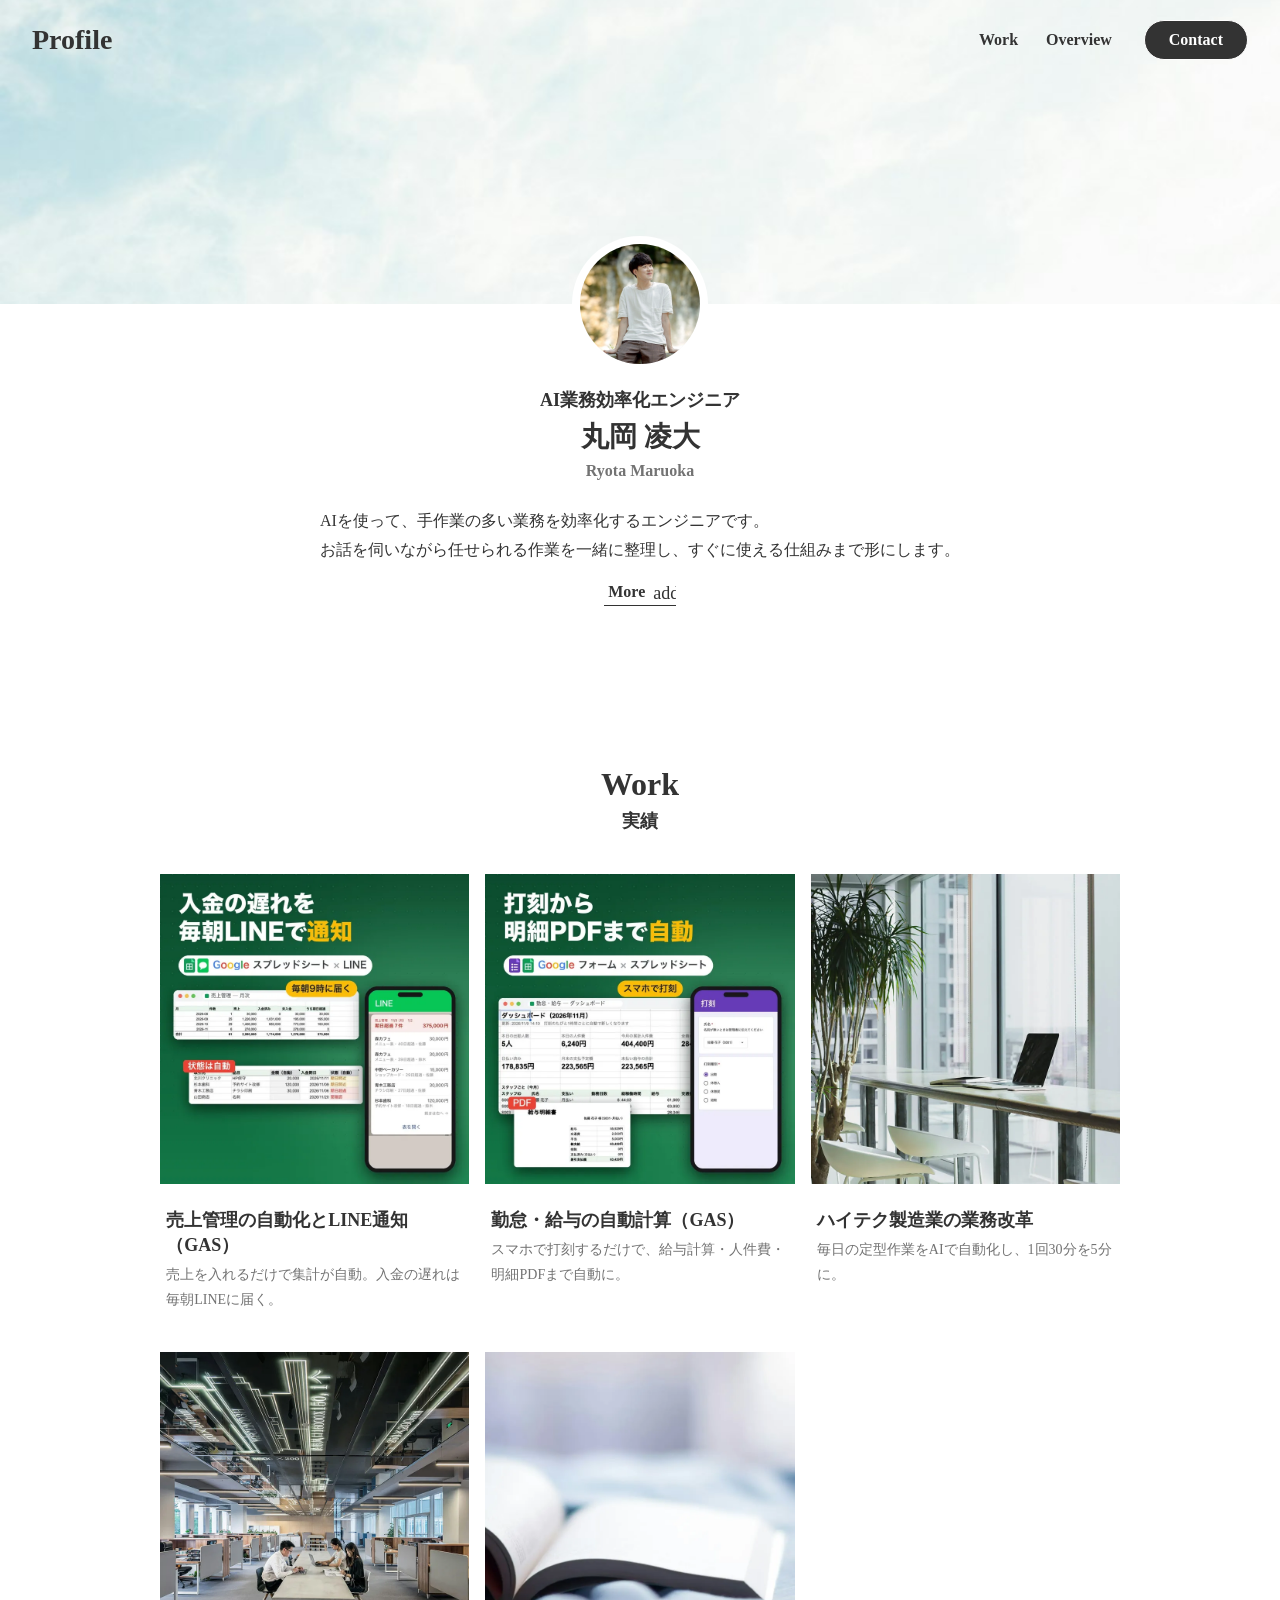
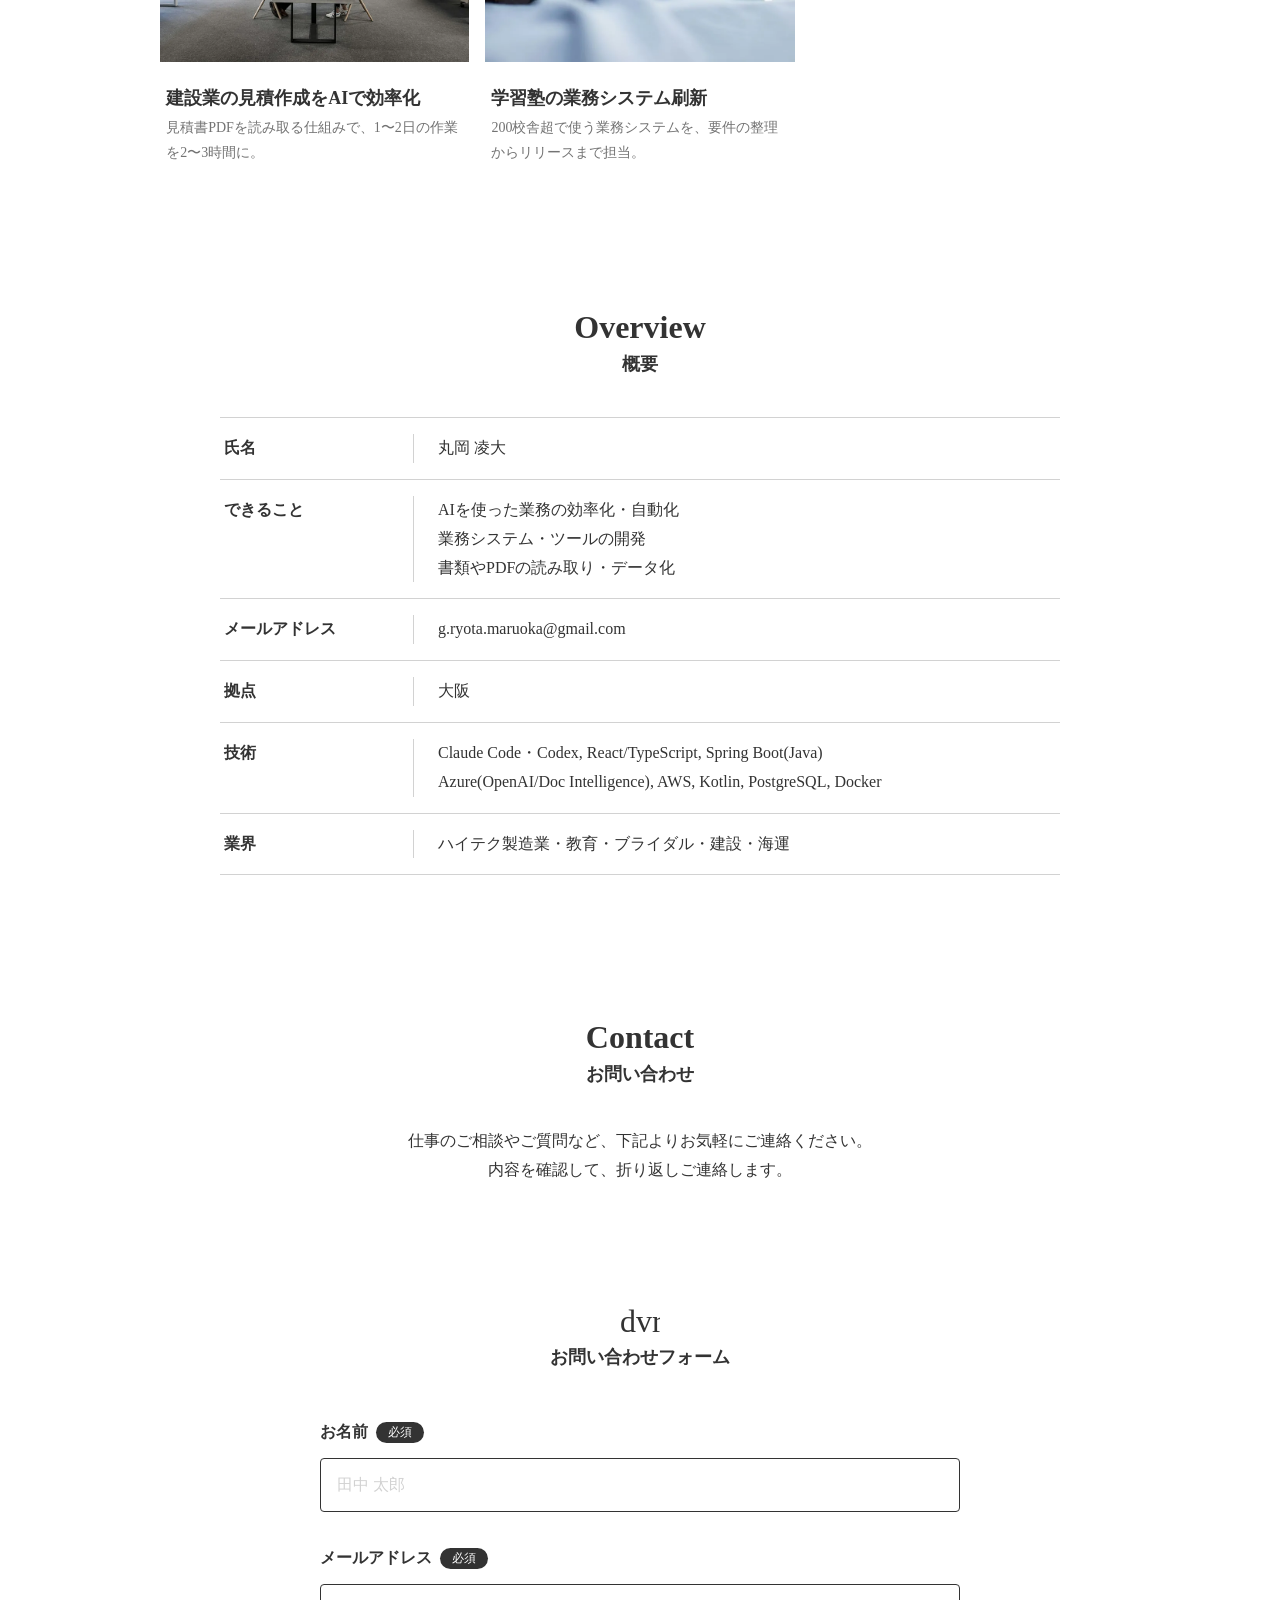
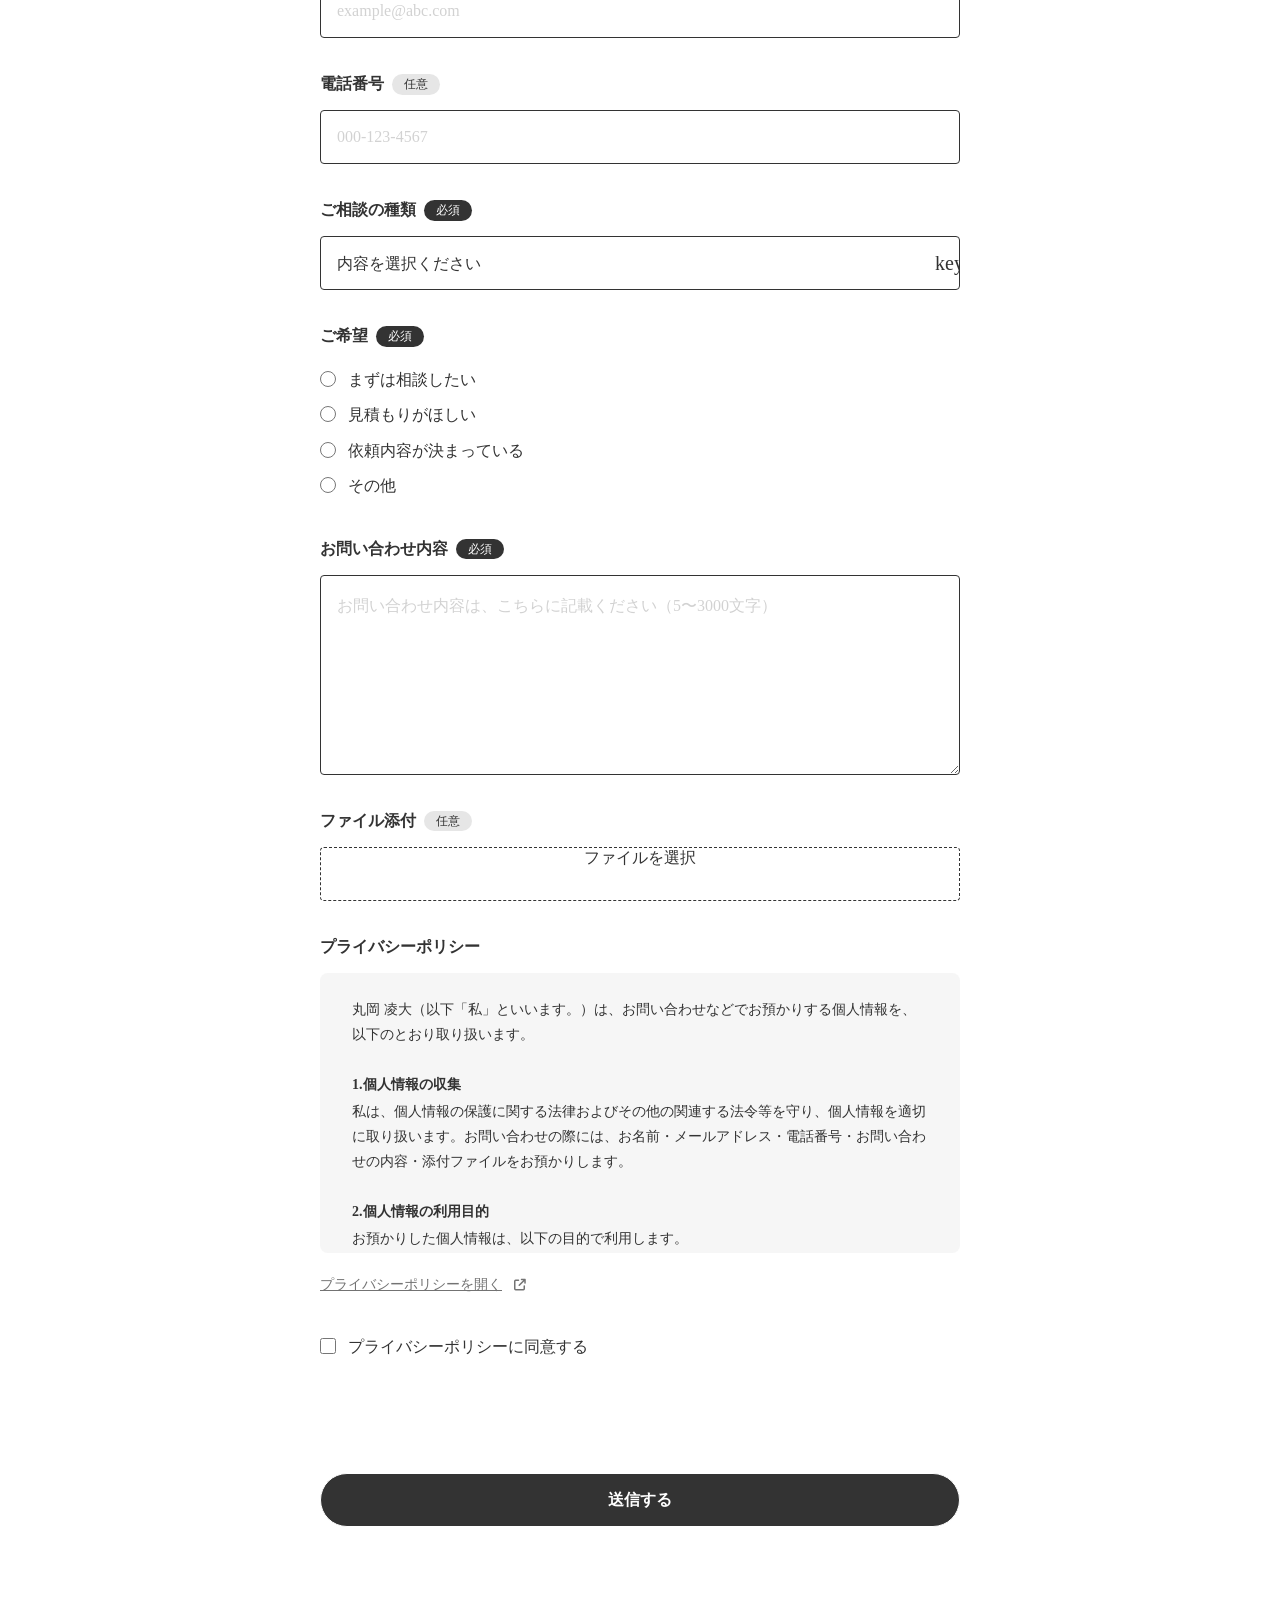
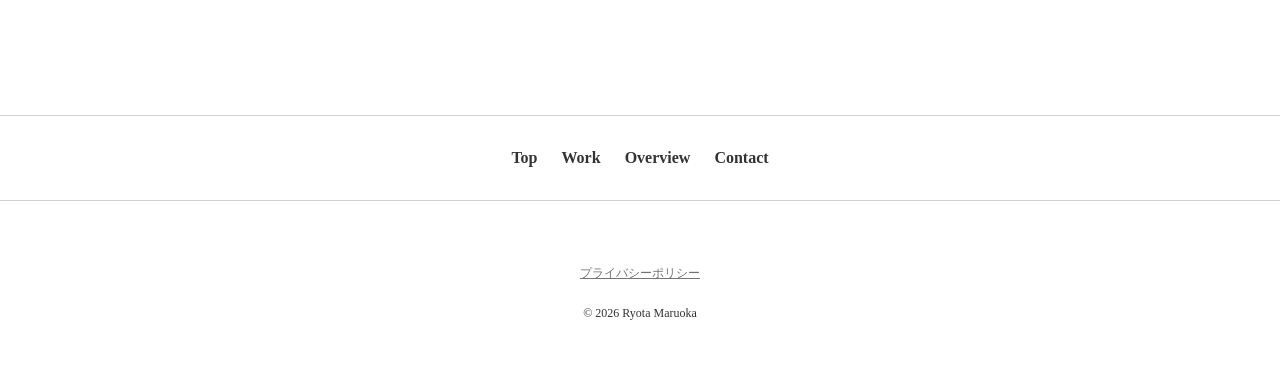
<file: index.html>
<!doctype html>
<html lang="ja"><head>
<meta charset="utf-8">
<meta name="viewport" content="width=device-width, initial-scale=1">
<!-- meta:start（tools/release_meta.py が入れる。手で直さない） -->
<title>AI業務効率化エンジニア 丸岡 凌大｜ポートフォリオ</title>
<meta name="description" content="大阪のAI業務効率化エンジニア、丸岡 凌大のポートフォリオです。毎日の転記や集計の自動化、AIの業務への取り入れ、社内で使う小さなツールや業務システムの開発を、作業の聞き取りから仕組みづくり、使い始めるまで一人で担当します。Google Apps Script による勤怠・給与と売上管理の自動化の試作や、製造業・建設業・教育での業務改革とシステム開発の実績を、画面と結果つきで載せています。ご相談はページ下のお問い合わせフォームからどうぞ。">
<link rel="canonical" href="https://gryotamaruoka-dev.github.io/portfolio/">
<meta property="og:title" content="AI業務効率化エンジニア 丸岡 凌大｜ポートフォリオ">
<meta property="og:description" content="大阪のAI業務効率化エンジニア、丸岡 凌大のポートフォリオです。毎日の転記や集計の自動化、AIの業務への取り入れ、社内で使う小さなツールや業務システムの開発を、作業の聞き取りから仕組みづくり、使い始めるまで一人で担当します。Google Apps Script による勤怠・給与と売上管理の自動化の試作や、製造業・建設業・教育での業務改革とシステム開発の実績を、画面と結果つきで載せています。ご相談はページ下のお問い合わせフォームからどうぞ。">
<meta property="og:url" content="https://gryotamaruoka-dev.github.io/portfolio/">
<meta property="og:type" content="website">
<meta property="og:image" content="https://gryotamaruoka-dev.github.io/portfolio/assets/og/top.png">
<meta property="og:image:width" content="1200">
<meta property="og:image:height" content="630">
<meta property="og:site_name" content="丸岡 凌大 | ポートフォリオ">
<meta property="og:locale" content="ja_JP">
<meta name="twitter:card" content="summary_large_image">
<meta name="theme-color" content="#333333">
<link rel="icon" href="assets/brand/favicon.ico" sizes="any">
<link rel="icon" type="image/png" sizes="32x32" href="assets/brand/favicon-32.png">
<link rel="icon" type="image/png" sizes="16x16" href="assets/brand/favicon-16.png">
<link rel="apple-touch-icon" href="assets/brand/apple-touch-icon.png">
<link rel="manifest" href="site.webmanifest">
<script type="application/ld+json">{"@context": "https://schema.org", "@type": "WebSite", "name": "丸岡 凌大 | ポートフォリオ", "url": "https://gryotamaruoka-dev.github.io/portfolio/", "inLanguage": "ja"}</script>
<script type="application/ld+json">{"@context": "https://schema.org", "@type": "Person", "name": "丸岡 凌大", "alternateName": "Ryota Maruoka", "jobTitle": "AI業務効率化エンジニア", "url": "https://gryotamaruoka-dev.github.io/portfolio/", "image": "https://gryotamaruoka-dev.github.io/portfolio/assets/profile.webp", "email": "mailto:g.ryota.maruoka@gmail.com", "address": {"@type": "PostalAddress", "addressRegion": "大阪府", "addressCountry": "JP"}, "knowsAbout": ["AIを使った業務の効率化・自動化", "業務システム・ツールの開発", "書類やPDFの読み取り・データ化", "Google Apps Script"]}</script>
<!-- meta:end -->
<meta http-equiv="Content-Security-Policy" content="default-src 'self'; script-src 'self' https://challenges.cloudflare.com; style-src 'self' 'unsafe-inline' https://fonts.googleapis.com https://cdnjs.cloudflare.com; font-src 'self' data: https://fonts.gstatic.com https://cdnjs.cloudflare.com; img-src 'self' data:; connect-src https://script.google.com https://script.googleusercontent.com; frame-src https://challenges.cloudflare.com; base-uri 'self'; form-action 'none'; object-src 'none'">
<meta name="referrer" content="strict-origin-when-cross-origin">
<link rel="stylesheet" href="https://fonts.googleapis.com/css?family=Noto+Sans+JP:300,400,700,900&amp;subset=japanese">
<link rel="stylesheet" href="https://fonts.googleapis.com/css2?family=Inter:wght@100;200;300;400;500;600;700;800;900&amp;display=swap">
<link rel="stylesheet" href="https://fonts.googleapis.com/css?family=Lato:100,100i,300,300i,400,400i,700,700i,900,900i">
<link rel="stylesheet" href="https://fonts.googleapis.com/css2?family=Material+Symbols+Outlined:opsz,wght,FILL,GRAD@24,100..700,0..1,0&amp;display=block">
<link rel="stylesheet" href="https://fonts.googleapis.com/css2?family=Material+Symbols+Rounded:opsz,wght,FILL,GRAD@24,100..700,0..1,0&amp;display=block">
<link rel="stylesheet" href="https://fonts.googleapis.com/css2?family=Material+Symbols+Sharp:opsz,wght,FILL,GRAD@24,100..700,0..1,0&amp;display=block">
<link rel="stylesheet" href="https://fonts.googleapis.com/icon?family=Material+Icons">
<link rel="stylesheet" href="https://cdnjs.cloudflare.com/ajax/libs/font-awesome/6.5.1/css/all.min.css">
<link rel="stylesheet" href="style.css?v=1795000000000">
<link rel="stylesheet" href="index-page.css?v=e406dc08c9">
</head>
<body>
<div class="page"><div class="box sd r1"><header class="box sd r2"><div class="box sd r3"><a class="box sd r4"><p class="text sd r5">Profile</p></a><div class="box sd r6"><nav class="box sd r7"><ul class="box sd r8"><li class="box sd r9"><a class="box sd r10"><p class="text sd r11">Work</p><div class="box sd r12"></div></a></li><li class="box sd r17"><a class="box sd r18"><p class="text sd r19">Overview</p><div class="box sd r20"></div></a></li></ul></nav><div class="box sd r23"><a class="box sd r24"><p class="text sd r25">Contact</p></a></div><button class="box sd r26" type="button" aria-label="メニューを開く"><i class="material-icons sd r27">menu</i></button></div></div></header><main class="box sd r28"><div class="box sd r29"><div class="image sd r30"><div class="image-background bg-hero"></div></div></div><div class="box sd r31"><div class="box sd r32"><div class="image sd r33"><div class="image-background bg-profile" role="img" aria-label="丸岡のプロフィール写真"></div></div><p class="text dcb53ec8 sd r34">AI業務効率化エンジニア</p><h1 class="text sd r35">丸岡 凌大</h1><p class="text sd r36">Ryota Maruoka</p><p class="text 1f8a2a21 sd r46">AIを使って、手作業の多い業務を効率化するエンジニアです。<br>お話を伺いながら任せられる作業を一緒に整理し、すぐに使える仕組みまで形にします。</p><div class="box sd r47"><button class="button sd r48"><p class="text sd r49">More</p><p class="text sd absolute r50">Close<br></p><i aria-hidden="true" class="material-symbols-outlined material-symbols sd r51">add</i><div class="box sd absolute r52"></div><div class="box sd absolute r53"></div></button><div class="box sd r54"><div class="box sd r55"><p class="text 1f8a2a21 sd r56">こんなご相談をお受けしています。<br>・毎日の転記や集計を自動にしたい<br>・AIを業務に取り入れたいが、何から始めればよいか分からない<br>・社内で使う小さなツールや業務システムを作りたい<br>作業の聞き取りから、仕組みづくり、使い始めるまでを一人で担当します。</p></div></div></div></div><div class="box sd r57"></div></div><section class="box sd r73" aria-label="Work 実績"><div class="box sd r74"><div class="box sd r75"><h2 class="text ee9a36bf sd r76">Work</h2><p class="text ed8306b5 sd r77">実績</p></div><ul class="box sd r78"><li class="box sd r79"><a href="works/uriage-gas.html" class="work-link"><div class="box sd r80"><div class="box sd r81"><img loading="lazy" decoding="async" width="800" height="800" alt="売上管理の月次の集計と、LINE に届く通知の画面" src="assets/work-uriage-thumb.webp" class="img sd r82"></div><div class="box sd r83"><h3 class="text dcb53ec8 sd r84">売上管理の自動化とLINE通知（GAS）</h3><p class="text 8283ad1f sd r85">売上を入れるだけで集計が自動。入金の遅れは毎朝LINEに届く。</p></div></div></a></li><li class="box sd r79"><a href="works/kintai-gas.html" class="work-link"><div class="box sd r80"><div class="box sd r81"><img loading="lazy" decoding="async" width="800" height="800" alt="勤怠・給与のダッシュボードの画面" src="assets/work-kintai-thumb.webp" class="img sd r82"></div><div class="box sd r83"><h3 class="text dcb53ec8 sd r84">勤怠・給与の自動計算（GAS）</h3><p class="text 8283ad1f sd r85">スマホで打刻するだけで、給与計算・人件費・明細PDFまで自動に。</p></div></div></a></li><li class="box sd r79"><a href="works/ai-bpr.html" class="work-link"><div class="box sd r80"><div class="box sd r81"><img loading="lazy" decoding="async" width="800" height="800" alt="" src="assets/3048f4d47a46.webp" class="img sd r82"></div><div class="box sd r83"><h3 class="text dcb53ec8 sd r84">ハイテク製造業の業務改革</h3><p class="text 8283ad1f sd r85">毎日の定型作業をAIで自動化し、1回30分を5分に。</p></div></div></a></li><li class="box sd r86"><a href="works/estimate-ai.html" class="work-link"><div class="box sd r87"><div class="box sd r88"><img loading="lazy" decoding="async" width="800" height="800" alt="" src="assets/1ed0d5e38161.webp" class="img sd r89"></div><div class="box sd r90"><h3 class="text dcb53ec8 sd r91">建設業の見積作成をAIで効率化</h3><p class="text 8283ad1f sd r92">見積書PDFを読み取る仕組みで、1〜2日の作業を2〜3時間に。</p></div></div></a></li><li class="box sd r93"><a href="works/juku-system.html" class="work-link"><div class="box sd r94"><div class="box sd r95"><img loading="lazy" decoding="async" width="800" height="800" alt="" src="assets/0348db44d5a6.webp" class="img sd r96"></div><div class="box sd r97"><h3 class="text dcb53ec8 sd r98">学習塾の業務システム刷新</h3><p class="text 8283ad1f sd r99">200校舎超で使う業務システムを、要件の整理からリリースまで担当。</p></div></div></a></li></ul></div></section><section class="box sd r106" aria-label="Overview 概要"><div class="box sd r107"><div class="box sd r108"><h2 class="text ee9a36bf sd r109">Overview</h2><p class="text ed8306b5 sd r110">概要</p></div><ul class="box sd r111"><li class="box sd r112"><div class="box sd r113"><div class="box sd r114"><h3 class="text 13bd5f57 sd r115">氏名</h3><div class="box sd absolute r116"></div></div><p class="text 1f8a2a21 sd r117">丸岡 凌大</p></div></li><li class="box sd r118"><div class="box sd r119"><div class="box sd r120"><h3 class="text 13bd5f57 sd r121">できること</h3><div class="box sd absolute r122"></div></div><p class="text 1f8a2a21 sd r123">AIを使った業務の効率化・自動化<br>業務システム・ツールの開発<br>書類やPDFの読み取り・データ化</p></div></li><li class="box sd r124"><div class="box sd r125"><div class="box sd r126"><h3 class="text 13bd5f57 sd r127">メールアドレス</h3><div class="box sd absolute r128"></div></div><p class="text 1f8a2a21 sd r129">g.ryota.maruoka@gmail.com</p></div></li><li class="box sd r136"><div class="box sd r137"><div class="box sd r138"><h3 class="text 13bd5f57 sd r139">拠点</h3><div class="box sd absolute r140"></div></div><p class="text 1f8a2a21 sd r141">大阪</p></div></li><li class="box sd r142"><div class="box sd r143"><div class="box sd r144"><h3 class="text 13bd5f57 sd r145">技術</h3><div class="box sd absolute r146"></div></div><p class="text 1f8a2a21 sd r147">Claude Code・Codex, React/TypeScript, Spring Boot(Java)<br>Azure(OpenAI/Doc Intelligence), AWS, Kotlin, PostgreSQL, Docker</p></div></li><li class="box sd r148"><div class="box sd r149"><div class="box sd r150"><h3 class="text 13bd5f57 sd r151">業界</h3><div class="box sd absolute r152"></div></div><p class="text 1f8a2a21 sd r153">ハイテク製造業・教育・ブライダル・建設・海運</p></div></li></ul></div></section><section class="box sd r155" aria-label="Contact お問い合わせ"><div class="box sd r156"><div class="box sd r157"><h2 class="text ee9a36bf sd r158">Contact</h2><p class="text ed8306b5 sd r159">お問い合わせ</p></div><p class="text 1f8a2a21 sd r160">仕事のご相談やご質問など、下記よりお気軽にご連絡ください。<br>内容を確認して、折り返しご連絡します。</p><div class="box sd r177"><i class="material-symbols-outlined material-symbols sd r178">dvr</i><h3 class="text dcb53ec8 sd r179">お問い合わせフォーム</h3><form name="お問い合わせフォーム" class="form sd r180" id="contact-form" data-endpoint="https://script.google.com/macros/s/AKfycbxybPlpJHvPiABtnQP-vf3SPsj-H_d_gJrHRan_QUI1A7oVPyzrt53uV04S5vzN6h0/exec" data-sitekey="0x4AAAAAAF52sQ0TiVy5_7dK"><div class="hp-field" aria-hidden="true"><label>空けておいてください<input type="text" name="website" tabindex="-1" autocomplete="off"></label></div><div class="box sd r181"><div class="box sd r182"><label class="text sd r183" for="f-name">お名前</label><div class="box sd r184"><p class="text sd r185">必須<br></p></div></div><input name="お名前" id="f-name" aria-label="お名前（必須）" autocomplete="name" placeholder="田中 太郎" required="" maxlength="50" type="text" class="input r186" value=""></div><div class="box sd r187"><div class="box sd r188"><label class="text sd r189" for="f-email">メールアドレス</label><div class="box sd r190"><p class="text sd r191">必須<br></p></div></div><input name="メールアドレス" id="f-email" aria-label="メールアドレス（必須）" autocomplete="email" placeholder="example@abc.com" required="" maxlength="254" type="email" class="input r192" value=""></div><div class="box sd r193"><div class="box sd r194"><label class="text sd r195" for="f-tel">電話番号</label><div class="box sd r196"><p class="text sd r197">任意<br></p></div></div><input name="電話番号" id="f-tel" aria-label="電話番号（任意）" autocomplete="tel" placeholder="000-123-4567" maxlength="20" type="tel" class="input r198" value=""></div><div class="box sd r199"><div class="box sd r200"><label class="text sd r201" for="f-kind">ご相談の種類</label><div class="box sd r202"><p class="text sd r203">必須<br></p></div></div><div class="box sd r204"><select name="ご相談の種類" id="f-kind" aria-label="ご相談の種類（必須）" required="" class="select sd r205"><option selected="" value="">内容を選択ください</option><option value="業務の自動化・効率化">業務の自動化・効率化</option><option value="AIの導入・活用">AIの導入・活用</option><option value="システム・ツールの開発">システム・ツールの開発</option><option value="その他">その他</option></select><i class="material-icons sd absolute r206">keyboard_arrow_down</i></div></div><div class="box sd r207"><div class="box sd r208"><p class="text sd r209">ご希望</p><div class="box sd r210"><p class="text sd r211">必須<br></p></div></div><div class="box sd r212" role="radiogroup" aria-label="ご希望（必須）"><div class="box sd r213"><input name="ご希望" required="" class="radio sd r214" type="radio" value="まずは相談したい" aria-label="まずは相談したい"><span class="text sd r215">まずは相談したい</span></div><div class="box sd r216"><input name="ご希望" required="" class="radio sd r217" type="radio" value="見積もりがほしい" aria-label="見積もりがほしい"><span class="text sd r218">見積もりがほしい</span></div><div class="box sd r219"><input name="ご希望" required="" class="radio sd r220" type="radio" value="依頼内容が決まっている" aria-label="依頼内容が決まっている"><span class="text sd r221">依頼内容が決まっている</span></div><div class="box sd r222"><input name="ご希望" required="" class="radio sd r223" type="radio" value="その他" aria-label="その他"><span class="text sd r224">その他</span></div></div></div><div class="box sd r225"><div class="box sd r226"><label class="text sd r227" for="f-message">お問い合わせ内容</label><div class="box sd r228"><p class="text sd r229">必須<br></p></div></div><textarea name="お問い合わせ内容" id="f-message" aria-label="お問い合わせ内容（必須）" placeholder="お問い合わせ内容は、こちらに記載ください（5〜3000文字）" required="" minlength="5" maxlength="3000" class="textarea r230"></textarea></div><div class="box sd r231"><div class="box sd r232"><label class="text sd r233" for="f-file">ファイル添付</label><div class="box sd r234"><p class="text sd r235">任意<br></p></div></div><label class="file sd r236"><input type="file" name="ファイル" id="f-file" aria-label="ファイル添付（任意）" accept=".pdf,.png,.jpg,.jpeg,.gif,.webp,.docx,.xlsx,.pptx,.csv,.txt">ファイルを選択</label></div><div class="box sd r237"><div class="box sd r238"><p class="text sd r239">プライバシーポリシー</p></div><div class="box sd r240"><div class="box sd r241"><p class="text 8283ad1f sd r242">丸岡 凌大（以下「私」といいます。）は、お問い合わせなどでお預かりする個人情報を、以下のとおり取り扱います。</p><p class="text sd r243">1.個人情報の収集</p><p class="text 8283ad1f sd r244">私は、個人情報の保護に関する法律およびその他の関連する法令等を守り、個人情報を適切に取り扱います。お問い合わせの際には、お名前・メールアドレス・電話番号・お問い合わせの内容・添付ファイルをお預かりします。</p><p class="text sd r245">2.個人情報の利用目的</p><p class="text 8283ad1f sd r246">お預かりした個人情報は、以下の目的で利用します。<br>・お問い合わせへの返信<br>・ご相談内容の確認と、お見積り・ご提案の作成<br>・ご依頼いただいた業務の実施とご連絡</p><p class="text sd r247">3.個人情報の第三者提供</p><p class="text 8283ad1f sd r248">法令に基づく場合を除き、ご本人の同意なく個人情報を第三者に提供しません。</p><p class="text sd r249">4.個人情報の安全管理</p><p class="text 8283ad1f sd r250">お預かりした個人情報は、漏えい・紛失・改ざんが起きないよう適切に管理し、不要になったものは速やかに削除します。</p><p class="text sd r251">5.外部サービスの利用</p><p class="text 8283ad1f sd r252">メールなど、業務で使うクラウドサービスに個人情報を保存することがあります。その場合も、上記の利用目的の範囲内で取り扱います。</p><p class="text sd r253">6.事業者の氏名</p><p class="text 8283ad1f sd r254">丸岡 凌大（個人）</p><p class="text sd r255">7.お問い合わせ窓口</p><p class="text 8283ad1f sd r256">ご自身の個人情報の開示・訂正・削除などをご希望の場合は、以下までご連絡ください。<br>・メールアドレス：g.ryota.maruoka@gmail.com<br><br>2026年11月9日 制定</p></div></div><div class="box sd r257"><a class="box sd r258" href="privacy.html" target="_blank" rel="noopener"><p class="text sd r259">プライバシーポリシーを開く</p><i aria-label="新規タブで開く" class="fa-solid fa-arrow-up-right-from-square sd r260"></i></a></div><div class="box sd r261"><input name="プライバシーポリシー同意" aria-label="プライバシーポリシーに同意する" required="" class="checkbox sd r262" type="checkbox"><p class="text sd r263">プライバシーポリシーに同意する</p></div></div><div class="cf-turnstile-slot" id="turnstile-slot"></div><button class="button sd r264" type="submit"><p class="text 1fa5f15e sd r265">送信する</p></button><p class="form-status" id="form-status" role="status" aria-live="polite"></p></form></div></div></section></main><footer class="box sd r266"><div class="box sd r267"><ul class="box sd r268"><li class="box sd r269"><a class="box sd r270"><p class="text sd r271">Top</p></a></li><li class="box sd r272"><a class="box sd r273"><p class="text sd r274">Work</p></a></li><li class="box sd r278"><a class="box sd r279"><p class="text sd r280">Overview</p></a></li><li class="box sd r281"><a class="box sd r282"><p class="text sd r283">Contact</p></a></li></ul></div><div class="box sd r284"><div class="box sd r285"><a class="text sd r286" href="privacy.html">プライバシーポリシー</a></div><p class="text sd r287">© 2026 Ryota Maruoka</p></div></footer></div></div>
<script src="site.js?v=1794197414207"></script>
<script src="contact.js?v=6" defer></script>


</body></html>
</file>
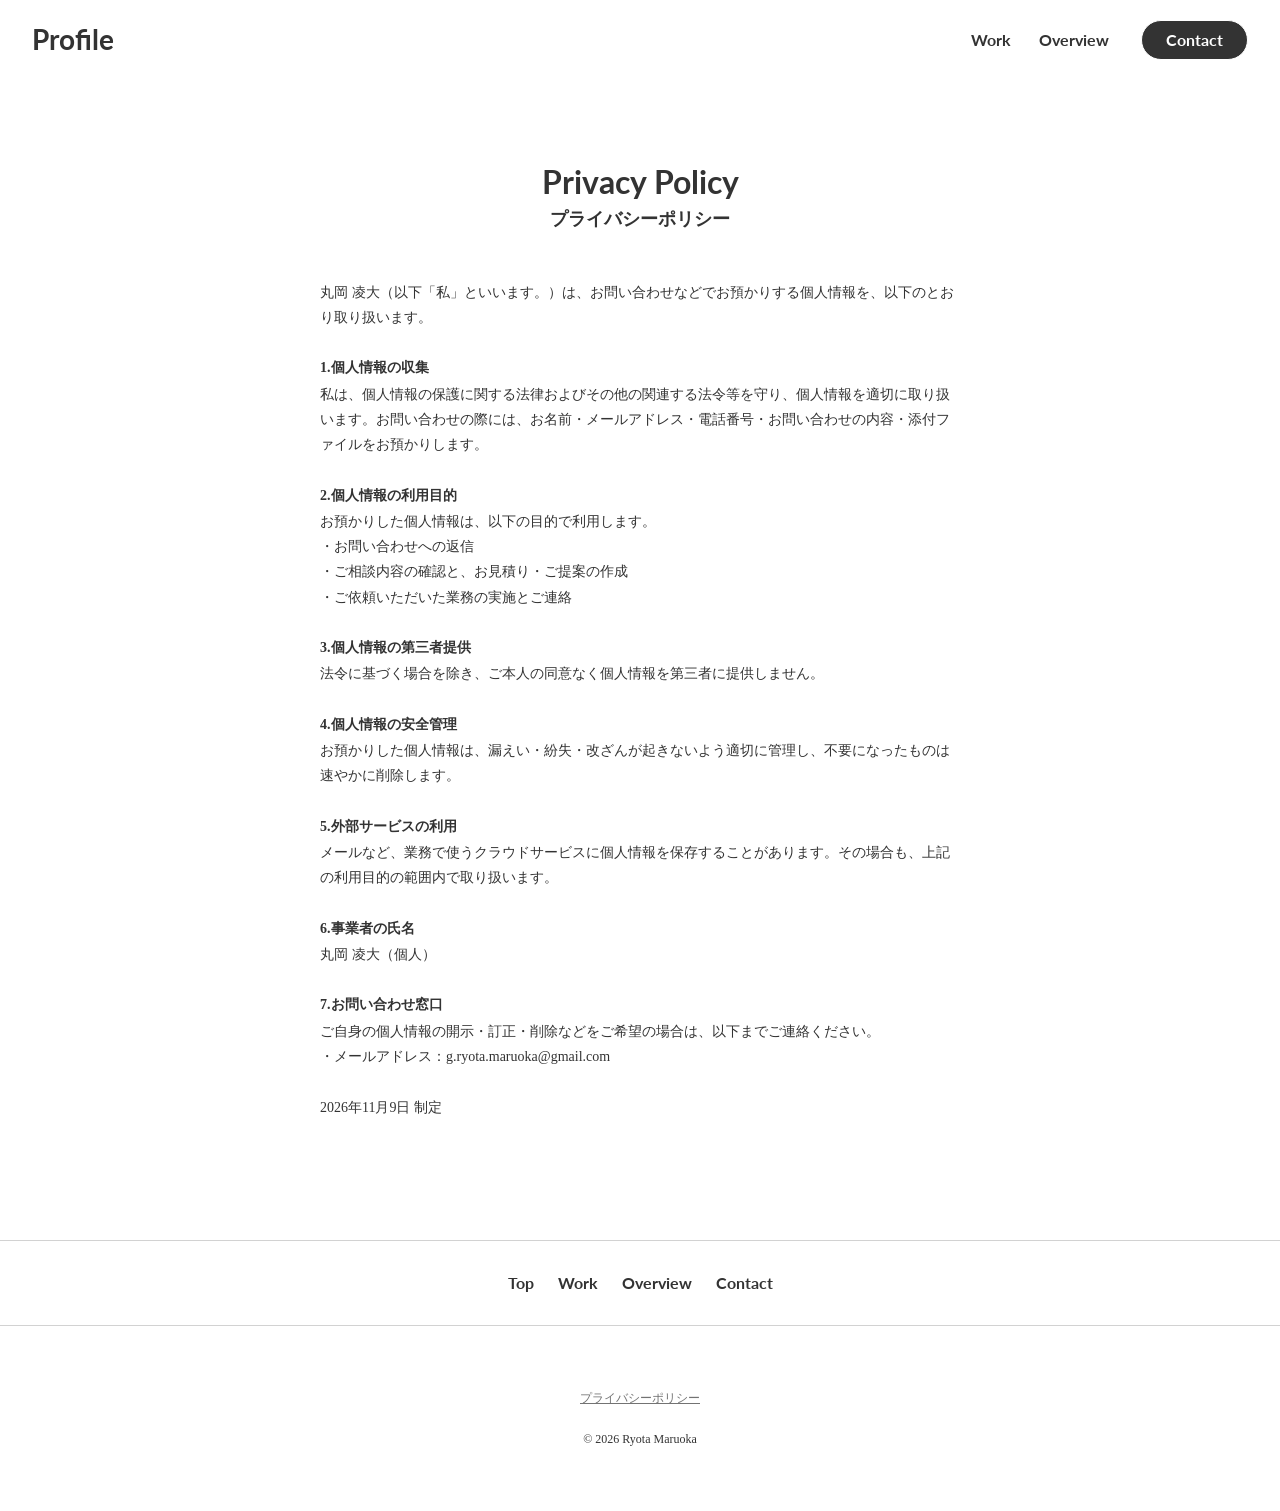
<file: privacy.html>
<!doctype html>
<html lang="ja"><head>
<meta charset="utf-8">
<meta name="viewport" content="width=device-width, initial-scale=1">
<!-- meta:start（tools/release_meta.py が入れる。手で直さない） -->
<title>プライバシーポリシー｜丸岡 凌大のポートフォリオ</title>
<meta name="description" content="丸岡 凌大のポートフォリオサイトのプライバシーポリシーです。お問い合わせの際にお預かりするお名前・メールアドレス・電話番号・お問い合わせの内容・添付ファイルについて、利用の目的、第三者への提供をしないこと、漏えいや紛失を防ぐ安全管理、業務で使うクラウドサービスへの保存、開示・訂正・削除をご希望の時の窓口を定めています。">
<link rel="canonical" href="https://gryotamaruoka-dev.github.io/portfolio/privacy.html">
<meta property="og:title" content="プライバシーポリシー｜丸岡 凌大のポートフォリオ">
<meta property="og:description" content="丸岡 凌大のポートフォリオサイトのプライバシーポリシーです。お問い合わせの際にお預かりするお名前・メールアドレス・電話番号・お問い合わせの内容・添付ファイルについて、利用の目的、第三者への提供をしないこと、漏えいや紛失を防ぐ安全管理、業務で使うクラウドサービスへの保存、開示・訂正・削除をご希望の時の窓口を定めています。">
<meta property="og:url" content="https://gryotamaruoka-dev.github.io/portfolio/privacy.html">
<meta property="og:type" content="website">
<meta property="og:image" content="https://gryotamaruoka-dev.github.io/portfolio/assets/og/top.png">
<meta property="og:image:width" content="1200">
<meta property="og:image:height" content="630">
<meta property="og:site_name" content="丸岡 凌大 | ポートフォリオ">
<meta property="og:locale" content="ja_JP">
<meta name="twitter:card" content="summary_large_image">
<meta name="theme-color" content="#333333">
<link rel="icon" href="assets/brand/favicon.ico" sizes="any">
<link rel="icon" type="image/png" sizes="32x32" href="assets/brand/favicon-32.png">
<link rel="icon" type="image/png" sizes="16x16" href="assets/brand/favicon-16.png">
<link rel="apple-touch-icon" href="assets/brand/apple-touch-icon.png">
<link rel="manifest" href="site.webmanifest">
<script type="application/ld+json">{"@context": "https://schema.org", "@type": "BreadcrumbList", "itemListElement": [{"@type": "ListItem", "position": 1, "name": "トップ", "item": "https://gryotamaruoka-dev.github.io/portfolio/"}, {"@type": "ListItem", "position": 2, "name": "プライバシーポリシー", "item": "https://gryotamaruoka-dev.github.io/portfolio/privacy.html"}]}</script>
<!-- meta:end -->
<link rel="stylesheet" href="https://fonts.googleapis.com/css?family=Noto+Sans+JP:300,400,700,900&amp;subset=japanese">
<link rel="stylesheet" href="https://fonts.googleapis.com/css2?family=Inter:wght@100;200;300;400;500;600;700;800;900&amp;display=swap">
<link rel="stylesheet" href="https://fonts.googleapis.com/css?family=Lato:100,100i,300,300i,400,400i,700,700i,900,900i">
<link rel="stylesheet" href="https://fonts.googleapis.com/css2?family=Material+Symbols+Outlined:opsz,wght,FILL,GRAD@24,100..700,0..1,0&amp;display=block">
<link rel="stylesheet" href="https://fonts.googleapis.com/css2?family=Material+Symbols+Rounded:opsz,wght,FILL,GRAD@24,100..700,0..1,0&amp;display=block">
<link rel="stylesheet" href="https://fonts.googleapis.com/css2?family=Material+Symbols+Sharp:opsz,wght,FILL,GRAD@24,100..700,0..1,0&amp;display=block">
<link rel="stylesheet" href="https://fonts.googleapis.com/icon?family=Material+Icons">
<link rel="stylesheet" href="https://cdnjs.cloudflare.com/ajax/libs/font-awesome/6.5.1/css/all.min.css">
<link rel="stylesheet" href="privacy.css">
<link rel="stylesheet" href="privacy-page.css?v=40101c990d">
</head>
<body>
<div class="page"><div class="box sd p1"><header class="box sd p2"><div class="box sd p3"><a class="box sd p4" href="index.html"><p class="text sd p5">Profile</p></a><div class="box sd p6"><nav class="box sd p7"><ul class="box sd p8"><li class="box sd p9"><a class="box sd p10" href="index.html#work"><p class="text sd p11">Work</p><div class="box sd p12"></div></a></li><li class="box sd p17"><a class="box sd p18" href="index.html#overview"><p class="text sd p19">Overview</p><div class="box sd p20"></div></a></li></ul></nav><div class="box sd p23"><a class="box sd p24" href="index.html#contact"><p class="text sd p25">Contact</p></a></div><button class="box sd p26"><i class="material-icons sd p27">menu</i></button></div></div></header><main class="box sd p28"><div class="box sd p29"><div class="box sd p30"><h1 class="text ee9a36bf sd p31">Privacy Policy</h1><p class="text ed8306b5 sd p32">プライバシーポリシー</p></div><div class="box sd p33"><p class="text 8283ad1f sd p34">丸岡 凌大（以下「私」といいます。）は、お問い合わせなどでお預かりする個人情報を、以下のとおり取り扱います。</p><h2 class="text sd p35 privacy-h">1.個人情報の収集</h2><p class="text 8283ad1f sd p36">私は、個人情報の保護に関する法律およびその他の関連する法令等を守り、個人情報を適切に取り扱います。お問い合わせの際には、お名前・メールアドレス・電話番号・お問い合わせの内容・添付ファイルをお預かりします。</p><h2 class="text sd p37 privacy-h">2.個人情報の利用目的</h2><p class="text 8283ad1f sd p38">お預かりした個人情報は、以下の目的で利用します。<br>・お問い合わせへの返信<br>・ご相談内容の確認と、お見積り・ご提案の作成<br>・ご依頼いただいた業務の実施とご連絡</p><h2 class="text sd p39 privacy-h">3.個人情報の第三者提供</h2><p class="text 8283ad1f sd p40">法令に基づく場合を除き、ご本人の同意なく個人情報を第三者に提供しません。</p><h2 class="text sd p41 privacy-h">4.個人情報の安全管理</h2><p class="text 8283ad1f sd p42">お預かりした個人情報は、漏えい・紛失・改ざんが起きないよう適切に管理し、不要になったものは速やかに削除します。</p><h2 class="text sd p43 privacy-h">5.外部サービスの利用</h2><p class="text 8283ad1f sd p44">メールなど、業務で使うクラウドサービスに個人情報を保存することがあります。その場合も、上記の利用目的の範囲内で取り扱います。</p><h2 class="text sd p45 privacy-h">6.事業者の氏名</h2><p class="text 8283ad1f sd p46">丸岡 凌大（個人）</p><h2 class="text sd p47 privacy-h">7.お問い合わせ窓口</h2><p class="text 8283ad1f sd p48">ご自身の個人情報の開示・訂正・削除などをご希望の場合は、以下までご連絡ください。<br>・メールアドレス：g.ryota.maruoka@gmail.com<br><br>2026年11月9日 制定</p></div></div></main><footer class="box sd p49"><div class="box sd p50"><ul class="box sd p51"><li class="box sd p52"><a class="box sd p53" href="index.html"><p class="text sd p54">Top</p></a></li><li class="box sd p55"><a class="box sd p56" href="index.html#work"><p class="text sd p57">Work</p></a></li><li class="box sd p61"><a class="box sd p62" href="index.html#overview"><p class="text sd p63">Overview</p></a></li><li class="box sd p64"><a class="box sd p65" href="index.html#contact"><p class="text sd p66">Contact</p></a></li></ul></div><div class="box sd p67"><div class="box sd p68"><a class="text sd p69" href="privacy.html">プライバシーポリシー</a></div><p class="text sd p70">© 2026 Ryota Maruoka</p></div></footer></div></div>
<script src="site.js"></script>


</body></html>
</file>
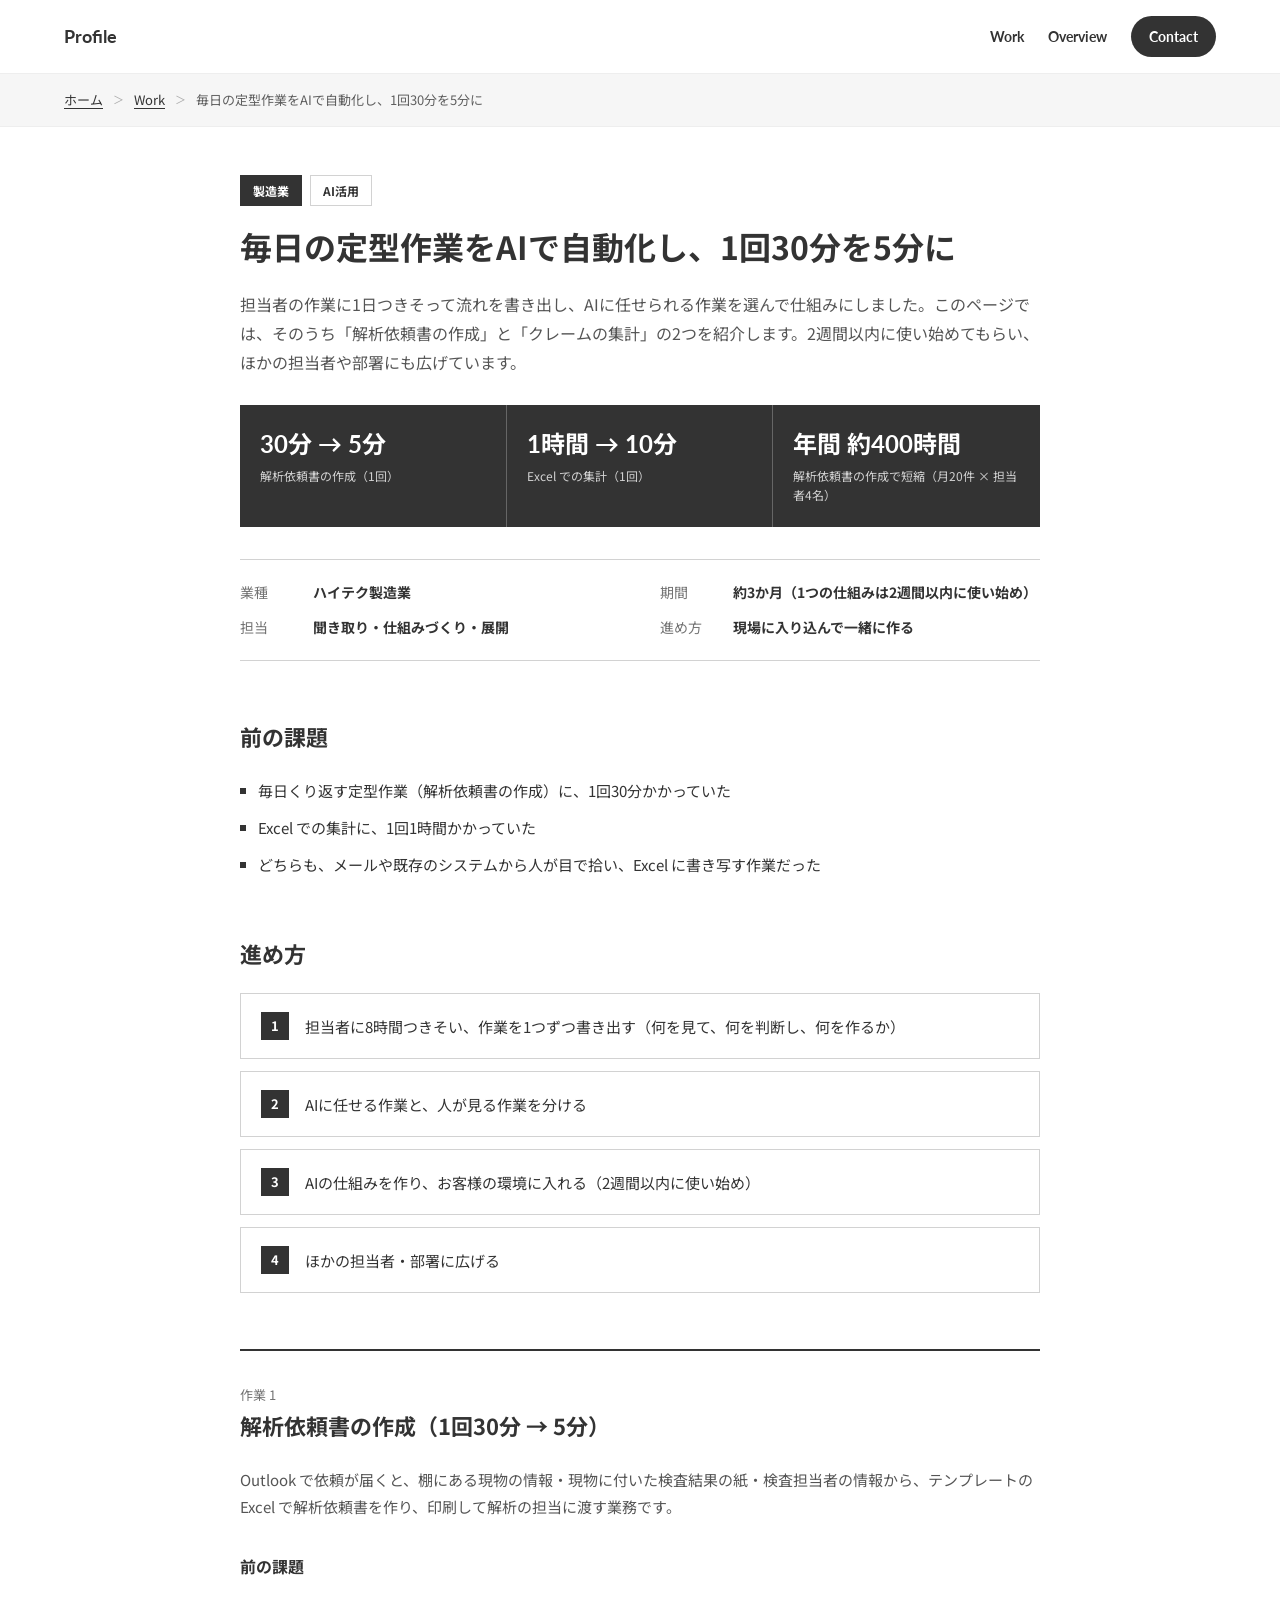
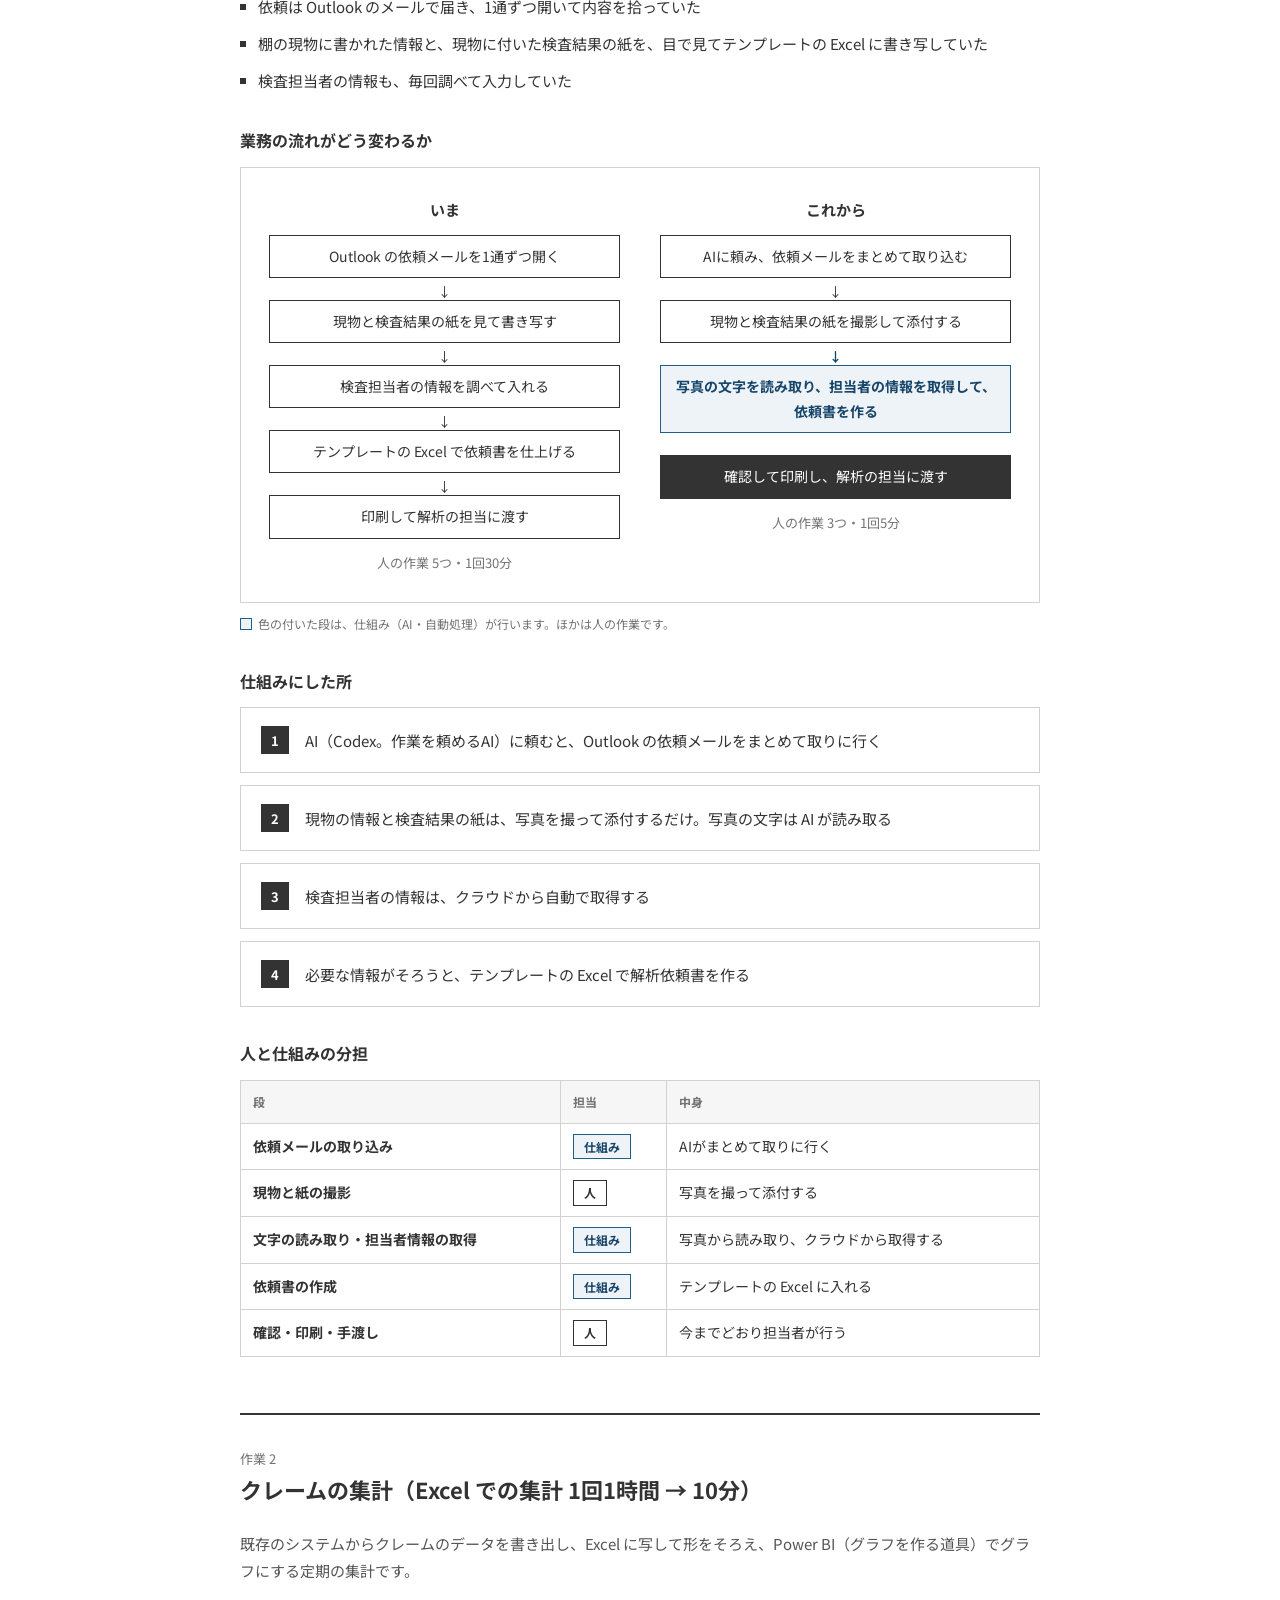
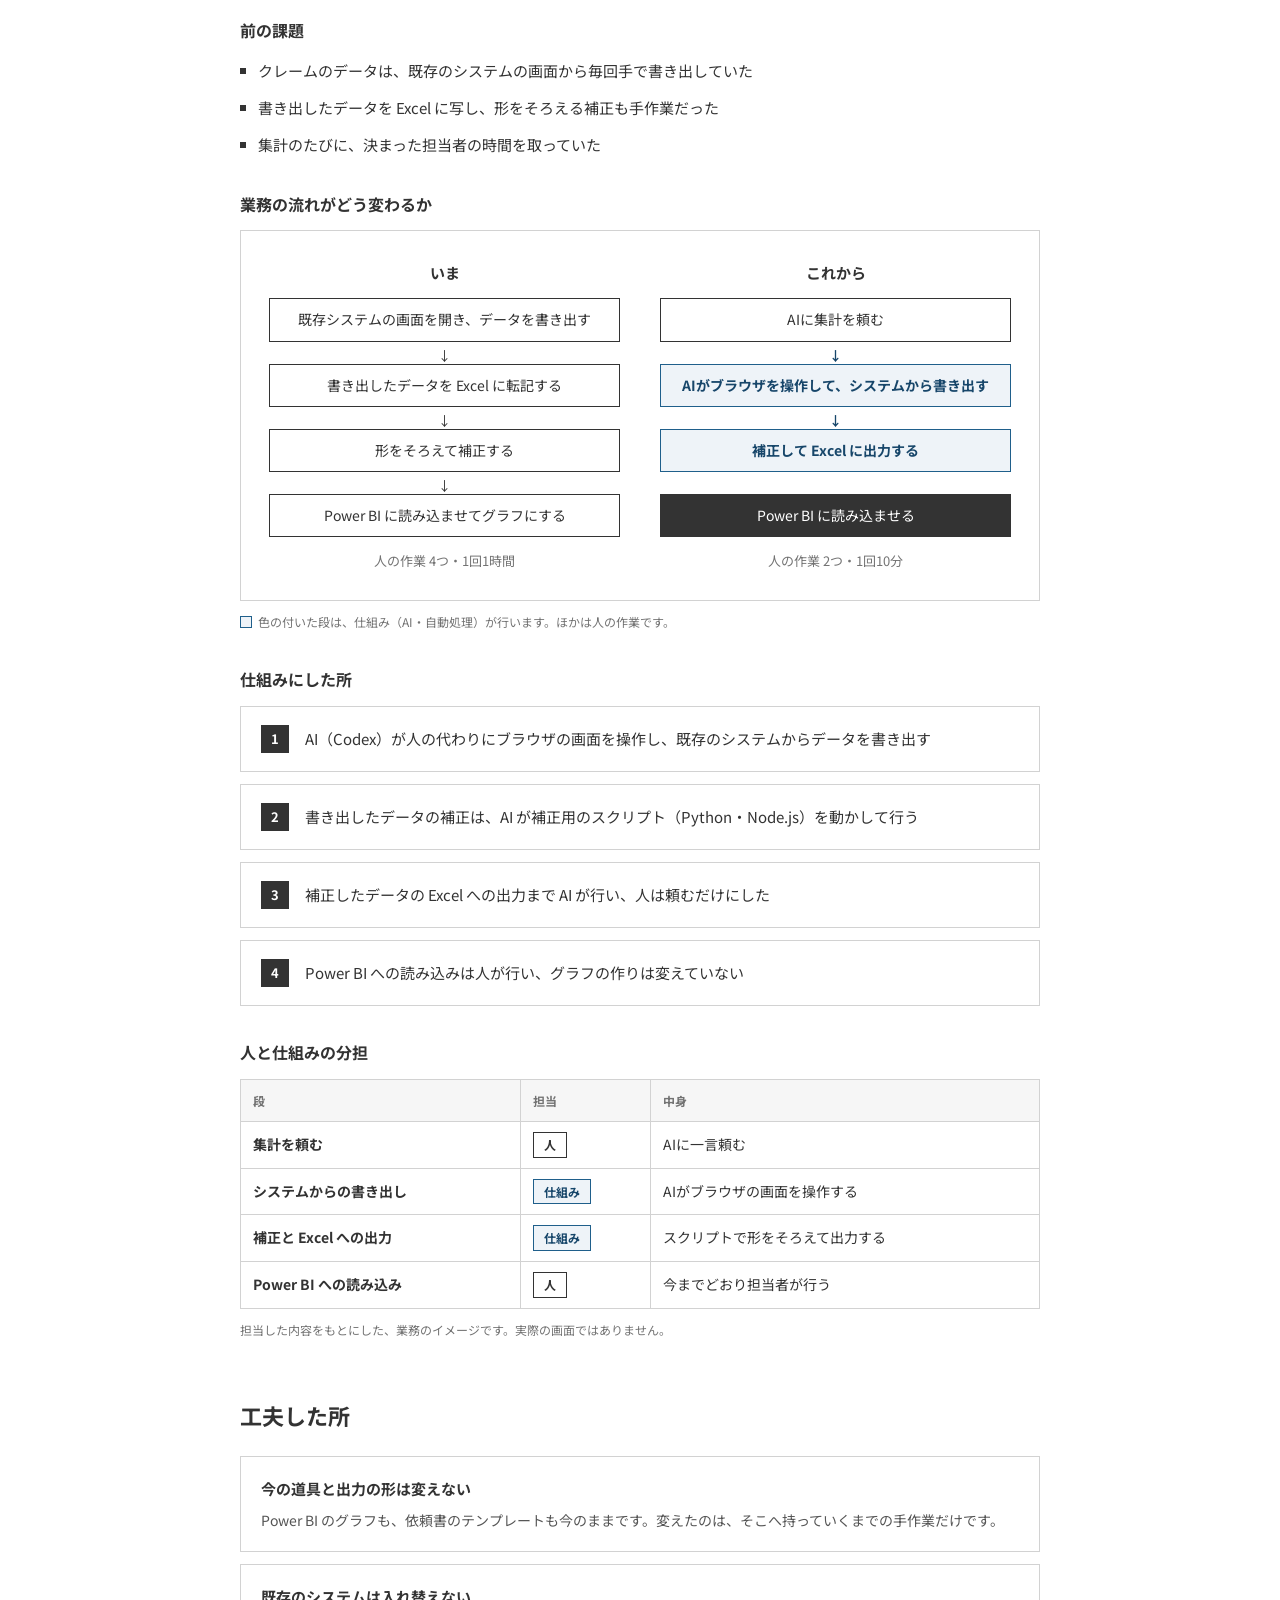
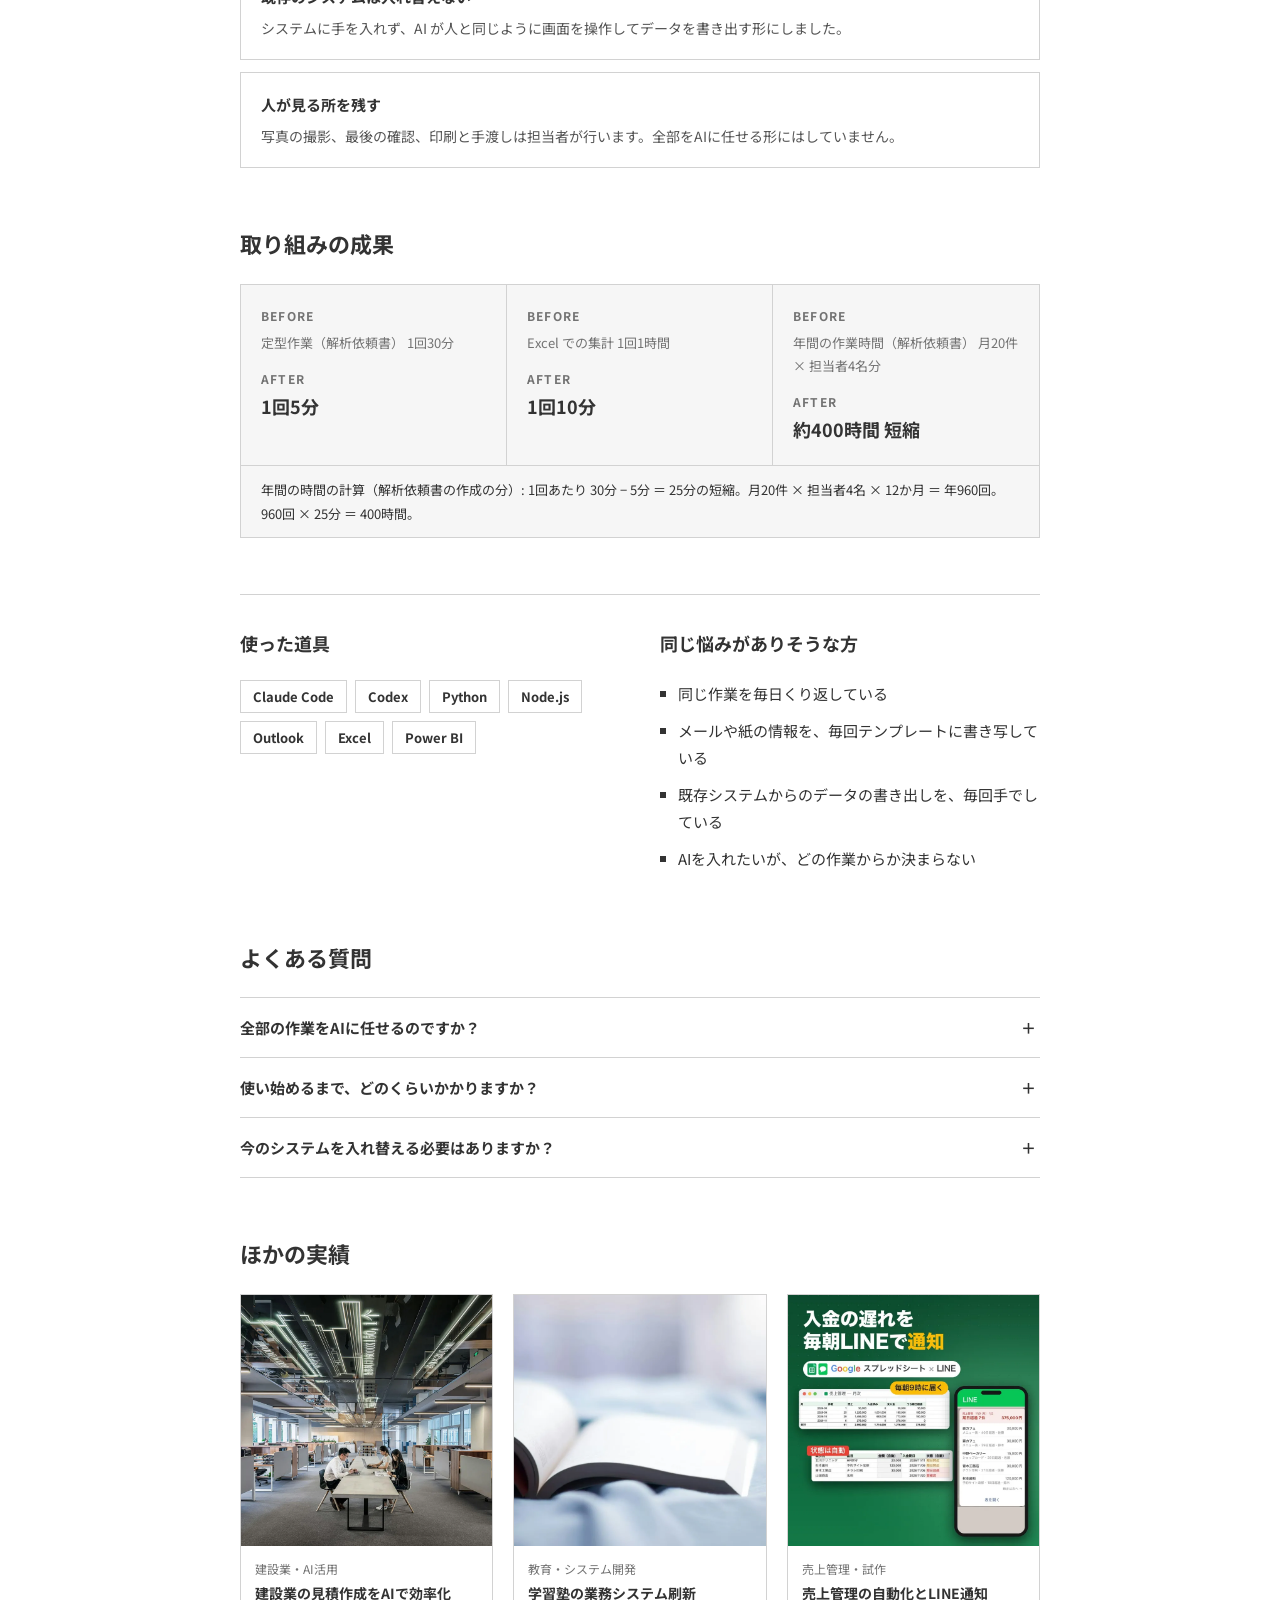
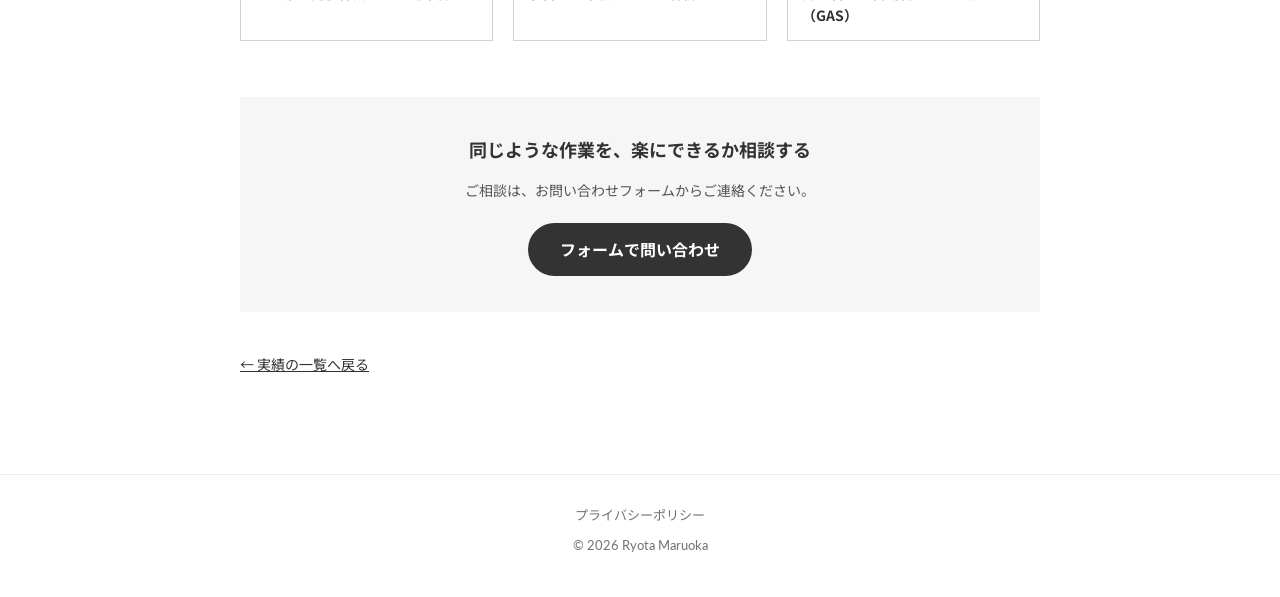
<file: works/ai-bpr.html>
<!doctype html>
<html lang="ja">
<head>
<meta charset="utf-8">
<meta name="viewport" content="width=device-width, initial-scale=1">
<!-- meta:start（tools/release_meta.py が入れる。手で直さない） -->
<title>毎日の定型作業をAIで自動化し、1回30分を5分に | 丸岡 凌大</title>
<meta name="description" content="担当者の作業に1日つきそって流れを書き出し、AIに任せられる作業を選んで仕組みにしました。このページでは、そのうち「解析依頼書の作成」と「クレームの集計」の2つを紹介します。2週間以内に使い始めてもらい、ほかの担当者や部署にも広げています。 使った道具はClaude Code・Codex・Python・Node.js・Outlook・Excel・Power BIです。 同じような作業を楽にしたい方は、お問い合わせフォームからご相談ください。">
<link rel="canonical" href="https://gryotamaruoka-dev.github.io/portfolio/works/ai-bpr.html">
<meta property="og:title" content="毎日の定型作業をAIで自動化し、1回30分を5分に | 丸岡 凌大">
<meta property="og:description" content="担当者の作業に1日つきそって流れを書き出し、AIに任せられる作業を選んで仕組みにしました。このページでは、そのうち「解析依頼書の作成」と「クレームの集計」の2つを紹介します。2週間以内に使い始めてもらい、ほかの担当者や部署にも広げています。 使った道具はClaude Code・Codex・Python・Node.js・Outlook・Excel・Power BIです。 同じような作業を楽にしたい方は、お問い合わせフォームからご相談ください。">
<meta property="og:url" content="https://gryotamaruoka-dev.github.io/portfolio/works/ai-bpr.html">
<meta property="og:type" content="article">
<meta property="og:image" content="https://gryotamaruoka-dev.github.io/portfolio/assets/og/ai-bpr.png">
<meta property="og:image:width" content="1200">
<meta property="og:image:height" content="630">
<meta property="og:site_name" content="丸岡 凌大 | ポートフォリオ">
<meta property="og:locale" content="ja_JP">
<meta name="twitter:card" content="summary_large_image">
<meta name="theme-color" content="#333333">
<link rel="icon" href="../assets/brand/favicon.ico" sizes="any">
<link rel="icon" type="image/png" sizes="32x32" href="../assets/brand/favicon-32.png">
<link rel="icon" type="image/png" sizes="16x16" href="../assets/brand/favicon-16.png">
<link rel="apple-touch-icon" href="../assets/brand/apple-touch-icon.png">
<link rel="manifest" href="../site.webmanifest">
<script type="application/ld+json">{"@context": "https://schema.org", "@type": "BreadcrumbList", "itemListElement": [{"@type": "ListItem", "position": 1, "name": "ホーム", "item": "https://gryotamaruoka-dev.github.io/portfolio/"}, {"@type": "ListItem", "position": 2, "name": "Work", "item": "https://gryotamaruoka-dev.github.io/portfolio/#work"}, {"@type": "ListItem", "position": 3, "name": "毎日の定型作業をAIで自動化し、1回30分を5分に", "item": "https://gryotamaruoka-dev.github.io/portfolio/works/ai-bpr.html"}]}</script>
<script type="application/ld+json">{"@context": "https://schema.org", "@type": "Article", "headline": "毎日の定型作業をAIで自動化し、1回30分を5分に", "description": "担当者の作業に1日つきそって流れを書き出し、AIに任せられる作業を選んで仕組みにしました。このページでは、そのうち「解析依頼書の作成」と「クレームの集計」の2つを紹介します。2週間以内に使い始めてもらい、ほかの担当者や部署にも広げています。 使った道具はClaude Code・Codex・Python・Node.js・Outlook・Excel・Power BIです。 同じような作業を楽にしたい方は、お問い合わせフォームからご相談ください。", "image": "https://gryotamaruoka-dev.github.io/portfolio/assets/og/ai-bpr.png", "author": {"@type": "Person", "name": "丸岡 凌大", "alternateName": "Ryota Maruoka", "jobTitle": "AI業務効率化エンジニア", "url": "https://gryotamaruoka-dev.github.io/portfolio/", "image": "https://gryotamaruoka-dev.github.io/portfolio/assets/profile.webp", "email": "mailto:g.ryota.maruoka@gmail.com", "address": {"@type": "PostalAddress", "addressRegion": "大阪府", "addressCountry": "JP"}, "knowsAbout": ["AIを使った業務の効率化・自動化", "業務システム・ツールの開発", "書類やPDFの読み取り・データ化", "Google Apps Script"]}, "inLanguage": "ja", "mainEntityOfPage": "https://gryotamaruoka-dev.github.io/portfolio/works/ai-bpr.html"}</script>
<!-- meta:end -->
<link rel="stylesheet" href="https://fonts.googleapis.com/css?family=Noto+Sans+JP:400,700&subset=japanese">
<link rel="stylesheet" href="https://fonts.googleapis.com/css?family=Lato:400,700">
<link rel="stylesheet" href="case.css">
</head>
<body>
<header class="top"><div class="top-in">
<a class="logo" href="../index.html">Profile</a>
<nav><a href="../index.html#work">Work</a><a href="../index.html#overview">Overview</a><a class="btn" href="../index.html#contact">Contact</a></nav>
</div></header>
<nav class="crumb" aria-label="パンくずリスト"><ol>
<li><a href="../index.html">ホーム</a></li><li><a href="../index.html#work">Work</a></li><li aria-current="page">毎日の定型作業をAIで自動化し、1回30分を5分に</li>
</ol></nav>
<main>
<div class="tags"><span class="tag">製造業</span><span class="tag">AI活用</span></div>
<h1>毎日の定型作業をAIで自動化し、1回30分を5分に</h1>
<p class="lead">担当者の作業に1日つきそって流れを書き出し、AIに任せられる作業を選んで仕組みにしました。このページでは、そのうち「解析依頼書の作成」と「クレームの集計」の2つを紹介します。2週間以内に使い始めてもらい、ほかの担当者や部署にも広げています。</p>
<div class="stats"><div><div class="n">30分 → 5分</div><div class="l">解析依頼書の作成（1回）</div></div><div><div class="n">1時間 → 10分</div><div class="l">Excel での集計（1回）</div></div><div><div class="n">年間 約400時間</div><div class="l">解析依頼書の作成で短縮（月20件 × 担当者4名）</div></div></div>
<dl class="meta"><div><dt>業種</dt><dd>ハイテク製造業</dd></div><div><dt>期間</dt><dd>約3か月（1つの仕組みは2週間以内に使い始め）</dd></div><div><dt>担当</dt><dd>聞き取り・仕組みづくり・展開</dd></div><div><dt>進め方</dt><dd>現場に入り込んで一緒に作る</dd></div></dl>
<h2>前の課題</h2>
<ul class="dots"><li>毎日くり返す定型作業（解析依頼書の作成）に、1回30分かかっていた</li><li>Excel での集計に、1回1時間かかっていた</li><li>どちらも、メールや既存のシステムから人が目で拾い、Excel に書き写す作業だった</li></ul>

<h2>進め方</h2>
<ol class="steps"><li>担当者に8時間つきそい、作業を1つずつ書き出す（何を見て、何を判断し、何を作るか）</li><li>AIに任せる作業と、人が見る作業を分ける</li><li>AIの仕組みを作り、お客様の環境に入れる（2週間以内に使い始め）</li><li>ほかの担当者・部署に広げる</li></ol>

<section class="part"><h2><small>作業 1</small>解析依頼書の作成（1回30分 → 5分）</h2><p class="about">Outlook で依頼が届くと、棚にある現物の情報・現物に付いた検査結果の紙・検査担当者の情報から、テンプレートの Excel で解析依頼書を作り、印刷して解析の担当に渡す業務です。</p><h3 class="sub">前の課題</h3><ul class="dots"><li>依頼は Outlook のメールで届き、1通ずつ開いて内容を拾っていた</li><li>棚の現物に書かれた情報と、現物に付いた検査結果の紙を、目で見てテンプレートの Excel に書き写していた</li><li>検査担当者の情報も、毎回調べて入力していた</li></ul><h3 class="sub">業務の流れがどう変わるか</h3><div class="flow"><div><h3>いま</h3><ol><li>Outlook の依頼メールを1通ずつ開く</li><li>現物と検査結果の紙を見て書き写す</li><li>検査担当者の情報を調べて入れる</li><li>テンプレートの Excel で依頼書を仕上げる</li><li>印刷して解析の担当に渡す</li></ol><div class="time">人の作業 5つ・1回30分</div></div><div class="after"><h3>これから</h3><ol><li>AIに頼み、依頼メールをまとめて取り込む</li><li>現物と検査結果の紙を撮影して添付する</li><li class="m">写真の文字を読み取り、担当者の情報を取得して、依頼書を作る</li><li>確認して印刷し、解析の担当に渡す</li></ol><div class="time">人の作業 3つ・1回5分</div></div></div><p class="legend"><i></i>色の付いた段は、仕組み（AI・自動処理）が行います。ほかは人の作業です。</p><h3 class="sub">仕組みにした所</h3><ol class="steps"><li>AI（Codex。作業を頼めるAI）に頼むと、Outlook の依頼メールをまとめて取りに行く</li><li>現物の情報と検査結果の紙は、写真を撮って添付するだけ。写真の文字は AI が読み取る</li><li>検査担当者の情報は、クラウドから自動で取得する</li><li>必要な情報がそろうと、テンプレートの Excel で解析依頼書を作る</li></ol><h3 class="sub">人と仕組みの分担</h3><div class="tw"><table class="roles"><thead><tr><th scope="col">段</th><th scope="col">担当</th><th scope="col">中身</th></tr></thead><tbody><tr><td>依頼メールの取り込み</td><td><span class="who m">仕組み</span></td><td>AIがまとめて取りに行く</td></tr><tr><td>現物と紙の撮影</td><td><span class="who">人</span></td><td>写真を撮って添付する</td></tr><tr><td>文字の読み取り・担当者情報の取得</td><td><span class="who m">仕組み</span></td><td>写真から読み取り、クラウドから取得する</td></tr><tr><td>依頼書の作成</td><td><span class="who m">仕組み</span></td><td>テンプレートの Excel に入れる</td></tr><tr><td>確認・印刷・手渡し</td><td><span class="who">人</span></td><td>今までどおり担当者が行う</td></tr></tbody></table></div></section><section class="part"><h2><small>作業 2</small>クレームの集計（Excel での集計 1回1時間 → 10分）</h2><p class="about">既存のシステムからクレームのデータを書き出し、Excel に写して形をそろえ、Power BI（グラフを作る道具）でグラフにする定期の集計です。</p><h3 class="sub">前の課題</h3><ul class="dots"><li>クレームのデータは、既存のシステムの画面から毎回手で書き出していた</li><li>書き出したデータを Excel に写し、形をそろえる補正も手作業だった</li><li>集計のたびに、決まった担当者の時間を取っていた</li></ul><h3 class="sub">業務の流れがどう変わるか</h3><div class="flow"><div><h3>いま</h3><ol><li>既存システムの画面を開き、データを書き出す</li><li>書き出したデータを Excel に転記する</li><li>形をそろえて補正する</li><li>Power BI に読み込ませてグラフにする</li></ol><div class="time">人の作業 4つ・1回1時間</div></div><div class="after"><h3>これから</h3><ol><li>AIに集計を頼む</li><li class="m">AIがブラウザを操作して、システムから書き出す</li><li class="m">補正して Excel に出力する</li><li>Power BI に読み込ませる</li></ol><div class="time">人の作業 2つ・1回10分</div></div></div><p class="legend"><i></i>色の付いた段は、仕組み（AI・自動処理）が行います。ほかは人の作業です。</p><h3 class="sub">仕組みにした所</h3><ol class="steps"><li>AI（Codex）が人の代わりにブラウザの画面を操作し、既存のシステムからデータを書き出す</li><li>書き出したデータの補正は、AI が補正用のスクリプト（Python・Node.js）を動かして行う</li><li>補正したデータの Excel への出力まで AI が行い、人は頼むだけにした</li><li>Power BI への読み込みは人が行い、グラフの作りは変えていない</li></ol><h3 class="sub">人と仕組みの分担</h3><div class="tw"><table class="roles"><thead><tr><th scope="col">段</th><th scope="col">担当</th><th scope="col">中身</th></tr></thead><tbody><tr><td>集計を頼む</td><td><span class="who">人</span></td><td>AIに一言頼む</td></tr><tr><td>システムからの書き出し</td><td><span class="who m">仕組み</span></td><td>AIがブラウザの画面を操作する</td></tr><tr><td>補正と Excel への出力</td><td><span class="who m">仕組み</span></td><td>スクリプトで形をそろえて出力する</td></tr><tr><td>Power BI への読み込み</td><td><span class="who">人</span></td><td>今までどおり担当者が行う</td></tr></tbody></table></div></section><p class="cap">担当した内容をもとにした、業務のイメージです。実際の画面ではありません。</p>

<h2>工夫した所</h2><div class="points"><div><h3>今の道具と出力の形は変えない</h3><p>Power BI のグラフも、依頼書のテンプレートも今のままです。変えたのは、そこへ持っていくまでの手作業だけです。</p></div><div><h3>既存のシステムは入れ替えない</h3><p>システムに手を入れず、AI が人と同じように画面を操作してデータを書き出す形にしました。</p></div><div><h3>人が見る所を残す</h3><p>写真の撮影、最後の確認、印刷と手渡しは担当者が行います。全部をAIに任せる形にはしていません。</p></div></div>



<h2>取り組みの成果</h2><div class="results"><div><div class="k">BEFORE</div><div class="name">定型作業（解析依頼書） 1回30分</div><div class="k">AFTER</div><div class="after">1回5分</div></div><div><div class="k">BEFORE</div><div class="name">Excel での集計 1回1時間</div><div class="k">AFTER</div><div class="after">1回10分</div></div><div><div class="k">BEFORE</div><div class="name">年間の作業時間（解析依頼書） 月20件 × 担当者4名分</div><div class="k">AFTER</div><div class="after">約400時間 短縮</div></div></div><p class="calc">年間の時間の計算（解析依頼書の作成の分）: 1回あたり 30分 − 5分 ＝ 25分の短縮。月20件 × 担当者4名 × 12か月 ＝ 年960回。960回 × 25分 ＝ 400時間。</p>

<div class="two">
<div><h2>使った道具</h2><div class="chips"><span>Claude Code</span><span>Codex</span><span>Python</span><span>Node.js</span><span>Outlook</span><span>Excel</span><span>Power BI</span></div></div>
<div><h2>同じ悩みがありそうな方</h2><ul class="dots"><li>同じ作業を毎日くり返している</li><li>メールや紙の情報を、毎回テンプレートに書き写している</li><li>既存システムからのデータの書き出しを、毎回手でしている</li><li>AIを入れたいが、どの作業からか決まらない</li></ul></div>
</div>
<h2>よくある質問</h2><div class="faq"><details><summary>全部の作業をAIに任せるのですか？</summary><p>いいえ。担当者の作業を書き出したうえで、AIに任せる作業と人が見る作業を分けます。この事例でも、確認・印刷・手渡しは担当者が行っています。</p></details><details><summary>使い始めるまで、どのくらいかかりますか？</summary><p>この事例では、作る作業を決めてから2週間以内に使い始めてもらいました。</p></details><details><summary>今のシステムを入れ替える必要はありますか？</summary><p>この事例では入れ替えていません。既存のシステムはそのままで、AI が画面を操作してデータを書き出しています。</p></details></div>
<h2>ほかの実績</h2><div class="rel"><a href="estimate-ai.html"><img loading="lazy" decoding="async" width="800" height="800" src="../assets/1ed0d5e38161.webp" alt=""><span><span class="t">建設業・AI活用</span><span class="h">建設業の見積作成をAIで効率化</span></span></a><a href="juku-system.html"><img loading="lazy" decoding="async" width="800" height="800" src="../assets/0348db44d5a6.webp" alt=""><span><span class="t">教育・システム開発</span><span class="h">学習塾の業務システム刷新</span></span></a><a href="uriage-gas.html"><img loading="lazy" decoding="async" width="800" height="800" src="../assets/work-uriage-thumb.webp" alt=""><span><span class="t">売上管理・試作</span><span class="h">売上管理の自動化とLINE通知（GAS）</span></span></a></div>
<div class="cta"><p>同じような作業を、楽にできるか相談する</p><p class="sub">ご相談は、お問い合わせフォームからご連絡ください。</p>
<div class="btns"><a href="../index.html#contact-form">フォームで問い合わせ</a></div></div>
<a class="back" href="../index.html#work">← 実績の一覧へ戻る</a>
</main>
<footer class="foot"><a href="../privacy.html">プライバシーポリシー</a><p>© 2026 Ryota Maruoka</p></footer>
</body>
</html>
</file>
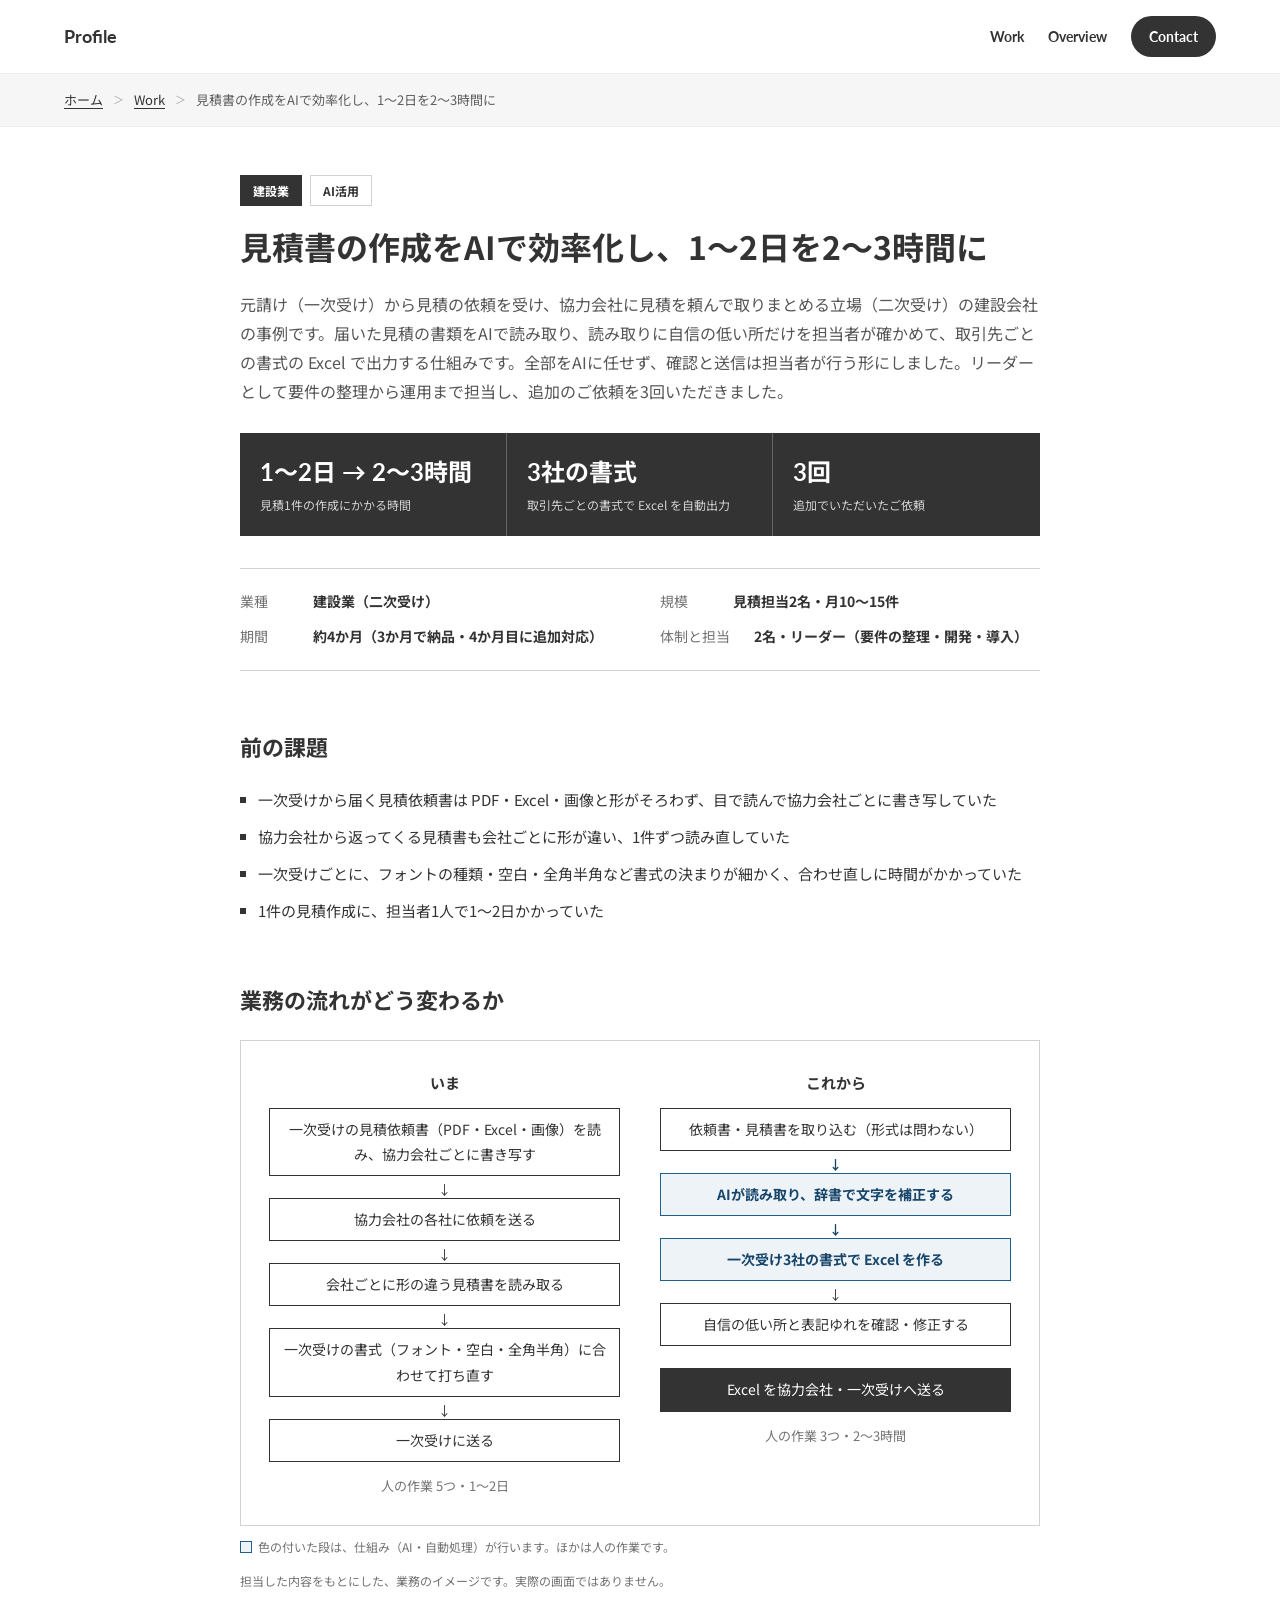
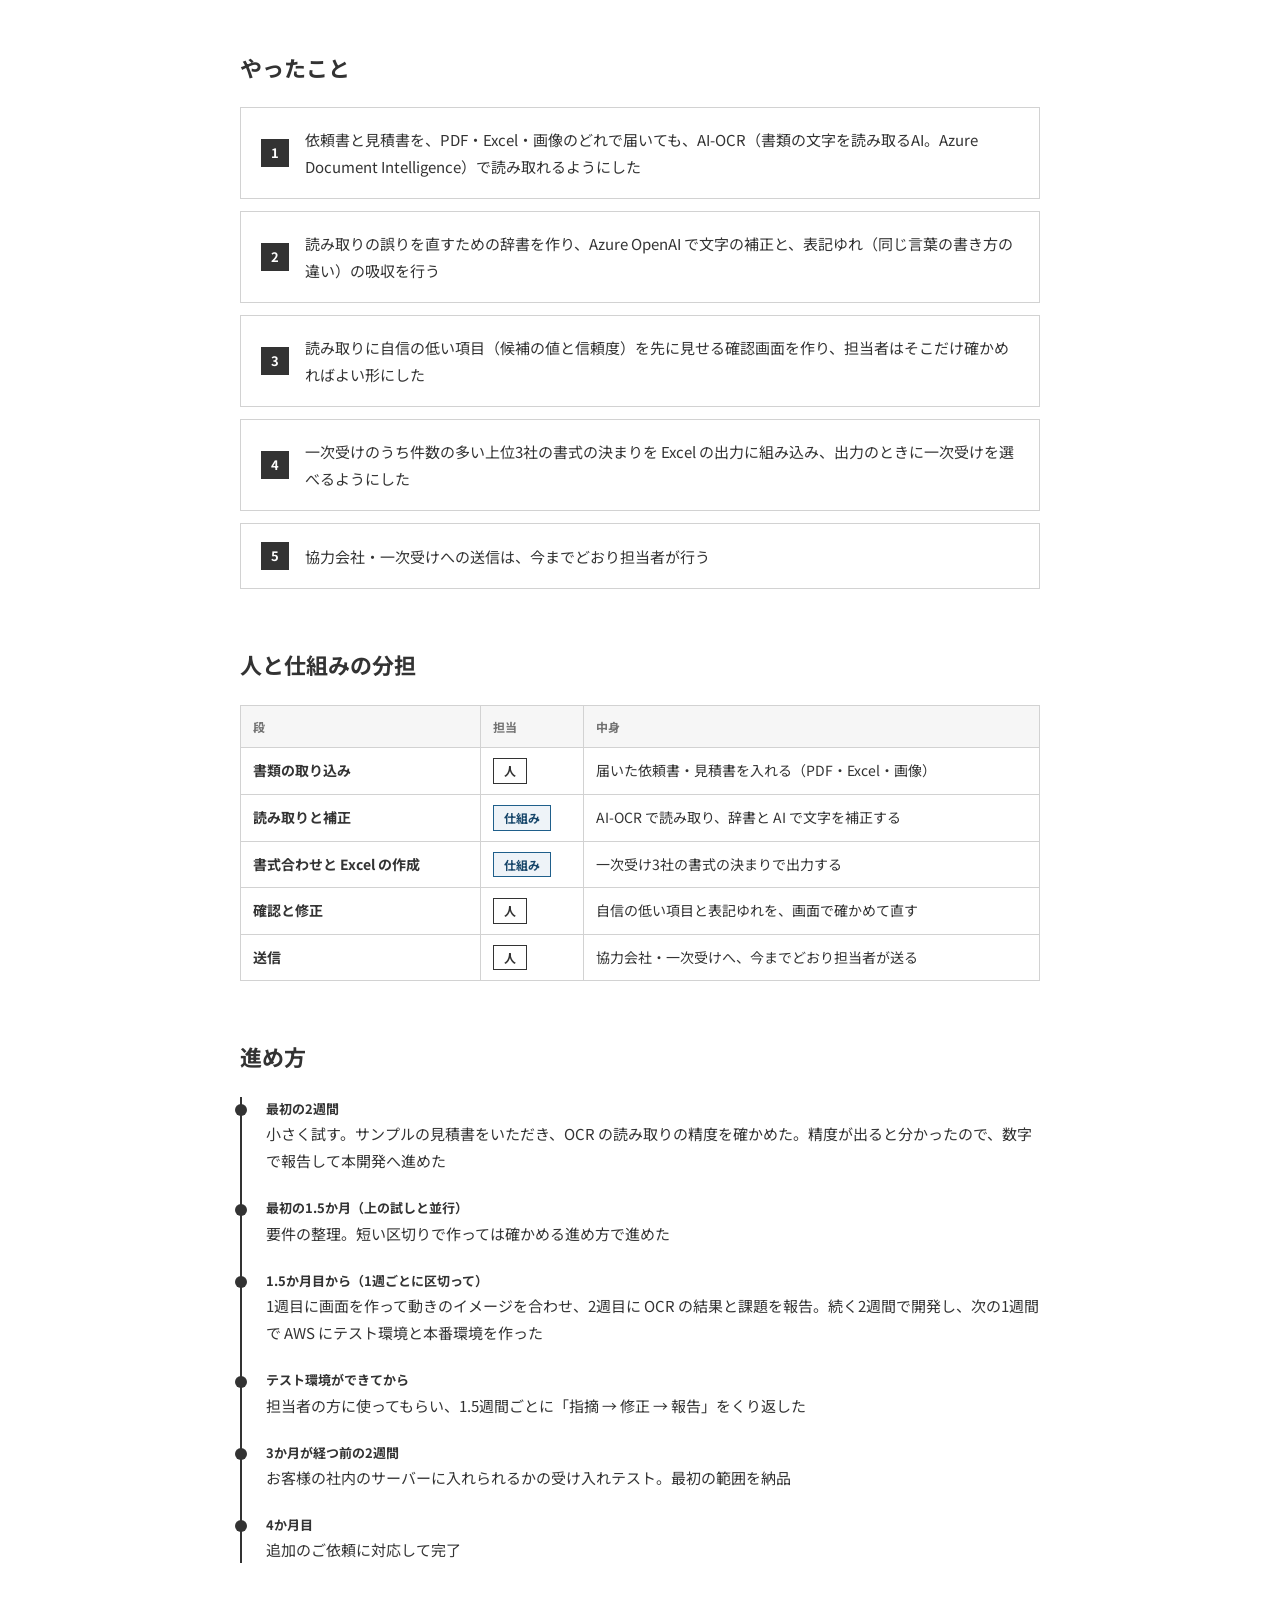
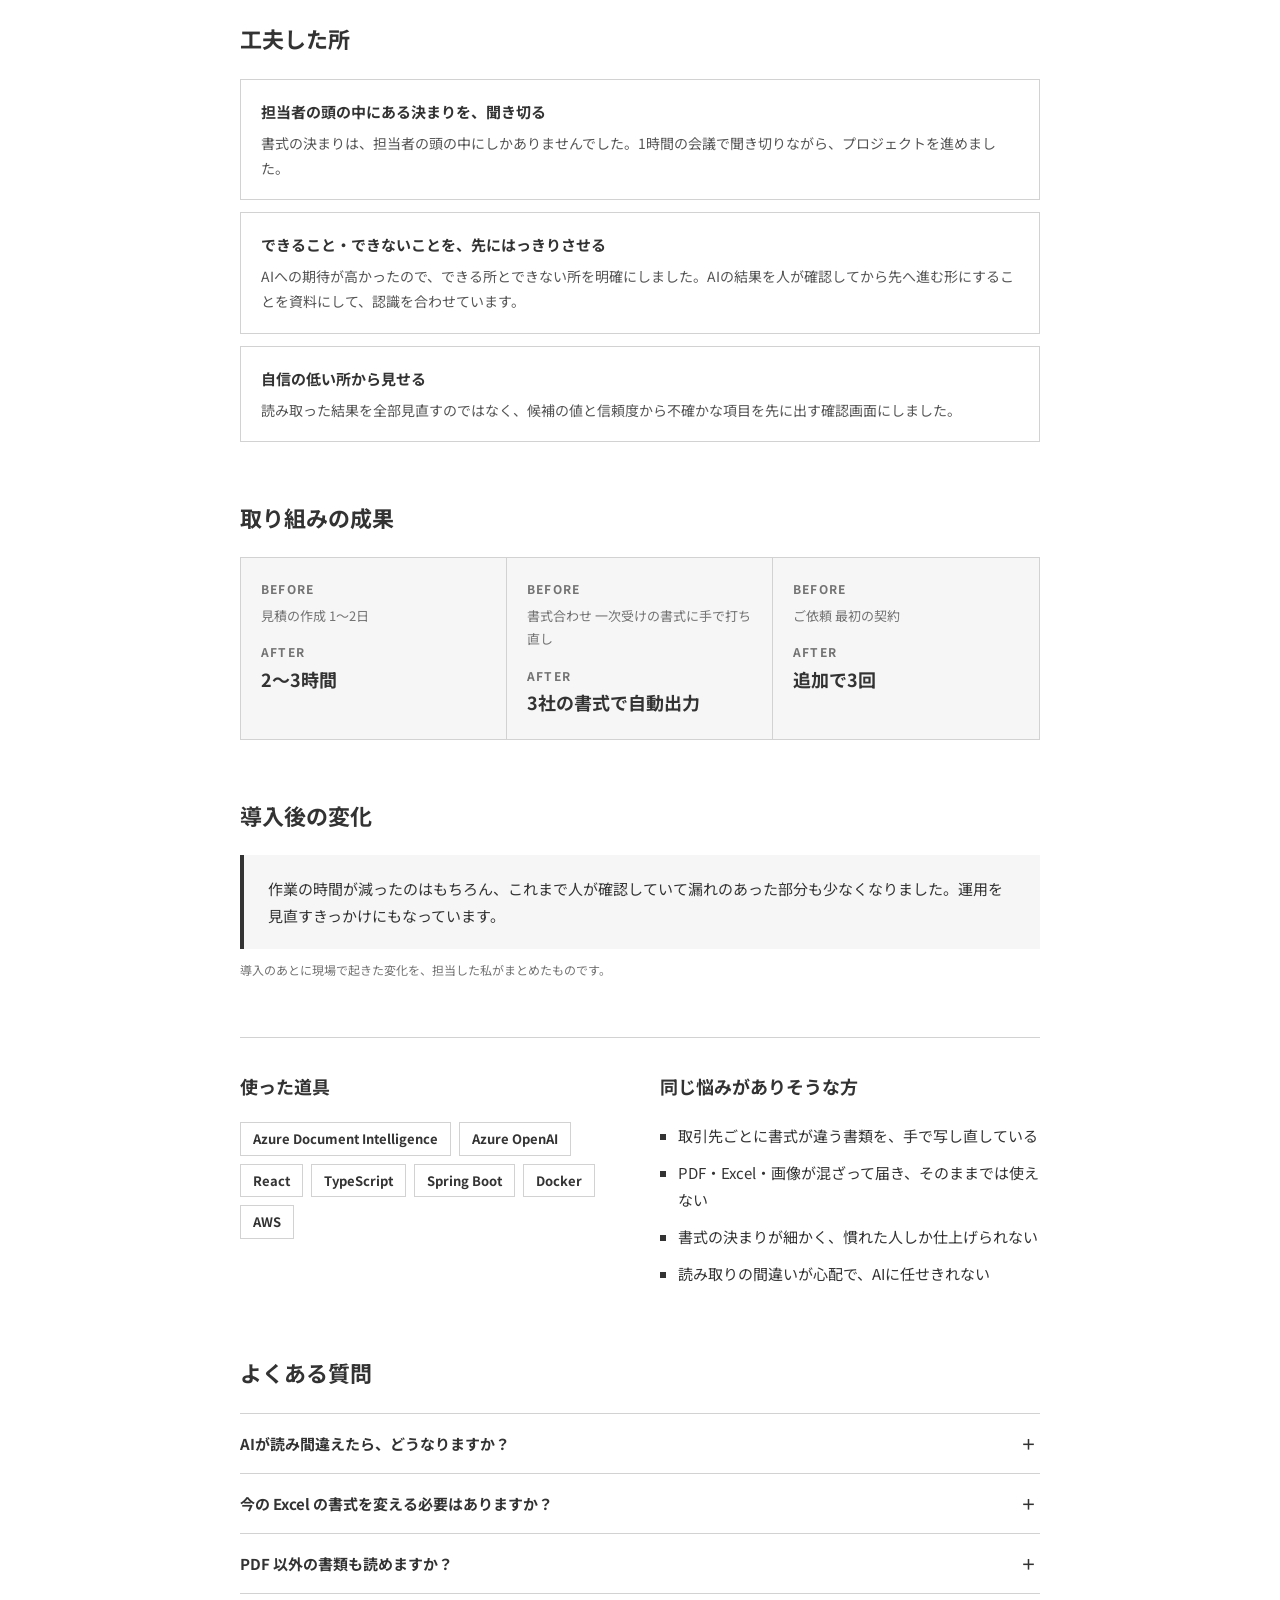
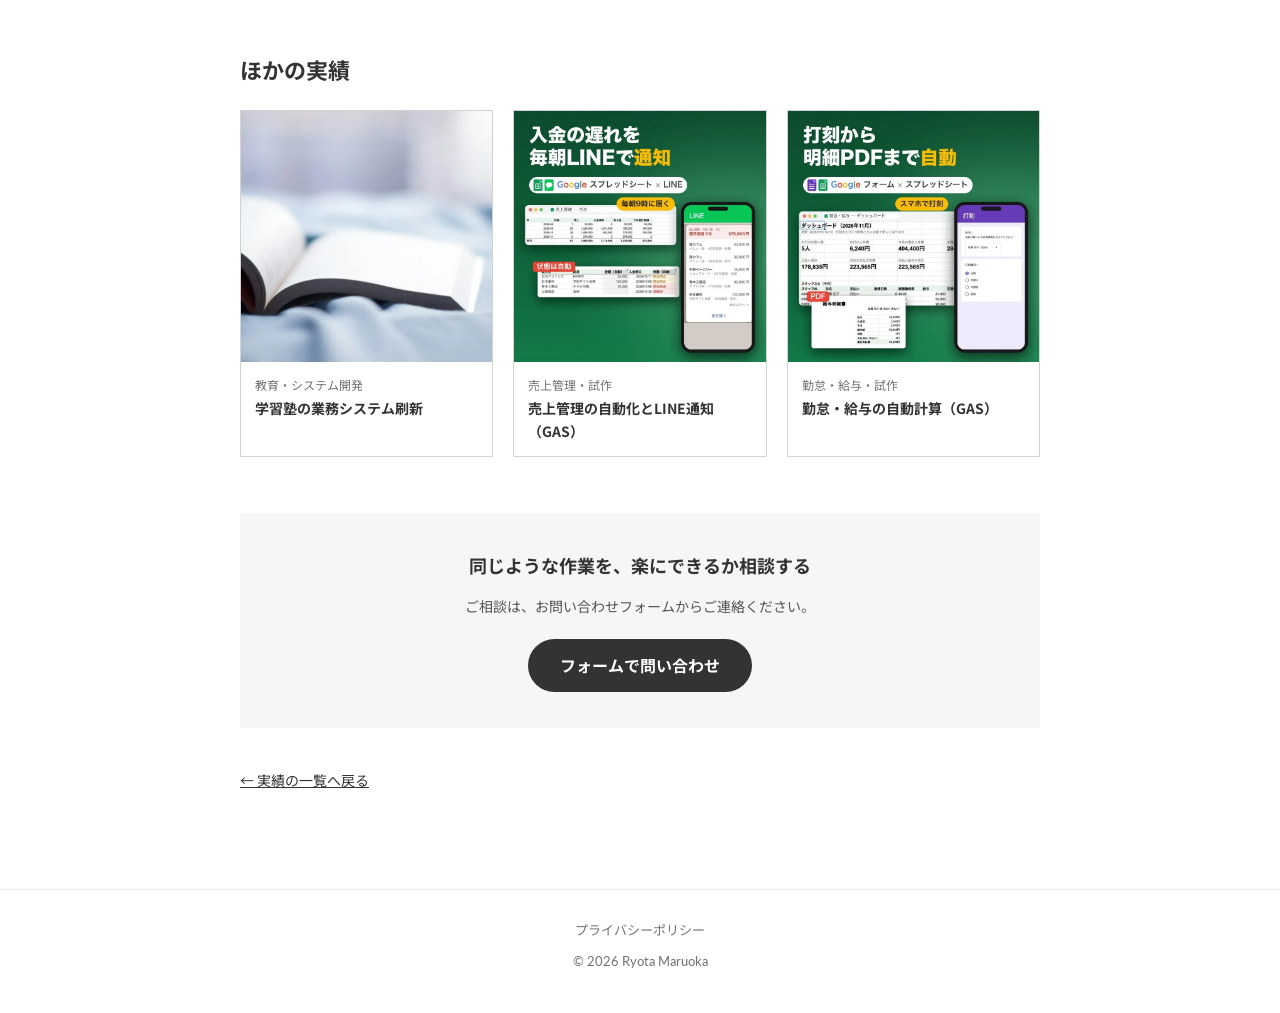
<file: works/estimate-ai.html>
<!doctype html>
<html lang="ja">
<head>
<meta charset="utf-8">
<meta name="viewport" content="width=device-width, initial-scale=1">
<!-- meta:start（tools/release_meta.py が入れる。手で直さない） -->
<title>見積書の作成をAIで効率化し、1〜2日を2〜3時間に | 丸岡 凌大</title>
<meta name="description" content="元請け（一次受け）から見積の依頼を受け、協力会社に見積を頼んで取りまとめる立場（二次受け）の建設会社の事例です。届いた見積の書類をAIで読み取り、読み取りに自信の低い所だけを担当者が確かめて、取引先ごとの書式の Excel で出力する仕組みです。全部をAIに任せず、確認と送信は担当者が行う形にしました。リーダーとして要件の整理から運用まで担当し、追加のご依頼を3回いただきました。 同じような作業を楽にしたい方は、お問い合わせフォームからご相談ください。">
<link rel="canonical" href="https://gryotamaruoka-dev.github.io/portfolio/works/estimate-ai.html">
<meta property="og:title" content="見積書の作成をAIで効率化し、1〜2日を2〜3時間に | 丸岡 凌大">
<meta property="og:description" content="元請け（一次受け）から見積の依頼を受け、協力会社に見積を頼んで取りまとめる立場（二次受け）の建設会社の事例です。届いた見積の書類をAIで読み取り、読み取りに自信の低い所だけを担当者が確かめて、取引先ごとの書式の Excel で出力する仕組みです。全部をAIに任せず、確認と送信は担当者が行う形にしました。リーダーとして要件の整理から運用まで担当し、追加のご依頼を3回いただきました。 同じような作業を楽にしたい方は、お問い合わせフォームからご相談ください。">
<meta property="og:url" content="https://gryotamaruoka-dev.github.io/portfolio/works/estimate-ai.html">
<meta property="og:type" content="article">
<meta property="og:image" content="https://gryotamaruoka-dev.github.io/portfolio/assets/og/estimate-ai.png">
<meta property="og:image:width" content="1200">
<meta property="og:image:height" content="630">
<meta property="og:site_name" content="丸岡 凌大 | ポートフォリオ">
<meta property="og:locale" content="ja_JP">
<meta name="twitter:card" content="summary_large_image">
<meta name="theme-color" content="#333333">
<link rel="icon" href="../assets/brand/favicon.ico" sizes="any">
<link rel="icon" type="image/png" sizes="32x32" href="../assets/brand/favicon-32.png">
<link rel="icon" type="image/png" sizes="16x16" href="../assets/brand/favicon-16.png">
<link rel="apple-touch-icon" href="../assets/brand/apple-touch-icon.png">
<link rel="manifest" href="../site.webmanifest">
<script type="application/ld+json">{"@context": "https://schema.org", "@type": "BreadcrumbList", "itemListElement": [{"@type": "ListItem", "position": 1, "name": "ホーム", "item": "https://gryotamaruoka-dev.github.io/portfolio/"}, {"@type": "ListItem", "position": 2, "name": "Work", "item": "https://gryotamaruoka-dev.github.io/portfolio/#work"}, {"@type": "ListItem", "position": 3, "name": "見積書の作成をAIで効率化し、1〜2日を2〜3時間に", "item": "https://gryotamaruoka-dev.github.io/portfolio/works/estimate-ai.html"}]}</script>
<script type="application/ld+json">{"@context": "https://schema.org", "@type": "Article", "headline": "見積書の作成をAIで効率化し、1〜2日を2〜3時間に", "description": "元請け（一次受け）から見積の依頼を受け、協力会社に見積を頼んで取りまとめる立場（二次受け）の建設会社の事例です。届いた見積の書類をAIで読み取り、読み取りに自信の低い所だけを担当者が確かめて、取引先ごとの書式の Excel で出力する仕組みです。全部をAIに任せず、確認と送信は担当者が行う形にしました。リーダーとして要件の整理から運用まで担当し、追加のご依頼を3回いただきました。 同じような作業を楽にしたい方は、お問い合わせフォームからご相談ください。", "image": "https://gryotamaruoka-dev.github.io/portfolio/assets/og/estimate-ai.png", "author": {"@type": "Person", "name": "丸岡 凌大", "alternateName": "Ryota Maruoka", "jobTitle": "AI業務効率化エンジニア", "url": "https://gryotamaruoka-dev.github.io/portfolio/", "image": "https://gryotamaruoka-dev.github.io/portfolio/assets/profile.webp", "email": "mailto:g.ryota.maruoka@gmail.com", "address": {"@type": "PostalAddress", "addressRegion": "大阪府", "addressCountry": "JP"}, "knowsAbout": ["AIを使った業務の効率化・自動化", "業務システム・ツールの開発", "書類やPDFの読み取り・データ化", "Google Apps Script"]}, "inLanguage": "ja", "mainEntityOfPage": "https://gryotamaruoka-dev.github.io/portfolio/works/estimate-ai.html"}</script>
<!-- meta:end -->
<link rel="stylesheet" href="https://fonts.googleapis.com/css?family=Noto+Sans+JP:400,700&subset=japanese">
<link rel="stylesheet" href="https://fonts.googleapis.com/css?family=Lato:400,700">
<link rel="stylesheet" href="case.css">
</head>
<body>
<header class="top"><div class="top-in">
<a class="logo" href="../index.html">Profile</a>
<nav><a href="../index.html#work">Work</a><a href="../index.html#overview">Overview</a><a class="btn" href="../index.html#contact">Contact</a></nav>
</div></header>
<nav class="crumb" aria-label="パンくずリスト"><ol>
<li><a href="../index.html">ホーム</a></li><li><a href="../index.html#work">Work</a></li><li aria-current="page">見積書の作成をAIで効率化し、1〜2日を2〜3時間に</li>
</ol></nav>
<main>
<div class="tags"><span class="tag">建設業</span><span class="tag">AI活用</span></div>
<h1>見積書の作成をAIで効率化し、1〜2日を2〜3時間に</h1>
<p class="lead">元請け（一次受け）から見積の依頼を受け、協力会社に見積を頼んで取りまとめる立場（二次受け）の建設会社の事例です。届いた見積の書類をAIで読み取り、読み取りに自信の低い所だけを担当者が確かめて、取引先ごとの書式の Excel で出力する仕組みです。全部をAIに任せず、確認と送信は担当者が行う形にしました。リーダーとして要件の整理から運用まで担当し、追加のご依頼を3回いただきました。</p>
<div class="stats"><div><div class="n">1〜2日 → 2〜3時間</div><div class="l">見積1件の作成にかかる時間</div></div><div><div class="n">3社の書式</div><div class="l">取引先ごとの書式で Excel を自動出力</div></div><div><div class="n">3回</div><div class="l">追加でいただいたご依頼</div></div></div>
<dl class="meta"><div><dt>業種</dt><dd>建設業（二次受け）</dd></div><div><dt>規模</dt><dd>見積担当2名・月10〜15件</dd></div><div><dt>期間</dt><dd>約4か月（3か月で納品・4か月目に追加対応）</dd></div><div><dt>体制と担当</dt><dd>2名・リーダー（要件の整理・開発・導入）</dd></div></dl>
<h2>前の課題</h2>
<ul class="dots"><li>一次受けから届く見積依頼書は PDF・Excel・画像と形がそろわず、目で読んで協力会社ごとに書き写していた</li><li>協力会社から返ってくる見積書も会社ごとに形が違い、1件ずつ読み直していた</li><li>一次受けごとに、フォントの種類・空白・全角半角など書式の決まりが細かく、合わせ直しに時間がかかっていた</li><li>1件の見積作成に、担当者1人で1〜2日かかっていた</li></ul>
<h2>業務の流れがどう変わるか</h2><div class="flow"><div><h3>いま</h3><ol><li>一次受けの見積依頼書（PDF・Excel・画像）を読み、協力会社ごとに書き写す</li><li>協力会社の各社に依頼を送る</li><li>会社ごとに形の違う見積書を読み取る</li><li>一次受けの書式（フォント・空白・全角半角）に合わせて打ち直す</li><li>一次受けに送る</li></ol><div class="time">人の作業 5つ・1〜2日</div></div><div class="after"><h3>これから</h3><ol><li>依頼書・見積書を取り込む（形式は問わない）</li><li class="m">AIが読み取り、辞書で文字を補正する</li><li class="m">一次受け3社の書式で Excel を作る</li><li>自信の低い所と表記ゆれを確認・修正する</li><li>Excel を協力会社・一次受けへ送る</li></ol><div class="time">人の作業 3つ・2〜3時間</div></div></div><p class="legend"><i></i>色の付いた段は、仕組み（AI・自動処理）が行います。ほかは人の作業です。</p><p class="cap">担当した内容をもとにした、業務のイメージです。実際の画面ではありません。</p>
<h2>やったこと</h2>
<ol class="steps"><li>依頼書と見積書を、PDF・Excel・画像のどれで届いても、AI-OCR（書類の文字を読み取るAI。Azure Document Intelligence）で読み取れるようにした</li><li>読み取りの誤りを直すための辞書を作り、Azure OpenAI で文字の補正と、表記ゆれ（同じ言葉の書き方の違い）の吸収を行う</li><li>読み取りに自信の低い項目（候補の値と信頼度）を先に見せる確認画面を作り、担当者はそこだけ確かめればよい形にした</li><li>一次受けのうち件数の多い上位3社の書式の決まりを Excel の出力に組み込み、出力のときに一次受けを選べるようにした</li><li>協力会社・一次受けへの送信は、今までどおり担当者が行う</li></ol>
<h2>人と仕組みの分担</h2><div class="tw"><table class="roles"><thead><tr><th scope="col">段</th><th scope="col">担当</th><th scope="col">中身</th></tr></thead><tbody><tr><td>書類の取り込み</td><td><span class="who">人</span></td><td>届いた依頼書・見積書を入れる（PDF・Excel・画像）</td></tr><tr><td>読み取りと補正</td><td><span class="who m">仕組み</span></td><td>AI-OCR で読み取り、辞書と AI で文字を補正する</td></tr><tr><td>書式合わせと Excel の作成</td><td><span class="who m">仕組み</span></td><td>一次受け3社の書式の決まりで出力する</td></tr><tr><td>確認と修正</td><td><span class="who">人</span></td><td>自信の低い項目と表記ゆれを、画面で確かめて直す</td></tr><tr><td>送信</td><td><span class="who">人</span></td><td>協力会社・一次受けへ、今までどおり担当者が送る</td></tr></tbody></table></div>

<h2>進め方</h2><ol class="tl"><li><span class="when">最初の2週間</span>小さく試す。サンプルの見積書をいただき、OCR の読み取りの精度を確かめた。精度が出ると分かったので、数字で報告して本開発へ進めた</li><li><span class="when">最初の1.5か月（上の試しと並行）</span>要件の整理。短い区切りで作っては確かめる進め方で進めた</li><li><span class="when">1.5か月目から（1週ごとに区切って）</span>1週目に画面を作って動きのイメージを合わせ、2週目に OCR の結果と課題を報告。続く2週間で開発し、次の1週間で AWS にテスト環境と本番環境を作った</li><li><span class="when">テスト環境ができてから</span>担当者の方に使ってもらい、1.5週間ごとに「指摘 → 修正 → 報告」をくり返した</li><li><span class="when">3か月が経つ前の2週間</span>お客様の社内のサーバーに入れられるかの受け入れテスト。最初の範囲を納品</li><li><span class="when">4か月目</span>追加のご依頼に対応して完了</li></ol>
<h2>工夫した所</h2><div class="points"><div><h3>担当者の頭の中にある決まりを、聞き切る</h3><p>書式の決まりは、担当者の頭の中にしかありませんでした。1時間の会議で聞き切りながら、プロジェクトを進めました。</p></div><div><h3>できること・できないことを、先にはっきりさせる</h3><p>AIへの期待が高かったので、できる所とできない所を明確にしました。AIの結果を人が確認してから先へ進む形にすることを資料にして、認識を合わせています。</p></div><div><h3>自信の低い所から見せる</h3><p>読み取った結果を全部見直すのではなく、候補の値と信頼度から不確かな項目を先に出す確認画面にしました。</p></div></div>



<h2>取り組みの成果</h2><div class="results"><div><div class="k">BEFORE</div><div class="name">見積の作成 1〜2日</div><div class="k">AFTER</div><div class="after">2〜3時間</div></div><div><div class="k">BEFORE</div><div class="name">書式合わせ 一次受けの書式に手で打ち直し</div><div class="k">AFTER</div><div class="after">3社の書式で自動出力</div></div><div><div class="k">BEFORE</div><div class="name">ご依頼 最初の契約</div><div class="k">AFTER</div><div class="after">追加で3回</div></div></div>
<h2>導入後の変化</h2><p class="voice">作業の時間が減ったのはもちろん、これまで人が確認していて漏れのあった部分も少なくなりました。運用を見直すきっかけにもなっています。</p><p class="cap">導入のあとに現場で起きた変化を、担当した私がまとめたものです。</p>
<div class="two">
<div><h2>使った道具</h2><div class="chips"><span>Azure Document Intelligence</span><span>Azure OpenAI</span><span>React</span><span>TypeScript</span><span>Spring Boot</span><span>Docker</span><span>AWS</span></div></div>
<div><h2>同じ悩みがありそうな方</h2><ul class="dots"><li>取引先ごとに書式が違う書類を、手で写し直している</li><li>PDF・Excel・画像が混ざって届き、そのままでは使えない</li><li>書式の決まりが細かく、慣れた人しか仕上げられない</li><li>読み取りの間違いが心配で、AIに任せきれない</li></ul></div>
</div>
<h2>よくある質問</h2><div class="faq"><details><summary>AIが読み間違えたら、どうなりますか？</summary><p>読み取りに自信の低い項目を先に表示し、担当者が確認・修正してから出力します。確認を通らずに外へ出ることはありません。</p></details><details><summary>今の Excel の書式を変える必要はありますか？</summary><p>この事例では変えていません。取引先ごとの書式の決まりを出力に組み込み、今までと同じ形の Excel で出しています。</p></details><details><summary>PDF 以外の書類も読めますか？</summary><p>この事例では、PDF・Excel・画像のどれで届いても読み取れるようにしました。</p></details></div>
<h2>ほかの実績</h2><div class="rel"><a href="juku-system.html"><img loading="lazy" decoding="async" width="800" height="800" src="../assets/0348db44d5a6.webp" alt=""><span><span class="t">教育・システム開発</span><span class="h">学習塾の業務システム刷新</span></span></a><a href="uriage-gas.html"><img loading="lazy" decoding="async" width="800" height="800" src="../assets/work-uriage-thumb.webp" alt=""><span><span class="t">売上管理・試作</span><span class="h">売上管理の自動化とLINE通知（GAS）</span></span></a><a href="kintai-gas.html"><img loading="lazy" decoding="async" width="800" height="800" src="../assets/work-kintai-thumb.webp" alt=""><span><span class="t">勤怠・給与・試作</span><span class="h">勤怠・給与の自動計算（GAS）</span></span></a></div>
<div class="cta"><p>同じような作業を、楽にできるか相談する</p><p class="sub">ご相談は、お問い合わせフォームからご連絡ください。</p>
<div class="btns"><a href="../index.html#contact-form">フォームで問い合わせ</a></div></div>
<a class="back" href="../index.html#work">← 実績の一覧へ戻る</a>
</main>
<footer class="foot"><a href="../privacy.html">プライバシーポリシー</a><p>© 2026 Ryota Maruoka</p></footer>
</body>
</html>
</file>
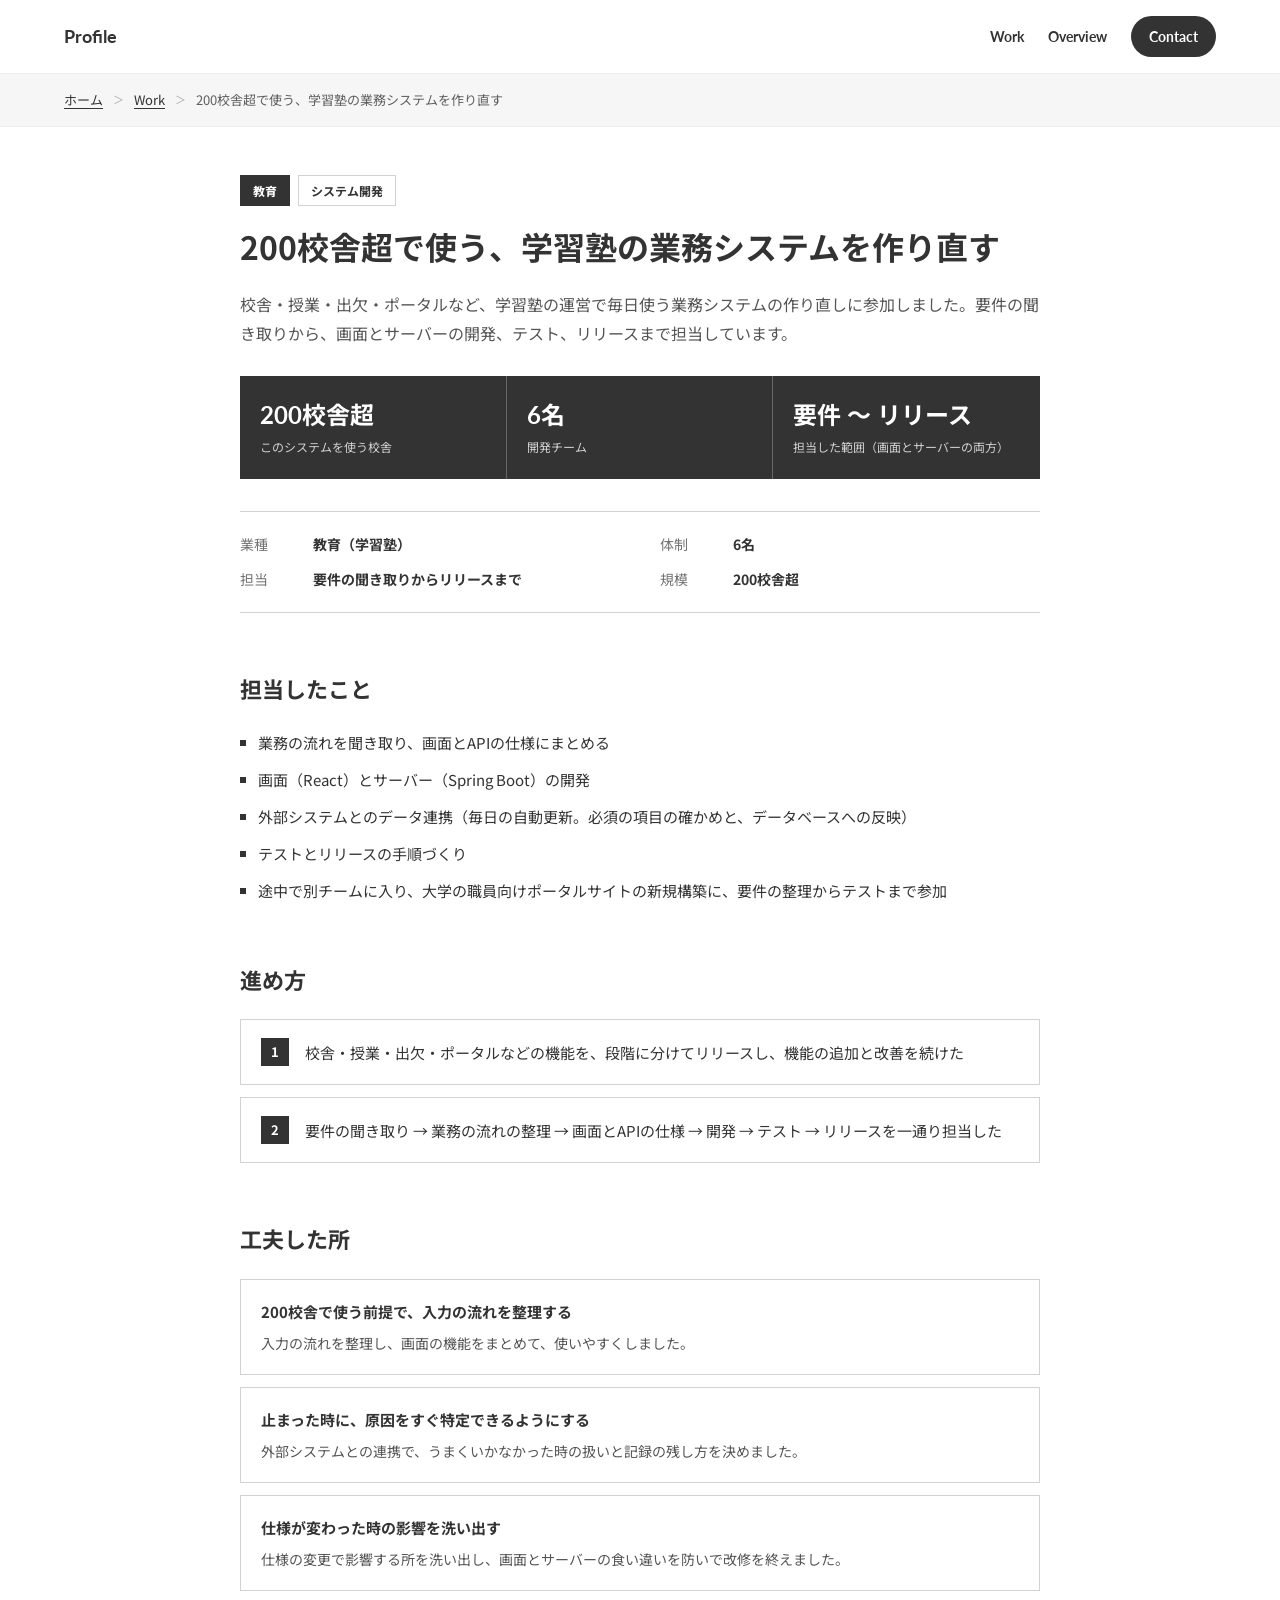
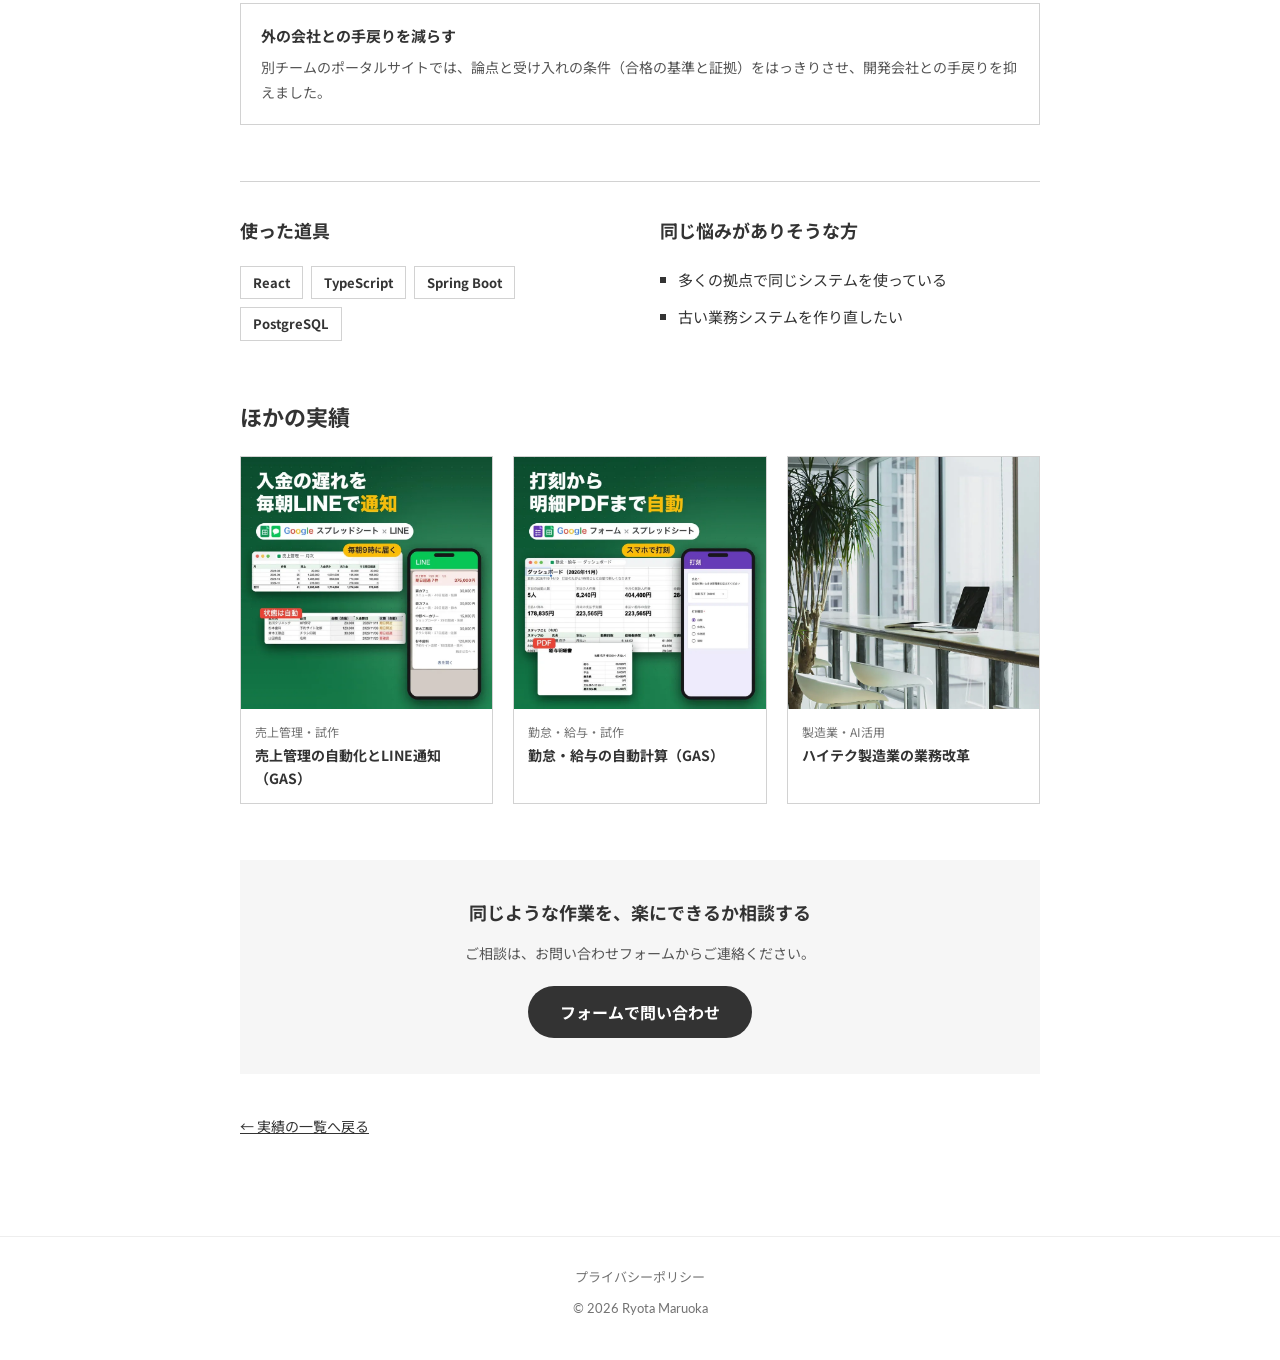
<file: works/juku-system.html>
<!doctype html>
<html lang="ja">
<head>
<meta charset="utf-8">
<meta name="viewport" content="width=device-width, initial-scale=1">
<!-- meta:start（tools/release_meta.py が入れる。手で直さない） -->
<title>200校舎超で使う、学習塾の業務システムを作り直す | 丸岡 凌大</title>
<meta name="description" content="校舎・授業・出欠・ポータルなど、学習塾の運営で毎日使う業務システムの作り直しに参加しました。要件の聞き取りから、画面とサーバーの開発、テスト、リリースまで担当しています。 使った道具はReact・TypeScript・Spring Boot・PostgreSQLです。 同じような作業を楽にしたい方は、お問い合わせフォームからご相談ください。">
<link rel="canonical" href="https://gryotamaruoka-dev.github.io/portfolio/works/juku-system.html">
<meta property="og:title" content="200校舎超で使う、学習塾の業務システムを作り直す | 丸岡 凌大">
<meta property="og:description" content="校舎・授業・出欠・ポータルなど、学習塾の運営で毎日使う業務システムの作り直しに参加しました。要件の聞き取りから、画面とサーバーの開発、テスト、リリースまで担当しています。 使った道具はReact・TypeScript・Spring Boot・PostgreSQLです。 同じような作業を楽にしたい方は、お問い合わせフォームからご相談ください。">
<meta property="og:url" content="https://gryotamaruoka-dev.github.io/portfolio/works/juku-system.html">
<meta property="og:type" content="article">
<meta property="og:image" content="https://gryotamaruoka-dev.github.io/portfolio/assets/og/juku-system.png">
<meta property="og:image:width" content="1200">
<meta property="og:image:height" content="630">
<meta property="og:site_name" content="丸岡 凌大 | ポートフォリオ">
<meta property="og:locale" content="ja_JP">
<meta name="twitter:card" content="summary_large_image">
<meta name="theme-color" content="#333333">
<link rel="icon" href="../assets/brand/favicon.ico" sizes="any">
<link rel="icon" type="image/png" sizes="32x32" href="../assets/brand/favicon-32.png">
<link rel="icon" type="image/png" sizes="16x16" href="../assets/brand/favicon-16.png">
<link rel="apple-touch-icon" href="../assets/brand/apple-touch-icon.png">
<link rel="manifest" href="../site.webmanifest">
<script type="application/ld+json">{"@context": "https://schema.org", "@type": "BreadcrumbList", "itemListElement": [{"@type": "ListItem", "position": 1, "name": "ホーム", "item": "https://gryotamaruoka-dev.github.io/portfolio/"}, {"@type": "ListItem", "position": 2, "name": "Work", "item": "https://gryotamaruoka-dev.github.io/portfolio/#work"}, {"@type": "ListItem", "position": 3, "name": "200校舎超で使う、学習塾の業務システムを作り直す", "item": "https://gryotamaruoka-dev.github.io/portfolio/works/juku-system.html"}]}</script>
<script type="application/ld+json">{"@context": "https://schema.org", "@type": "Article", "headline": "200校舎超で使う、学習塾の業務システムを作り直す", "description": "校舎・授業・出欠・ポータルなど、学習塾の運営で毎日使う業務システムの作り直しに参加しました。要件の聞き取りから、画面とサーバーの開発、テスト、リリースまで担当しています。 使った道具はReact・TypeScript・Spring Boot・PostgreSQLです。 同じような作業を楽にしたい方は、お問い合わせフォームからご相談ください。", "image": "https://gryotamaruoka-dev.github.io/portfolio/assets/og/juku-system.png", "author": {"@type": "Person", "name": "丸岡 凌大", "alternateName": "Ryota Maruoka", "jobTitle": "AI業務効率化エンジニア", "url": "https://gryotamaruoka-dev.github.io/portfolio/", "image": "https://gryotamaruoka-dev.github.io/portfolio/assets/profile.webp", "email": "mailto:g.ryota.maruoka@gmail.com", "address": {"@type": "PostalAddress", "addressRegion": "大阪府", "addressCountry": "JP"}, "knowsAbout": ["AIを使った業務の効率化・自動化", "業務システム・ツールの開発", "書類やPDFの読み取り・データ化", "Google Apps Script"]}, "inLanguage": "ja", "mainEntityOfPage": "https://gryotamaruoka-dev.github.io/portfolio/works/juku-system.html"}</script>
<!-- meta:end -->
<link rel="stylesheet" href="https://fonts.googleapis.com/css?family=Noto+Sans+JP:400,700&subset=japanese">
<link rel="stylesheet" href="https://fonts.googleapis.com/css?family=Lato:400,700">
<link rel="stylesheet" href="case.css">
</head>
<body>
<header class="top"><div class="top-in">
<a class="logo" href="../index.html">Profile</a>
<nav><a href="../index.html#work">Work</a><a href="../index.html#overview">Overview</a><a class="btn" href="../index.html#contact">Contact</a></nav>
</div></header>
<nav class="crumb" aria-label="パンくずリスト"><ol>
<li><a href="../index.html">ホーム</a></li><li><a href="../index.html#work">Work</a></li><li aria-current="page">200校舎超で使う、学習塾の業務システムを作り直す</li>
</ol></nav>
<main>
<div class="tags"><span class="tag">教育</span><span class="tag">システム開発</span></div>
<h1>200校舎超で使う、学習塾の業務システムを作り直す</h1>
<p class="lead">校舎・授業・出欠・ポータルなど、学習塾の運営で毎日使う業務システムの作り直しに参加しました。要件の聞き取りから、画面とサーバーの開発、テスト、リリースまで担当しています。</p>
<div class="stats"><div><div class="n">200校舎超</div><div class="l">このシステムを使う校舎</div></div><div><div class="n">6名</div><div class="l">開発チーム</div></div><div><div class="n">要件 〜 リリース</div><div class="l">担当した範囲（画面とサーバーの両方）</div></div></div>
<dl class="meta"><div><dt>業種</dt><dd>教育（学習塾）</dd></div><div><dt>体制</dt><dd>6名</dd></div><div><dt>担当</dt><dd>要件の聞き取りからリリースまで</dd></div><div><dt>規模</dt><dd>200校舎超</dd></div></dl>
<h2>担当したこと</h2>
<ul class="dots"><li>業務の流れを聞き取り、画面とAPIの仕様にまとめる</li><li>画面（React）とサーバー（Spring Boot）の開発</li><li>外部システムとのデータ連携（毎日の自動更新。必須の項目の確かめと、データベースへの反映）</li><li>テストとリリースの手順づくり</li><li>途中で別チームに入り、大学の職員向けポータルサイトの新規構築に、要件の整理からテストまで参加</li></ul>

<h2>進め方</h2>
<ol class="steps"><li>校舎・授業・出欠・ポータルなどの機能を、段階に分けてリリースし、機能の追加と改善を続けた</li><li>要件の聞き取り → 業務の流れの整理 → 画面とAPIの仕様 → 開発 → テスト → リリースを一通り担当した</li></ol>



<h2>工夫した所</h2><div class="points"><div><h3>200校舎で使う前提で、入力の流れを整理する</h3><p>入力の流れを整理し、画面の機能をまとめて、使いやすくしました。</p></div><div><h3>止まった時に、原因をすぐ特定できるようにする</h3><p>外部システムとの連携で、うまくいかなかった時の扱いと記録の残し方を決めました。</p></div><div><h3>仕様が変わった時の影響を洗い出す</h3><p>仕様の変更で影響する所を洗い出し、画面とサーバーの食い違いを防いで改修を終えました。</p></div><div><h3>外の会社との手戻りを減らす</h3><p>別チームのポータルサイトでは、論点と受け入れの条件（合格の基準と証拠）をはっきりさせ、開発会社との手戻りを抑えました。</p></div></div>





<div class="two">
<div><h2>使った道具</h2><div class="chips"><span>React</span><span>TypeScript</span><span>Spring Boot</span><span>PostgreSQL</span></div></div>
<div><h2>同じ悩みがありそうな方</h2><ul class="dots"><li>多くの拠点で同じシステムを使っている</li><li>古い業務システムを作り直したい</li></ul></div>
</div>

<h2>ほかの実績</h2><div class="rel"><a href="uriage-gas.html"><img loading="lazy" decoding="async" width="800" height="800" src="../assets/work-uriage-thumb.webp" alt=""><span><span class="t">売上管理・試作</span><span class="h">売上管理の自動化とLINE通知（GAS）</span></span></a><a href="kintai-gas.html"><img loading="lazy" decoding="async" width="800" height="800" src="../assets/work-kintai-thumb.webp" alt=""><span><span class="t">勤怠・給与・試作</span><span class="h">勤怠・給与の自動計算（GAS）</span></span></a><a href="ai-bpr.html"><img loading="lazy" decoding="async" width="800" height="800" src="../assets/3048f4d47a46.webp" alt=""><span><span class="t">製造業・AI活用</span><span class="h">ハイテク製造業の業務改革</span></span></a></div>
<div class="cta"><p>同じような作業を、楽にできるか相談する</p><p class="sub">ご相談は、お問い合わせフォームからご連絡ください。</p>
<div class="btns"><a href="../index.html#contact-form">フォームで問い合わせ</a></div></div>
<a class="back" href="../index.html#work">← 実績の一覧へ戻る</a>
</main>
<footer class="foot"><a href="../privacy.html">プライバシーポリシー</a><p>© 2026 Ryota Maruoka</p></footer>
</body>
</html>
</file>
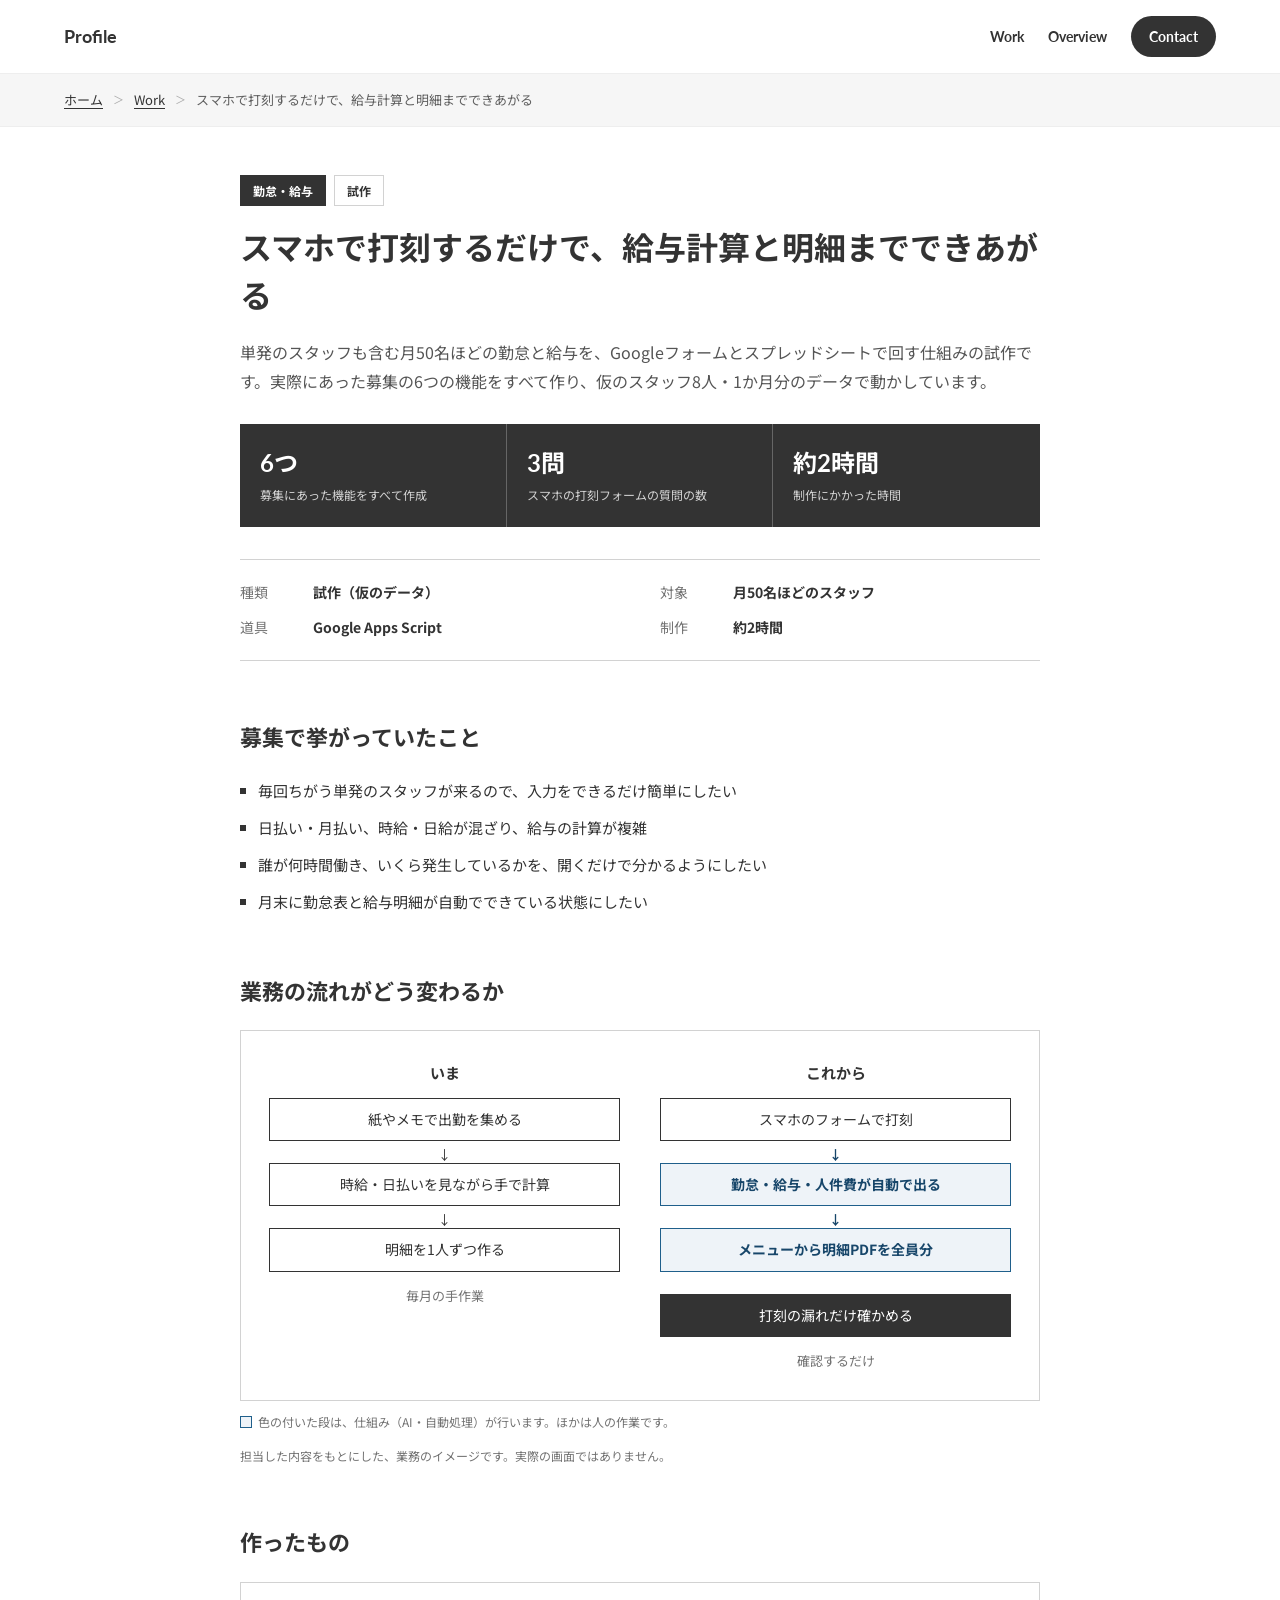
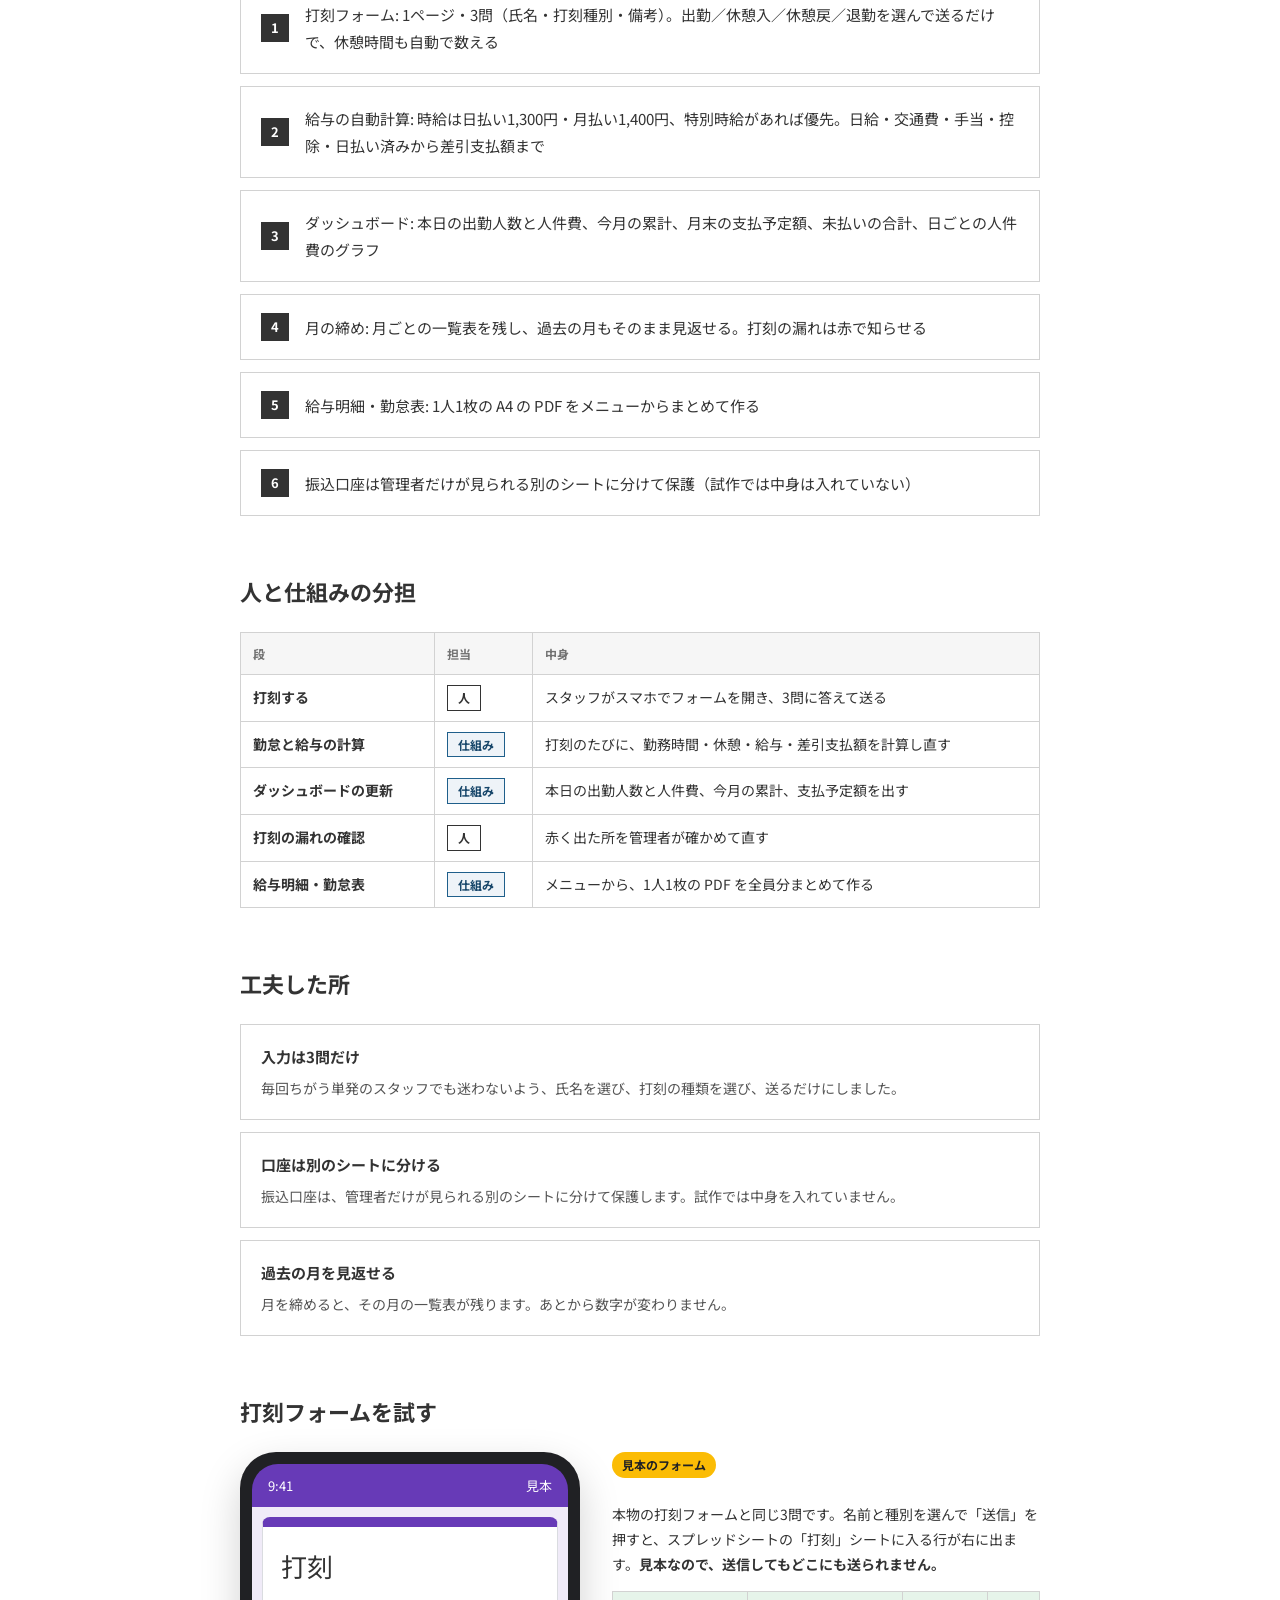
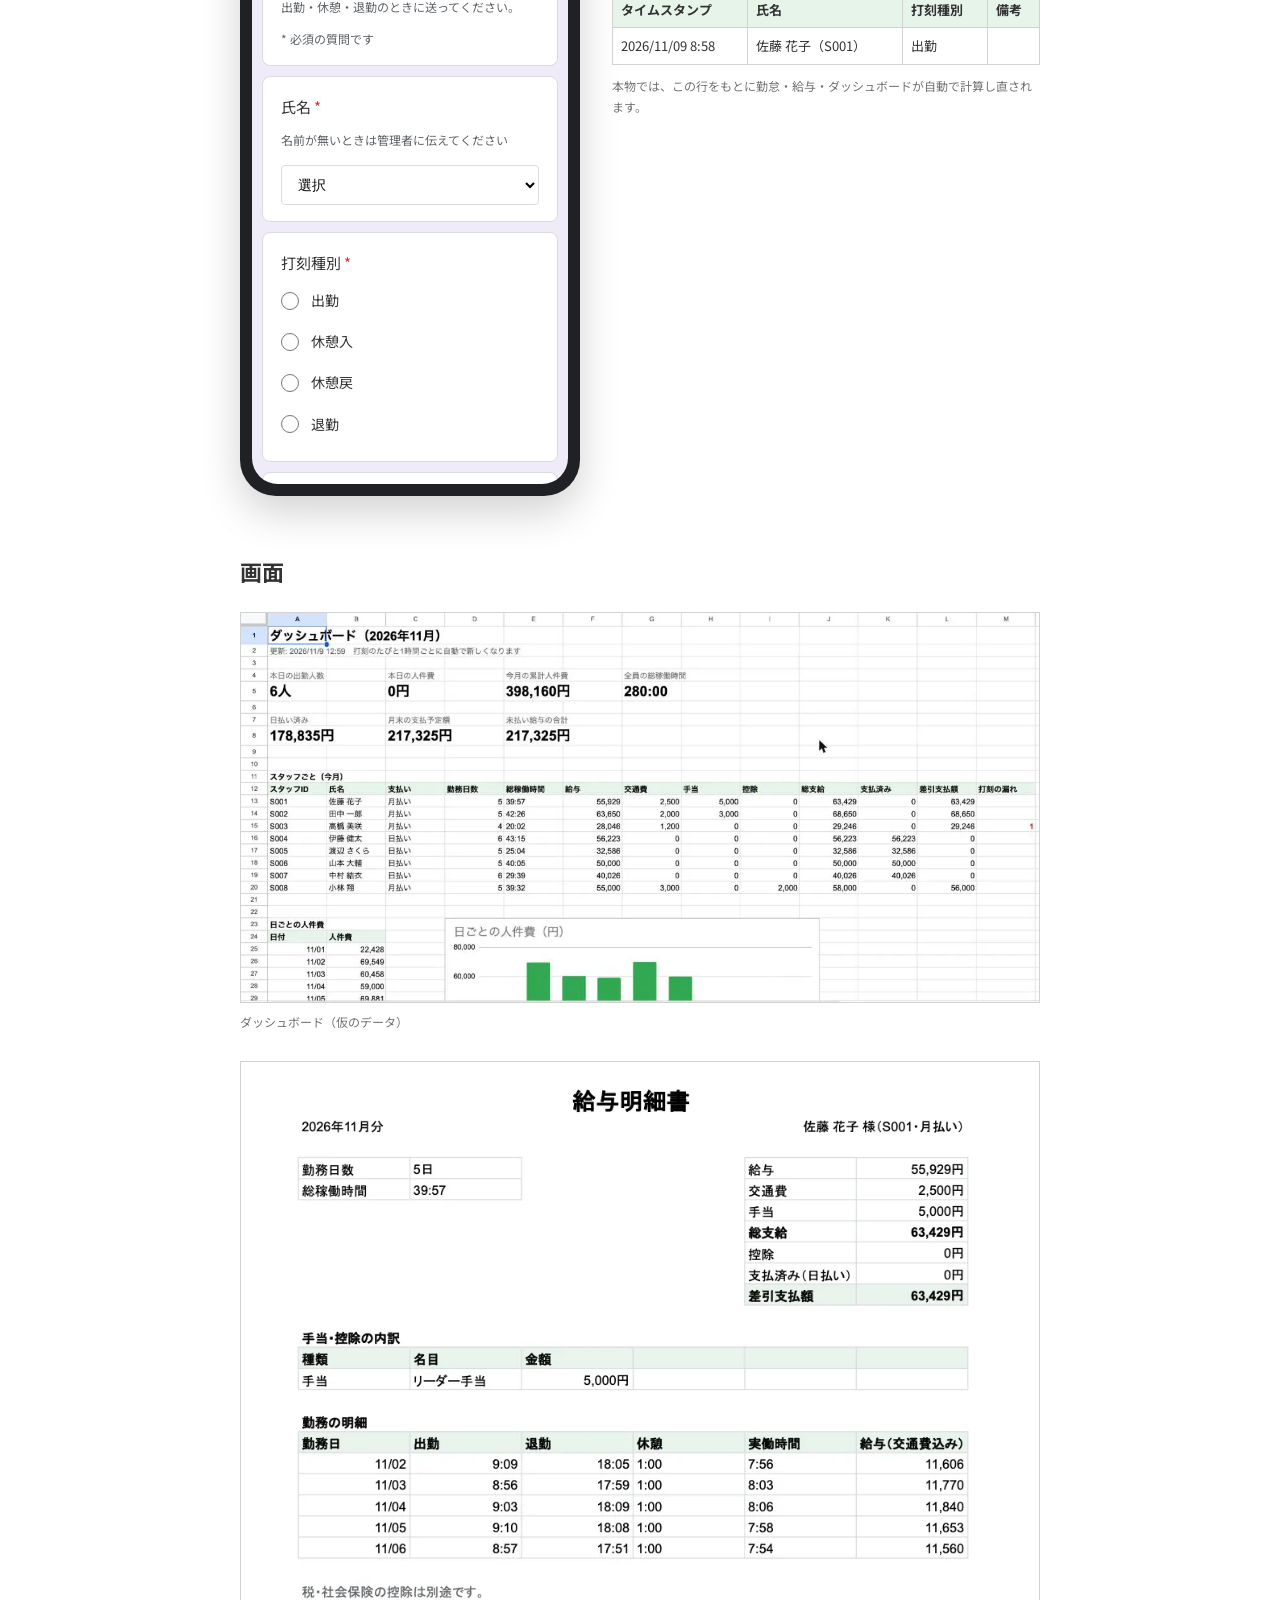
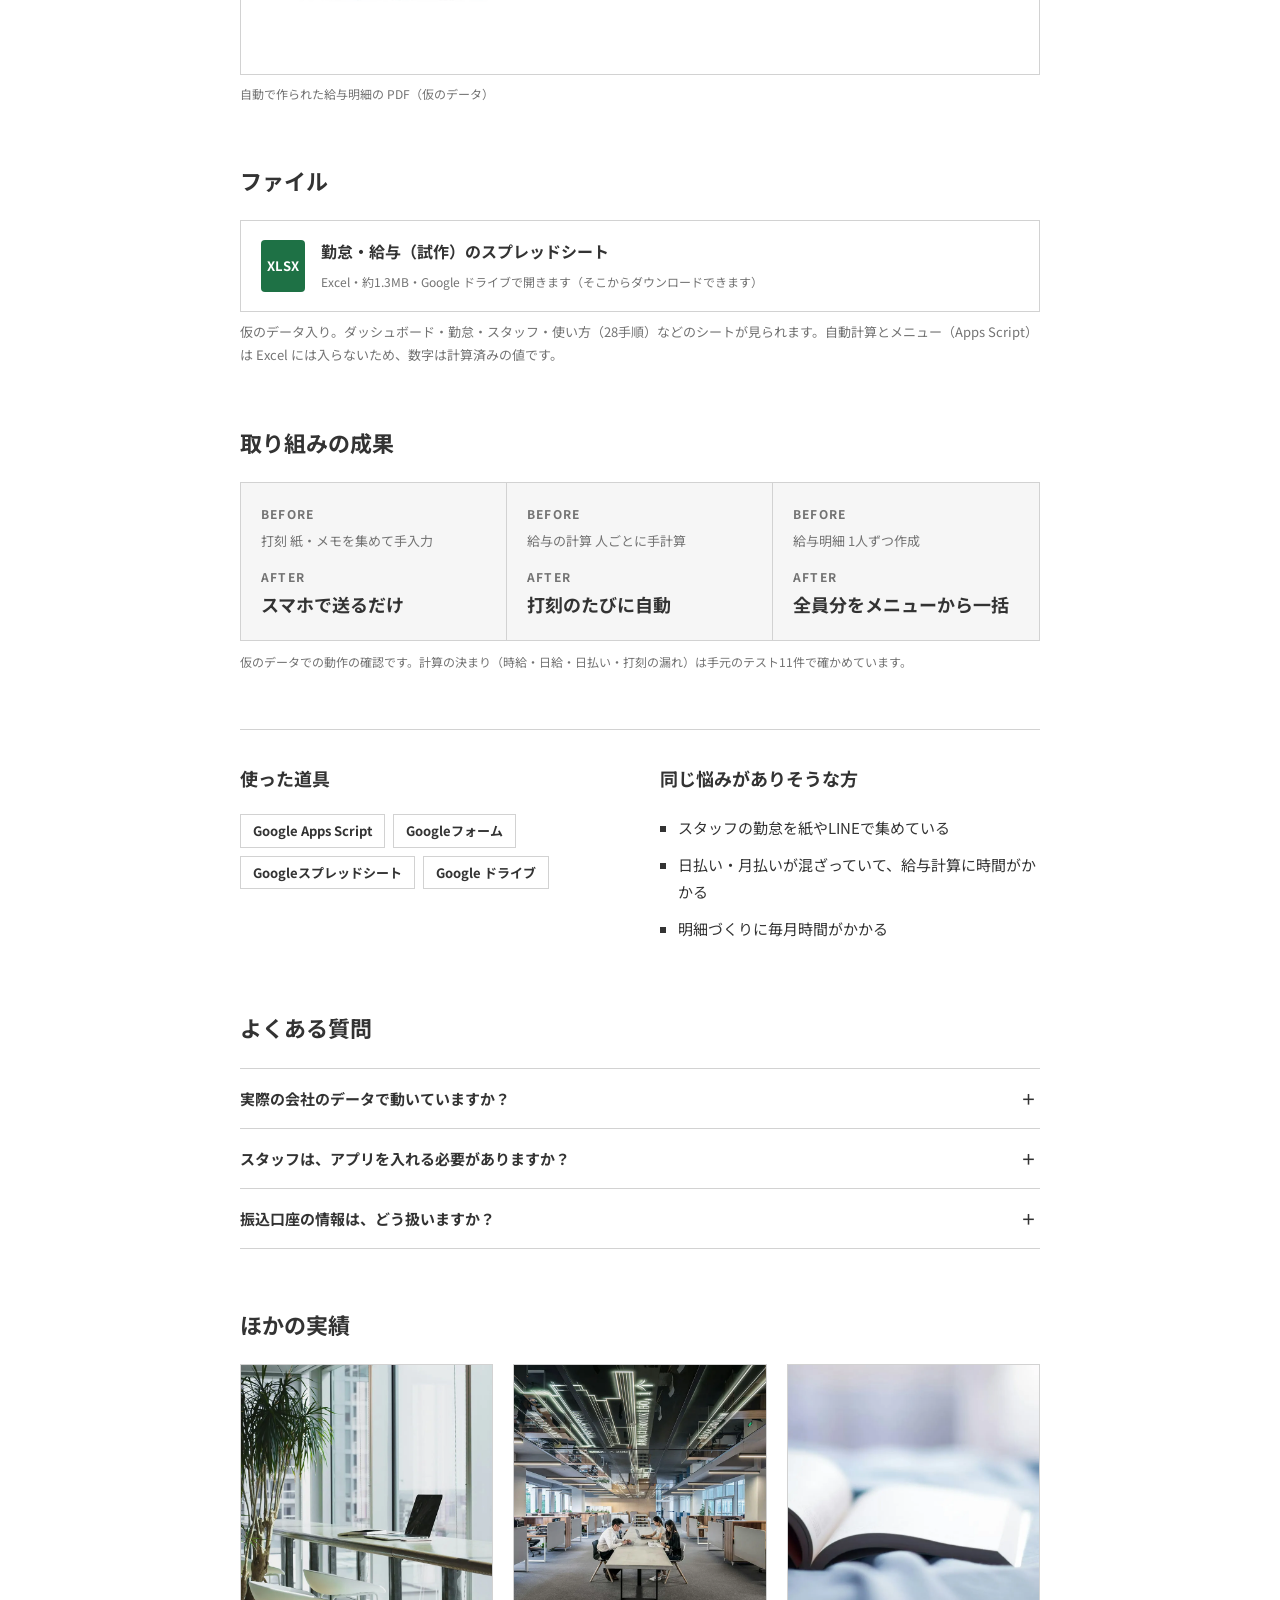
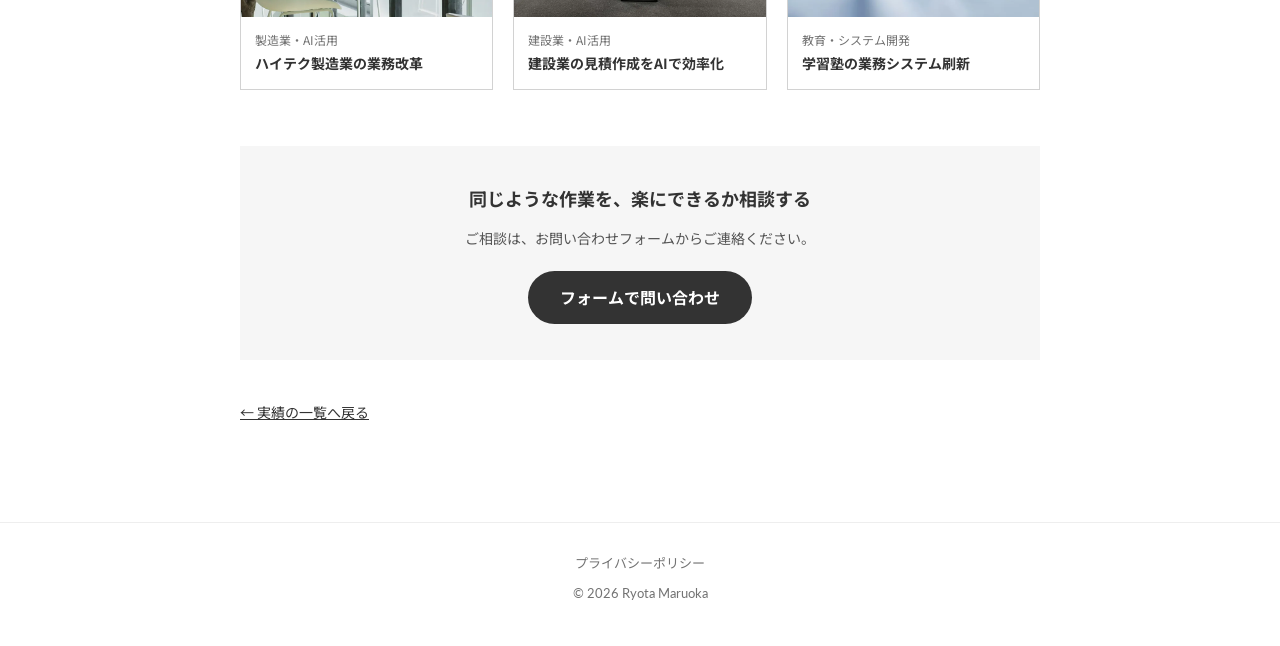
<file: works/kintai-gas.html>
<!doctype html>
<html lang="ja">
<head>
<meta charset="utf-8">
<meta name="viewport" content="width=device-width, initial-scale=1">
<!-- meta:start（tools/release_meta.py が入れる。手で直さない） -->
<title>スマホで打刻するだけで、給与計算と明細までできあがる | 丸岡 凌大</title>
<meta name="description" content="単発のスタッフも含む月50名ほどの勤怠と給与を、Googleフォームとスプレッドシートで回す仕組みの試作です。実際にあった募集の6つの機能をすべて作り、仮のスタッフ8人・1か月分のデータで動かしています。 使った道具はGoogle Apps Script・Googleフォーム・Googleスプレッドシート・Google ドライブです。 同じような作業を楽にしたい方は、お問い合わせフォームからご相談ください。">
<link rel="canonical" href="https://gryotamaruoka-dev.github.io/portfolio/works/kintai-gas.html">
<meta property="og:title" content="スマホで打刻するだけで、給与計算と明細までできあがる | 丸岡 凌大">
<meta property="og:description" content="単発のスタッフも含む月50名ほどの勤怠と給与を、Googleフォームとスプレッドシートで回す仕組みの試作です。実際にあった募集の6つの機能をすべて作り、仮のスタッフ8人・1か月分のデータで動かしています。 使った道具はGoogle Apps Script・Googleフォーム・Googleスプレッドシート・Google ドライブです。 同じような作業を楽にしたい方は、お問い合わせフォームからご相談ください。">
<meta property="og:url" content="https://gryotamaruoka-dev.github.io/portfolio/works/kintai-gas.html">
<meta property="og:type" content="article">
<meta property="og:image" content="https://gryotamaruoka-dev.github.io/portfolio/assets/og/kintai-gas.png">
<meta property="og:image:width" content="1200">
<meta property="og:image:height" content="630">
<meta property="og:site_name" content="丸岡 凌大 | ポートフォリオ">
<meta property="og:locale" content="ja_JP">
<meta name="twitter:card" content="summary_large_image">
<meta name="theme-color" content="#333333">
<link rel="icon" href="../assets/brand/favicon.ico" sizes="any">
<link rel="icon" type="image/png" sizes="32x32" href="../assets/brand/favicon-32.png">
<link rel="icon" type="image/png" sizes="16x16" href="../assets/brand/favicon-16.png">
<link rel="apple-touch-icon" href="../assets/brand/apple-touch-icon.png">
<link rel="manifest" href="../site.webmanifest">
<script type="application/ld+json">{"@context": "https://schema.org", "@type": "BreadcrumbList", "itemListElement": [{"@type": "ListItem", "position": 1, "name": "ホーム", "item": "https://gryotamaruoka-dev.github.io/portfolio/"}, {"@type": "ListItem", "position": 2, "name": "Work", "item": "https://gryotamaruoka-dev.github.io/portfolio/#work"}, {"@type": "ListItem", "position": 3, "name": "スマホで打刻するだけで、給与計算と明細までできあがる", "item": "https://gryotamaruoka-dev.github.io/portfolio/works/kintai-gas.html"}]}</script>
<script type="application/ld+json">{"@context": "https://schema.org", "@type": "Article", "headline": "スマホで打刻するだけで、給与計算と明細までできあがる", "description": "単発のスタッフも含む月50名ほどの勤怠と給与を、Googleフォームとスプレッドシートで回す仕組みの試作です。実際にあった募集の6つの機能をすべて作り、仮のスタッフ8人・1か月分のデータで動かしています。 使った道具はGoogle Apps Script・Googleフォーム・Googleスプレッドシート・Google ドライブです。 同じような作業を楽にしたい方は、お問い合わせフォームからご相談ください。", "image": "https://gryotamaruoka-dev.github.io/portfolio/assets/og/kintai-gas.png", "author": {"@type": "Person", "name": "丸岡 凌大", "alternateName": "Ryota Maruoka", "jobTitle": "AI業務効率化エンジニア", "url": "https://gryotamaruoka-dev.github.io/portfolio/", "image": "https://gryotamaruoka-dev.github.io/portfolio/assets/profile.webp", "email": "mailto:g.ryota.maruoka@gmail.com", "address": {"@type": "PostalAddress", "addressRegion": "大阪府", "addressCountry": "JP"}, "knowsAbout": ["AIを使った業務の効率化・自動化", "業務システム・ツールの開発", "書類やPDFの読み取り・データ化", "Google Apps Script"]}, "inLanguage": "ja", "mainEntityOfPage": "https://gryotamaruoka-dev.github.io/portfolio/works/kintai-gas.html"}</script>
<!-- meta:end -->
<link rel="stylesheet" href="https://fonts.googleapis.com/css?family=Noto+Sans+JP:400,700&subset=japanese">
<link rel="stylesheet" href="https://fonts.googleapis.com/css?family=Lato:400,700">
<link rel="stylesheet" href="case.css">
</head>
<body>
<header class="top"><div class="top-in">
<a class="logo" href="../index.html">Profile</a>
<nav><a href="../index.html#work">Work</a><a href="../index.html#overview">Overview</a><a class="btn" href="../index.html#contact">Contact</a></nav>
</div></header>
<nav class="crumb" aria-label="パンくずリスト"><ol>
<li><a href="../index.html">ホーム</a></li><li><a href="../index.html#work">Work</a></li><li aria-current="page">スマホで打刻するだけで、給与計算と明細までできあがる</li>
</ol></nav>
<main>
<div class="tags"><span class="tag">勤怠・給与</span><span class="tag">試作</span></div>
<h1>スマホで打刻するだけで、給与計算と明細までできあがる</h1>
<p class="lead">単発のスタッフも含む月50名ほどの勤怠と給与を、Googleフォームとスプレッドシートで回す仕組みの試作です。実際にあった募集の6つの機能をすべて作り、仮のスタッフ8人・1か月分のデータで動かしています。</p>
<div class="stats"><div><div class="n">6つ</div><div class="l">募集にあった機能をすべて作成</div></div><div><div class="n">3問</div><div class="l">スマホの打刻フォームの質問の数</div></div><div><div class="n">約2時間</div><div class="l">制作にかかった時間</div></div></div>
<dl class="meta"><div><dt>種類</dt><dd>試作（仮のデータ）</dd></div><div><dt>対象</dt><dd>月50名ほどのスタッフ</dd></div><div><dt>道具</dt><dd>Google Apps Script</dd></div><div><dt>制作</dt><dd>約2時間</dd></div></dl>
<h2>募集で挙がっていたこと</h2>
<ul class="dots"><li>毎回ちがう単発のスタッフが来るので、入力をできるだけ簡単にしたい</li><li>日払い・月払い、時給・日給が混ざり、給与の計算が複雑</li><li>誰が何時間働き、いくら発生しているかを、開くだけで分かるようにしたい</li><li>月末に勤怠表と給与明細が自動でできている状態にしたい</li></ul>
<h2>業務の流れがどう変わるか</h2><div class="flow"><div><h3>いま</h3><ol><li>紙やメモで出勤を集める</li><li>時給・日払いを見ながら手で計算</li><li>明細を1人ずつ作る</li></ol><div class="time">毎月の手作業</div></div><div class="after"><h3>これから</h3><ol><li>スマホのフォームで打刻</li><li class="m">勤怠・給与・人件費が自動で出る</li><li class="m">メニューから明細PDFを全員分</li><li>打刻の漏れだけ確かめる</li></ol><div class="time">確認するだけ</div></div></div><p class="legend"><i></i>色の付いた段は、仕組み（AI・自動処理）が行います。ほかは人の作業です。</p><p class="cap">担当した内容をもとにした、業務のイメージです。実際の画面ではありません。</p>
<h2>作ったもの</h2>
<ol class="steps"><li>打刻フォーム: 1ページ・3問（氏名・打刻種別・備考）。出勤／休憩入／休憩戻／退勤を選んで送るだけで、休憩時間も自動で数える</li><li>給与の自動計算: 時給は日払い1,300円・月払い1,400円、特別時給があれば優先。日給・交通費・手当・控除・日払い済みから差引支払額まで</li><li>ダッシュボード: 本日の出勤人数と人件費、今月の累計、月末の支払予定額、未払いの合計、日ごとの人件費のグラフ</li><li>月の締め: 月ごとの一覧表を残し、過去の月もそのまま見返せる。打刻の漏れは赤で知らせる</li><li>給与明細・勤怠表: 1人1枚の A4 の PDF をメニューからまとめて作る</li><li>振込口座は管理者だけが見られる別のシートに分けて保護（試作では中身は入れていない）</li></ol>
<h2>人と仕組みの分担</h2><div class="tw"><table class="roles"><thead><tr><th scope="col">段</th><th scope="col">担当</th><th scope="col">中身</th></tr></thead><tbody><tr><td>打刻する</td><td><span class="who">人</span></td><td>スタッフがスマホでフォームを開き、3問に答えて送る</td></tr><tr><td>勤怠と給与の計算</td><td><span class="who m">仕組み</span></td><td>打刻のたびに、勤務時間・休憩・給与・差引支払額を計算し直す</td></tr><tr><td>ダッシュボードの更新</td><td><span class="who m">仕組み</span></td><td>本日の出勤人数と人件費、今月の累計、支払予定額を出す</td></tr><tr><td>打刻の漏れの確認</td><td><span class="who">人</span></td><td>赤く出た所を管理者が確かめて直す</td></tr><tr><td>給与明細・勤怠表</td><td><span class="who m">仕組み</span></td><td>メニューから、1人1枚の PDF を全員分まとめて作る</td></tr></tbody></table></div>


<h2>工夫した所</h2><div class="points"><div><h3>入力は3問だけ</h3><p>毎回ちがう単発のスタッフでも迷わないよう、氏名を選び、打刻の種類を選び、送るだけにしました。</p></div><div><h3>口座は別のシートに分ける</h3><p>振込口座は、管理者だけが見られる別のシートに分けて保護します。試作では中身を入れていません。</p></div><div><h3>過去の月を見返せる</h3><p>月を締めると、その月の一覧表が残ります。あとから数字が変わりません。</p></div></div>
<h2>打刻フォームを試す</h2>
<div class="demo">
<div class="phone"><div class="screen">
<div class="gf-bar"><span>9:41</span><span>見本</span></div>
<form id="gf" class="gf-form" novalidate>
<div class="gf-card gf-head"><h3>打刻</h3><p>出勤・休憩・退勤のときに送ってください。</p><p class="gf-req">* 必須の質問です</p></div>
<div class="gf-card gf-q" id="q1"><label class="t">氏名 <b>*</b></label><small>名前が無いときは管理者に伝えてください</small>
<select id="who"><option value="">選択</option><option>佐藤 花子（S001）</option><option>田中 一郎（S002）</option><option>高橋 美咲（S003）</option><option>伊藤 健太（S004）</option><option>渡辺 さくら（S005）</option><option>山本 大輔（S006）</option><option>中村 結衣（S007）</option><option>小林 翔（S008）</option></select></div>
<div class="gf-card gf-q" id="q2"><label class="t">打刻種別 <b>*</b></label><label class="r"><input type="radio" name="kind" value="出勤">出勤</label><label class="r"><input type="radio" name="kind" value="休憩入">休憩入</label><label class="r"><input type="radio" name="kind" value="休憩戻">休憩戻</label><label class="r"><input type="radio" name="kind" value="退勤">退勤</label></div>
<div class="gf-card gf-q"><label class="t">備考</label><small>直行・直帰・早退など（任意）</small><input type="text" id="memo" placeholder="回答を入力"></div>
<div class="gf-actions"><button class="gf-send" id="send" type="button">送信</button><button class="gf-clear" id="clr" type="button">フォームをクリア</button></div>
</form>
<div class="gf-card gf-head gf-done" id="done"><h3>打刻</h3><p>打刻しました（見本なので、どこにも送られていません）。</p>
<p class="again-wrap"><button class="gf-clear" id="again" type="button">別の打刻を送る</button></p></div>
</div></div>
<div class="demo-note"><span class="badge">見本のフォーム</span>
<p>本物の打刻フォームと同じ3問です。名前と種別を選んで「送信」を押すと、スプレッドシートの「打刻」シートに入る行が右に出ます。<b>見本なので、送信してもどこにも送られません。</b></p>
<table class="rows"><thead><tr><th>タイムスタンプ</th><th>氏名</th><th>打刻種別</th><th>備考</th></tr></thead>
<tbody id="rows"><tr><td>2026/11/09 8:58</td><td>佐藤 花子（S001）</td><td>出勤</td><td></td></tr></tbody></table>
<p class="cap">本物では、この行をもとに勤怠・給与・ダッシュボードが自動で計算し直されます。</p></div>
</div>
<script src="demo-kintai.js"></script>
<h2>画面</h2><figure class="shot"><img loading="lazy" decoding="async" width="1250" height="610" src="img/kintai-dashboard.webp" alt="ダッシュボード（仮のデータ）"><figcaption>ダッシュボード（仮のデータ）</figcaption></figure><figure class="shot"><img loading="lazy" decoding="async" width="990" height="760" src="img/kintai-payslip.webp" alt="自動で作られた給与明細の PDF（仮のデータ）"><figcaption>自動で作られた給与明細の PDF（仮のデータ）</figcaption></figure>
<h2>ファイル</h2><div class="files"><a class="dl" href="https://drive.google.com/file/d/16Fl3DkxwH6Dg2sRmjVfX0S-8p8z5SZeD/view" target="_blank" rel="noopener"><span class="ic">XLSX</span><span><span class="nm">勤怠・給与（試作）のスプレッドシート</span><br><span class="sz">Excel・約1.3MB・Google ドライブで開きます（そこからダウンロードできます）</span></span></a><p>仮のデータ入り。ダッシュボード・勤怠・スタッフ・使い方（28手順）などのシートが見られます。自動計算とメニュー（Apps Script）は Excel には入らないため、数字は計算済みの値です。</p></div>
<h2>取り組みの成果</h2><div class="results"><div><div class="k">BEFORE</div><div class="name">打刻 紙・メモを集めて手入力</div><div class="k">AFTER</div><div class="after">スマホで送るだけ</div></div><div><div class="k">BEFORE</div><div class="name">給与の計算 人ごとに手計算</div><div class="k">AFTER</div><div class="after">打刻のたびに自動</div></div><div><div class="k">BEFORE</div><div class="name">給与明細 1人ずつ作成</div><div class="k">AFTER</div><div class="after">全員分をメニューから一括</div></div></div><p class="cap">仮のデータでの動作の確認です。計算の決まり（時給・日給・日払い・打刻の漏れ）は手元のテスト11件で確かめています。</p>

<div class="two">
<div><h2>使った道具</h2><div class="chips"><span>Google Apps Script</span><span>Googleフォーム</span><span>Googleスプレッドシート</span><span>Google ドライブ</span></div></div>
<div><h2>同じ悩みがありそうな方</h2><ul class="dots"><li>スタッフの勤怠を紙やLINEで集めている</li><li>日払い・月払いが混ざっていて、給与計算に時間がかかる</li><li>明細づくりに毎月時間がかかる</li></ul></div>
</div>
<h2>よくある質問</h2><div class="faq"><details><summary>実際の会社のデータで動いていますか？</summary><p>いいえ。実際にあった募集の内容をもとに作った試作で、仮のスタッフ8人・1か月分のデータで動かしています。</p></details><details><summary>スタッフは、アプリを入れる必要がありますか？</summary><p>ありません。スマホのブラウザで Googleフォームを開き、3問に答えて送るだけです。このページの「打刻フォームを試す」で、同じ3問を試せます。</p></details><details><summary>振込口座の情報は、どう扱いますか？</summary><p>管理者だけが見られる別のシートに分けて保護します。試作では中身を入れていません。</p></details></div>
<h2>ほかの実績</h2><div class="rel"><a href="ai-bpr.html"><img loading="lazy" decoding="async" width="800" height="800" src="../assets/3048f4d47a46.webp" alt=""><span><span class="t">製造業・AI活用</span><span class="h">ハイテク製造業の業務改革</span></span></a><a href="estimate-ai.html"><img loading="lazy" decoding="async" width="800" height="800" src="../assets/1ed0d5e38161.webp" alt=""><span><span class="t">建設業・AI活用</span><span class="h">建設業の見積作成をAIで効率化</span></span></a><a href="juku-system.html"><img loading="lazy" decoding="async" width="800" height="800" src="../assets/0348db44d5a6.webp" alt=""><span><span class="t">教育・システム開発</span><span class="h">学習塾の業務システム刷新</span></span></a></div>
<div class="cta"><p>同じような作業を、楽にできるか相談する</p><p class="sub">ご相談は、お問い合わせフォームからご連絡ください。</p>
<div class="btns"><a href="../index.html#contact-form">フォームで問い合わせ</a></div></div>
<a class="back" href="../index.html#work">← 実績の一覧へ戻る</a>
</main>
<footer class="foot"><a href="../privacy.html">プライバシーポリシー</a><p>© 2026 Ryota Maruoka</p></footer>
</body>
</html>
</file>
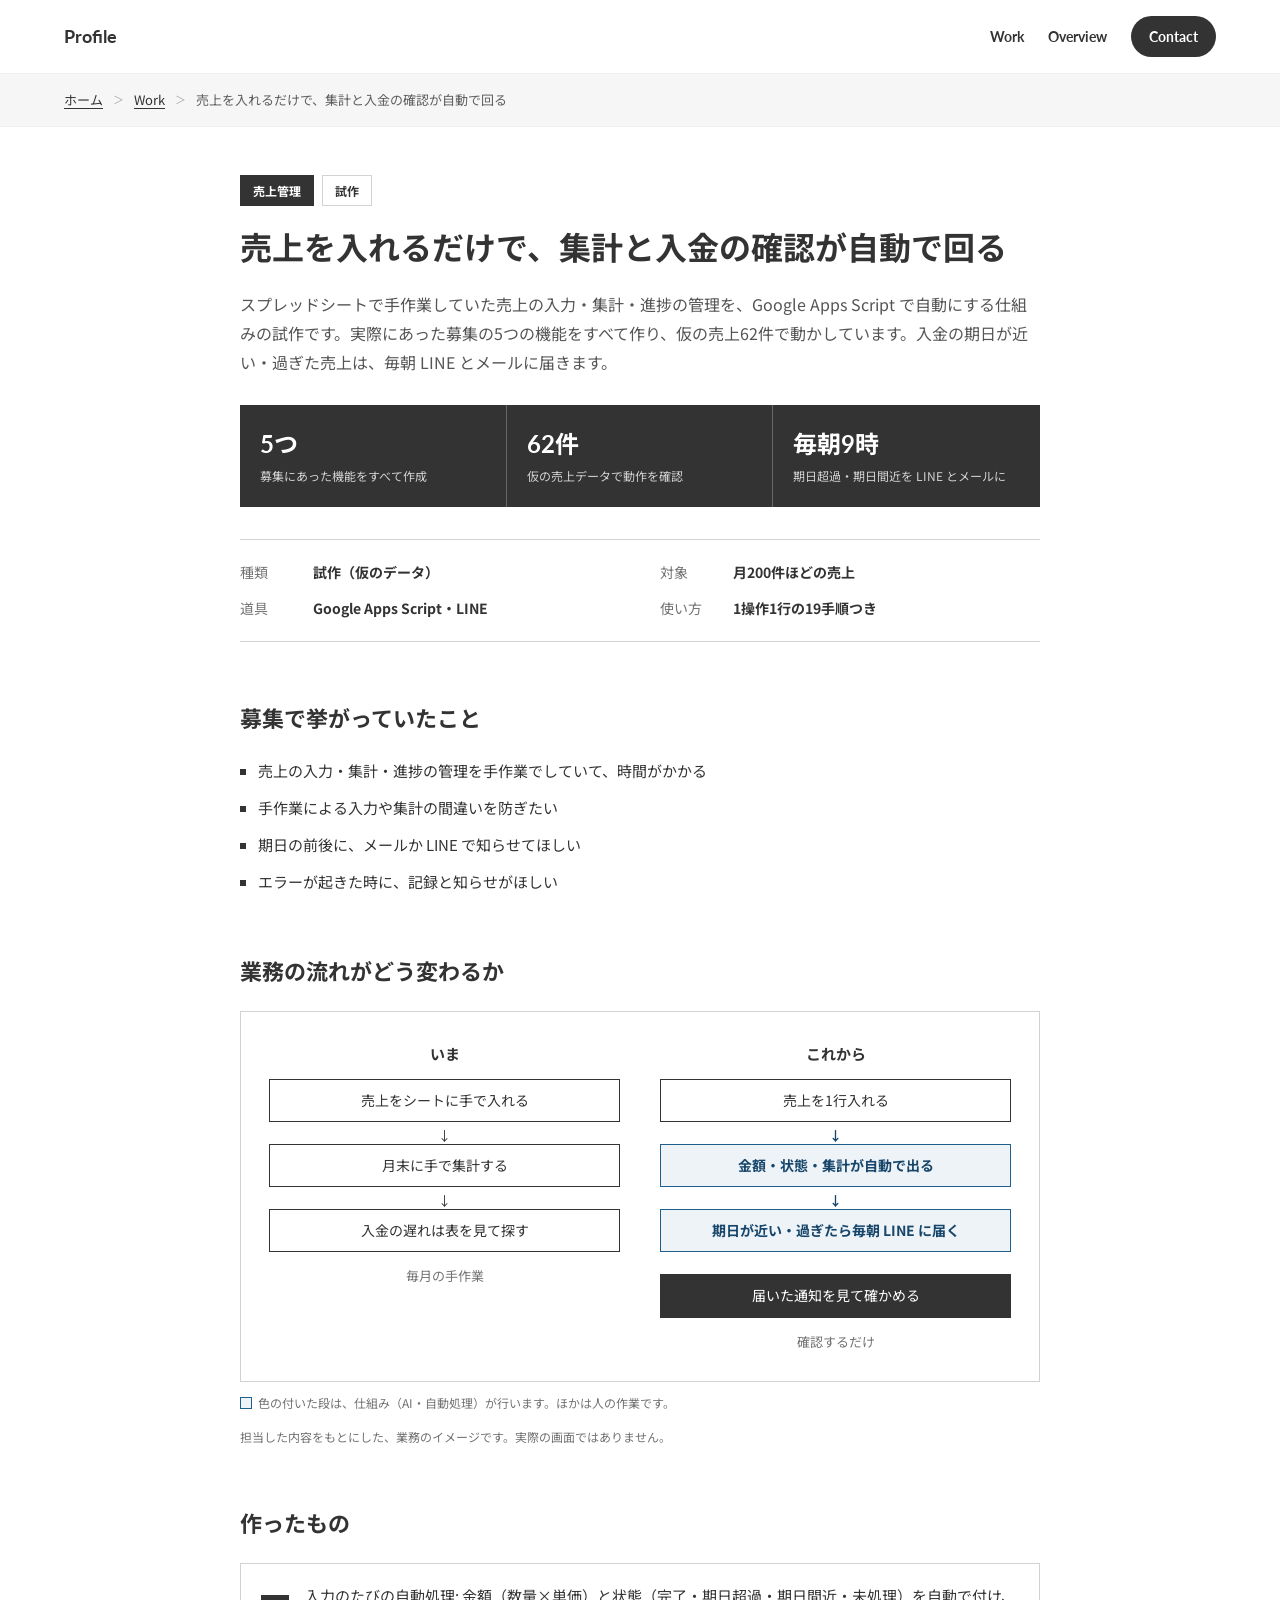
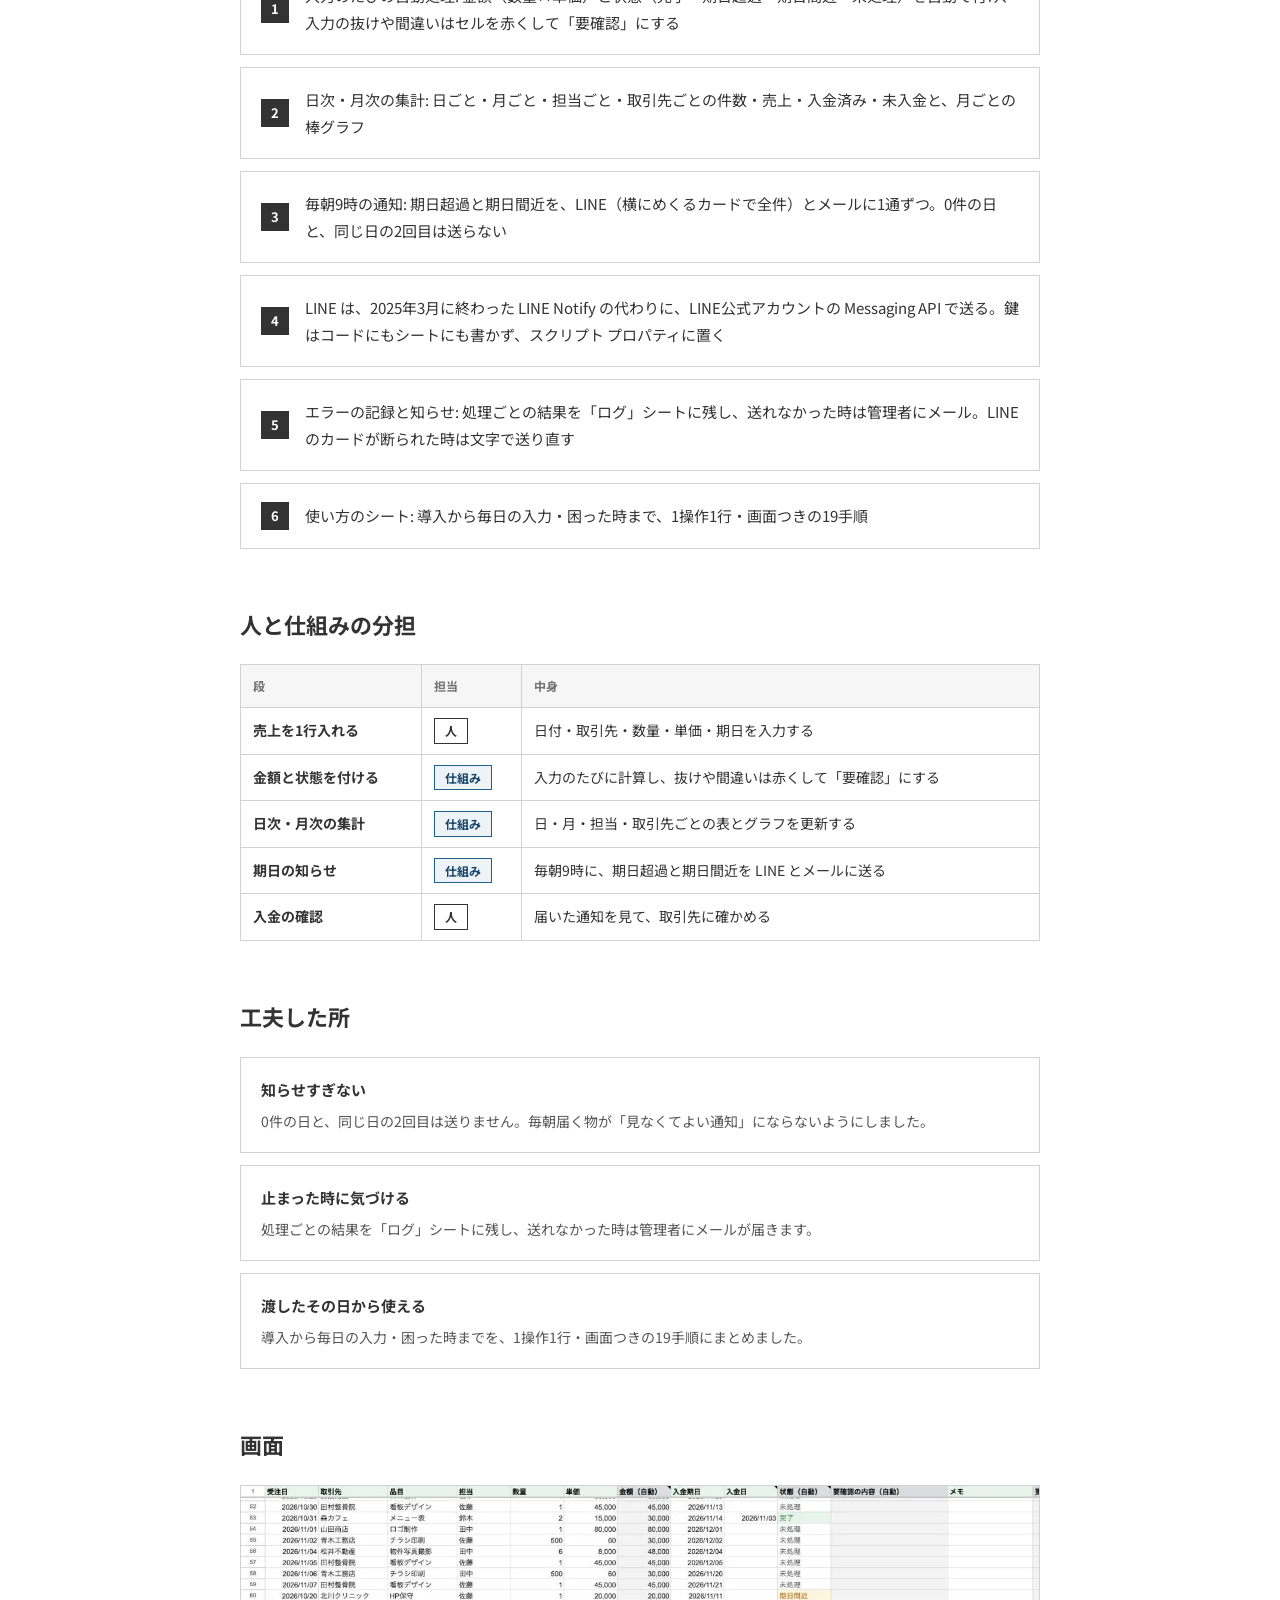
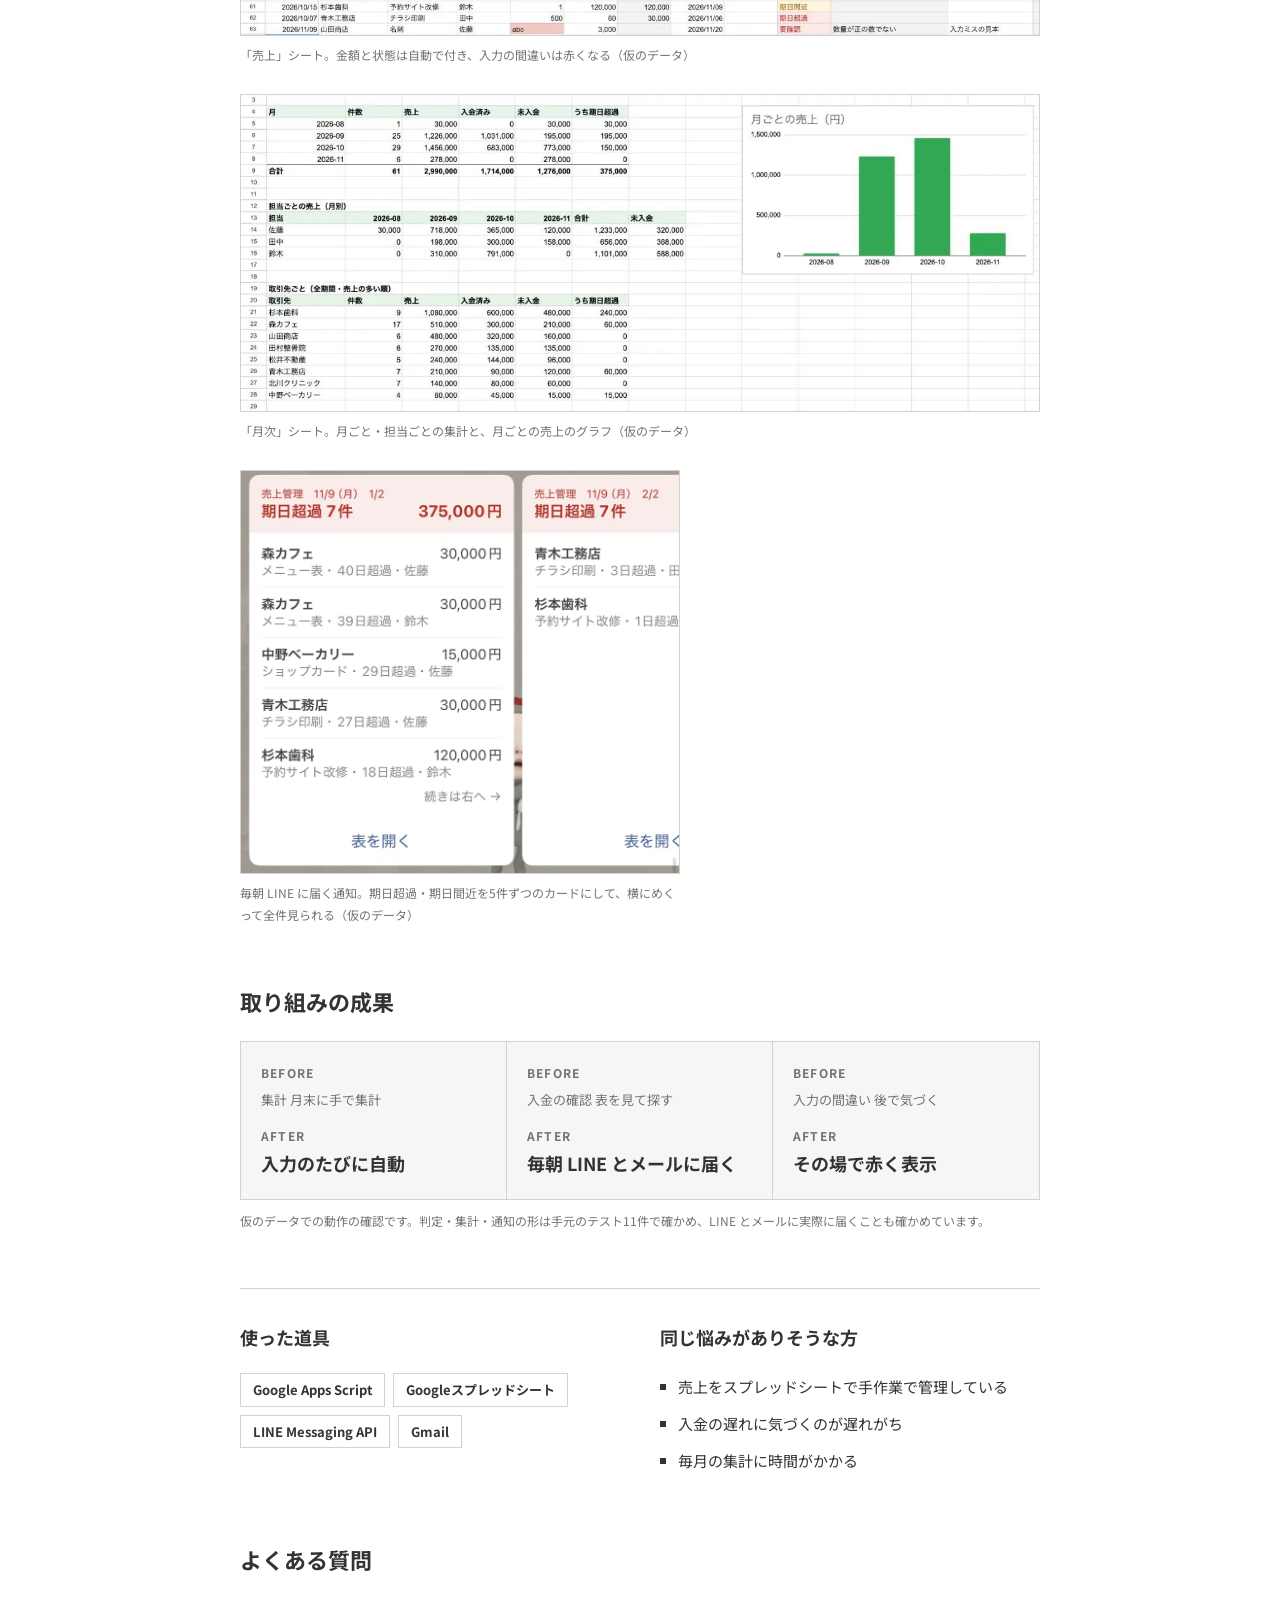
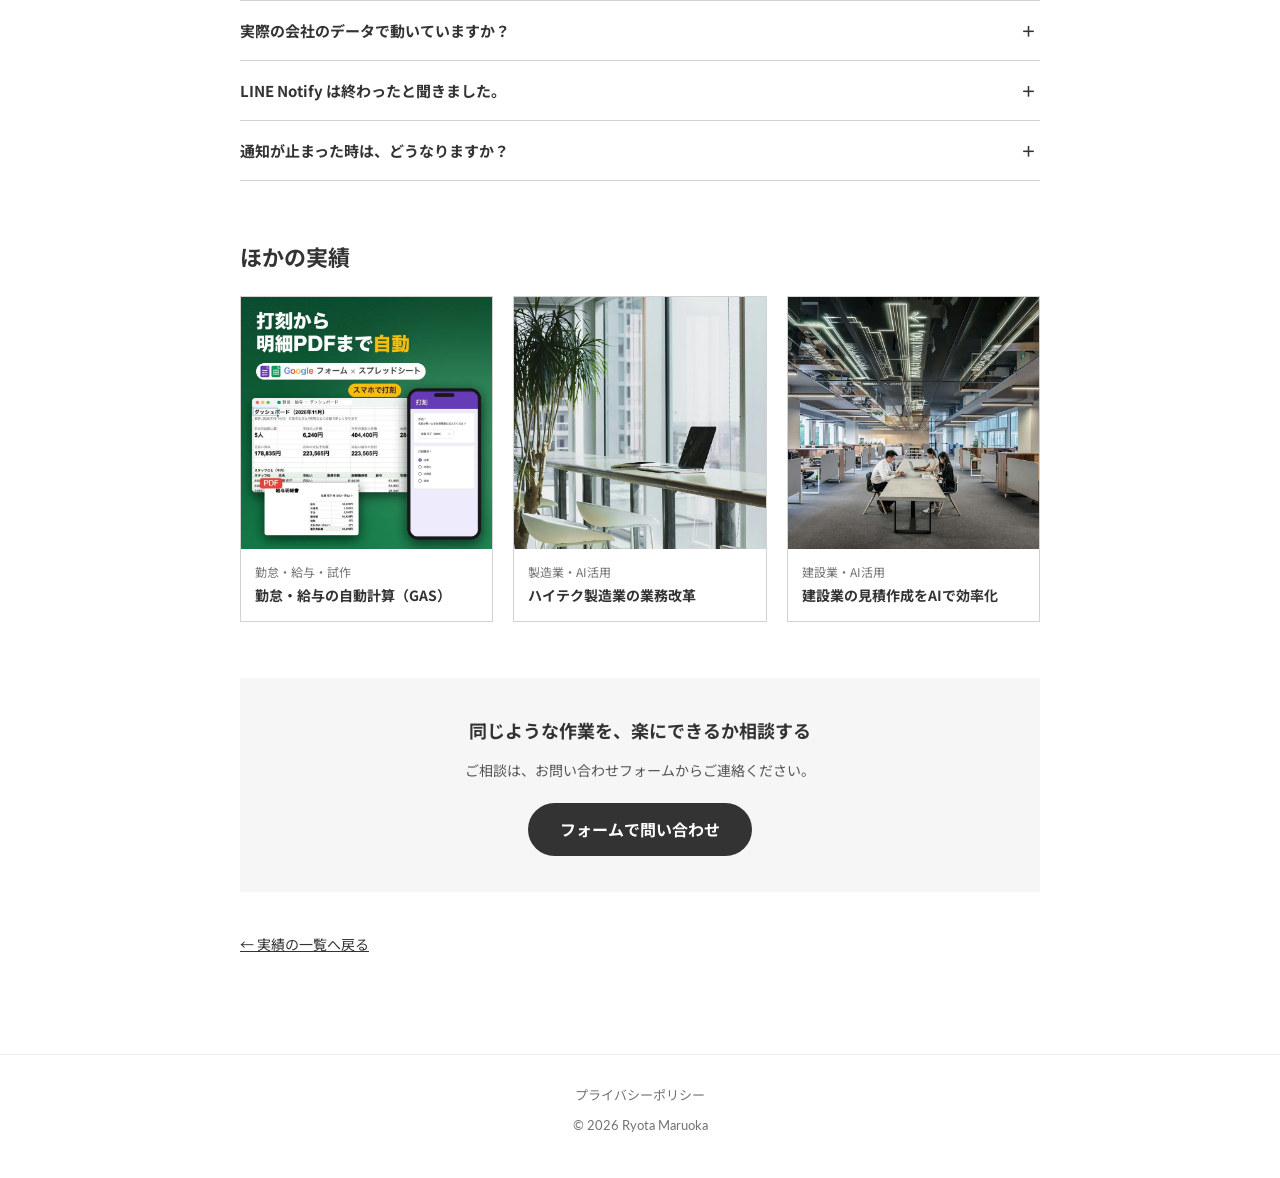
<file: works/uriage-gas.html>
<!doctype html>
<html lang="ja">
<head>
<meta charset="utf-8">
<meta name="viewport" content="width=device-width, initial-scale=1">
<!-- meta:start（tools/release_meta.py が入れる。手で直さない） -->
<title>売上を入れるだけで、集計と入金の確認が自動で回る | 丸岡 凌大</title>
<meta name="description" content="スプレッドシートで手作業していた売上の入力・集計・進捗の管理を、Google Apps Script で自動にする仕組みの試作です。実際にあった募集の5つの機能をすべて作り、仮の売上62件で動かしています。入金の期日が近い・過ぎた売上は、毎朝 LINE とメールに届きます。 使った道具はGoogle Apps Script・Googleスプレッドシート・LINE Messaging API・Gmailです。 同じような作業を楽にしたい方は、お問い合わせフォームからご相談ください。">
<link rel="canonical" href="https://gryotamaruoka-dev.github.io/portfolio/works/uriage-gas.html">
<meta property="og:title" content="売上を入れるだけで、集計と入金の確認が自動で回る | 丸岡 凌大">
<meta property="og:description" content="スプレッドシートで手作業していた売上の入力・集計・進捗の管理を、Google Apps Script で自動にする仕組みの試作です。実際にあった募集の5つの機能をすべて作り、仮の売上62件で動かしています。入金の期日が近い・過ぎた売上は、毎朝 LINE とメールに届きます。 使った道具はGoogle Apps Script・Googleスプレッドシート・LINE Messaging API・Gmailです。 同じような作業を楽にしたい方は、お問い合わせフォームからご相談ください。">
<meta property="og:url" content="https://gryotamaruoka-dev.github.io/portfolio/works/uriage-gas.html">
<meta property="og:type" content="article">
<meta property="og:image" content="https://gryotamaruoka-dev.github.io/portfolio/assets/og/uriage-gas.png">
<meta property="og:image:width" content="1200">
<meta property="og:image:height" content="630">
<meta property="og:site_name" content="丸岡 凌大 | ポートフォリオ">
<meta property="og:locale" content="ja_JP">
<meta name="twitter:card" content="summary_large_image">
<meta name="theme-color" content="#333333">
<link rel="icon" href="../assets/brand/favicon.ico" sizes="any">
<link rel="icon" type="image/png" sizes="32x32" href="../assets/brand/favicon-32.png">
<link rel="icon" type="image/png" sizes="16x16" href="../assets/brand/favicon-16.png">
<link rel="apple-touch-icon" href="../assets/brand/apple-touch-icon.png">
<link rel="manifest" href="../site.webmanifest">
<script type="application/ld+json">{"@context": "https://schema.org", "@type": "BreadcrumbList", "itemListElement": [{"@type": "ListItem", "position": 1, "name": "ホーム", "item": "https://gryotamaruoka-dev.github.io/portfolio/"}, {"@type": "ListItem", "position": 2, "name": "Work", "item": "https://gryotamaruoka-dev.github.io/portfolio/#work"}, {"@type": "ListItem", "position": 3, "name": "売上を入れるだけで、集計と入金の確認が自動で回る", "item": "https://gryotamaruoka-dev.github.io/portfolio/works/uriage-gas.html"}]}</script>
<script type="application/ld+json">{"@context": "https://schema.org", "@type": "Article", "headline": "売上を入れるだけで、集計と入金の確認が自動で回る", "description": "スプレッドシートで手作業していた売上の入力・集計・進捗の管理を、Google Apps Script で自動にする仕組みの試作です。実際にあった募集の5つの機能をすべて作り、仮の売上62件で動かしています。入金の期日が近い・過ぎた売上は、毎朝 LINE とメールに届きます。 使った道具はGoogle Apps Script・Googleスプレッドシート・LINE Messaging API・Gmailです。 同じような作業を楽にしたい方は、お問い合わせフォームからご相談ください。", "image": "https://gryotamaruoka-dev.github.io/portfolio/assets/og/uriage-gas.png", "author": {"@type": "Person", "name": "丸岡 凌大", "alternateName": "Ryota Maruoka", "jobTitle": "AI業務効率化エンジニア", "url": "https://gryotamaruoka-dev.github.io/portfolio/", "image": "https://gryotamaruoka-dev.github.io/portfolio/assets/profile.webp", "email": "mailto:g.ryota.maruoka@gmail.com", "address": {"@type": "PostalAddress", "addressRegion": "大阪府", "addressCountry": "JP"}, "knowsAbout": ["AIを使った業務の効率化・自動化", "業務システム・ツールの開発", "書類やPDFの読み取り・データ化", "Google Apps Script"]}, "inLanguage": "ja", "mainEntityOfPage": "https://gryotamaruoka-dev.github.io/portfolio/works/uriage-gas.html"}</script>
<!-- meta:end -->
<link rel="stylesheet" href="https://fonts.googleapis.com/css?family=Noto+Sans+JP:400,700&subset=japanese">
<link rel="stylesheet" href="https://fonts.googleapis.com/css?family=Lato:400,700">
<link rel="stylesheet" href="case.css">
</head>
<body>
<header class="top"><div class="top-in">
<a class="logo" href="../index.html">Profile</a>
<nav><a href="../index.html#work">Work</a><a href="../index.html#overview">Overview</a><a class="btn" href="../index.html#contact">Contact</a></nav>
</div></header>
<nav class="crumb" aria-label="パンくずリスト"><ol>
<li><a href="../index.html">ホーム</a></li><li><a href="../index.html#work">Work</a></li><li aria-current="page">売上を入れるだけで、集計と入金の確認が自動で回る</li>
</ol></nav>
<main>
<div class="tags"><span class="tag">売上管理</span><span class="tag">試作</span></div>
<h1>売上を入れるだけで、集計と入金の確認が自動で回る</h1>
<p class="lead">スプレッドシートで手作業していた売上の入力・集計・進捗の管理を、Google Apps Script で自動にする仕組みの試作です。実際にあった募集の5つの機能をすべて作り、仮の売上62件で動かしています。入金の期日が近い・過ぎた売上は、毎朝 LINE とメールに届きます。</p>
<div class="stats"><div><div class="n">5つ</div><div class="l">募集にあった機能をすべて作成</div></div><div><div class="n">62件</div><div class="l">仮の売上データで動作を確認</div></div><div><div class="n">毎朝9時</div><div class="l">期日超過・期日間近を LINE とメールに</div></div></div>
<dl class="meta"><div><dt>種類</dt><dd>試作（仮のデータ）</dd></div><div><dt>対象</dt><dd>月200件ほどの売上</dd></div><div><dt>道具</dt><dd>Google Apps Script・LINE</dd></div><div><dt>使い方</dt><dd>1操作1行の19手順つき</dd></div></dl>
<h2>募集で挙がっていたこと</h2>
<ul class="dots"><li>売上の入力・集計・進捗の管理を手作業でしていて、時間がかかる</li><li>手作業による入力や集計の間違いを防ぎたい</li><li>期日の前後に、メールか LINE で知らせてほしい</li><li>エラーが起きた時に、記録と知らせがほしい</li></ul>
<h2>業務の流れがどう変わるか</h2><div class="flow"><div><h3>いま</h3><ol><li>売上をシートに手で入れる</li><li>月末に手で集計する</li><li>入金の遅れは表を見て探す</li></ol><div class="time">毎月の手作業</div></div><div class="after"><h3>これから</h3><ol><li>売上を1行入れる</li><li class="m">金額・状態・集計が自動で出る</li><li class="m">期日が近い・過ぎたら毎朝 LINE に届く</li><li>届いた通知を見て確かめる</li></ol><div class="time">確認するだけ</div></div></div><p class="legend"><i></i>色の付いた段は、仕組み（AI・自動処理）が行います。ほかは人の作業です。</p><p class="cap">担当した内容をもとにした、業務のイメージです。実際の画面ではありません。</p>
<h2>作ったもの</h2>
<ol class="steps"><li>入力のたびの自動処理: 金額（数量×単価）と状態（完了・期日超過・期日間近・未処理）を自動で付け、入力の抜けや間違いはセルを赤くして「要確認」にする</li><li>日次・月次の集計: 日ごと・月ごと・担当ごと・取引先ごとの件数・売上・入金済み・未入金と、月ごとの棒グラフ</li><li>毎朝9時の通知: 期日超過と期日間近を、LINE（横にめくるカードで全件）とメールに1通ずつ。0件の日と、同じ日の2回目は送らない</li><li>LINE は、2025年3月に終わった LINE Notify の代わりに、LINE公式アカウントの Messaging API で送る。鍵はコードにもシートにも書かず、スクリプト プロパティに置く</li><li>エラーの記録と知らせ: 処理ごとの結果を「ログ」シートに残し、送れなかった時は管理者にメール。LINE のカードが断られた時は文字で送り直す</li><li>使い方のシート: 導入から毎日の入力・困った時まで、1操作1行・画面つきの19手順</li></ol>
<h2>人と仕組みの分担</h2><div class="tw"><table class="roles"><thead><tr><th scope="col">段</th><th scope="col">担当</th><th scope="col">中身</th></tr></thead><tbody><tr><td>売上を1行入れる</td><td><span class="who">人</span></td><td>日付・取引先・数量・単価・期日を入力する</td></tr><tr><td>金額と状態を付ける</td><td><span class="who m">仕組み</span></td><td>入力のたびに計算し、抜けや間違いは赤くして「要確認」にする</td></tr><tr><td>日次・月次の集計</td><td><span class="who m">仕組み</span></td><td>日・月・担当・取引先ごとの表とグラフを更新する</td></tr><tr><td>期日の知らせ</td><td><span class="who m">仕組み</span></td><td>毎朝9時に、期日超過と期日間近を LINE とメールに送る</td></tr><tr><td>入金の確認</td><td><span class="who">人</span></td><td>届いた通知を見て、取引先に確かめる</td></tr></tbody></table></div>


<h2>工夫した所</h2><div class="points"><div><h3>知らせすぎない</h3><p>0件の日と、同じ日の2回目は送りません。毎朝届く物が「見なくてよい通知」にならないようにしました。</p></div><div><h3>止まった時に気づける</h3><p>処理ごとの結果を「ログ」シートに残し、送れなかった時は管理者にメールが届きます。</p></div><div><h3>渡したその日から使える</h3><p>導入から毎日の入力・困った時までを、1操作1行・画面つきの19手順にまとめました。</p></div></div>

<h2>画面</h2><figure class="shot"><img loading="lazy" decoding="async" width="1335" height="250" src="img/uriage-sales.webp" alt="「売上」シート。金額と状態は自動で付き、入力の間違いは赤くなる（仮のデータ）"><figcaption>「売上」シート。金額と状態は自動で付き、入力の間違いは赤くなる（仮のデータ）</figcaption></figure><figure class="shot"><img loading="lazy" decoding="async" width="1260" height="500" src="img/uriage-monthly.webp" alt="「月次」シート。月ごと・担当ごとの集計と、月ごとの売上のグラフ（仮のデータ）"><figcaption>「月次」シート。月ごと・担当ごとの集計と、月ごとの売上のグラフ（仮のデータ）</figcaption></figure><figure class="shot w440"><img loading="lazy" decoding="async" width="900" height="827" src="img/uriage-line.webp" alt="毎朝 LINE に届く通知。期日超過・期日間近を5件ずつのカードにして、横にめくって全件見られる（仮のデータ）"><figcaption>毎朝 LINE に届く通知。期日超過・期日間近を5件ずつのカードにして、横にめくって全件見られる（仮のデータ）</figcaption></figure>

<h2>取り組みの成果</h2><div class="results"><div><div class="k">BEFORE</div><div class="name">集計 月末に手で集計</div><div class="k">AFTER</div><div class="after">入力のたびに自動</div></div><div><div class="k">BEFORE</div><div class="name">入金の確認 表を見て探す</div><div class="k">AFTER</div><div class="after">毎朝 LINE とメールに届く</div></div><div><div class="k">BEFORE</div><div class="name">入力の間違い 後で気づく</div><div class="k">AFTER</div><div class="after">その場で赤く表示</div></div></div><p class="cap">仮のデータでの動作の確認です。判定・集計・通知の形は手元のテスト11件で確かめ、LINE とメールに実際に届くことも確かめています。</p>

<div class="two">
<div><h2>使った道具</h2><div class="chips"><span>Google Apps Script</span><span>Googleスプレッドシート</span><span>LINE Messaging API</span><span>Gmail</span></div></div>
<div><h2>同じ悩みがありそうな方</h2><ul class="dots"><li>売上をスプレッドシートで手作業で管理している</li><li>入金の遅れに気づくのが遅れがち</li><li>毎月の集計に時間がかかる</li></ul></div>
</div>
<h2>よくある質問</h2><div class="faq"><details><summary>実際の会社のデータで動いていますか？</summary><p>いいえ。実際にあった募集の内容をもとに作った試作で、仮の売上62件で動かしています。</p></details><details><summary>LINE Notify は終わったと聞きました。</summary><p>はい、2025年3月に終了しています。この試作は、LINE公式アカウントの Messaging API で送っています。</p></details><details><summary>通知が止まった時は、どうなりますか？</summary><p>処理ごとの結果を「ログ」シートに残し、送れなかった時は管理者にメールで知らせます。LINE のカードが断られた時は、文字で送り直します。</p></details></div>
<h2>ほかの実績</h2><div class="rel"><a href="kintai-gas.html"><img loading="lazy" decoding="async" width="800" height="800" src="../assets/work-kintai-thumb.webp" alt=""><span><span class="t">勤怠・給与・試作</span><span class="h">勤怠・給与の自動計算（GAS）</span></span></a><a href="ai-bpr.html"><img loading="lazy" decoding="async" width="800" height="800" src="../assets/3048f4d47a46.webp" alt=""><span><span class="t">製造業・AI活用</span><span class="h">ハイテク製造業の業務改革</span></span></a><a href="estimate-ai.html"><img loading="lazy" decoding="async" width="800" height="800" src="../assets/1ed0d5e38161.webp" alt=""><span><span class="t">建設業・AI活用</span><span class="h">建設業の見積作成をAIで効率化</span></span></a></div>
<div class="cta"><p>同じような作業を、楽にできるか相談する</p><p class="sub">ご相談は、お問い合わせフォームからご連絡ください。</p>
<div class="btns"><a href="../index.html#contact-form">フォームで問い合わせ</a></div></div>
<a class="back" href="../index.html#work">← 実績の一覧へ戻る</a>
</main>
<footer class="foot"><a href="../privacy.html">プライバシーポリシー</a><p>© 2026 Ryota Maruoka</p></footer>
</body>
</html>
</file>
<file: style.css>
:root { --s-color-c5a1d1c1: #333333ff; --s-color-5a88359d: rgb(255, 255, 255); --s-color-c3ab30de: #00000; --s-color-739b2669: #737373ff; --s-color-1b97f573: #d2d2d2ff; --s-color-2cb51ab0: #e6e6e6; --s-color-f3a89775: #f6f6f6ff; --s-color-cb8aa07e: linear-gradient(90deg, rgba(0, 0, 0, 0.2), rgba(102, 102, 102, 0.2)); }
:root { --s-font-408a7a1b: 'Hiragino Kaku Gothic ProN','ヒラギノ角ゴ ProN'; --s-font-bfb15311: Lato,'Hiragino Kaku Gothic ProN','ヒラギノ角ゴ ProN'; }

*, *::before, *::after { box-sizing: border-box; }
html, body { margin: 0; padding: 0; }
body { -webkit-font-smoothing: antialiased; color: var(--s-color-c5a1d1c1); }
a { color: inherit; text-decoration: none; }
p, h1, h2, h3, h4, h5, h6, ul, ol, figure { margin: 0; padding: 0; }
.page { display: flex; flex-direction: column; min-height: 100vh; }
.sd { display: flex; flex-direction: column; flex: none; flex-wrap: nowrap; position: relative;
      align-items: center; align-content: center; max-width: 100%; }
.text.sd { display: block; white-space: pre-wrap; overflow-wrap: break-word; }
img.sd { display: block; object-fit: cover; }
:where(input.sd, textarea.sd, select.sd, button.sd) { font: inherit; border: none; background: none; }
:where(button.sd) { cursor: pointer; }
.image-background { position: absolute; inset: 0; background-size: cover; background-position: center; }
.absolute { position: absolute; }
html { scroll-behavior: smooth; }
/* More を押すと自己紹介の続きを出す（site.js が is-open を付ける） */
.is-open > .more-panel { height: auto !important; }
.is-open > button > .text.absolute { opacity: 1 !important; translate: 0 0 !important; }
.is-open > button > .text:not(.absolute) { opacity: 0; }
.is-open > button > .material-symbols { rotate: 45deg; }

.r1 { place-content: center flex-start; align-items: center; background: var(--s-color-5a88359d); flex-flow: column; height: 100%; width: 100%; }
.r2 { place-content: center; align-items: center; backdrop-filter: blur(0px); background: transparent; flex: 0 0 auto; flex-wrap: nowrap; height: 80px; margin: 0px; mix-blend-mode: normal; position: relative; transition-delay: 500ms; width: 100%; z-index: 5; }
.r2 { padding: 16px 24px; }
.r3 { align-content: flex-start; align-items: flex-start; background: transparent; border-radius: 32px; flex: 0 0 auto; flex-flow: row; margin: 0px; width: 100%; }
.r3 { gap: 40px; justify-content: space-between; padding: 8px; }
.r4 { flex: 0 0 auto; flex-wrap: nowrap; justify-content: center; }
.r4 { align-content: flex-start; align-items: flex-start; padding: 0px; width: calc(20% - 32px); }
.r5 { color: var(--s-color-c5a1d1c1); font-family: var(--s-font-bfb15311); font-weight: 700; height: auto; line-height: 1.4; text-align: left; width: auto; max-width: 100%; justify-content: flex-start; }
.r5 { font-size: 28px; }
.r6 { align-content: center; align-items: center; flex: 0 0 auto; flex-flow: row; }
.r6 { gap: 16px; justify-content: flex-end; padding: 0px; width: calc(80% - 8px); }
.r7 { place-content: center flex-start; align-items: center; flex-flow: wrap; padding: 0px; max-width: 100%; }
.r7 { gap: 0px; }
.r8 { place-content: center flex-end; align-items: center; flex-flow: wrap; gap: 0px; padding: 0px; max-width: 100%; }
.r9 { place-content: center; align-items: center; flex-flow: column; padding: 0px; max-width: 100%; }
.r10 { place-content: center; align-items: center; border-radius: 0px; flex-flow: column; padding: 4px 16px 4px 12px; max-width: 100%; }
.r11 { color: var(--s-color-c5a1d1c1); flex: 0 0 auto; font-family: var(--s-font-bfb15311); font-feature-settings: "palt"; font-style: normal; font-weight: 700; height: auto; letter-spacing: normal; line-height: 1.75; text-align: left; text-decoration: none; width: auto; max-width: 100%; justify-content: flex-start; }
.r11 { font-size: 16px; }
.r12 { background: var(--s-color-c5a1d1c1); flex: 0 0 auto; height: 1px; width: 0%; }
.r13 { place-content: center; align-items: center; flex-flow: column; padding: 0px; max-width: 100%; }
.r14 { place-content: center; align-items: center; border-radius: 0px; flex-flow: column; padding: 4px 16px 4px 12px; max-width: 100%; }
.r15 { color: var(--s-color-c5a1d1c1); flex: 0 0 auto; font-family: var(--s-font-bfb15311); font-feature-settings: "palt"; font-style: normal; font-weight: 700; height: auto; letter-spacing: normal; line-height: 1.75; text-align: left; text-decoration: none; width: auto; max-width: 100%; justify-content: flex-start; }
.r15 { font-size: 16px; }
.r16 { background: var(--s-color-c5a1d1c1); flex: 0 0 auto; height: 1px; width: 0%; }
.r17 { place-content: center; align-items: center; flex-flow: column; padding: 0px; max-width: 100%; }
.r18 { place-content: center; align-items: center; border-radius: 0px; flex-flow: column; padding: 4px 16px 4px 12px; max-width: 100%; }
.r19 { color: var(--s-color-c5a1d1c1); flex: 0 0 auto; font-family: var(--s-font-bfb15311); font-feature-settings: "palt"; font-style: normal; font-weight: 700; height: auto; letter-spacing: normal; line-height: 1.75; text-align: left; text-decoration: none; width: auto; max-width: 100%; justify-content: flex-start; }
.r19 { font-size: 16px; }
.r20 { background: var(--s-color-c5a1d1c1); flex: 0 0 auto; height: 1px; width: 0%; }
.r21 { place-content: center; align-items: center; background: transparent; flex: 0 0 auto; flex-flow: column; gap: 4px; height: 42px; width: 42px; max-width: 100%; }
.r21 { border-radius: 32px; display: flex; padding: 0px; }
.r22 { display: inline-flex; align-items: center; justify-content: center; color: var(--s-color-c5a1d1c1); font-size: 20px; max-width: 100%; }
.r23 { place-content: center flex-start; align-items: center; flex-flow: row; height: auto; padding: 0px; width: auto; max-width: 100%; }
.r23 { display: flex; gap: 8px; }
.r24 { place-content: center; align-items: center; background: var(--s-color-c5a1d1c1); border-bottom: 1px solid var(--s-color-5a88359d); border-left: 1px solid var(--s-color-5a88359d); border-right: 1px solid var(--s-color-5a88359d); border-top: 1px solid var(--s-color-5a88359d); display: flex; flex-flow: row; gap: 4px; height: auto; width: auto; max-width: 100%; }
.r24 { border-radius: 32px; padding: 8px 24px; }
.r25 { color: var(--s-color-5a88359d); font-family: var(--s-font-bfb15311); font-size: 16px; font-weight: 700; height: auto; line-height: 1.4; text-align: left; width: auto; max-width: 100%; justify-content: flex-start; }
.r26 { place-content: center; align-items: center; flex-flow: row; height: auto; padding: 0px; width: auto; max-width: 100%; }
.r26 { display: none; }
.r27 { display: inline-flex; align-items: center; justify-content: center; color: var(--s-color-c5a1d1c1); max-width: 100%; }
.r27 { font-size: 32px; }
.r28 { place-content: center flex-start; align-items: center; flex: 0 0 auto; flex-flow: column; gap: 0px; margin: -80px 0px 0px; padding: 0px; width: 100%; z-index: 1; }
.r29 { place-content: center; align-items: center; background: transparent; flex: 0 0 auto; flex-flow: column; width: 100%; }
.r29 { height: 304px; }
.r30 { flex: 0 0 auto; height: 100%; width: 100%; }
.r30 > .image-background { background-position: center center; }
.r31 { place-content: center flex-start; align-items: center; background: transparent; flex-flow: column; height: auto; margin: 0px; padding: 0px 0px 56px; width: 100%; }
.r32 { place-content: center; align-items: center; background: transparent; flex: 0 0 auto; flex-flow: column; }
.r32 { height: calc(100% + 60px); margin: -60px 0px 0px; padding: 0px 80px; width: 800px; }
.r33 { background: var(--s-color-f3a89775); border-radius: 50%; flex: 0 0 auto; max-width: 100%; overflow: hidden; }
.r33 { box-shadow: 0px 0px 0px 8px var(--s-color-5a88359d); height: 120px; margin: 0px 0px 24px; width: 120px; }
.r34 { color: var(--s-color-c5a1d1c1); flex: 0 0 auto; height: auto; text-align: center; width: 100%; font-family: var(--s-font-408a7a1b); font-weight: 900; line-height: 1.4; justify-content: center; }
.r34 { margin: 0px 0px 4px; font-size: 18px; }
.r35 { color: var(--s-color-c5a1d1c1); flex: 0 0 auto; font-family: var(--s-font-408a7a1b); font-weight: 900; height: auto; line-height: 1.4; margin: 0px; text-align: center; width: 100%; justify-content: center; }
.r35 { font-size: 28px; }
.r36 { color: var(--s-color-739b2669); flex: 0 0 auto; font-family: var(--s-font-bfb15311); font-weight: 700; height: auto; line-height: 1.4; text-align: center; width: 100%; justify-content: center; }
.r36 { font-size: 16px; margin: 4px 0px 0px; }
.r37 { place-content: center; align-items: center; background: transparent; flex: 0 0 auto; flex-flow: wrap; height: auto; margin: 16px 0px 0px; width: 100%; }
.r37 { gap: 12px; }
.r38 { place-content: center; align-items: center; background: var(--s-color-c5a1d1c1); border-radius: 50%; flex: 0 0 auto; flex-flow: column; max-width: 100%; }
.r38 { height: 40px; width: 40px; }
.r39 { display: inline-flex; align-items: center; justify-content: center; color: var(--s-color-5a88359d); max-width: 100%; }
.r39 { font-size: 20px; }
.r40 { place-content: center; align-items: center; background: var(--s-color-c5a1d1c1); border-radius: 50%; flex: 0 0 auto; flex-flow: column; max-width: 100%; }
.r40 { height: 40px; width: 40px; }
.r41 { display: inline-flex; align-items: center; justify-content: center; color: var(--s-color-5a88359d); max-width: 100%; }
.r41 { font-size: 20px; }
.r42 { place-content: center; align-items: center; background: var(--s-color-c5a1d1c1); border-radius: 50%; flex: 0 0 auto; flex-flow: column; max-width: 100%; }
.r42 { height: 40px; width: 40px; }
.r43 { display: inline-flex; align-items: center; justify-content: center; color: var(--s-color-5a88359d); max-width: 100%; }
.r43 { font-size: 20px; }
.r44 { place-content: center; align-items: center; background: var(--s-color-c5a1d1c1); border-radius: 50%; flex: 0 0 auto; flex-flow: column; max-width: 100%; }
.r44 { height: 40px; width: 40px; }
.r45 { display: inline-flex; align-items: center; justify-content: center; color: var(--s-color-5a88359d); max-width: 100%; }
.r45 { font-size: 20px; }
.r46 { color: var(--s-color-c5a1d1c1); flex: 0 0 auto; font-family: var(--s-font-408a7a1b); font-weight: 400; height: auto; line-height: 1.8; margin: 24px 0px 0px; text-align: left; width: 100%; justify-content: flex-start; }
.r46 { font-size: 16px; }
.r47 { place-content: center flex-start; align-items: center; background: var(--s-color-c3ab30de); border-radius: 0px; flex: 0 0 auto; flex-flow: column; height: auto; margin: 16px 0px; padding: 0px; width: 100%; }
.r48 { place-content: center space-between; align-items: center; background: var(--s-color-c3ab30de); border-radius: 0px; flex-flow: row; gap: 8px; height: auto; margin: 0px 0px 8px; padding: 4px 0px 4px 4px; width: auto; max-width: 100%; }
.r49 { color: var(--s-color-c5a1d1c1); font-family: var(--s-font-bfb15311); font-weight: 700; height: auto; line-height: 1; opacity: 1; text-align: center; text-decoration: none; translate: 0px -1px; width: auto; max-width: 100%; justify-content: center; }
.r49 { font-size: 16px; }
.r50 { inset: 4px auto auto 2px; color: var(--s-color-c5a1d1c1); flex: 0 0 auto; font-family: var(--s-font-bfb15311); font-weight: 700; height: 100%; line-height: 1; opacity: 0; position: absolute; text-align: center; text-decoration: none; translate: 0px -10px; width: auto; z-index: 1; max-width: 100%; justify-content: center; }
.r50 { font-size: 16px; }
.r51 { display: inline-flex; align-items: center; justify-content: center; color: var(--s-color-c5a1d1c1); font-size: 18px; margin: 0px; padding: 0px; rotate: 0deg; max-width: 100%; }
.r52 { background: var(--s-color-c5a1d1c1); inset: auto auto 0px 0px; flex: 0 0 auto; height: 1px; position: absolute; width: calc(100% - 0px); z-index: 1; }
.r53 { background: var(--s-color-c5a1d1c1); inset: auto auto 0px 0px; flex: 0 0 auto; height: 1px; opacity: 0; position: absolute; scale: 0 1; transform-origin: left center; width: calc(100% - 0px); z-index: 1; }
.r54 { place-content: center flex-start; align-items: center; background: var(--s-color-c3ab30de); flex: 0 0 auto; flex-flow: column; height: 0px; margin: 8px 0px; opacity: 1; overflow: hidden; padding: 0px; width: 100%; }
.r55 { place-content: center; align-items: center; background: var(--s-color-c3ab30de); flex: 0 0 auto; flex-flow: column; height: auto; opacity: 1; padding: 0px; width: 100%; }
.r56 { color: var(--s-color-c5a1d1c1); flex: 0 0 auto; height: auto; text-align: left; width: 100%; font-family: var(--s-font-408a7a1b); font-weight: 400; line-height: 1.8; justify-content: flex-start; }
.r56 { font-size: 16px; }
.r57 { place-content: center; align-items: center; flex: 0 0 auto; flex-flow: column; margin: 0px; }
.r57 { padding: 0px 80px; width: 1120px; }
.r58 { place-content: stretch flex-start; align-items: stretch; flex: 0 0 auto; padding: 0px; width: 100%; }
.r58 { flex-flow: wrap; gap: 16px; }
.r59 { place-content: center; align-items: center; background: var(--s-color-5a88359d); border-radius: 8px; flex: 0 0 auto; flex-flow: row; gap: 0px 24px; height: auto; padding: 0px; }
.r59 { width: calc(50% - 8px); }
.r60 { place-content: center; align-items: center; border-bottom: 1px solid var(--s-color-1b97f573); border-left: 1px solid var(--s-color-1b97f573); border-radius: 8px; border-right: 1px solid var(--s-color-1b97f573); border-top: 1px solid var(--s-color-1b97f573); flex: 0 0 auto; flex-flow: row; gap: 0px 24px; width: calc(100% - 0px); }
.r60 { padding: 16px; }
.r61 { place-content: center; align-items: center; flex: 0 0 auto; flex-flow: row; gap: 0px 24px; overflow: hidden; padding: 0px; width: calc(30% - 16.8px); }
.r62 { flex: 0 0 auto; height: auto; width: calc(100% - 0px); }
.r63 { place-content: flex-start center; align-items: flex-start; flex: 1 1 0%; flex-flow: column; gap: 4px 32px; padding: 0px 0px 2px; width: auto; max-width: 100%; }
.r64 { color: var(--s-color-c5a1d1c1); flex: 0 0 auto; font-family: var(--s-font-408a7a1b); font-weight: 900; height: auto; line-height: 1.4; text-align: left; width: 100%; justify-content: flex-start; }
.r64 { font-size: 18px; }
.r65 { color: var(--s-color-739b2669); flex: 0 0 auto; height: auto; text-align: left; width: 100%; font-family: var(--s-font-408a7a1b); font-size: 14px; font-weight: 400; line-height: 1.8; justify-content: flex-start; }
.r66 { place-content: center; align-items: center; background: var(--s-color-5a88359d); border-radius: 8px; flex: 0 0 auto; flex-flow: row; gap: 0px 24px; height: auto; padding: 0px; }
.r66 { width: calc(50% - 8px); }
.r67 { place-content: center; align-items: center; border-bottom: 1px solid var(--s-color-1b97f573); border-left: 1px solid var(--s-color-1b97f573); border-radius: 8px; border-right: 1px solid var(--s-color-1b97f573); border-top: 1px solid var(--s-color-1b97f573); flex: 0 0 auto; flex-flow: row; gap: 0px 24px; width: calc(100% - 0px); }
.r67 { padding: 16px; }
.r68 { place-content: center; align-items: center; flex: 0 0 auto; flex-flow: row; gap: 0px 24px; overflow: hidden; padding: 0px; width: calc(30% - 16.8px); }
.r69 { flex: 0 0 auto; height: auto; width: calc(100% - 0px); }
.r70 { place-content: flex-start center; align-items: flex-start; flex: 1 1 0%; flex-flow: column; gap: 4px 32px; padding: 0px 0px 2px; width: auto; max-width: 100%; }
.r71 { color: var(--s-color-c5a1d1c1); flex: 0 0 auto; font-family: var(--s-font-408a7a1b); font-weight: 900; height: auto; line-height: 1.4; text-align: left; width: 100%; justify-content: flex-start; }
.r71 { font-size: 18px; }
.r72 { color: var(--s-color-739b2669); flex: 0 0 auto; height: auto; text-align: left; width: 100%; font-family: var(--s-font-408a7a1b); font-size: 14px; font-weight: 400; line-height: 1.8; justify-content: flex-start; }
.r73 { place-content: center; align-items: center; background: transparent; flex-flow: column; height: auto; width: 100%; }
.r73 { padding: 60px 0px 80px; }
.r74 { place-content: center; align-items: center; background: transparent; flex: 0 0 auto; flex-flow: column; height: auto; }
.r74 { padding: 0px 80px; width: 1120px; }
.r75 { place-content: center; align-items: center; flex: 0 0 auto; flex-flow: column; gap: 2px 0px; margin: 0px 0px 40px; padding: 0px; width: 100%; }
.r76 { color: var(--s-color-c5a1d1c1); flex: 0 0 auto; font-family: var(--s-font-bfb15311); font-size: 32px; font-weight: 700; height: auto; line-height: 1.4; text-align: center; width: 100%; justify-content: center; }
.r77 { color: var(--s-color-c5a1d1c1); flex: 0 0 auto; font-family: var(--s-font-408a7a1b); font-size: 18px; font-weight: 600; height: auto; line-height: 1.4; text-align: center; width: 100%; justify-content: center; }
.r78 { align-content: stretch; align-items: stretch; flex: 0 0 auto; gap: 40px 16px; padding: 0px; width: 100%; }
.r78 { flex-flow: wrap; }
.r79 { place-content: center flex-start; align-items: center; background: transparent; flex: 0 0 auto; flex-flow: column; gap: 4px 0px; height: auto; }
.r79 { width: calc(33.33% - 10.6672px); }
.r80 { place-content: center flex-start; align-items: center; flex: 0 0 auto; flex-flow: column; gap: 0px; padding: 0px; width: 100%; }
.r81 { place-content: center flex-start; align-items: center; flex: 0 0 auto; flex-flow: column; gap: 4px 0px; overflow: hidden; padding: 0px; width: 100%; }
.r82 { background: transparent; height: auto; margin: 0px; width: 100%; }
.r83 { place-content: center flex-start; align-items: center; flex: 0 0 auto; flex-flow: column; gap: 4px 0px; padding: 0px; width: 96%; }
.r83 { margin: 24px 0px 0px; }
.r84 { color: var(--s-color-c5a1d1c1); flex: 0 0 auto; height: auto; text-align: left; width: 100%; font-family: var(--s-font-408a7a1b); font-weight: 900; line-height: 1.4; justify-content: flex-start; }
.r84 { font-size: 18px; }
.r85 { color: var(--s-color-739b2669); flex: 0 0 auto; height: auto; text-align: left; width: 100%; font-family: var(--s-font-408a7a1b); font-size: 14px; font-weight: 400; line-height: 1.8; justify-content: flex-start; }
.r86 { place-content: center flex-start; align-items: center; background: transparent; flex: 0 0 auto; flex-flow: column; gap: 4px 0px; height: auto; }
.r86 { width: calc(33.33% - 10.6672px); }
.r87 { place-content: center flex-start; align-items: center; flex: 0 0 auto; flex-flow: column; gap: 0px; padding: 0px; width: 100%; }
.r88 { place-content: center flex-start; align-items: center; flex: 0 0 auto; flex-flow: column; gap: 4px 0px; overflow: hidden; padding: 0px; width: 100%; }
.r89 { background: transparent; height: auto; margin: 0px; width: 100%; }
.r90 { place-content: center flex-start; align-items: center; flex: 0 0 auto; flex-flow: column; gap: 4px 0px; padding: 0px; width: 96%; }
.r90 { margin: 24px 0px 0px; }
.r91 { color: var(--s-color-c5a1d1c1); flex: 0 0 auto; height: auto; text-align: left; width: 100%; font-family: var(--s-font-408a7a1b); font-weight: 900; line-height: 1.4; justify-content: flex-start; }
.r91 { font-size: 18px; }
.r92 { color: var(--s-color-739b2669); flex: 0 0 auto; height: auto; text-align: left; width: 100%; font-family: var(--s-font-408a7a1b); font-size: 14px; font-weight: 400; line-height: 1.8; justify-content: flex-start; }
.r93 { place-content: center flex-start; align-items: center; background: transparent; flex: 0 0 auto; flex-flow: column; gap: 4px 0px; height: auto; }
.r93 { width: calc(33.33% - 10.6672px); }
.r94 { place-content: center flex-start; align-items: center; flex: 0 0 auto; flex-flow: column; gap: 0px; padding: 0px; width: 100%; }
.r95 { place-content: center flex-start; align-items: center; flex: 0 0 auto; flex-flow: column; gap: 4px 0px; overflow: hidden; padding: 0px; width: 100%; }
.r96 { background: transparent; height: auto; margin: 0px; width: 100%; }
.r97 { place-content: center flex-start; align-items: center; flex: 0 0 auto; flex-flow: column; gap: 4px 0px; padding: 0px; width: 96%; }
.r97 { margin: 24px 0px 0px; }
.r98 { color: var(--s-color-c5a1d1c1); flex: 0 0 auto; height: auto; text-align: left; width: 100%; font-family: var(--s-font-408a7a1b); font-weight: 900; line-height: 1.4; justify-content: flex-start; }
.r98 { font-size: 18px; }
.r99 { color: var(--s-color-739b2669); flex: 0 0 auto; height: auto; text-align: left; width: 100%; font-family: var(--s-font-408a7a1b); font-size: 14px; font-weight: 400; line-height: 1.8; justify-content: flex-start; }
.r100 { place-content: center; align-items: center; background: transparent; flex-flow: column; height: auto; width: 100%; }
.r100 { padding: 60px 0px 80px; }
.r101 { place-content: center; align-items: center; background: transparent; flex: 0 0 auto; flex-flow: column; gap: 0px; height: auto; }
.r101 { padding: 0px 80px; width: 1120px; }
.r102 { place-content: center; align-items: center; flex: 0 0 auto; flex-flow: column; gap: 2px 0px; margin: 0px 0px 40px; padding: 0px; width: 100%; }
.r103 { color: var(--s-color-c5a1d1c1); flex: 0 0 auto; font-family: var(--s-font-bfb15311); font-size: 32px; font-weight: 700; height: auto; line-height: 1.4; text-align: center; width: 100%; justify-content: center; }
.r104 { color: var(--s-color-c5a1d1c1); flex: 0 0 auto; font-family: var(--s-font-408a7a1b); font-size: 18px; font-weight: 600; height: auto; line-height: 1.4; text-align: center; width: 100%; justify-content: center; }
.r105 { place-content: stretch flex-start; align-items: stretch; flex: 0 0 auto; flex-flow: wrap; gap: 48px 16px; padding: 0px; width: 100%; }
.r106 { place-content: center; align-items: center; background: transparent; flex-flow: column; height: auto; width: 100%; }
.r106 { padding: 60px 0px 80px; }
.r107 { place-content: center; align-items: center; background: transparent; flex-flow: column; gap: 0px; height: auto; }
.r107 { padding: 0px 80px; width: 1000px; }
.r108 { place-content: center; align-items: center; flex: 0 0 auto; flex-flow: column; gap: 2px 0px; margin: 0px 0px 40px; padding: 0px; width: 100%; }
.r109 { color: var(--s-color-c5a1d1c1); flex: 0 0 auto; font-family: var(--s-font-bfb15311); font-size: 32px; font-weight: 700; height: auto; line-height: 1.4; text-align: center; width: 100%; justify-content: center; }
.r110 { color: var(--s-color-c5a1d1c1); flex: 0 0 auto; font-family: var(--s-font-408a7a1b); font-size: 18px; font-weight: 600; height: auto; line-height: 1.4; text-align: center; width: 100%; justify-content: center; }
.r111 { align-content: flex-start; align-items: flex-start; border-bottom: 0px solid var(--s-color-1b97f573); border-left: 0px solid var(--s-color-1b97f573); border-right: 0px solid var(--s-color-1b97f573); border-top: 1px solid var(--s-color-1b97f573); flex: 0 0 auto; flex-flow: column; padding: 0px; width: 100%; }
.r112 { place-content: flex-start; align-items: flex-start; background: transparent; border-bottom: 1px solid var(--s-color-1b97f573); border-left: 0px solid var(--s-color-1b97f573); border-right: 0px solid var(--s-color-1b97f573); border-top: 0px solid var(--s-color-1b97f573); flex: 0 0 auto; flex-flow: column; height: auto; padding: 16px 4px; width: 100%; }
.r113 { place-content: stretch flex-start; align-items: stretch; flex: 0 0 auto; flex-wrap: nowrap; gap: 0px 24px; padding: 0px; width: 100%; }
.r113 { flex-direction: row; }
.r114 { place-content: flex-start; align-items: flex-start; flex: 0 0 auto; flex-flow: row; gap: 0px 24px; padding: 0px 24px 0px 0px; }
.r114 { width: calc(25% - 18px); }
.r115 { color: var(--s-color-c5a1d1c1); flex: 0 0 auto; font-family: var(--s-font-408a7a1b); font-weight: 900; height: auto; line-height: 1.8; text-align: left; width: calc(100% - 0px); justify-content: flex-start; }
.r115 { font-size: 16px; }
.r116 { background: var(--s-color-1b97f573); inset: 0px 0px auto auto; flex: 0 0 auto; height: 100%; position: absolute; width: 1px; z-index: 1; max-width: 100%; }
.r116 { display: flex; }
.r117 { color: var(--s-color-c5a1d1c1); height: auto; text-align: left; font-family: var(--s-font-408a7a1b); font-weight: 400; line-height: 1.8; justify-content: flex-start; }
.r117 { flex: 1 1 0%; width: auto; font-size: 16px; }
.r118 { place-content: flex-start; align-items: flex-start; background: transparent; border-bottom: 1px solid var(--s-color-1b97f573); border-left: 0px solid var(--s-color-1b97f573); border-right: 0px solid var(--s-color-1b97f573); border-top: 0px solid var(--s-color-1b97f573); flex: 0 0 auto; flex-flow: column; height: auto; padding: 16px 4px; width: 100%; }
.r119 { place-content: stretch flex-start; align-items: stretch; flex: 0 0 auto; flex-wrap: nowrap; gap: 0px 24px; padding: 0px; width: 100%; }
.r119 { flex-direction: row; }
.r120 { place-content: flex-start; align-items: flex-start; flex: 0 0 auto; flex-flow: row; gap: 0px 24px; padding: 0px 24px 0px 0px; }
.r120 { width: calc(25% - 18px); }
.r121 { color: var(--s-color-c5a1d1c1); flex: 0 0 auto; font-family: var(--s-font-408a7a1b); font-weight: 900; height: auto; line-height: 1.8; text-align: left; width: calc(100% - 0px); justify-content: flex-start; }
.r121 { font-size: 16px; }
.r122 { background: var(--s-color-1b97f573); inset: 0px 0px auto auto; flex: 0 0 auto; height: 100%; position: absolute; width: 1px; z-index: 1; max-width: 100%; }
.r122 { display: flex; }
.r123 { color: var(--s-color-c5a1d1c1); height: auto; text-align: left; font-family: var(--s-font-408a7a1b); font-weight: 400; line-height: 1.8; justify-content: flex-start; }
.r123 { flex: 1 1 0%; width: auto; font-size: 16px; }
.r124 { place-content: flex-start; align-items: flex-start; background: transparent; border-bottom: 1px solid var(--s-color-1b97f573); border-left: 0px solid var(--s-color-1b97f573); border-right: 0px solid var(--s-color-1b97f573); border-top: 0px solid var(--s-color-1b97f573); flex: 0 0 auto; flex-flow: column; height: auto; padding: 16px 4px; width: 100%; }
.r125 { place-content: stretch flex-start; align-items: stretch; flex: 0 0 auto; flex-wrap: nowrap; gap: 0px 24px; padding: 0px; width: 100%; }
.r125 { flex-direction: row; }
.r126 { place-content: flex-start; align-items: flex-start; flex: 0 0 auto; flex-flow: row; gap: 0px 24px; padding: 0px 24px 0px 0px; }
.r126 { width: calc(25% - 18px); }
.r127 { color: var(--s-color-c5a1d1c1); flex: 0 0 auto; font-family: var(--s-font-408a7a1b); font-weight: 900; height: auto; line-height: 1.8; text-align: left; width: calc(100% - 0px); justify-content: flex-start; }
.r127 { font-size: 16px; }
.r128 { background: var(--s-color-1b97f573); inset: 0px 0px auto auto; flex: 0 0 auto; height: 100%; position: absolute; width: 1px; z-index: 1; max-width: 100%; }
.r128 { display: flex; }
.r129 { color: var(--s-color-c5a1d1c1); height: auto; text-align: left; font-family: var(--s-font-408a7a1b); font-weight: 400; line-height: 1.8; justify-content: flex-start; }
.r129 { flex: 1 1 0%; width: auto; font-size: 16px; }
.r130 { place-content: flex-start; align-items: flex-start; background: transparent; border-bottom: 1px solid var(--s-color-1b97f573); border-left: 0px solid var(--s-color-1b97f573); border-right: 0px solid var(--s-color-1b97f573); border-top: 0px solid var(--s-color-1b97f573); flex: 0 0 auto; flex-flow: column; height: auto; padding: 16px 4px; width: 100%; }
.r131 { place-content: stretch flex-start; align-items: stretch; flex: 0 0 auto; flex-wrap: nowrap; gap: 0px 24px; padding: 0px; width: 100%; }
.r131 { flex-direction: row; }
.r132 { place-content: flex-start; align-items: flex-start; flex: 0 0 auto; flex-flow: row; gap: 0px 24px; padding: 0px 24px 0px 0px; }
.r132 { width: calc(25% - 18px); }
.r133 { color: var(--s-color-c5a1d1c1); flex: 0 0 auto; font-family: var(--s-font-408a7a1b); font-weight: 900; height: auto; line-height: 1.8; text-align: left; width: calc(100% - 0px); justify-content: flex-start; }
.r133 { font-size: 16px; }
.r134 { background: var(--s-color-1b97f573); inset: 0px 0px auto auto; flex: 0 0 auto; height: 100%; position: absolute; width: 1px; z-index: 1; max-width: 100%; }
.r134 { display: flex; }
.r135 { color: var(--s-color-c5a1d1c1); height: auto; text-align: left; font-family: var(--s-font-408a7a1b); font-weight: 400; line-height: 1.8; justify-content: flex-start; }
.r135 { flex: 1 1 0%; width: auto; font-size: 16px; }
.r136 { place-content: flex-start; align-items: flex-start; background: transparent; border-bottom: 1px solid var(--s-color-1b97f573); border-left: 0px solid var(--s-color-1b97f573); border-right: 0px solid var(--s-color-1b97f573); border-top: 0px solid var(--s-color-1b97f573); flex: 0 0 auto; flex-flow: column; height: auto; padding: 16px 4px; width: 100%; }
.r137 { place-content: stretch flex-start; align-items: stretch; flex: 0 0 auto; flex-wrap: nowrap; gap: 0px 24px; padding: 0px; width: 100%; }
.r137 { flex-direction: row; }
.r138 { place-content: flex-start; align-items: flex-start; flex: 0 0 auto; flex-flow: row; gap: 0px 24px; padding: 0px 24px 0px 0px; }
.r138 { width: calc(25% - 18px); }
.r139 { color: var(--s-color-c5a1d1c1); flex: 0 0 auto; font-family: var(--s-font-408a7a1b); font-weight: 900; height: auto; line-height: 1.8; text-align: left; width: calc(100% - 0px); justify-content: flex-start; }
.r139 { font-size: 16px; }
.r140 { background: var(--s-color-1b97f573); inset: 0px 0px auto auto; flex: 0 0 auto; height: 100%; position: absolute; width: 1px; z-index: 1; max-width: 100%; }
.r140 { display: flex; }
.r141 { color: var(--s-color-c5a1d1c1); height: auto; text-align: left; font-family: var(--s-font-408a7a1b); font-weight: 400; line-height: 1.8; justify-content: flex-start; }
.r141 { flex: 1 1 0%; width: auto; font-size: 16px; }
.r142 { place-content: flex-start; align-items: flex-start; background: transparent; border-bottom: 1px solid var(--s-color-1b97f573); border-left: 0px solid var(--s-color-1b97f573); border-right: 0px solid var(--s-color-1b97f573); border-top: 0px solid var(--s-color-1b97f573); flex: 0 0 auto; flex-flow: column; height: auto; padding: 16px 4px; width: 100%; }
.r143 { place-content: stretch flex-start; align-items: stretch; flex: 0 0 auto; flex-wrap: nowrap; gap: 0px 24px; padding: 0px; width: 100%; }
.r143 { flex-direction: row; }
.r144 { place-content: flex-start; align-items: flex-start; flex: 0 0 auto; flex-flow: row; gap: 0px 24px; padding: 0px 24px 0px 0px; }
.r144 { width: calc(25% - 18px); }
.r145 { color: var(--s-color-c5a1d1c1); flex: 0 0 auto; font-family: var(--s-font-408a7a1b); font-weight: 900; height: auto; line-height: 1.8; text-align: left; width: calc(100% - 0px); justify-content: flex-start; }
.r145 { font-size: 16px; }
.r146 { background: var(--s-color-1b97f573); inset: 0px 0px auto auto; flex: 0 0 auto; height: 100%; position: absolute; width: 1px; z-index: 1; max-width: 100%; }
.r146 { display: flex; }
.r147 { color: var(--s-color-c5a1d1c1); height: auto; text-align: left; font-family: var(--s-font-408a7a1b); font-weight: 400; line-height: 1.8; justify-content: flex-start; }
.r147 { flex: 1 1 0%; width: auto; font-size: 16px; }
.r148 { place-content: flex-start; align-items: flex-start; background: transparent; border-bottom: 1px solid var(--s-color-1b97f573); border-left: 0px solid var(--s-color-1b97f573); border-right: 0px solid var(--s-color-1b97f573); border-top: 0px solid var(--s-color-1b97f573); flex: 0 0 auto; flex-flow: column; height: auto; padding: 16px 4px; width: 100%; }
.r149 { place-content: stretch flex-start; align-items: stretch; flex: 0 0 auto; flex-wrap: nowrap; gap: 0px 24px; padding: 0px; width: 100%; }
.r149 { flex-direction: row; }
.r150 { place-content: flex-start; align-items: flex-start; flex: 0 0 auto; flex-flow: row; gap: 0px 24px; padding: 0px 24px 0px 0px; }
.r150 { width: calc(25% - 18px); }
.r151 { color: var(--s-color-c5a1d1c1); flex: 0 0 auto; font-family: var(--s-font-408a7a1b); font-weight: 900; height: auto; line-height: 1.8; text-align: left; width: calc(100% - 0px); justify-content: flex-start; }
.r151 { font-size: 16px; }
.r152 { background: var(--s-color-1b97f573); inset: 0px 0px auto auto; flex: 0 0 auto; height: 100%; position: absolute; width: 1px; z-index: 1; max-width: 100%; }
.r152 { display: flex; }
.r153 { color: var(--s-color-c5a1d1c1); height: auto; text-align: left; font-family: var(--s-font-408a7a1b); font-weight: 400; line-height: 1.8; justify-content: flex-start; }
.r153 { flex: 1 1 0%; width: auto; font-size: 16px; }
.r154 { color: var(--s-color-c5a1d1c1); flex: 0 0 auto; font-family: var(--s-font-408a7a1b); font-weight: 400; height: auto; line-height: 1.8; margin: 40px 0px 0px; text-align: left; width: 100%; justify-content: flex-start; }
.r154 { font-size: 16px; }
.r155 { place-content: center; align-items: center; background: transparent; flex-flow: column; height: auto; width: 100%; }
.r155 { padding: 60px 0px 80px; }
.r156 { place-content: center; align-items: center; background: transparent; flex-flow: column; gap: 0px; height: auto; }
.r156 { padding: 0px 80px; width: 1000px; }
.r157 { place-content: center; align-items: center; flex: 0 0 auto; flex-flow: column; gap: 2px 0px; margin: 0px 0px 40px; padding: 0px; width: 100%; }
.r158 { color: var(--s-color-c5a1d1c1); flex: 0 0 auto; font-family: var(--s-font-bfb15311); font-size: 32px; font-weight: 700; height: auto; line-height: 1.4; text-align: center; width: 100%; justify-content: center; }
.r159 { color: var(--s-color-c5a1d1c1); flex: 0 0 auto; font-family: var(--s-font-408a7a1b); font-size: 18px; font-weight: 600; height: auto; line-height: 1.4; text-align: center; width: 100%; justify-content: center; }
.r160 { color: var(--s-color-c5a1d1c1); flex: 0 0 auto; height: auto; margin: 0px 0px 40px; width: 100%; font-family: var(--s-font-408a7a1b); font-weight: 400; line-height: 1.8; }
.r160 { text-align: center; font-size: 16px; justify-content: center; }
.r161 { place-content: center; align-items: center; flex: 0 0 auto; flex-flow: column; margin: 0px 0px 16px; padding: 0px; width: 100%; }
.r161 { gap: 16px; }
.r162 { place-content: center; align-items: center; background: var(--s-color-f3a89775); border-bottom: 1px solid var(--s-color-1b97f573); border-left: 1px solid var(--s-color-1b97f573); border-radius: 8px; border-right: 1px solid var(--s-color-1b97f573); border-top: 1px solid var(--s-color-1b97f573); flex-flow: column; height: auto; width: 100%; }
.r162 { gap: 8px 0px; padding: 36px 40px; }
.r163 { display: inline-flex; align-items: center; justify-content: center; color: var(--s-color-c5a1d1c1); max-width: 100%; }
.r163 { font-size: 32px; }
.r164 { place-content: center; align-items: center; flex: 0 0 auto; flex-flow: column; padding: 0px; width: 100%; }
.r164 { gap: 2px 0px; }
.r165 { color: var(--s-color-c5a1d1c1); flex: 0 0 auto; height: auto; text-align: center; width: 100%; font-family: var(--s-font-408a7a1b); font-weight: 900; line-height: 1.4; justify-content: center; }
.r165 { font-size: 18px; }
.r166 { color: var(--s-color-c5a1d1c1); flex: 0 0 auto; height: auto; margin: 0px; text-align: center; width: 100%; font-family: var(--s-font-408a7a1b); font-weight: 900; line-height: 1.8; justify-content: center; }
.r166 { font-size: 16px; }
.r167 { place-content: stretch center; align-items: stretch; flex: 0 0 auto; flex-wrap: nowrap; padding: 0px; width: 100%; }
.r167 { flex-direction: row; gap: 16px; }
.r168 { place-content: center; align-items: center; background: var(--s-color-5a88359d); border-bottom: 1px solid var(--s-color-1b97f573); border-left: 1px solid var(--s-color-1b97f573); border-radius: 8px; border-right: 1px solid var(--s-color-1b97f573); border-top: 1px solid var(--s-color-1b97f573); flex-flow: column; height: auto; }
.r168 { flex: 1 1 0%; gap: 8px 0px; padding: 32px 32px 36px; width: auto; }
.r169 { display: inline-flex; align-items: center; justify-content: center; color: var(--s-color-c5a1d1c1); max-width: 100%; }
.r169 { font-size: 32px; }
.r170 { color: var(--s-color-c5a1d1c1); flex: 0 0 auto; height: auto; text-align: center; width: 100%; font-family: var(--s-font-408a7a1b); font-weight: 900; line-height: 1.8; justify-content: center; }
.r170 { font-size: 16px; }
.r171 { place-content: center; align-items: center; background: var(--s-color-5a88359d); border-bottom: 1px solid var(--s-color-1b97f573); border-left: 1px solid var(--s-color-1b97f573); border-radius: 8px; border-right: 1px solid var(--s-color-1b97f573); border-top: 1px solid var(--s-color-1b97f573); flex-flow: column; height: auto; }
.r171 { flex: 1 1 0%; gap: 8px 0px; padding: 32px 32px 36px; width: auto; }
.r172 { display: inline-flex; align-items: center; justify-content: center; color: var(--s-color-c5a1d1c1); max-width: 100%; }
.r172 { font-size: 32px; }
.r173 { color: var(--s-color-c5a1d1c1); flex: 0 0 auto; height: auto; text-align: center; width: 100%; font-family: var(--s-font-408a7a1b); font-weight: 900; line-height: 1.8; justify-content: center; }
.r173 { font-size: 16px; }
.r174 { place-content: center; align-items: center; background: var(--s-color-5a88359d); border-bottom: 1px solid var(--s-color-1b97f573); border-left: 1px solid var(--s-color-1b97f573); border-radius: 8px; border-right: 1px solid var(--s-color-1b97f573); border-top: 1px solid var(--s-color-1b97f573); flex-flow: column; height: auto; }
.r174 { flex: 1 1 0%; gap: 8px 0px; padding: 32px 32px 36px; width: auto; }
.r175 { display: inline-flex; align-items: center; justify-content: center; color: var(--s-color-c5a1d1c1); max-width: 100%; }
.r175 { font-size: 32px; }
.r176 { color: var(--s-color-c5a1d1c1); flex: 0 0 auto; height: auto; text-align: center; width: 100%; font-family: var(--s-font-408a7a1b); font-weight: 900; line-height: 1.8; justify-content: center; }
.r176 { font-size: 16px; }
.r177 { place-content: center; align-items: center; background: var(--s-color-5a88359d); border-radius: 8px; flex-flow: column; gap: 8px 0px; height: auto; margin: 40px 0px 0px; width: 100%; }
.r177 { padding: 40px 40px 64px; }
.r178 { display: inline-flex; align-items: center; justify-content: center; color: var(--s-color-c5a1d1c1); font-size: 32px; max-width: 100%; }
.r179 { color: var(--s-color-c5a1d1c1); flex: 0 0 auto; height: auto; text-align: center; width: 100%; font-family: var(--s-font-408a7a1b); font-weight: 900; line-height: 1.4; justify-content: center; }
.r179 { font-size: 18px; }
.r180 { place-content: flex-start center; align-items: flex-start; background: transparent; border-radius: 0px; flex: 0 0 auto; margin: 40px 0px 0px; opacity: 1; padding: 0px; width: 640px; max-width: 100%; }
.r180 { gap: 32px; }
.r181 { align-content: flex-start; align-items: flex-start; background: transparent; border-radius: 0px; height: auto; margin: 0px; opacity: 1; overflow: visible; padding: 0px; width: 100%; }
.r181 { gap: 12px; }
.r182 { place-content: center flex-start; align-items: center; flex-flow: row; gap: 8px; margin: 0px; padding: 0px; max-width: 100%; }
.r183 { border-radius: 0px; color: var(--s-color-c5a1d1c1); font-family: var(--s-font-408a7a1b); font-feature-settings: "palt"; font-weight: 700; letter-spacing: 0em; line-height: 1.75; margin: 0px; opacity: 1; padding: 0px; text-align: left; max-width: 100%; justify-content: flex-start; }
.r183 { font-size: 16px; }
.r184 { place-content: flex-start; align-items: flex-start; background: var(--s-color-c5a1d1c1); border-bottom: 0px solid var(--s-color-c5a1d1c1); border-left: 0px solid var(--s-color-c5a1d1c1); border-radius: 1000px; border-right: 0px solid var(--s-color-c5a1d1c1); border-top: 0px solid var(--s-color-c5a1d1c1); flex-flow: column; gap: 16px; padding: 2px 12px; max-width: 100%; }
.r185 { color: var(--s-color-5a88359d); font-family: var(--s-font-408a7a1b); font-feature-settings: "palt"; font-style: normal; font-weight: 400; height: auto; letter-spacing: normal; line-height: 1.4; text-align: left; width: auto; max-width: 100%; justify-content: flex-start; }
.r185 { font-size: 12px; }
.r186 { background: var(--s-color-5a88359d); border-bottom: 1px solid var(--s-color-c5a1d1c1); border-left: 1px solid var(--s-color-c5a1d1c1); border-radius: 4px; border-right: 1px solid var(--s-color-c5a1d1c1); border-top: 1px solid var(--s-color-c5a1d1c1); box-shadow: none; color: var(--s-color-c5a1d1c1); flex: 0 0 auto; font-family: var(--s-font-408a7a1b); font-feature-settings: "palt"; font-size: 16px; font-weight: 400; height: 54px; justify-content: center; letter-spacing: 0em; line-height: 1.4; margin: 0px; opacity: 1; padding: 0px 16px; text-align: left; width: 100%; }
.r186::placeholder { color: var(--s-color-1b97f573); }
.r187 { align-content: flex-start; align-items: flex-start; background: transparent; border-radius: 0px; height: auto; margin: 0px; opacity: 1; overflow: visible; padding: 0px; width: 100%; }
.r187 { gap: 12px; }
.r188 { place-content: center flex-start; align-items: center; flex-flow: row; gap: 8px; margin: 0px; padding: 0px; max-width: 100%; }
.r189 { border-radius: 0px; color: var(--s-color-c5a1d1c1); font-family: var(--s-font-408a7a1b); font-feature-settings: "palt"; font-weight: 700; letter-spacing: 0em; line-height: 1.75; margin: 0px; opacity: 1; padding: 0px; text-align: left; max-width: 100%; justify-content: flex-start; }
.r189 { font-size: 16px; }
.r190 { place-content: flex-start; align-items: flex-start; background: var(--s-color-c5a1d1c1); border-bottom: 0px solid var(--s-color-c5a1d1c1); border-left: 0px solid var(--s-color-c5a1d1c1); border-radius: 1000px; border-right: 0px solid var(--s-color-c5a1d1c1); border-top: 0px solid var(--s-color-c5a1d1c1); flex-flow: column; gap: 16px; padding: 2px 12px; max-width: 100%; }
.r191 { color: var(--s-color-5a88359d); font-family: var(--s-font-408a7a1b); font-feature-settings: "palt"; font-style: normal; font-weight: 400; height: auto; letter-spacing: normal; line-height: 1.4; text-align: left; width: auto; max-width: 100%; justify-content: flex-start; }
.r191 { font-size: 12px; }
.r192 { background: var(--s-color-5a88359d); border-bottom: 1px solid var(--s-color-c5a1d1c1); border-left: 1px solid var(--s-color-c5a1d1c1); border-radius: 4px; border-right: 1px solid var(--s-color-c5a1d1c1); border-top: 1px solid var(--s-color-c5a1d1c1); box-shadow: none; color: var(--s-color-c5a1d1c1); flex: 0 0 auto; font-family: var(--s-font-408a7a1b); font-feature-settings: "palt"; font-size: 16px; font-weight: 400; height: 54px; justify-content: center; letter-spacing: 0em; line-height: 1.4; margin: 0px; opacity: 1; padding: 0px 16px; text-align: left; width: 100%; }
.r192::placeholder { color: var(--s-color-1b97f573); }
.r193 { align-content: flex-start; align-items: flex-start; background: transparent; border-radius: 0px; height: auto; margin: 0px; opacity: 1; overflow: visible; padding: 0px; width: 100%; }
.r193 { gap: 12px; }
.r194 { place-content: center flex-start; align-items: center; flex-flow: row; gap: 8px; margin: 0px; padding: 0px; max-width: 100%; }
.r195 { border-radius: 0px; color: var(--s-color-c5a1d1c1); font-family: var(--s-font-408a7a1b); font-feature-settings: "palt"; font-weight: 700; letter-spacing: 0em; line-height: 1.75; margin: 0px; opacity: 1; padding: 0px; text-align: left; max-width: 100%; justify-content: flex-start; }
.r195 { font-size: 16px; }
.r196 { place-content: flex-start; align-items: flex-start; background: var(--s-color-2cb51ab0); border-bottom: 0px solid var(--s-color-c5a1d1c1); border-left: 0px solid var(--s-color-c5a1d1c1); border-radius: 1000px; border-right: 0px solid var(--s-color-c5a1d1c1); border-top: 0px solid var(--s-color-c5a1d1c1); flex-flow: column; gap: 16px; padding: 2px 12px; max-width: 100%; }
.r197 { color: var(--s-color-c5a1d1c1); font-family: var(--s-font-408a7a1b); font-feature-settings: "palt"; font-style: normal; font-weight: 400; height: auto; letter-spacing: normal; line-height: 1.4; text-align: left; width: auto; max-width: 100%; justify-content: flex-start; }
.r197 { font-size: 12px; }
.r198 { background: var(--s-color-5a88359d); border-bottom: 1px solid var(--s-color-c5a1d1c1); border-left: 1px solid var(--s-color-c5a1d1c1); border-radius: 4px; border-right: 1px solid var(--s-color-c5a1d1c1); border-top: 1px solid var(--s-color-c5a1d1c1); box-shadow: none; color: var(--s-color-c5a1d1c1); flex: 0 0 auto; font-family: var(--s-font-408a7a1b); font-feature-settings: "palt"; font-size: 16px; font-weight: 400; height: 54px; justify-content: center; letter-spacing: 0em; line-height: 1.4; margin: 0px; opacity: 1; padding: 0px 16px; text-align: left; width: 100%; }
.r198::placeholder { color: var(--s-color-1b97f573); }
.r199 { align-content: flex-start; align-items: flex-start; background: transparent; border-radius: 0px; height: auto; margin: 0px; opacity: 1; overflow: visible; padding: 0px; width: 100%; }
.r199 { gap: 12px; }
.r200 { place-content: center flex-start; align-items: center; flex-flow: row; gap: 8px; margin: 0px; padding: 0px; max-width: 100%; }
.r201 { border-radius: 0px; color: var(--s-color-c5a1d1c1); font-family: var(--s-font-408a7a1b); font-feature-settings: "palt"; font-weight: 700; letter-spacing: 0em; line-height: 1.75; margin: 0px; opacity: 1; padding: 0px; text-align: left; max-width: 100%; justify-content: flex-start; }
.r201 { font-size: 16px; }
.r202 { place-content: flex-start; align-items: flex-start; background: var(--s-color-c5a1d1c1); border-bottom: 0px solid var(--s-color-c5a1d1c1); border-left: 0px solid var(--s-color-c5a1d1c1); border-radius: 1000px; border-right: 0px solid var(--s-color-c5a1d1c1); border-top: 0px solid var(--s-color-c5a1d1c1); flex-flow: column; gap: 16px; padding: 2px 12px; max-width: 100%; }
.r203 { color: var(--s-color-5a88359d); font-family: var(--s-font-408a7a1b); font-feature-settings: "palt"; font-style: normal; font-weight: 400; height: auto; letter-spacing: normal; line-height: 1.4; text-align: left; width: auto; max-width: 100%; justify-content: flex-start; }
.r203 { font-size: 12px; }
.r204 { place-content: center flex-end; align-items: center; background: transparent; flex-flow: row; width: 100%; }
.r205 { appearance: none; background: var(--s-color-5a88359d); border-bottom: 1px solid var(--s-color-c5a1d1c1); border-left: 1px solid var(--s-color-c5a1d1c1); border-radius: 4px; border-right: 1px solid var(--s-color-c5a1d1c1); border-top: 1px solid var(--s-color-c5a1d1c1); box-shadow: none; color: var(--s-color-c5a1d1c1); flex: 0 0 auto; font-family: var(--s-font-408a7a1b); font-feature-settings: "palt"; font-size: 16px; font-weight: 400; height: 54px; line-height: 1.4; padding: 16px; text-align: left; width: 100%; }
.r205::placeholder { color: rgb(174, 174, 174); }
.r206 { display: inline-flex; align-items: center; justify-content: center; bottom: 0px; color: var(--s-color-c5a1d1c1); font-size: 20px; pointer-events: none; position: absolute; right: 0px; top: 0px; width: 42px; max-width: 100%; }
.r207 { align-content: flex-start; align-items: flex-start; background: transparent; border-radius: 0px; height: auto; margin: 0px; opacity: 1; overflow: visible; padding: 0px; width: 100%; }
.r207 { gap: 12px; }
.r208 { place-content: center flex-start; align-items: center; flex-flow: row; gap: 8px; margin: 0px; padding: 0px; max-width: 100%; }
.r209 { border-radius: 0px; color: var(--s-color-c5a1d1c1); font-family: var(--s-font-408a7a1b); font-feature-settings: "palt"; font-weight: 700; letter-spacing: 0em; line-height: 1.75; margin: 0px; opacity: 1; padding: 0px; text-align: left; max-width: 100%; justify-content: flex-start; }
.r209 { font-size: 16px; }
.r210 { place-content: flex-start; align-items: flex-start; background: var(--s-color-c5a1d1c1); border-bottom: 0px solid var(--s-color-c5a1d1c1); border-left: 0px solid var(--s-color-c5a1d1c1); border-radius: 1000px; border-right: 0px solid var(--s-color-c5a1d1c1); border-top: 0px solid var(--s-color-c5a1d1c1); flex-flow: column; gap: 16px; padding: 2px 12px; max-width: 100%; }
.r211 { color: var(--s-color-5a88359d); font-family: var(--s-font-408a7a1b); font-feature-settings: "palt"; font-style: normal; font-weight: 400; height: auto; letter-spacing: normal; line-height: 1.4; text-align: left; width: auto; max-width: 100%; justify-content: flex-start; }
.r211 { font-size: 12px; }
.r212 { align-content: flex-start; align-items: flex-start; width: 100%; }
.r213 { place-content: flex-start; align-items: flex-start; flex: 0 0 auto; flex-flow: row; gap: 12px; height: auto; margin: 0px; padding: 4px 0px; width: 100%; }
.r214 { flex: 0 0 auto; height: 16px; margin: 5px 0px 0px; width: 16px; max-width: 100%; }
.r215 { color: var(--s-color-c5a1d1c1); flex: 1 1 0%; font-family: var(--s-font-408a7a1b); font-feature-settings: "palt"; font-size: 16px; font-weight: 400; line-height: 1.7; text-align: left; width: auto; max-width: 100%; justify-content: flex-start; }
.r216 { place-content: flex-start; align-items: flex-start; flex: 0 0 auto; flex-flow: row; gap: 12px; height: auto; margin: 0px; padding: 4px 0px; width: 100%; }
.r217 { flex: 0 0 auto; height: 16px; margin: 5px 0px 0px; width: 16px; max-width: 100%; }
.r218 { color: var(--s-color-c5a1d1c1); flex: 1 1 0%; font-family: var(--s-font-408a7a1b); font-feature-settings: "palt"; font-size: 16px; font-weight: 400; line-height: 1.7; text-align: left; width: auto; max-width: 100%; justify-content: flex-start; }
.r219 { place-content: flex-start; align-items: flex-start; flex: 0 0 auto; flex-flow: row; gap: 12px; height: auto; margin: 0px; padding: 4px 0px; width: 100%; }
.r220 { flex: 0 0 auto; height: 16px; margin: 5px 0px 0px; width: 16px; max-width: 100%; }
.r221 { color: var(--s-color-c5a1d1c1); flex: 1 1 0%; font-family: var(--s-font-408a7a1b); font-feature-settings: "palt"; font-size: 16px; font-weight: 400; line-height: 1.7; text-align: left; width: auto; max-width: 100%; justify-content: flex-start; }
.r222 { place-content: flex-start; align-items: flex-start; flex: 0 0 auto; flex-flow: row; gap: 12px; height: auto; margin: 0px; padding: 4px 0px; width: 100%; }
.r223 { flex: 0 0 auto; height: 16px; margin: 5px 0px 0px; width: 16px; max-width: 100%; }
.r224 { color: var(--s-color-c5a1d1c1); flex: 1 1 0%; font-family: var(--s-font-408a7a1b); font-feature-settings: "palt"; font-size: 16px; font-weight: 400; line-height: 1.7; text-align: left; width: auto; max-width: 100%; justify-content: flex-start; }
.r225 { align-content: flex-start; align-items: flex-start; background: transparent; border-radius: 0px; height: auto; margin: 0px; opacity: 1; overflow: visible; padding: 0px; width: 100%; }
.r225 { gap: 12px; }
.r226 { place-content: center flex-start; align-items: center; flex-flow: row; gap: 8px; margin: 0px; padding: 0px; max-width: 100%; }
.r227 { border-radius: 0px; color: var(--s-color-c5a1d1c1); font-family: var(--s-font-408a7a1b); font-feature-settings: "palt"; font-weight: 700; letter-spacing: 0em; line-height: 1.75; margin: 0px; opacity: 1; padding: 0px; text-align: left; max-width: 100%; justify-content: flex-start; }
.r227 { font-size: 16px; }
.r228 { place-content: flex-start; align-items: flex-start; background: var(--s-color-c5a1d1c1); border-bottom: 0px solid var(--s-color-c5a1d1c1); border-left: 0px solid var(--s-color-c5a1d1c1); border-radius: 1000px; border-right: 0px solid var(--s-color-c5a1d1c1); border-top: 0px solid var(--s-color-c5a1d1c1); flex-flow: column; gap: 16px; padding: 2px 12px; max-width: 100%; }
.r229 { color: var(--s-color-5a88359d); font-family: var(--s-font-408a7a1b); font-feature-settings: "palt"; font-style: normal; font-weight: 400; height: auto; letter-spacing: normal; line-height: 1.4; text-align: left; width: auto; max-width: 100%; justify-content: flex-start; }
.r229 { font-size: 12px; }
.r230 { background: var(--s-color-5a88359d); border-bottom: 1px solid var(--s-color-c5a1d1c1); border-left: 1px solid var(--s-color-c5a1d1c1); border-radius: 4px; border-right: 1px solid var(--s-color-c5a1d1c1); border-top: 1px solid var(--s-color-c5a1d1c1); box-shadow: none; color: var(--s-color-c5a1d1c1); flex: 0 0 auto; font-family: var(--s-font-408a7a1b); font-feature-settings: "palt"; font-size: 16px; font-weight: 400; height: 200px; justify-content: center; letter-spacing: 0em; line-height: 1.75; opacity: 1; overflow: hidden auto; padding: 16px; text-align: left; text-shadow: none; width: 100%; }
.r230::placeholder { color: var(--s-color-1b97f573); }
.r231 { align-content: flex-start; align-items: flex-start; background: transparent; border-radius: 0px; height: auto; margin: 0px; opacity: 1; overflow: visible; padding: 0px; width: 100%; }
.r231 { gap: 12px; }
.r232 { place-content: center flex-start; align-items: center; flex-flow: row; gap: 8px; margin: 0px; padding: 0px; max-width: 100%; }
.r233 { border-radius: 0px; color: var(--s-color-c5a1d1c1); font-family: var(--s-font-408a7a1b); font-feature-settings: "palt"; font-weight: 700; letter-spacing: 0em; line-height: 1.75; margin: 0px; opacity: 1; padding: 0px; text-align: left; max-width: 100%; justify-content: flex-start; }
.r233 { font-size: 16px; }
.r234 { place-content: flex-start; align-items: flex-start; background: var(--s-color-2cb51ab0); border-bottom: 0px solid var(--s-color-c5a1d1c1); border-left: 0px solid var(--s-color-c5a1d1c1); border-radius: 1000px; border-right: 0px solid var(--s-color-c5a1d1c1); border-top: 0px solid var(--s-color-c5a1d1c1); flex-flow: column; gap: 16px; padding: 2px 12px; max-width: 100%; }
.r235 { color: var(--s-color-c5a1d1c1); font-family: var(--s-font-408a7a1b); font-feature-settings: "palt"; font-style: normal; font-weight: 400; height: auto; letter-spacing: normal; line-height: 1.4; text-align: left; width: auto; max-width: 100%; justify-content: flex-start; }
.r235 { font-size: 12px; }
.r236 { background: var(--s-color-5a88359d); border-bottom: 1px dashed var(--s-color-c5a1d1c1); border-left: 1px dashed var(--s-color-c5a1d1c1); border-radius: 4px; border-right: 1px dashed var(--s-color-c5a1d1c1); border-top: 1px dashed var(--s-color-c5a1d1c1); color: var(--s-color-c5a1d1c1); flex: 0 0 auto; font-family: var(--s-font-408a7a1b); font-feature-settings: "palt"; font-size: 16px; font-weight: 400; height: 54px; padding: 0px 16px; text-align: left; width: 100%; justify-content: flex-start; }
.r237 { align-content: flex-start; align-items: flex-start; background: transparent; border-radius: 0px; height: auto; margin: 0px; opacity: 1; overflow: visible; padding: 0px; width: 100%; }
.r237 { gap: 12px; }
.r238 { place-content: center flex-start; align-items: center; flex-flow: row; gap: 8px; margin: 0px; padding: 0px; max-width: 100%; }
.r239 { border-radius: 0px; color: var(--s-color-c5a1d1c1); font-family: var(--s-font-408a7a1b); font-feature-settings: "palt"; font-weight: 700; letter-spacing: 0em; line-height: 1.75; margin: 0px; opacity: 1; padding: 0px; text-align: left; max-width: 100%; justify-content: flex-start; }
.r239 { font-size: 16px; }
.r240 { background: var(--s-color-f3a89775); border-radius: 8px; flex: 0 0 auto; height: 280px; overflow: hidden auto; width: 100%; }
.r240 { padding: 24px 32px; }
.r241 { place-content: center; align-items: center; flex: 0 0 auto; flex-flow: column; gap: 4px 0px; padding: 0px; width: 100%; }
.r242 { color: var(--s-color-c5a1d1c1); flex: 0 0 auto; height: auto; margin: 0px; text-align: left; width: 100%; font-family: var(--s-font-408a7a1b); font-size: 14px; font-weight: 400; line-height: 1.8; justify-content: flex-start; }
.r243 { color: var(--s-color-c5a1d1c1); flex: 0 0 auto; font-family: var(--s-font-408a7a1b); font-size: 14px; font-weight: 900; height: auto; line-height: 1.4; margin: 24px 0px 0px; text-align: left; width: 100%; justify-content: flex-start; }
.r244 { color: var(--s-color-c5a1d1c1); flex: 0 0 auto; height: auto; margin: 0px; text-align: left; width: 100%; font-family: var(--s-font-408a7a1b); font-size: 14px; font-weight: 400; line-height: 1.8; justify-content: flex-start; }
.r245 { color: var(--s-color-c5a1d1c1); flex: 0 0 auto; font-family: var(--s-font-408a7a1b); font-size: 14px; font-weight: 900; height: auto; line-height: 1.4; margin: 24px 0px 0px; text-align: left; width: 100%; justify-content: flex-start; }
.r246 { color: var(--s-color-c5a1d1c1); flex: 0 0 auto; height: auto; margin: 0px; text-align: left; width: 100%; font-family: var(--s-font-408a7a1b); font-size: 14px; font-weight: 400; line-height: 1.8; justify-content: flex-start; }
.r247 { color: var(--s-color-c5a1d1c1); flex: 0 0 auto; font-family: var(--s-font-408a7a1b); font-size: 14px; font-weight: 900; height: auto; line-height: 1.4; margin: 24px 0px 0px; text-align: left; width: 100%; justify-content: flex-start; }
.r248 { color: var(--s-color-c5a1d1c1); flex: 0 0 auto; height: auto; margin: 0px; text-align: left; width: 100%; font-family: var(--s-font-408a7a1b); font-size: 14px; font-weight: 400; line-height: 1.8; justify-content: flex-start; }
.r249 { color: var(--s-color-c5a1d1c1); flex: 0 0 auto; font-family: var(--s-font-408a7a1b); font-size: 14px; font-weight: 900; height: auto; line-height: 1.4; margin: 24px 0px 0px; text-align: left; width: 100%; justify-content: flex-start; }
.r250 { color: var(--s-color-c5a1d1c1); flex: 0 0 auto; height: auto; margin: 0px; text-align: left; width: 100%; font-family: var(--s-font-408a7a1b); font-size: 14px; font-weight: 400; line-height: 1.8; justify-content: flex-start; }
.r251 { color: var(--s-color-c5a1d1c1); flex: 0 0 auto; font-family: var(--s-font-408a7a1b); font-size: 14px; font-weight: 900; height: auto; line-height: 1.4; margin: 24px 0px 0px; text-align: left; width: 100%; justify-content: flex-start; }
.r252 { color: var(--s-color-c5a1d1c1); flex: 0 0 auto; height: auto; margin: 0px; text-align: left; width: 100%; font-family: var(--s-font-408a7a1b); font-size: 14px; font-weight: 400; line-height: 1.8; justify-content: flex-start; }
.r253 { color: var(--s-color-c5a1d1c1); flex: 0 0 auto; font-family: var(--s-font-408a7a1b); font-size: 14px; font-weight: 900; height: auto; line-height: 1.4; margin: 24px 0px 0px; text-align: left; width: 100%; justify-content: flex-start; }
.r254 { color: var(--s-color-c5a1d1c1); flex: 0 0 auto; height: auto; margin: 0px; text-align: left; width: 100%; font-family: var(--s-font-408a7a1b); font-size: 14px; font-weight: 400; line-height: 1.8; justify-content: flex-start; }
.r255 { color: var(--s-color-c5a1d1c1); flex: 0 0 auto; font-family: var(--s-font-408a7a1b); font-size: 14px; font-weight: 900; height: auto; line-height: 1.4; margin: 24px 0px 0px; text-align: left; width: 100%; justify-content: flex-start; }
.r256 { color: var(--s-color-c5a1d1c1); flex: 0 0 auto; height: auto; margin: 0px; text-align: left; width: 100%; font-family: var(--s-font-408a7a1b); font-size: 14px; font-weight: 400; line-height: 1.8; justify-content: flex-start; }
.r257 { place-content: center flex-start; align-items: center; flex: 0 0 auto; flex-flow: row; margin: 8px 0px 0px; padding: 0px; width: 100%; }
.r257 { gap: 12px; }
.r258 { place-content: center flex-start; align-items: center; flex-flow: row; padding: 0px; max-width: 100%; }
.r258 { gap: 12px; }
.r259 { color: var(--s-color-739b2669); font-family: var(--s-font-408a7a1b); font-feature-settings: "palt"; font-size: 14px; font-style: normal; font-weight: 400; height: auto; letter-spacing: normal; line-height: 1.75; text-align: left; text-decoration: underline; width: auto; max-width: 100%; justify-content: flex-start; }
.r260 { display: inline-flex; align-items: center; justify-content: center; color: var(--s-color-739b2669); font-size: 12px; max-width: 100%; }
.r261 { place-content: flex-start; align-items: flex-start; flex: 0 0 auto; flex-direction: row; gap: 12px; height: auto; margin: 24px 0px 0px; padding: 0px; width: 100%; }
.r262 { flex: 0 0 auto; height: 16px; margin: 5px 0px 0px; padding: 0px; width: 16px; max-width: 100%; }
.r263 { color: var(--s-color-c5a1d1c1); font-family: var(--s-font-408a7a1b); font-feature-settings: "palt"; font-style: normal; font-weight: 400; height: auto; letter-spacing: normal; line-height: 1.75; text-align: left; text-decoration: none; width: auto; max-width: 100%; justify-content: flex-start; }
.r263 { font-size: 16px; }
.r264 { background: var(--s-color-c5a1d1c1); border-bottom: 1px solid var(--s-color-5a88359d); border-left: 1px solid var(--s-color-5a88359d); border-radius: 32px; border-right: 1px solid var(--s-color-5a88359d); border-top: 1px solid var(--s-color-5a88359d); box-shadow: rgba(0, 0, 0, 0.2) 0px 0px 0px 0px; color: var(--s-color-c5a1d1c1); font-family: var(--s-font-bfb15311); font-size: 15px; font-weight: 400; justify-content: center; letter-spacing: 0em; line-height: 1.4; margin: 24px 0px 0px; opacity: 1; padding: 16px 40px; text-align: left; width: 100%; }
.r265 { color: var(--s-color-5a88359d); flex: 0 0 auto; font-feature-settings: "palt"; height: auto; text-align: center; width: 100%; font-family: var(--s-font-bfb15311); font-weight: 700; line-height: 1.2; justify-content: center; }
.r265 { font-size: 16px; }
.r266 { place-content: center; align-items: center; background: var(--s-color-5a88359d); border-bottom: 0px solid var(--s-color-1b97f573); border-left: 0px solid var(--s-color-1b97f573); border-right: 0px solid var(--s-color-1b97f573); border-top: 1px solid var(--s-color-1b97f573); flex-flow: column; gap: 0px; height: auto; padding: 0px; width: 100%; }
.r267 { place-content: center; align-items: center; border-bottom: 1px solid var(--s-color-1b97f573); border-left: 0px solid var(--s-color-1b97f573); border-right: 0px solid var(--s-color-1b97f573); border-top: 0px solid var(--s-color-1b97f573); flex: 0 0 auto; flex-flow: column; gap: 24px 0px; width: 100%; }
.r267 { padding: 24px 40px; }
.r268 { align-content: flex-start; align-items: flex-start; flex: 0 0 auto; flex-flow: wrap; padding: 0px; }
.r268 { gap: 0px; justify-content: center; width: 100%; }
.r269 { place-content: center; align-items: center; flex-flow: column; padding: 0px; }
.r270 { border-radius: 0px; flex-flow: column; justify-content: center; }
.r270 { align-content: center; align-items: center; padding: 4px 12px; }
.r271 { color: var(--s-color-c5a1d1c1); flex: 0 0 auto; font-family: var(--s-font-bfb15311); font-feature-settings: "palt"; font-style: normal; font-weight: 700; height: auto; letter-spacing: normal; line-height: 1.75; text-align: left; text-decoration: none; justify-content: flex-start; }
.r271 { font-size: 16px; width: auto; }
.r272 { place-content: center; align-items: center; flex-flow: column; padding: 0px; }
.r273 { border-radius: 0px; flex-flow: column; justify-content: center; }
.r273 { align-content: center; align-items: center; padding: 4px 12px; }
.r274 { color: var(--s-color-c5a1d1c1); flex: 0 0 auto; font-family: var(--s-font-bfb15311); font-feature-settings: "palt"; font-style: normal; font-weight: 700; height: auto; letter-spacing: normal; line-height: 1.75; text-align: left; text-decoration: none; justify-content: flex-start; }
.r274 { font-size: 16px; width: auto; }
.r275 { place-content: center; align-items: center; flex-flow: column; padding: 0px; }
.r276 { border-radius: 0px; flex-flow: column; justify-content: center; }
.r276 { align-content: center; align-items: center; padding: 4px 12px; }
.r277 { color: var(--s-color-c5a1d1c1); flex: 0 0 auto; font-family: var(--s-font-bfb15311); font-feature-settings: "palt"; font-style: normal; font-weight: 700; height: auto; letter-spacing: normal; line-height: 1.75; text-align: left; text-decoration: none; justify-content: flex-start; }
.r277 { font-size: 16px; width: auto; }
.r278 { place-content: center; align-items: center; flex-flow: column; padding: 0px; }
.r279 { border-radius: 0px; flex-flow: column; justify-content: center; }
.r279 { align-content: center; align-items: center; padding: 4px 12px; }
.r280 { color: var(--s-color-c5a1d1c1); flex: 0 0 auto; font-family: var(--s-font-bfb15311); font-feature-settings: "palt"; font-style: normal; font-weight: 700; height: auto; letter-spacing: normal; line-height: 1.75; text-align: left; text-decoration: none; justify-content: flex-start; }
.r280 { font-size: 16px; width: auto; }
.r281 { place-content: center; align-items: center; flex-flow: column; padding: 0px; }
.r282 { border-radius: 0px; flex-flow: column; justify-content: center; }
.r282 { align-content: center; align-items: center; padding: 4px 12px; }
.r283 { color: var(--s-color-c5a1d1c1); flex: 0 0 auto; font-family: var(--s-font-bfb15311); font-feature-settings: "palt"; font-style: normal; font-weight: 700; height: auto; letter-spacing: normal; line-height: 1.75; text-align: left; text-decoration: none; justify-content: flex-start; }
.r283 { font-size: 16px; width: auto; }
.r284 { place-content: center; align-items: center; flex: 0 0 auto; flex-flow: column; width: 100%; }
.r284 { gap: 24px 0px; padding: 64px 40px; }
.r285 { place-content: center; align-items: center; flex: 0 0 auto; flex-flow: wrap; gap: 8px 16px; padding: 0px; }
.r285 { width: 100%; }
.r286 { color: var(--s-color-739b2669); font-family: var(--s-font-408a7a1b); font-size: 12px; font-weight: 400; height: auto; line-height: 1.4; text-align: center; text-decoration: underline; width: auto; max-width: 100%; justify-content: center; }
.r287 { color: var(--s-color-c5a1d1c1); flex: 0 0 auto; font-family: var(--s-font-408a7a1b); font-size: 12px; font-weight: 400; height: auto; line-height: 1.4; text-align: center; justify-content: center; }
.r287 { width: 100%; }
.r288 { place-content: center; align-items: center; flex: 0 0 auto; flex-flow: column; height: auto; margin: 0px; width: calc(100% - 0px); }
.r289 { background: var(--s-color-c5a1d1c1); border-bottom: 1px solid var(--s-color-5a88359d); border-left: 1px solid var(--s-color-5a88359d); border-radius: 32px; border-right: 1px solid var(--s-color-5a88359d); border-top: 1px solid var(--s-color-5a88359d); box-shadow: rgba(0, 0, 0, 0.2) 0px 0px 0px 0px; color: var(--s-color-c5a1d1c1); flex: 0 0 auto; flex-flow: row; font-family: var(--s-font-408a7a1b); font-size: 15px; font-weight: 400; height: auto; justify-content: center; letter-spacing: 0em; line-height: 1.4; margin: 0px; opacity: 1; padding: 16px 48px; text-align: left; width: 280px; max-width: 100%; }
.r290 { color: var(--s-color-5a88359d); flex: 0 0 auto; font-family: var(--s-font-bfb15311); font-size: 16px; font-weight: 700; line-height: 1.2; padding: 0px 0px 2px; text-align: center; width: 100%; justify-content: center; }
.r291 { display: inline-flex; align-items: center; justify-content: center; inset: auto 0px 0px auto; color: var(--s-color-5a88359d); flex: 0 0 auto; font-size: 24px; height: 100%; padding: 0px 16px; position: absolute; z-index: 1; max-width: 100%; }
.r292 { background: var(--s-color-c3ab30de); flex: 0 0 auto; flex-flow: column; gap: 0px; justify-content: flex-start; }
.r292 { width: calc(33.33% - 10.6672px); }
.r293 { place-content: center flex-start; align-items: center; flex: 0 0 auto; flex-flow: column; gap: 0px; width: 100%; }
.r293 { padding: 0px; }
.r294 { place-content: center flex-start; align-items: center; flex: 0 0 auto; flex-flow: column; gap: 0px; overflow: hidden; padding: 0px; width: 100%; }
.r295 { background: transparent; flex: 0 0 auto; height: auto; width: 100%; }
.r296 { align-content: flex-start; align-items: flex-start; flex: 0 0 auto; gap: 4px; width: 96%; }
.r296 { margin: 24px 0px 0px; }
.r297 { color: var(--s-color-c5a1d1c1); flex: 0 0 auto; text-align: left; width: 100%; font-family: var(--s-font-408a7a1b); font-weight: 900; line-height: 1.4; justify-content: flex-start; }
.r297 { font-size: 18px; }
.r298 { color: var(--s-color-739b2669); flex: 0 0 auto; text-align: left; width: 100%; font-family: var(--s-font-408a7a1b); font-size: 14px; font-weight: 400; line-height: 1.8; justify-content: flex-start; }
.r299 { place-content: center flex-start; align-items: center; flex: 0 0 auto; flex-flow: row; gap: 4px; padding: 0px; width: 100%; }
.r300 { display: inline-flex; align-items: center; justify-content: center; color: var(--s-color-739b2669); font-size: 20px; translate: 0px -1px; max-width: 100%; }
.r301 { color: var(--s-color-739b2669); flex: 1 1 0%; text-align: left; width: auto; font-family: var(--s-font-408a7a1b); font-size: 14px; font-weight: 400; line-height: 1.8; max-width: 100%; justify-content: flex-start; }
.r302 { background: var(--s-color-c3ab30de); flex: 0 0 auto; flex-flow: column; gap: 0px; justify-content: flex-start; }
.r302 { width: calc(33.33% - 10.6672px); }
.r303 { place-content: center flex-start; align-items: center; flex: 0 0 auto; flex-flow: column; gap: 0px; width: 100%; }
.r303 { padding: 0px; }
.r304 { place-content: center flex-start; align-items: center; flex: 0 0 auto; flex-flow: column; gap: 0px; overflow: hidden; padding: 0px; width: 100%; }
.r305 { background: transparent; flex: 0 0 auto; height: auto; width: 100%; }
.r306 { align-content: flex-start; align-items: flex-start; flex: 0 0 auto; gap: 4px; width: 96%; }
.r306 { margin: 24px 0px 0px; }
.r307 { color: var(--s-color-c5a1d1c1); flex: 0 0 auto; text-align: left; width: 100%; font-family: var(--s-font-408a7a1b); font-weight: 900; line-height: 1.4; justify-content: flex-start; }
.r307 { font-size: 18px; }
.r308 { color: var(--s-color-739b2669); flex: 0 0 auto; text-align: left; width: 100%; font-family: var(--s-font-408a7a1b); font-size: 14px; font-weight: 400; line-height: 1.8; justify-content: flex-start; }
.r309 { place-content: center flex-start; align-items: center; flex: 0 0 auto; flex-flow: row; gap: 4px; padding: 0px; width: 100%; }
.r310 { display: inline-flex; align-items: center; justify-content: center; color: var(--s-color-739b2669); font-size: 20px; translate: 0px -1px; max-width: 100%; }
.r311 { color: var(--s-color-739b2669); flex: 1 1 0%; text-align: left; width: auto; font-family: var(--s-font-408a7a1b); font-size: 14px; font-weight: 400; line-height: 1.8; max-width: 100%; justify-content: flex-start; }
.r312 { background: var(--s-color-c3ab30de); flex: 0 0 auto; flex-flow: column; gap: 0px; justify-content: flex-start; }
.r312 { width: calc(33.33% - 10.6672px); }
.r313 { place-content: center flex-start; align-items: center; flex: 0 0 auto; flex-flow: column; gap: 0px; width: 100%; }
.r313 { padding: 0px; }
.r314 { place-content: center flex-start; align-items: center; flex: 0 0 auto; flex-flow: column; gap: 0px; overflow: hidden; padding: 0px; width: 100%; }
.r315 { background: transparent; flex: 0 0 auto; height: auto; width: 100%; }
.r316 { align-content: flex-start; align-items: flex-start; flex: 0 0 auto; gap: 4px; width: 96%; }
.r316 { margin: 24px 0px 0px; }
.r317 { color: var(--s-color-c5a1d1c1); flex: 0 0 auto; text-align: left; width: 100%; font-family: var(--s-font-408a7a1b); font-weight: 900; line-height: 1.4; justify-content: flex-start; }
.r317 { font-size: 18px; }
.r318 { color: var(--s-color-739b2669); flex: 0 0 auto; text-align: left; width: 100%; font-family: var(--s-font-408a7a1b); font-size: 14px; font-weight: 400; line-height: 1.8; justify-content: flex-start; }
.r319 { place-content: center flex-start; align-items: center; flex: 0 0 auto; flex-flow: row; gap: 4px; padding: 0px; width: 100%; }
.r320 { display: inline-flex; align-items: center; justify-content: center; color: var(--s-color-739b2669); font-size: 20px; translate: 0px -1px; max-width: 100%; }
.r321 { color: var(--s-color-739b2669); flex: 1 1 0%; text-align: left; width: auto; font-family: var(--s-font-408a7a1b); font-size: 14px; font-weight: 400; line-height: 1.8; max-width: 100%; justify-content: flex-start; }
.r322 { background: var(--s-color-c3ab30de); flex: 0 0 auto; flex-flow: column; gap: 0px; justify-content: flex-start; }
.r322 { width: calc(33.33% - 10.6672px); }
.r323 { place-content: center flex-start; align-items: center; flex: 0 0 auto; flex-flow: column; gap: 0px; width: 100%; }
.r323 { padding: 0px; }
.r324 { place-content: center flex-start; align-items: center; flex: 0 0 auto; flex-flow: column; gap: 0px; overflow: hidden; padding: 0px; width: 100%; }
.r325 { background: transparent; flex: 0 0 auto; height: auto; width: 100%; }
.r326 { align-content: flex-start; align-items: flex-start; flex: 0 0 auto; gap: 4px; width: 96%; }
.r326 { margin: 24px 0px 0px; }
.r327 { color: var(--s-color-c5a1d1c1); flex: 0 0 auto; text-align: left; width: 100%; font-family: var(--s-font-408a7a1b); font-weight: 900; line-height: 1.4; justify-content: flex-start; }
.r327 { font-size: 18px; }
.r328 { color: var(--s-color-739b2669); flex: 0 0 auto; text-align: left; width: 100%; font-family: var(--s-font-408a7a1b); font-size: 14px; font-weight: 400; line-height: 1.8; justify-content: flex-start; }
.r329 { place-content: center flex-start; align-items: center; flex: 0 0 auto; flex-flow: row; gap: 4px; padding: 0px; width: 100%; }
.r330 { display: inline-flex; align-items: center; justify-content: center; color: var(--s-color-739b2669); font-size: 20px; translate: 0px -1px; max-width: 100%; }
.r331 { color: var(--s-color-739b2669); flex: 1 1 0%; text-align: left; width: auto; font-family: var(--s-font-408a7a1b); font-size: 14px; font-weight: 400; line-height: 1.8; max-width: 100%; justify-content: flex-start; }
.r332 { background: var(--s-color-c3ab30de); flex: 0 0 auto; flex-flow: column; gap: 0px; justify-content: flex-start; }
.r332 { width: calc(33.33% - 10.6672px); }
.r333 { place-content: center flex-start; align-items: center; flex: 0 0 auto; flex-flow: column; gap: 0px; width: 100%; }
.r333 { padding: 0px; }
.r334 { place-content: center flex-start; align-items: center; flex: 0 0 auto; flex-flow: column; gap: 0px; overflow: hidden; padding: 0px; width: 100%; }
.r335 { background: transparent; flex: 0 0 auto; height: auto; width: 100%; }
.r336 { align-content: flex-start; align-items: flex-start; flex: 0 0 auto; gap: 4px; width: 96%; }
.r336 { margin: 24px 0px 0px; }
.r337 { color: var(--s-color-c5a1d1c1); flex: 0 0 auto; text-align: left; width: 100%; font-family: var(--s-font-408a7a1b); font-weight: 900; line-height: 1.4; justify-content: flex-start; }
.r337 { font-size: 18px; }
.r338 { color: var(--s-color-739b2669); flex: 0 0 auto; text-align: left; width: 100%; font-family: var(--s-font-408a7a1b); font-size: 14px; font-weight: 400; line-height: 1.8; justify-content: flex-start; }
.r339 { place-content: center flex-start; align-items: center; flex: 0 0 auto; flex-flow: row; gap: 4px; padding: 0px; width: 100%; }
.r340 { display: inline-flex; align-items: center; justify-content: center; color: var(--s-color-739b2669); font-size: 20px; translate: 0px -1px; max-width: 100%; }
.r341 { color: var(--s-color-739b2669); flex: 1 1 0%; text-align: left; width: auto; font-family: var(--s-font-408a7a1b); font-size: 14px; font-weight: 400; line-height: 1.8; max-width: 100%; justify-content: flex-start; }
.r342 { background: var(--s-color-c3ab30de); flex: 0 0 auto; flex-flow: column; gap: 0px; justify-content: flex-start; }
.r342 { width: calc(33.33% - 10.6672px); }
.r343 { place-content: center flex-start; align-items: center; flex: 0 0 auto; flex-flow: column; gap: 0px; width: 100%; }
.r343 { padding: 0px; }
.r344 { place-content: center flex-start; align-items: center; flex: 0 0 auto; flex-flow: column; gap: 0px; overflow: hidden; padding: 0px; width: 100%; }
.r345 { background: transparent; flex: 0 0 auto; height: auto; width: 100%; }
.r346 { align-content: flex-start; align-items: flex-start; flex: 0 0 auto; gap: 4px; width: 96%; }
.r346 { margin: 24px 0px 0px; }
.r347 { color: var(--s-color-c5a1d1c1); flex: 0 0 auto; text-align: left; width: 100%; font-family: var(--s-font-408a7a1b); font-weight: 900; line-height: 1.4; justify-content: flex-start; }
.r347 { font-size: 18px; }
.r348 { color: var(--s-color-739b2669); flex: 0 0 auto; text-align: left; width: 100%; font-family: var(--s-font-408a7a1b); font-size: 14px; font-weight: 400; line-height: 1.8; justify-content: flex-start; }
.r349 { place-content: center flex-start; align-items: center; flex: 0 0 auto; flex-flow: row; gap: 4px; padding: 0px; width: 100%; }
.r350 { display: inline-flex; align-items: center; justify-content: center; color: var(--s-color-739b2669); font-size: 20px; translate: 0px -1px; max-width: 100%; }
.r351 { color: var(--s-color-739b2669); flex: 1 1 0%; text-align: left; width: auto; font-family: var(--s-font-408a7a1b); font-size: 14px; font-weight: 400; line-height: 1.8; max-width: 100%; justify-content: flex-start; }
@media (max-width: 840px) {
.r2 { padding: 16px; }
.r4 { padding: 0px 6px; width: calc(60% - 16px); }
.r5 { font-size: 24px; }
.r6 { width: auto; }
.r23 { display: none; gap: 16px; }
.r26 { display: flex; }
.r29 { height: 232px; }
.r32 { height: calc(100% + 48px); margin: -48px 0px 0px; padding: 0px; width: 85%; }
.r33 { box-shadow: 0px 0px 0px 6px var(--s-color-5a88359d); height: 96px; width: 96px; }
.r34 { font-size: 16px; }
.r35 { font-size: 24px; }
.r38 { height: 36px; width: 36px; }
.r39 { font-size: 18px; }
.r40 { height: 36px; width: 36px; }
.r41 { font-size: 18px; }
.r42 { height: 36px; width: 36px; }
.r43 { font-size: 18px; }
.r44 { height: 36px; width: 36px; }
.r45 { font-size: 18px; }
.r46 { font-size: 14px; }
.r49 { font-size: 14px; }
.r50 { font-size: 14px; }
.r56 { font-size: 14px; }
.r57 { padding: 0px; width: 85%; }
.r58 { flex-flow: column; }
.r59 { width: 100%; }
.r64 { font-size: 16px; }
.r66 { width: 100%; }
.r71 { font-size: 16px; }
.r74 { padding: 0px; width: 90%; }
.r84 { font-size: 16px; }
.r91 { font-size: 16px; }
.r98 { font-size: 16px; }
.r101 { padding: 0px; width: 90%; }
.r107 { padding: 0px; width: 85%; }
.r117 { font-size: 14px; }
.r123 { font-size: 14px; }
.r129 { font-size: 14px; }
.r135 { font-size: 14px; }
.r141 { font-size: 14px; }
.r147 { font-size: 14px; }
.r153 { font-size: 14px; }
.r154 { font-size: 14px; }
.r156 { padding: 0px; width: 85%; }
.r160 { font-size: 14px; }
.r161 { gap: 8px; }
.r165 { font-size: 16px; }
.r167 { gap: 8px; }
.r177 { padding: 40px 0px 64px; }
.r179 { font-size: 16px; }
.r183 { font-size: 14px; }
.r189 { font-size: 14px; }
.r195 { font-size: 14px; }
.r201 { font-size: 14px; }
.r209 { font-size: 14px; }
.r227 { font-size: 14px; }
.r233 { font-size: 14px; }
.r239 { font-size: 14px; }
.r293 { padding: 0px; }
.r297 { font-size: 16px; }
.r303 { padding: 0px; }
.r307 { font-size: 16px; }
.r313 { padding: 0px; }
.r317 { font-size: 16px; }
.r323 { padding: 0px; }
.r327 { font-size: 16px; }
.r333 { padding: 0px; }
.r337 { font-size: 16px; }
.r343 { padding: 0px; }
.r347 { font-size: 16px; }
}
@media (max-width: 540px) {
.r2 { padding: 12px; }
.r3 { gap: 16px; justify-content: center; padding: 8px 16px; }
.r4 { align-content: center; align-items: center; width: calc(60% - 6.4px); }
.r5 { font-size: 22px; }
.r6 { gap: 0px; justify-content: center; padding: 16px; }
.r7 { gap: 16px; }
.r11 { font-size: 14px; }
.r15 { font-size: 14px; }
.r19 { font-size: 14px; }
.r21 { border-radius: 4px; display: none; padding: 6px 12px; }
.r24 { border-radius: 4px; padding: 6px 12px; }
.r27 { font-size: 28px; }
.r29 { height: 184px; }
.r32 { height: calc(100% + 40px); margin: -40px 0px 0px; width: 90%; }
.r33 { height: 80px; margin: 0px 0px 20px; width: 80px; }
.r34 { margin: 0px 0px 2px; }
.r35 { font-size: 20px; }
.r36 { font-size: 14px; margin: 2px 0px 0px; }
.r37 { gap: 8px; }
.r38 { height: 32px; width: 32px; }
.r39 { font-size: 16px; }
.r40 { height: 32px; width: 32px; }
.r41 { font-size: 16px; }
.r42 { height: 32px; width: 32px; }
.r43 { font-size: 16px; }
.r44 { height: 32px; width: 32px; }
.r45 { font-size: 16px; }
.r57 { width: 90%; }
.r58 { gap: 8px 16px; }
.r60 { padding: 8px; }
.r67 { padding: 8px; }
.r73 { padding: 40px 0px 80px; }
.r78 { flex-flow: column; }
.r79 { width: 100%; }
.r83 { margin: 20px 0px 0px; }
.r86 { width: 100%; }
.r90 { margin: 20px 0px 0px; }
.r93 { width: 100%; }
.r97 { margin: 20px 0px 0px; }
.r100 { padding: 40px 0px 80px; }
.r106 { padding: 40px 0px 80px; }
.r107 { width: 90%; }
.r113 { flex-direction: column; }
.r114 { width: 100%; }
.r115 { font-size: 14px; }
.r116 { display: none; }
.r117 { flex: 0 0 auto; width: 100%; }
.r119 { flex-direction: column; }
.r120 { width: 100%; }
.r121 { font-size: 14px; }
.r122 { display: none; }
.r123 { flex: 0 0 auto; width: 100%; }
.r125 { flex-direction: column; }
.r126 { width: 100%; }
.r127 { font-size: 14px; }
.r128 { display: none; }
.r129 { flex: 0 0 auto; width: 100%; }
.r131 { flex-direction: column; }
.r132 { width: 100%; }
.r133 { font-size: 14px; }
.r134 { display: none; }
.r135 { flex: 0 0 auto; width: 100%; }
.r137 { flex-direction: column; }
.r138 { width: 100%; }
.r139 { font-size: 14px; }
.r140 { display: none; }
.r141 { flex: 0 0 auto; width: 100%; }
.r143 { flex-direction: column; }
.r144 { width: 100%; }
.r145 { font-size: 14px; }
.r146 { display: none; }
.r147 { flex: 0 0 auto; width: 100%; }
.r149 { flex-direction: column; }
.r150 { width: 100%; }
.r151 { font-size: 14px; }
.r152 { display: none; }
.r153 { flex: 0 0 auto; width: 100%; }
.r155 { padding: 40px 0px 80px; }
.r156 { width: 90%; }
.r160 { text-align: left; justify-content: flex-start; }
.r162 { gap: 4px 0px; padding: 20px 24px 24px; }
.r163 { font-size: 24px; }
.r164 { gap: 4px 0px; }
.r166 { font-size: 14px; }
.r167 { flex-direction: column; }
.r168 { flex: 0 0 auto; gap: 4px 0px; padding: 20px 24px 24px; width: 100%; }
.r169 { font-size: 24px; }
.r170 { font-size: 14px; }
.r171 { flex: 0 0 auto; gap: 4px 0px; padding: 20px 24px 24px; width: 100%; }
.r172 { font-size: 24px; }
.r173 { font-size: 14px; }
.r174 { flex: 0 0 auto; gap: 4px 0px; padding: 20px 24px 24px; width: 100%; }
.r175 { font-size: 24px; }
.r176 { font-size: 14px; }
.r180 { gap: 24px; }
.r181 { gap: 8px; }
.r185 { font-size: 11px; }
.r187 { gap: 8px; }
.r191 { font-size: 11px; }
.r193 { gap: 8px; }
.r197 { font-size: 11px; }
.r199 { gap: 8px; }
.r203 { font-size: 11px; }
.r207 { gap: 8px; }
.r211 { font-size: 11px; }
.r225 { gap: 8px; }
.r229 { font-size: 11px; }
.r231 { gap: 8px; }
.r235 { font-size: 11px; }
.r237 { gap: 8px; }
.r240 { padding: 24px 20px; }
.r257 { gap: 24px; }
.r258 { gap: 24px; }
.r263 { font-size: 14px; }
.r265 { font-size: 14px; }
.r267 { padding: 40px 0px; }
.r268 { gap: 8px; justify-content: flex-start; width: 90%; }
.r270 { align-content: flex-start; align-items: flex-start; padding: 0px; }
.r271 { font-size: 14px; width: 100%; }
.r273 { align-content: flex-start; align-items: flex-start; padding: 0px; }
.r274 { font-size: 14px; width: 100%; }
.r276 { align-content: flex-start; align-items: flex-start; padding: 0px; }
.r277 { font-size: 14px; width: 100%; }
.r279 { align-content: flex-start; align-items: flex-start; padding: 0px; }
.r280 { font-size: 14px; width: 100%; }
.r282 { align-content: flex-start; align-items: flex-start; padding: 0px; }
.r283 { font-size: 14px; width: 100%; }
.r284 { gap: 32px 0px; padding: 48px 0px; }
.r285 { width: 90%; }
.r287 { width: 90%; }
.r292 { width: calc(100% - 0px); }
.r296 { margin: 20px 0px 0px; }
.r302 { width: calc(100% - 0px); }
.r306 { margin: 20px 0px 0px; }
.r312 { width: calc(100% - 0px); }
.r316 { margin: 20px 0px 0px; }
.r322 { width: calc(100% - 0px); }
.r326 { margin: 20px 0px 0px; }
.r332 { width: calc(100% - 0px); }
.r336 { margin: 20px 0px 0px; }
.r342 { width: calc(100% - 0px); }
.r346 { margin: 20px 0px 0px; }
header nav { display: none !important; }
header.is-open nav { display: flex !important; position: fixed; top: 64px; left: 0; right: 0; width: 100% !important;
  max-width: none; flex-direction: column; align-items: center; gap: 16px; padding: 24px;
  background: #fff; box-shadow: 0 8px 16px rgba(0,0,0,.08); z-index: 50; }
header.is-open nav ul { flex-direction: column; align-items: center; gap: 20px; width: 100%; }
header.is-open nav li, header.is-open nav a { width: auto !important; white-space: nowrap; }

}
/* Work のカードを押すと事例のページへ（tools/apply_profile.mjs が a.work-link で包む） */
.work-link { display: flex; flex-direction: column; width: 100%; color: inherit; text-decoration: none; }
.work-link img { transition: opacity .2s, transform .4s; }
.work-link:hover img { opacity: .85; transform: scale(1.03); }
.work-link:hover h3 { text-decoration: underline; text-underline-offset: 4px; }
.work-link .box:has(> img) { overflow: hidden; }

/* 添付欄: ブラウザの「ファイルを選択」ボタンを見せず、STUDIO の枠全体で選べるようにする */
label.file.sd { position: relative; cursor: pointer; }
label.file.sd input[type=file] { position: absolute; inset: 0; width: 100%; height: 100%; opacity: 0; cursor: pointer; }

/* お問い合わせフォームの受け口（contact.js）用 */
.hp-field { position: absolute !important; left: -9999px !important; width: 1px; height: 1px; overflow: hidden; }
#contact-form { position: relative; }
.cf-turnstile-slot { margin: 24px 0 0; min-height: 0; }
.form-status { margin: 12px 0 0; font-size: 14px; line-height: 1.7; color: var(--s-color-c5a1d1c1); }
.form-status.is-error { color: #b4231a; }
#contact-form button[disabled] { opacity: .6; cursor: wait; }

/* アイコンの書体（Material Icons / Symbols）が読めなかった時、アイコンの名前（keyboard_arrow_down など）が
   文字のまま横に伸びて、スマホ幅で横にはみ出す。読めない時でもアイコン1つ分の幅に収める */
.material-icons, .material-symbols-outlined, .material-symbols { display: inline-block; max-width: 1.25em; overflow: hidden; white-space: nowrap; }

/* 入力の誤りの案内（contact.js が欄の下に出す） */
.field-error { color: #b4231a; font-size: 13px; line-height: 1.6; margin: 6px 0 0; }
#contact-form [aria-invalid="true"] { border-color: #b4231a !important; outline: 1px solid #b4231a; }
#contact-form [role="radiogroup"][aria-invalid="true"] { outline: 1px solid #b4231a; outline-offset: 4px; border-radius: 4px; }
.file-remove { margin: 8px 0 0; padding: 4px 12px; font-size: 13px; border: 1px solid #d2d2d2; border-radius: 999px; background: #fff; color: #333; cursor: pointer; align-self: flex-start; }
.file-remove[hidden] { display: none; }
</file>
<file: index-page.css>
/* ページの中にあった <style> を外に出した物（tools/release_meta.py）。STUDIO から写した見た目 */
.__responsive-canvas.__responsive-canvas.__responsive-canvas.__responsive-canvas.__responsive-canvas .r1 {
align-content: center;
align-items: center;
background: var(--s-color-5a88359d);
flex-direction: column;
flex-wrap: nowrap;
height: 100%;
justify-content: flex-start;
width: 100%;
}
.__responsive-canvas.__responsive-canvas.__responsive-canvas.__responsive-canvas.__responsive-canvas .r2 {
align-content: center;
align-items: center;
backdrop-filter: blur(0px);
background: transparent;
flex: none;
flex-wrap: nowrap;
height: 80px;
justify-content: center;
margin: 0 0 0 0;
mix-blend-mode: normal;
position: relative;
transition-delay: 500ms;
width: 100%;
z-index: 5;
}
.__responsive-canvas.__responsive-canvas.__responsive-canvas.__responsive-canvas.__responsive-canvas .r2 {
padding: 16px 24px;
}
.__responsive-canvas.__responsive-canvas.__responsive-canvas.__responsive-canvas.__responsive-tablet .r2 {
padding: 16px 16px;
}
.__responsive-canvas.__responsive-canvas.__responsive-canvas.__responsive-tablet.__responsive-mobile .r2 {
padding: 12px 12px 12px 12px;
}
.__responsive-canvas.__responsive-canvas.__responsive-canvas.__responsive-canvas.__responsive-canvas .r3 {
align-content: flex-start;
align-items: flex-start;
background: transparent;
border-radius: 32px 32px 32px 32px;
flex: none;
flex-direction: row;
flex-wrap: nowrap;
margin: 0px 0px 0px 0px;
width: 100%;
}
.__responsive-canvas.__responsive-canvas.__responsive-canvas.__responsive-canvas.__responsive-canvas .r3 {
gap: 40px;
justify-content: space-between;
padding: 8px;
}
.__responsive-canvas.__responsive-canvas.__responsive-canvas.__responsive-tablet.__responsive-mobile .r3 {
gap: 16px;
justify-content: center;
padding: 8px 16px;
}
.__responsive-canvas.__responsive-canvas.__responsive-canvas.__responsive-canvas.__responsive-canvas .r4 {
flex: none;
flex-wrap: nowrap;
justify-content: center;
}
.__responsive-canvas.__responsive-canvas.__responsive-canvas.__responsive-canvas.__responsive-canvas .r4 {
align-content: flex-start;
align-items: flex-start;
padding: 0px 0px 0px 0px;
width: calc(20% - 32px);
}
.__responsive-canvas.__responsive-canvas.__responsive-canvas.__responsive-canvas.__responsive-tablet .r4 {
padding: 0px 6px;
width: calc(60% - 16.000000000000004px);
}
.__responsive-canvas.__responsive-canvas.__responsive-canvas.__responsive-tablet.__responsive-mobile .r4 {
align-content: center;
align-items: center;
width: calc(60% - 6.4px);
}
.__responsive-canvas.__responsive-canvas.__responsive-canvas.__responsive-canvas.__responsive-canvas .r5 {
color: var(--s-color-c5a1d1c1);
font-family: var(--s-font-bfb15311);
font-weight: 700;
height: auto;
line-height: 1.4;
text-align: left;
width: auto;
max-width: 100%;
justify-content: flex-start;
}
.__responsive-canvas.__responsive-canvas.__responsive-canvas.__responsive-canvas.__responsive-canvas .r5 {
font-size: 28px;
}
.__responsive-canvas.__responsive-canvas.__responsive-canvas.__responsive-canvas.__responsive-tablet .r5 {
font-size: 24px;
}
.__responsive-canvas.__responsive-canvas.__responsive-canvas.__responsive-tablet.__responsive-mobile .r5 {
font-size: 22px;
}
.__responsive-canvas.__responsive-canvas.__responsive-canvas.__responsive-canvas.__responsive-canvas .r6 {
align-content: center;
align-items: center;
flex: none;
flex-direction: row;
flex-wrap: nowrap;
}
.__responsive-canvas.__responsive-canvas.__responsive-canvas.__responsive-canvas.__responsive-canvas .r6 {
gap: 16px;
justify-content: flex-end;
padding: 0px;
width: calc(80% - 8px);
}
.__responsive-canvas.__responsive-canvas.__responsive-canvas.__responsive-canvas.__responsive-tablet .r6 {
width: auto;
}
.__responsive-canvas.__responsive-canvas.__responsive-canvas.__responsive-tablet.__responsive-mobile .r6 {
gap: 0px;
justify-content: center;
padding: 16px;
}
.__responsive-canvas:not(.__responsive-small).__responsive-tablet:not(.__responsive-mobile):not(.__responsive-mini) .r6 {
max-width: 100%;
}
.__responsive-canvas:not(.__responsive-small).__responsive-tablet.__responsive-mobile:not(.__responsive-mini) .r6 {
max-width: 100%;
bottom: auto;
height: 100%;
left: auto;
position: absolute;
right: 0px;
top: 0px;
z-index: 1;
}
.__responsive-canvas.__responsive-canvas.__responsive-canvas.__responsive-canvas.__responsive-canvas .r7 {
align-content: center;
align-items: center;
flex-direction: row;
flex-wrap: wrap;
justify-content: flex-start;
padding: 0px;
max-width: 100%;
}
.__responsive-canvas.__responsive-canvas.__responsive-canvas.__responsive-canvas.__responsive-canvas .r7 {
gap: 0px;
}
.__responsive-canvas.__responsive-canvas.__responsive-canvas.__responsive-tablet.__responsive-mobile .r7 {
gap: 16px;
}
.__responsive-canvas:not(.__responsive-small).__responsive-tablet:not(.__responsive-mobile):not(.__responsive-mini) .r7 {
display: none;
}
.__responsive-canvas:not(.__responsive-small).__responsive-tablet.__responsive-mobile:not(.__responsive-mini) .r7 {
display: none;
}
.__responsive-canvas.__responsive-canvas.__responsive-canvas.__responsive-canvas.__responsive-canvas .r8 {
align-content: center;
align-items: center;
flex-direction: row;
flex-wrap: wrap;
gap: 0px 0px;
justify-content: flex-end;
padding: 0px;
max-width: 100%;
}
.__responsive-canvas:not(.__responsive-small).__responsive-tablet:not(.__responsive-mobile):not(.__responsive-mini) .r8 {
display: flex;
}
.__responsive-canvas:not(.__responsive-small).__responsive-tablet.__responsive-mobile:not(.__responsive-mini) .r8 {
display: flex;
}
.__responsive-canvas.__responsive-canvas.__responsive-canvas.__responsive-canvas.__responsive-canvas .r9 {
align-content: center;
align-items: center;
flex-direction: column;
flex-wrap: nowrap;
justify-content: center;
padding: 0px;
max-width: 100%;
}
.__responsive-canvas.__responsive-canvas.__responsive-canvas.__responsive-canvas.__responsive-canvas .r10 {
align-content: center;
align-items: center;
border-radius: 0px 0px 0px 0px;
flex-direction: column;
flex-wrap: nowrap;
justify-content: center;
padding: 4px 16px 4px 12px;
max-width: 100%;
}
.__responsive-canvas.__responsive-canvas.__responsive-canvas.__responsive-canvas.__responsive-canvas .r11 {
color: var(--s-color-c5a1d1c1);
flex: none;
font-family: var(--s-font-bfb15311);
font-feature-settings: 'palt' 1;
font-style: normal;
font-weight: 700;
height: auto;
letter-spacing: normal;
line-height: 1.75;
text-align: left;
text-decoration: none;
width: auto;
max-width: 100%;
justify-content: flex-start;
}
.__responsive-canvas.__responsive-canvas.__responsive-canvas.__responsive-canvas.__responsive-canvas .r11 {
font-size: 16px;
}
.__responsive-canvas.__responsive-canvas.__responsive-canvas.__responsive-tablet.__responsive-mobile .r11 {
font-size: 14px;
}
.__responsive-canvas.__responsive-canvas.__responsive-canvas.__responsive-canvas.__responsive-canvas .r12 {
background: var(--s-color-c5a1d1c1);
flex: none;
height: 1px;
width: 0%;
}
.__responsive-canvas.__responsive-canvas.__responsive-canvas.__responsive-canvas.__responsive-canvas .r13 {
align-content: center;
align-items: center;
flex-direction: column;
flex-wrap: nowrap;
justify-content: center;
padding: 0px;
max-width: 100%;
}
.__responsive-canvas.__responsive-canvas.__responsive-canvas.__responsive-canvas.__responsive-canvas .r14 {
align-content: center;
align-items: center;
border-radius: 0px 0px 0px 0px;
flex-direction: column;
flex-wrap: nowrap;
justify-content: center;
padding: 4px 16px 4px 12px;
max-width: 100%;
}
.__responsive-canvas.__responsive-canvas.__responsive-canvas.__responsive-canvas.__responsive-canvas .r15 {
color: var(--s-color-c5a1d1c1);
flex: none;
font-family: var(--s-font-bfb15311);
font-feature-settings: 'palt' 1;
font-style: normal;
font-weight: 700;
height: auto;
letter-spacing: normal;
line-height: 1.75;
text-align: left;
text-decoration: none;
width: auto;
max-width: 100%;
justify-content: flex-start;
}
.__responsive-canvas.__responsive-canvas.__responsive-canvas.__responsive-canvas.__responsive-canvas .r15 {
font-size: 16px;
}
.__responsive-canvas.__responsive-canvas.__responsive-canvas.__responsive-tablet.__responsive-mobile .r15 {
font-size: 14px;
}
.__responsive-canvas.__responsive-canvas.__responsive-canvas.__responsive-canvas.__responsive-canvas .r16 {
background: var(--s-color-c5a1d1c1);
flex: none;
height: 1px;
width: 0%;
}
.__responsive-canvas.__responsive-canvas.__responsive-canvas.__responsive-canvas.__responsive-canvas .r17 {
align-content: center;
align-items: center;
flex-direction: column;
flex-wrap: nowrap;
justify-content: center;
padding: 0px;
max-width: 100%;
}
.__responsive-canvas.__responsive-canvas.__responsive-canvas.__responsive-canvas.__responsive-canvas .r18 {
align-content: center;
align-items: center;
border-radius: 0px 0px 0px 0px;
flex-direction: column;
flex-wrap: nowrap;
justify-content: center;
padding: 4px 16px 4px 12px;
max-width: 100%;
}
.__responsive-canvas.__responsive-canvas.__responsive-canvas.__responsive-canvas.__responsive-canvas .r19 {
color: var(--s-color-c5a1d1c1);
flex: none;
font-family: var(--s-font-bfb15311);
font-feature-settings: 'palt' 1;
font-style: normal;
font-weight: 700;
height: auto;
letter-spacing: normal;
line-height: 1.75;
text-align: left;
text-decoration: none;
width: auto;
max-width: 100%;
justify-content: flex-start;
}
.__responsive-canvas.__responsive-canvas.__responsive-canvas.__responsive-canvas.__responsive-canvas .r19 {
font-size: 16px;
}
.__responsive-canvas.__responsive-canvas.__responsive-canvas.__responsive-tablet.__responsive-mobile .r19 {
font-size: 14px;
}
.__responsive-canvas.__responsive-canvas.__responsive-canvas.__responsive-canvas.__responsive-canvas .r20 {
background: var(--s-color-c5a1d1c1);
flex: none;
height: 1px;
width: 0%;
}
.__responsive-canvas.__responsive-canvas.__responsive-canvas.__responsive-canvas.__responsive-canvas .r21 {
align-content: center;
align-items: center;
background: transparent;
flex: none;
flex-direction: column;
flex-wrap: nowrap;
gap: 4px;
height: 42px;
justify-content: center;
width: 42px;
max-width: 100%;
}
.__responsive-canvas.__responsive-canvas.__responsive-canvas.__responsive-canvas.__responsive-canvas .r21 {
border-radius: 32px 32px 32px 32px;
display: flex;
padding: 0px;
}
.__responsive-canvas.__responsive-canvas.__responsive-canvas.__responsive-tablet.__responsive-mobile .r21 {
border-radius: 4px;
display: none;
padding: 6px 12px 6px 12px;
}
.__responsive-canvas.__responsive-canvas.__responsive-canvas.__responsive-canvas.__responsive-canvas .r22 {
display: inline-flex;
align-items: center;
justify-content: center;
color: var(--s-color-c5a1d1c1);
font-size: 20px;
max-width: 100%;
}
.__responsive-canvas.__responsive-canvas.__responsive-canvas.__responsive-canvas.__responsive-canvas .r23 {
align-content: center;
align-items: center;
flex-direction: row;
flex-wrap: nowrap;
height: auto;
justify-content: flex-start;
padding: 0px;
width: auto;
max-width: 100%;
}
.__responsive-canvas.__responsive-canvas.__responsive-canvas.__responsive-canvas.__responsive-canvas .r23 {
display: flex;
gap: 8px;
}
.__responsive-canvas.__responsive-canvas.__responsive-canvas.__responsive-canvas.__responsive-tablet .r23 {
display: none;
gap: 16px;
}
.__responsive-canvas.__responsive-canvas.__responsive-canvas.__responsive-canvas.__responsive-canvas .r24 {
align-content: center;
align-items: center;
background: var(--s-color-c5a1d1c1);
border-bottom: 1px solid var(--s-color-5a88359d);
border-left: 1px solid var(--s-color-5a88359d);
border-right: 1px solid var(--s-color-5a88359d);
border-top: 1px solid var(--s-color-5a88359d);
display: flex;
flex-direction: row;
flex-wrap: nowrap;
gap: 4px;
height: auto;
justify-content: center;
width: auto;
max-width: 100%;
}
.__responsive-canvas.__responsive-canvas.__responsive-canvas.__responsive-canvas.__responsive-canvas .r24 {
border-radius: 32px 32px 32px 32px;
padding: 8px 24px;
}
.__responsive-canvas.__responsive-canvas.__responsive-canvas.__responsive-tablet.__responsive-mobile .r24 {
border-radius: 4px;
padding: 6px 12px 6px 12px;
}
.__responsive-canvas.__responsive-canvas.__responsive-canvas.__responsive-canvas.__responsive-canvas .r25 {
color: var(--s-color-5a88359d);
font-family: var(--s-font-bfb15311);
font-size: 16px;
font-weight: 700;
height: auto;
line-height: 1.4;
text-align: left;
width: auto;
max-width: 100%;
justify-content: flex-start;
}
.__responsive-canvas.__responsive-canvas.__responsive-canvas.__responsive-canvas.__responsive-canvas .r26 {
align-content: center;
align-items: center;
flex-direction: row;
flex-wrap: nowrap;
height: auto;
justify-content: center;
padding: 0px;
width: auto;
max-width: 100%;
}
.__responsive-canvas.__responsive-canvas.__responsive-canvas.__responsive-canvas.__responsive-canvas .r26 {
display: none;
}
.__responsive-canvas.__responsive-canvas.__responsive-canvas.__responsive-canvas.__responsive-tablet .r26 {
display: flex;
}
.__responsive-canvas.__responsive-canvas.__responsive-canvas.__responsive-canvas.__responsive-canvas .r27 {
display: inline-flex;
align-items: center;
justify-content: center;
color: var(--s-color-c5a1d1c1);
max-width: 100%;
}
.__responsive-canvas.__responsive-canvas.__responsive-canvas.__responsive-canvas.__responsive-canvas .r27 {
font-size: 32px;
}
.__responsive-canvas.__responsive-canvas.__responsive-canvas.__responsive-tablet.__responsive-mobile .r27 {
font-size: 28px;
}
.__responsive-canvas.__responsive-canvas.__responsive-canvas.__responsive-canvas.__responsive-canvas .r28 {
align-content: center;
align-items: center;
flex: none;
flex-direction: column;
flex-wrap: nowrap;
gap: 0px;
justify-content: flex-start;
margin: -80px 0px 0px 0px;
padding: 0px 0px 0px 0px;
width: 100%;
z-index: 1;
}
.__responsive-canvas.__responsive-canvas.__responsive-canvas.__responsive-canvas.__responsive-canvas .r29 {
align-content: center;
align-items: center;
background: transparent;
flex: none;
flex-direction: column;
flex-wrap: nowrap;
justify-content: center;
width: 100%;
}
.__responsive-canvas.__responsive-canvas.__responsive-canvas.__responsive-canvas.__responsive-canvas .r29 {
height: 304px;
}
.__responsive-canvas.__responsive-canvas.__responsive-canvas.__responsive-canvas.__responsive-tablet .r29 {
height: 232px;
}
.__responsive-canvas.__responsive-canvas.__responsive-canvas.__responsive-tablet.__responsive-mobile .r29 {
height: 184px;
}
.__responsive-canvas.__responsive-canvas.__responsive-canvas.__responsive-canvas.__responsive-canvas .r30 {
flex: none;
height: 100%;
width: 100%;
}
.__responsive-canvas.__responsive-canvas.__responsive-canvas.__responsive-canvas.__responsive-canvas .r30 > .image-background {
background-position: center center;
}
.__responsive-canvas.__responsive-canvas.__responsive-canvas.__responsive-canvas.__responsive-canvas .r31 {
align-content: center;
align-items: center;
background: transparent;
flex-direction: column;
flex-wrap: nowrap;
height: auto;
justify-content: flex-start;
margin: 0px 0px 0px 0px;
padding: 0px 0px 80px 0px;
width: 100%;
}
.__responsive-canvas.__responsive-canvas.__responsive-canvas.__responsive-canvas.__responsive-canvas .r32 {
align-content: center;
align-items: center;
background: transparent;
flex: none;
flex-direction: column;
flex-wrap: nowrap;
justify-content: center;
}
.__responsive-canvas.__responsive-canvas.__responsive-canvas.__responsive-canvas.__responsive-canvas .r32 {
height: calc(100% - -60px);
margin: -60px 0px 0px 0px;
padding: 0px 80px;
width: 800px;
}
.__responsive-canvas.__responsive-canvas.__responsive-canvas.__responsive-canvas.__responsive-tablet .r32 {
height: calc(100% - -48px);
margin: -48px 0px 0px 0px;
padding: 0px 0px;
width: 85%;
}
.__responsive-canvas.__responsive-canvas.__responsive-canvas.__responsive-tablet.__responsive-mobile .r32 {
height: calc(100% - -40px);
margin: -40px 0px 0px 0px;
width: 90%;
}
.__responsive-canvas:not(.__responsive-small):not(.__responsive-tablet):not(.__responsive-mobile):not(.__responsive-mini) .r32 {
max-width: 100%;
}
.__responsive-canvas.__responsive-canvas.__responsive-canvas.__responsive-canvas.__responsive-canvas .r33 {
background: var(--s-color-f3a89775);
border-radius: 50% 50% 50% 50%;
flex: none;
max-width: 100%;
}
.__responsive-canvas.__responsive-canvas.__responsive-canvas.__responsive-canvas.__responsive-canvas .r33 {
box-shadow: 0px 0px 0px 8px var(--s-color-5a88359d);
height: 120px;
margin: 0px 0px 24px 0px;
width: 120px;
}
.__responsive-canvas.__responsive-canvas.__responsive-canvas.__responsive-canvas.__responsive-tablet .r33 {
box-shadow: 0px 0px 0px 6px var(--s-color-5a88359d);
height: 96px;
width: 96px;
}
.__responsive-canvas.__responsive-canvas.__responsive-canvas.__responsive-tablet.__responsive-mobile .r33 {
height: 80px;
margin: 0px 0px 20px 0px;
width: 80px;
}
.__responsive-canvas.__responsive-canvas.__responsive-canvas.__responsive-canvas.__responsive-canvas .r34 {
color: var(--s-color-c5a1d1c1);
flex: none;
height: auto;
text-align: center;
width: 100%;
font-family: var(--s-font-408a7a1b);
font-weight: 900;
line-height: 1.4;
justify-content: center;
}
.__responsive-canvas.__responsive-canvas.__responsive-canvas.__responsive-canvas.__responsive-canvas .r34 {
margin: 0px 0px 4px 0px;
font-size: 18px;
}
.__responsive-canvas.__responsive-canvas.__responsive-canvas.__responsive-canvas.__responsive-tablet .r34 {
font-size: 16px;
}
.__responsive-canvas.__responsive-canvas.__responsive-canvas.__responsive-tablet.__responsive-mobile .r34 {
margin: 0px 0px 2px 0px;
}
.__responsive-canvas.__responsive-canvas.__responsive-canvas.__responsive-canvas.__responsive-canvas .r35 {
color: var(--s-color-c5a1d1c1);
flex: none;
font-family: var(--s-font-408a7a1b);
font-weight: 900;
height: auto;
line-height: 1.4;
margin: 0px 0px 0px 0px;
text-align: center;
width: 100%;
justify-content: center;
}
.__responsive-canvas.__responsive-canvas.__responsive-canvas.__responsive-canvas.__responsive-canvas .r35 {
font-size: 28px;
}
.__responsive-canvas.__responsive-canvas.__responsive-canvas.__responsive-canvas.__responsive-tablet .r35 {
font-size: 24px;
}
.__responsive-canvas.__responsive-canvas.__responsive-canvas.__responsive-tablet.__responsive-mobile .r35 {
font-size: 20px;
}
.__responsive-canvas.__responsive-canvas.__responsive-canvas.__responsive-canvas.__responsive-canvas .r36 {
color: var(--s-color-739b2669);
flex: none;
font-family: var(--s-font-bfb15311);
font-weight: 700;
height: auto;
line-height: 1.4;
text-align: center;
width: 100%;
justify-content: center;
}
.__responsive-canvas.__responsive-canvas.__responsive-canvas.__responsive-canvas.__responsive-canvas .r36 {
font-size: 16px;
margin: 4px 0px 0px 0px;
}
.__responsive-canvas.__responsive-canvas.__responsive-canvas.__responsive-tablet.__responsive-mobile .r36 {
font-size: 14px;
margin: 2px 0px 0px 0px;
}
.__responsive-canvas.__responsive-canvas.__responsive-canvas.__responsive-canvas.__responsive-canvas .r37 {
align-content: center;
align-items: center;
background: transparent;
flex: none;
flex-direction: row;
flex-wrap: wrap;
height: auto;
justify-content: center;
margin: 16px 0px 0px 0px;
width: 100%;
}
.__responsive-canvas.__responsive-canvas.__responsive-canvas.__responsive-canvas.__responsive-canvas .r37 {
gap: 12px 12px;
}
.__responsive-canvas.__responsive-canvas.__responsive-canvas.__responsive-tablet.__responsive-mobile .r37 {
gap: 8px 8px;
}
.__responsive-canvas.__responsive-canvas.__responsive-canvas.__responsive-canvas.__responsive-canvas .r38 {
align-content: center;
align-items: center;
background: var(--s-color-c5a1d1c1);
border-radius: 50% 50% 50% 50%;
flex: none;
flex-direction: column;
flex-wrap: nowrap;
justify-content: center;
max-width: 100%;
}
.__responsive-canvas.__responsive-canvas.__responsive-canvas.__responsive-canvas.__responsive-canvas .r38 {
height: 40px;
width: 40px;
}
.__responsive-canvas.__responsive-canvas.__responsive-canvas.__responsive-canvas.__responsive-tablet .r38 {
height: 36px;
width: 36px;
}
.__responsive-canvas.__responsive-canvas.__responsive-canvas.__responsive-tablet.__responsive-mobile .r38 {
height: 32px;
width: 32px;
}
.__responsive-canvas.__responsive-canvas.__responsive-canvas.__responsive-canvas.__responsive-canvas .r39 {
display: inline-flex;
align-items: center;
justify-content: center;
color: var(--s-color-5a88359d);
max-width: 100%;
}
.__responsive-canvas.__responsive-canvas.__responsive-canvas.__responsive-canvas.__responsive-canvas .r39 {
font-size: 20px;
}
.__responsive-canvas.__responsive-canvas.__responsive-canvas.__responsive-canvas.__responsive-tablet .r39 {
font-size: 18px;
}
.__responsive-canvas.__responsive-canvas.__responsive-canvas.__responsive-tablet.__responsive-mobile .r39 {
font-size: 16px;
}
.__responsive-canvas.__responsive-canvas.__responsive-canvas.__responsive-canvas.__responsive-canvas .r40 {
align-content: center;
align-items: center;
background: var(--s-color-c5a1d1c1);
border-radius: 50% 50% 50% 50%;
flex: none;
flex-direction: column;
flex-wrap: nowrap;
justify-content: center;
max-width: 100%;
}
.__responsive-canvas.__responsive-canvas.__responsive-canvas.__responsive-canvas.__responsive-canvas .r40 {
height: 40px;
width: 40px;
}
.__responsive-canvas.__responsive-canvas.__responsive-canvas.__responsive-canvas.__responsive-tablet .r40 {
height: 36px;
width: 36px;
}
.__responsive-canvas.__responsive-canvas.__responsive-canvas.__responsive-tablet.__responsive-mobile .r40 {
height: 32px;
width: 32px;
}
.__responsive-canvas.__responsive-canvas.__responsive-canvas.__responsive-canvas.__responsive-canvas .r41 {
display: inline-flex;
align-items: center;
justify-content: center;
color: var(--s-color-5a88359d);
max-width: 100%;
}
.__responsive-canvas.__responsive-canvas.__responsive-canvas.__responsive-canvas.__responsive-canvas .r41 {
font-size: 20px;
}
.__responsive-canvas.__responsive-canvas.__responsive-canvas.__responsive-canvas.__responsive-tablet .r41 {
font-size: 18px;
}
.__responsive-canvas.__responsive-canvas.__responsive-canvas.__responsive-tablet.__responsive-mobile .r41 {
font-size: 16px;
}
.__responsive-canvas:not(.__responsive-small).__responsive-tablet.__responsive-mobile:not(.__responsive-mini) .r41 {
padding: 0px 0px 0px 0px;
}
.__responsive-canvas.__responsive-canvas.__responsive-canvas.__responsive-canvas.__responsive-canvas .r42 {
align-content: center;
align-items: center;
background: var(--s-color-c5a1d1c1);
border-radius: 50% 50% 50% 50%;
flex: none;
flex-direction: column;
flex-wrap: nowrap;
justify-content: center;
max-width: 100%;
}
.__responsive-canvas.__responsive-canvas.__responsive-canvas.__responsive-canvas.__responsive-canvas .r42 {
height: 40px;
width: 40px;
}
.__responsive-canvas.__responsive-canvas.__responsive-canvas.__responsive-canvas.__responsive-tablet .r42 {
height: 36px;
width: 36px;
}
.__responsive-canvas.__responsive-canvas.__responsive-canvas.__responsive-tablet.__responsive-mobile .r42 {
height: 32px;
width: 32px;
}
.__responsive-canvas.__responsive-canvas.__responsive-canvas.__responsive-canvas.__responsive-canvas .r43 {
display: inline-flex;
align-items: center;
justify-content: center;
color: var(--s-color-5a88359d);
max-width: 100%;
}
.__responsive-canvas.__responsive-canvas.__responsive-canvas.__responsive-canvas.__responsive-canvas .r43 {
font-size: 20px;
}
.__responsive-canvas.__responsive-canvas.__responsive-canvas.__responsive-canvas.__responsive-tablet .r43 {
font-size: 18px;
}
.__responsive-canvas.__responsive-canvas.__responsive-canvas.__responsive-tablet.__responsive-mobile .r43 {
font-size: 16px;
}
.__responsive-canvas.__responsive-canvas.__responsive-canvas.__responsive-canvas.__responsive-canvas .r44 {
align-content: center;
align-items: center;
background: var(--s-color-c5a1d1c1);
border-radius: 50% 50% 50% 50%;
flex: none;
flex-direction: column;
flex-wrap: nowrap;
justify-content: center;
max-width: 100%;
}
.__responsive-canvas.__responsive-canvas.__responsive-canvas.__responsive-canvas.__responsive-canvas .r44 {
height: 40px;
width: 40px;
}
.__responsive-canvas.__responsive-canvas.__responsive-canvas.__responsive-canvas.__responsive-tablet .r44 {
height: 36px;
width: 36px;
}
.__responsive-canvas.__responsive-canvas.__responsive-canvas.__responsive-tablet.__responsive-mobile .r44 {
height: 32px;
width: 32px;
}
.__responsive-canvas.__responsive-canvas.__responsive-canvas.__responsive-canvas.__responsive-canvas .r45 {
display: inline-flex;
align-items: center;
justify-content: center;
color: var(--s-color-5a88359d);
max-width: 100%;
}
.__responsive-canvas.__responsive-canvas.__responsive-canvas.__responsive-canvas.__responsive-canvas .r45 {
font-size: 20px;
}
.__responsive-canvas.__responsive-canvas.__responsive-canvas.__responsive-canvas.__responsive-tablet .r45 {
font-size: 18px;
}
.__responsive-canvas.__responsive-canvas.__responsive-canvas.__responsive-tablet.__responsive-mobile .r45 {
font-size: 16px;
}
.__responsive-canvas.__responsive-canvas.__responsive-canvas.__responsive-canvas.__responsive-canvas .r46 {
color: var(--s-color-c5a1d1c1);
flex: none;
font-family: var(--s-font-408a7a1b);
font-weight: 400;
height: auto;
line-height: 1.80;
margin: 24px 0px 0px 0px;
text-align: left;
width: 100%;
justify-content: flex-start;
}
.__responsive-canvas.__responsive-canvas.__responsive-canvas.__responsive-canvas.__responsive-canvas .r46 {
font-size: 16px;
}
.__responsive-canvas.__responsive-canvas.__responsive-canvas.__responsive-canvas.__responsive-tablet .r46 {
font-size: 14px;
}
.__responsive-canvas.__responsive-canvas.__responsive-canvas.__responsive-canvas.__responsive-canvas .r47 {
align-content: center;
align-items: center;
background: var(--s-color-c3ab30de);
border-radius: 0px;
flex: none;
flex-direction: column;
flex-wrap: nowrap;
height: auto;
justify-content: flex-start;
margin: 16px 0px;
padding: 0px 0px 0px 0px;
width: 100%;
}
.__responsive-canvas.__responsive-canvas.__responsive-canvas.__responsive-canvas.__responsive-canvas .r48 {
align-content: center;
align-items: center;
background: var(--s-color-c3ab30de);
border-radius: 0px;
flex-direction: row;
flex-wrap: nowrap;
gap: 8px;
height: auto;
justify-content: space-between;
margin: 0px 0px 8px 0px;
padding: 4px 0px 4px 4px;
width: auto;
max-width: 100%;
}
.__responsive-canvas.__responsive-canvas.__responsive-canvas.__responsive-canvas.__responsive-canvas .r49 {
color: var(--s-color-c5a1d1c1);
font-family: var(--s-font-bfb15311);
font-weight: 700;
height: auto;
line-height: 1;
opacity: 1;
text-align: center;
text-decoration: none;
translate: 0px -1px;
width: auto;
max-width: 100%;
justify-content: center;
}
.__responsive-canvas.__responsive-canvas.__responsive-canvas.__responsive-canvas.__responsive-canvas .r49 {
font-size: 16px;
}
.__responsive-canvas.__responsive-canvas.__responsive-canvas.__responsive-canvas.__responsive-tablet .r49 {
font-size: 14px;
}
.__responsive-canvas.__responsive-canvas.__responsive-canvas.__responsive-canvas.__responsive-canvas .r50 {
bottom: auto;
color: var(--s-color-c5a1d1c1);
flex: none;
font-family: var(--s-font-bfb15311);
font-weight: 700;
height: 100%;
left: 2px;
line-height: 1;
opacity: 0;
position: absolute;
right: auto;
text-align: center;
text-decoration: none;
top: 4px;
translate: 0px -10px;
width: auto;
z-index: 1;
max-width: 100%;
justify-content: center;
}
.__responsive-canvas.__responsive-canvas.__responsive-canvas.__responsive-canvas.__responsive-canvas .r50 {
font-size: 16px;
}
.__responsive-canvas.__responsive-canvas.__responsive-canvas.__responsive-canvas.__responsive-tablet .r50 {
font-size: 14px;
}
.__responsive-canvas.__responsive-canvas.__responsive-canvas.__responsive-canvas.__responsive-canvas .r51 {
display: inline-flex;
align-items: center;
justify-content: center;
color: var(--s-color-c5a1d1c1);
font-size: 18px;
margin: 0px 0px 0px 0px;
padding: 0px;
rotate: 0deg;
max-width: 100%;
}
.__responsive-canvas.__responsive-canvas.__responsive-canvas.__responsive-canvas.__responsive-canvas .r52 {
background: var(--s-color-c5a1d1c1);
bottom: 0px;
flex: none;
height: 1px;
left: 0px;
position: absolute;
right: auto;
top: auto;
width: calc(100% - 0px);
z-index: 1;
}
.__responsive-canvas.__responsive-canvas.__responsive-canvas.__responsive-canvas.__responsive-canvas .r53 {
background: var(--s-color-c5a1d1c1);
bottom: 0px;
flex: none;
height: 1px;
left: 0px;
opacity: 0;
position: absolute;
right: auto;
scale: 0 1;
top: auto;
transform-origin: center left;
width: calc(100% - 0px);
z-index: 1;
}
.__responsive-canvas.__responsive-canvas.__responsive-canvas.__responsive-canvas.__responsive-canvas .r54 {
align-content: center;
align-items: center;
background: var(--s-color-c3ab30de);
flex: none;
flex-direction: column;
flex-wrap: nowrap;
height: 0px;
justify-content: flex-start;
margin: 8px 0px;
opacity: 1;
overflow-x: hidden;
overflow-y: hidden;
padding: 0px;
width: 100%;
}
.__responsive-canvas.__responsive-canvas.__responsive-canvas.__responsive-canvas.__responsive-canvas .r55 {
align-content: center;
align-items: center;
background: var(--s-color-c3ab30de);
flex: none;
flex-direction: column;
flex-wrap: nowrap;
height: auto;
justify-content: center;
opacity: 1;
padding: 0px;
width: 100%;
}
.__responsive-canvas.__responsive-canvas.__responsive-canvas.__responsive-canvas.__responsive-canvas .r56 {
color: var(--s-color-c5a1d1c1);
flex: none;
height: auto;
text-align: left;
width: 100%;
font-family: var(--s-font-408a7a1b);
font-weight: 400;
line-height: 1.80;
justify-content: flex-start;
}
.__responsive-canvas.__responsive-canvas.__responsive-canvas.__responsive-canvas.__responsive-canvas .r56 {
font-size: 16px;
}
.__responsive-canvas.__responsive-canvas.__responsive-canvas.__responsive-canvas.__responsive-tablet .r56 {
font-size: 14px;
}
.__responsive-canvas.__responsive-canvas.__responsive-canvas.__responsive-canvas.__responsive-canvas .r57 {
align-content: center;
align-items: center;
flex: none;
flex-direction: column;
flex-wrap: nowrap;
justify-content: center;
margin: 40px 0px 0px 0px;
}
.__responsive-canvas.__responsive-canvas.__responsive-canvas.__responsive-canvas.__responsive-canvas .r57 {
padding: 0px 80px;
width: 1120px;
}
.__responsive-canvas.__responsive-canvas.__responsive-canvas.__responsive-canvas.__responsive-tablet .r57 {
padding: 0px 0px;
width: 85%;
}
.__responsive-canvas.__responsive-canvas.__responsive-canvas.__responsive-tablet.__responsive-mobile .r57 {
width: 90%;
}
.__responsive-canvas:not(.__responsive-small):not(.__responsive-tablet):not(.__responsive-mobile):not(.__responsive-mini) .r57 {
max-width: 100%;
}
.__responsive-canvas.__responsive-canvas.__responsive-canvas.__responsive-canvas.__responsive-canvas .r58 {
align-content: stretch;
align-items: stretch;
flex: none;
justify-content: flex-start;
padding: 0px;
width: 100%;
}
.__responsive-canvas.__responsive-canvas.__responsive-canvas.__responsive-canvas.__responsive-canvas .r58 {
flex-direction: row;
flex-wrap: wrap;
gap: 16px 16px;
}
.__responsive-canvas.__responsive-canvas.__responsive-canvas.__responsive-canvas.__responsive-tablet .r58 {
flex-direction: column;
flex-wrap: nowrap;
}
.__responsive-canvas.__responsive-canvas.__responsive-canvas.__responsive-tablet.__responsive-mobile .r58 {
gap: 8px 16px;
}
.__responsive-canvas.__responsive-canvas.__responsive-canvas.__responsive-canvas.__responsive-canvas .r59 {
align-content: center;
align-items: center;
background: var(--s-color-5a88359d);
border-radius: 8px 8px 8px 8px;
flex: none;
flex-direction: row;
flex-wrap: nowrap;
gap: 0px 24px;
height: auto;
justify-content: center;
padding: 0px;
}
.__responsive-canvas.__responsive-canvas.__responsive-canvas.__responsive-canvas.__responsive-canvas .r59 {
width: calc(50% - 8px);
}
.__responsive-canvas.__responsive-canvas.__responsive-canvas.__responsive-canvas.__responsive-tablet .r59 {
width: 100%;
}
.__responsive-canvas.__responsive-canvas.__responsive-canvas.__responsive-canvas.__responsive-canvas .r60 {
align-content: center;
align-items: center;
border-bottom: 1px solid var(--s-color-1b97f573);
border-left: 1px solid var(--s-color-1b97f573);
border-radius: 8px 8px 8px 8px;
border-right: 1px solid var(--s-color-1b97f573);
border-top: 1px solid var(--s-color-1b97f573);
flex: none;
flex-direction: row;
flex-wrap: nowrap;
gap: 0px 24px;
justify-content: center;
width: calc(100% - 0px);
}
.__responsive-canvas.__responsive-canvas.__responsive-canvas.__responsive-canvas.__responsive-canvas .r60 {
padding: 16px;
}
.__responsive-canvas.__responsive-canvas.__responsive-canvas.__responsive-tablet.__responsive-mobile .r60 {
padding: 8px;
}
.__responsive-canvas.__responsive-canvas.__responsive-canvas.__responsive-canvas.__responsive-canvas .r61 {
align-content: center;
align-items: center;
flex: none;
flex-direction: row;
flex-wrap: nowrap;
gap: 0px 24px;
justify-content: center;
overflow-x: hidden;
overflow-y: hidden;
padding: 0px;
width: calc(30% - 16.8px);
}
.__responsive-canvas.__responsive-canvas.__responsive-canvas.__responsive-canvas.__responsive-canvas .r62 {
flex: none;
height: auto;
width: calc(100% - 0px);
}
.__responsive-canvas.__responsive-canvas.__responsive-canvas.__responsive-canvas.__responsive-canvas .r63 {
align-content: flex-start;
align-items: flex-start;
flex: 1;
flex-direction: column;
flex-wrap: nowrap;
gap: 4px 32px;
justify-content: center;
padding: 0px 0px 2px 0px;
width: auto;
max-width: 100%;
}
.__responsive-canvas.__responsive-canvas.__responsive-canvas.__responsive-canvas.__responsive-canvas .r64 {
color: var(--s-color-c5a1d1c1);
flex: none;
font-family: var(--s-font-408a7a1b);
font-weight: 900;
height: auto;
line-height: 1.4;
text-align: left;
width: 100%;
justify-content: flex-start;
}
.__responsive-canvas.__responsive-canvas.__responsive-canvas.__responsive-canvas.__responsive-canvas .r64 {
font-size: 18px;
}
.__responsive-canvas.__responsive-canvas.__responsive-canvas.__responsive-canvas.__responsive-tablet .r64 {
font-size: 16px;
}
.__responsive-canvas.__responsive-canvas.__responsive-canvas.__responsive-canvas.__responsive-canvas .r65 {
color: var(--s-color-739b2669);
flex: none;
height: auto;
text-align: left;
width: 100%;
font-family: var(--s-font-408a7a1b);
font-size: 14px;
font-weight: 400;
line-height: 1.80;
justify-content: flex-start;
}
.__responsive-canvas.__responsive-canvas.__responsive-canvas.__responsive-canvas.__responsive-canvas .r66 {
align-content: center;
align-items: center;
background: var(--s-color-5a88359d);
border-radius: 8px 8px 8px 8px;
flex: none;
flex-direction: row;
flex-wrap: nowrap;
gap: 0px 24px;
height: auto;
justify-content: center;
padding: 0px;
}
.__responsive-canvas.__responsive-canvas.__responsive-canvas.__responsive-canvas.__responsive-canvas .r66 {
width: calc(50% - 8px);
}
.__responsive-canvas.__responsive-canvas.__responsive-canvas.__responsive-canvas.__responsive-tablet .r66 {
width: 100%;
}
.__responsive-canvas.__responsive-canvas.__responsive-canvas.__responsive-canvas.__responsive-canvas .r67 {
align-content: center;
align-items: center;
border-bottom: 1px solid var(--s-color-1b97f573);
border-left: 1px solid var(--s-color-1b97f573);
border-radius: 8px 8px 8px 8px;
border-right: 1px solid var(--s-color-1b97f573);
border-top: 1px solid var(--s-color-1b97f573);
flex: none;
flex-direction: row;
flex-wrap: nowrap;
gap: 0px 24px;
justify-content: center;
width: calc(100% - 0px);
}
.__responsive-canvas.__responsive-canvas.__responsive-canvas.__responsive-canvas.__responsive-canvas .r67 {
padding: 16px;
}
.__responsive-canvas.__responsive-canvas.__responsive-canvas.__responsive-tablet.__responsive-mobile .r67 {
padding: 8px;
}
.__responsive-canvas.__responsive-canvas.__responsive-canvas.__responsive-canvas.__responsive-canvas .r68 {
align-content: center;
align-items: center;
flex: none;
flex-direction: row;
flex-wrap: nowrap;
gap: 0px 24px;
justify-content: center;
overflow-x: hidden;
overflow-y: hidden;
padding: 0px;
width: calc(30% - 16.8px);
}
.__responsive-canvas.__responsive-canvas.__responsive-canvas.__responsive-canvas.__responsive-canvas .r69 {
flex: none;
height: auto;
width: calc(100% - 0px);
}
.__responsive-canvas.__responsive-canvas.__responsive-canvas.__responsive-canvas.__responsive-canvas .r70 {
align-content: flex-start;
align-items: flex-start;
flex: 1;
flex-direction: column;
flex-wrap: nowrap;
gap: 4px 32px;
justify-content: center;
padding: 0px 0px 2px 0px;
width: auto;
max-width: 100%;
}
.__responsive-canvas.__responsive-canvas.__responsive-canvas.__responsive-canvas.__responsive-canvas .r71 {
color: var(--s-color-c5a1d1c1);
flex: none;
font-family: var(--s-font-408a7a1b);
font-weight: 900;
height: auto;
line-height: 1.4;
text-align: left;
width: 100%;
justify-content: flex-start;
}
.__responsive-canvas.__responsive-canvas.__responsive-canvas.__responsive-canvas.__responsive-canvas .r71 {
font-size: 18px;
}
.__responsive-canvas.__responsive-canvas.__responsive-canvas.__responsive-canvas.__responsive-tablet .r71 {
font-size: 16px;
}
.__responsive-canvas.__responsive-canvas.__responsive-canvas.__responsive-canvas.__responsive-canvas .r72 {
color: var(--s-color-739b2669);
flex: none;
height: auto;
text-align: left;
width: 100%;
font-family: var(--s-font-408a7a1b);
font-size: 14px;
font-weight: 400;
line-height: 1.80;
justify-content: flex-start;
}
.__responsive-canvas.__responsive-canvas.__responsive-canvas.__responsive-canvas.__responsive-canvas .r73 {
align-content: center;
align-items: center;
background: transparent;
flex-direction: column;
flex-wrap: nowrap;
height: auto;
justify-content: center;
width: 100%;
}
.__responsive-canvas.__responsive-canvas.__responsive-canvas.__responsive-canvas.__responsive-canvas .r73 {
padding: 60px 0px 80px 0px;
}
.__responsive-canvas.__responsive-canvas.__responsive-canvas.__responsive-tablet.__responsive-mobile .r73 {
padding: 40px 0px 80px 0px;
}
.__responsive-canvas.__responsive-canvas.__responsive-canvas.__responsive-canvas.__responsive-canvas .r74 {
align-content: center;
align-items: center;
background: transparent;
flex: none;
flex-direction: column;
flex-wrap: nowrap;
height: auto;
justify-content: center;
}
.__responsive-canvas.__responsive-canvas.__responsive-canvas.__responsive-canvas.__responsive-canvas .r74 {
padding: 0px 80px;
width: 1120px;
}
.__responsive-canvas.__responsive-canvas.__responsive-canvas.__responsive-canvas.__responsive-tablet .r74 {
padding: 0px 0px;
width: 90%;
}
.__responsive-canvas:not(.__responsive-small):not(.__responsive-tablet):not(.__responsive-mobile):not(.__responsive-mini) .r74 {
max-width: 100%;
}
.__responsive-canvas.__responsive-canvas.__responsive-canvas.__responsive-canvas.__responsive-canvas .r75 {
align-content: center;
align-items: center;
flex: none;
flex-direction: column;
flex-wrap: nowrap;
gap: 2px 0px;
justify-content: center;
margin: 0px 0px 40px 0px;
padding: 0px;
width: 100%;
}
.__responsive-canvas.__responsive-canvas.__responsive-canvas.__responsive-canvas.__responsive-canvas .r76 {
color: var(--s-color-c5a1d1c1);
flex: none;
font-family: var(--s-font-bfb15311);
font-size: 32px;
font-weight: 700;
height: auto;
line-height: 1.4;
text-align: center;
width: 100%;
justify-content: center;
}
.__responsive-canvas.__responsive-canvas.__responsive-canvas.__responsive-canvas.__responsive-canvas .r77 {
color: var(--s-color-c5a1d1c1);
flex: none;
font-family: var(--s-font-408a7a1b);
font-size: 18px;
font-weight: 600;
height: auto;
line-height: 1.4;
text-align: center;
width: 100%;
justify-content: center;
}
.__responsive-canvas.__responsive-canvas.__responsive-canvas.__responsive-canvas.__responsive-canvas .r78 {
align-content: stretch;
align-items: stretch;
flex: none;
gap: 40px 16px;
padding: 0px;
width: 100%;
}
.__responsive-canvas.__responsive-canvas.__responsive-canvas.__responsive-canvas.__responsive-canvas .r78 {
flex-direction: row;
flex-wrap: wrap;
}
.__responsive-canvas.__responsive-canvas.__responsive-canvas.__responsive-tablet.__responsive-mobile .r78 {
flex-direction: column;
flex-wrap: nowrap;
}
.__responsive-canvas.__responsive-canvas.__responsive-canvas.__responsive-canvas.__responsive-canvas .r79 {
align-content: center;
align-items: center;
background: transparent;
flex: none;
flex-direction: column;
flex-wrap: nowrap;
gap: 4px 0px;
height: auto;
justify-content: flex-start;
}
.__responsive-canvas.__responsive-canvas.__responsive-canvas.__responsive-canvas.__responsive-canvas .r79 {
width: calc(33.33% - 10.6672px);
}
.__responsive-canvas.__responsive-canvas.__responsive-canvas.__responsive-tablet.__responsive-mobile .r79 {
width: 100%;
}
.__responsive-canvas.__responsive-canvas.__responsive-canvas.__responsive-canvas.__responsive-canvas .r80 {
align-content: center;
align-items: center;
flex: none;
flex-direction: column;
flex-wrap: nowrap;
gap: 0px 0px;
justify-content: flex-start;
padding: 0px;
width: 100%;
}
.__responsive-canvas.__responsive-canvas.__responsive-canvas.__responsive-canvas.__responsive-canvas .r81 {
align-content: center;
align-items: center;
flex: none;
flex-direction: column;
flex-wrap: nowrap;
gap: 4px 0px;
justify-content: flex-start;
overflow-x: hidden;
overflow-y: hidden;
padding: 0px;
width: 100%;
}
.__responsive-canvas.__responsive-canvas.__responsive-canvas.__responsive-canvas.__responsive-canvas .r82 {
background: transparent;
height: auto;
margin: 0px 0px 0px 0px;
width: 100%;
}
.__responsive-canvas.__responsive-canvas.__responsive-canvas.__responsive-canvas.__responsive-canvas .r83 {
align-content: center;
align-items: center;
flex: none;
flex-direction: column;
flex-wrap: nowrap;
gap: 4px 0px;
justify-content: flex-start;
padding: 0px;
width: 96%;
}
.__responsive-canvas.__responsive-canvas.__responsive-canvas.__responsive-canvas.__responsive-canvas .r83 {
margin: 24px 0px 0px 0px;
}
.__responsive-canvas.__responsive-canvas.__responsive-canvas.__responsive-tablet.__responsive-mobile .r83 {
margin: 20px 0px 0px 0px;
}
.__responsive-canvas.__responsive-canvas.__responsive-canvas.__responsive-canvas.__responsive-canvas .r84 {
color: var(--s-color-c5a1d1c1);
flex: none;
height: auto;
text-align: left;
width: 100%;
font-family: var(--s-font-408a7a1b);
font-weight: 900;
line-height: 1.4;
justify-content: flex-start;
}
.__responsive-canvas.__responsive-canvas.__responsive-canvas.__responsive-canvas.__responsive-canvas .r84 {
font-size: 18px;
}
.__responsive-canvas.__responsive-canvas.__responsive-canvas.__responsive-canvas.__responsive-tablet .r84 {
font-size: 16px;
}
.__responsive-canvas.__responsive-canvas.__responsive-canvas.__responsive-canvas.__responsive-canvas .r85 {
color: var(--s-color-739b2669);
flex: none;
height: auto;
text-align: left;
width: 100%;
font-family: var(--s-font-408a7a1b);
font-size: 14px;
font-weight: 400;
line-height: 1.80;
justify-content: flex-start;
}
.__responsive-canvas.__responsive-canvas.__responsive-canvas.__responsive-canvas.__responsive-canvas .r86 {
align-content: center;
align-items: center;
background: transparent;
flex: none;
flex-direction: column;
flex-wrap: nowrap;
gap: 4px 0px;
height: auto;
justify-content: flex-start;
}
.__responsive-canvas.__responsive-canvas.__responsive-canvas.__responsive-canvas.__responsive-canvas .r86 {
width: calc(33.33% - 10.6672px);
}
.__responsive-canvas.__responsive-canvas.__responsive-canvas.__responsive-tablet.__responsive-mobile .r86 {
width: 100%;
}
.__responsive-canvas.__responsive-canvas.__responsive-canvas.__responsive-canvas.__responsive-canvas .r87 {
align-content: center;
align-items: center;
flex: none;
flex-direction: column;
flex-wrap: nowrap;
gap: 0px 0px;
justify-content: flex-start;
padding: 0px;
width: 100%;
}
.__responsive-canvas.__responsive-canvas.__responsive-canvas.__responsive-canvas.__responsive-canvas .r88 {
align-content: center;
align-items: center;
flex: none;
flex-direction: column;
flex-wrap: nowrap;
gap: 4px 0px;
justify-content: flex-start;
overflow-x: hidden;
overflow-y: hidden;
padding: 0px;
width: 100%;
}
.__responsive-canvas.__responsive-canvas.__responsive-canvas.__responsive-canvas.__responsive-canvas .r89 {
background: transparent;
height: auto;
margin: 0px 0px 0px 0px;
width: 100%;
}
.__responsive-canvas.__responsive-canvas.__responsive-canvas.__responsive-canvas.__responsive-canvas .r90 {
align-content: center;
align-items: center;
flex: none;
flex-direction: column;
flex-wrap: nowrap;
gap: 4px 0px;
justify-content: flex-start;
padding: 0px;
width: 96%;
}
.__responsive-canvas.__responsive-canvas.__responsive-canvas.__responsive-canvas.__responsive-canvas .r90 {
margin: 24px 0px 0px 0px;
}
.__responsive-canvas.__responsive-canvas.__responsive-canvas.__responsive-tablet.__responsive-mobile .r90 {
margin: 20px 0px 0px 0px;
}
.__responsive-canvas.__responsive-canvas.__responsive-canvas.__responsive-canvas.__responsive-canvas .r91 {
color: var(--s-color-c5a1d1c1);
flex: none;
height: auto;
text-align: left;
width: 100%;
font-family: var(--s-font-408a7a1b);
font-weight: 900;
line-height: 1.4;
justify-content: flex-start;
}
.__responsive-canvas.__responsive-canvas.__responsive-canvas.__responsive-canvas.__responsive-canvas .r91 {
font-size: 18px;
}
.__responsive-canvas.__responsive-canvas.__responsive-canvas.__responsive-canvas.__responsive-tablet .r91 {
font-size: 16px;
}
.__responsive-canvas.__responsive-canvas.__responsive-canvas.__responsive-canvas.__responsive-canvas .r92 {
color: var(--s-color-739b2669);
flex: none;
height: auto;
text-align: left;
width: 100%;
font-family: var(--s-font-408a7a1b);
font-size: 14px;
font-weight: 400;
line-height: 1.80;
justify-content: flex-start;
}
.__responsive-canvas.__responsive-canvas.__responsive-canvas.__responsive-canvas.__responsive-canvas .r93 {
align-content: center;
align-items: center;
background: transparent;
flex: none;
flex-direction: column;
flex-wrap: nowrap;
gap: 4px 0px;
height: auto;
justify-content: flex-start;
}
.__responsive-canvas.__responsive-canvas.__responsive-canvas.__responsive-canvas.__responsive-canvas .r93 {
width: calc(33.33% - 10.6672px);
}
.__responsive-canvas.__responsive-canvas.__responsive-canvas.__responsive-tablet.__responsive-mobile .r93 {
width: 100%;
}
.__responsive-canvas.__responsive-canvas.__responsive-canvas.__responsive-canvas.__responsive-canvas .r94 {
align-content: center;
align-items: center;
flex: none;
flex-direction: column;
flex-wrap: nowrap;
gap: 0px 0px;
justify-content: flex-start;
padding: 0px;
width: 100%;
}
.__responsive-canvas.__responsive-canvas.__responsive-canvas.__responsive-canvas.__responsive-canvas .r95 {
align-content: center;
align-items: center;
flex: none;
flex-direction: column;
flex-wrap: nowrap;
gap: 4px 0px;
justify-content: flex-start;
overflow-x: hidden;
overflow-y: hidden;
padding: 0px;
width: 100%;
}
.__responsive-canvas.__responsive-canvas.__responsive-canvas.__responsive-canvas.__responsive-canvas .r96 {
background: transparent;
height: auto;
margin: 0px 0px 0px 0px;
width: 100%;
}
.__responsive-canvas.__responsive-canvas.__responsive-canvas.__responsive-canvas.__responsive-canvas .r97 {
align-content: center;
align-items: center;
flex: none;
flex-direction: column;
flex-wrap: nowrap;
gap: 4px 0px;
justify-content: flex-start;
padding: 0px;
width: 96%;
}
.__responsive-canvas.__responsive-canvas.__responsive-canvas.__responsive-canvas.__responsive-canvas .r97 {
margin: 24px 0px 0px 0px;
}
.__responsive-canvas.__responsive-canvas.__responsive-canvas.__responsive-tablet.__responsive-mobile .r97 {
margin: 20px 0px 0px 0px;
}
.__responsive-canvas.__responsive-canvas.__responsive-canvas.__responsive-canvas.__responsive-canvas .r98 {
color: var(--s-color-c5a1d1c1);
flex: none;
height: auto;
text-align: left;
width: 100%;
font-family: var(--s-font-408a7a1b);
font-weight: 900;
line-height: 1.4;
justify-content: flex-start;
}
.__responsive-canvas.__responsive-canvas.__responsive-canvas.__responsive-canvas.__responsive-canvas .r98 {
font-size: 18px;
}
.__responsive-canvas.__responsive-canvas.__responsive-canvas.__responsive-canvas.__responsive-tablet .r98 {
font-size: 16px;
}
.__responsive-canvas.__responsive-canvas.__responsive-canvas.__responsive-canvas.__responsive-canvas .r99 {
color: var(--s-color-739b2669);
flex: none;
height: auto;
text-align: left;
width: 100%;
font-family: var(--s-font-408a7a1b);
font-size: 14px;
font-weight: 400;
line-height: 1.80;
justify-content: flex-start;
}
.__responsive-canvas.__responsive-canvas.__responsive-canvas.__responsive-canvas.__responsive-canvas .r100 {
align-content: center;
align-items: center;
background: transparent;
flex-direction: column;
flex-wrap: nowrap;
height: auto;
justify-content: center;
width: 100%;
}
.__responsive-canvas.__responsive-canvas.__responsive-canvas.__responsive-canvas.__responsive-canvas .r100 {
padding: 60px 0px 80px 0px;
}
.__responsive-canvas.__responsive-canvas.__responsive-canvas.__responsive-tablet.__responsive-mobile .r100 {
padding: 40px 0px 80px 0px;
}
.__responsive-canvas.__responsive-canvas.__responsive-canvas.__responsive-canvas.__responsive-canvas .r101 {
align-content: center;
align-items: center;
background: transparent;
flex: none;
flex-direction: column;
flex-wrap: nowrap;
gap: 0px;
height: auto;
justify-content: center;
}
.__responsive-canvas.__responsive-canvas.__responsive-canvas.__responsive-canvas.__responsive-canvas .r101 {
padding: 0px 80px;
width: 1120px;
}
.__responsive-canvas.__responsive-canvas.__responsive-canvas.__responsive-canvas.__responsive-tablet .r101 {
padding: 0px 0px;
width: 90%;
}
.__responsive-canvas:not(.__responsive-small):not(.__responsive-tablet):not(.__responsive-mobile):not(.__responsive-mini) .r101 {
max-width: 100%;
}
.__responsive-canvas.__responsive-canvas.__responsive-canvas.__responsive-canvas.__responsive-canvas .r102 {
align-content: center;
align-items: center;
flex: none;
flex-direction: column;
flex-wrap: nowrap;
gap: 2px 0px;
justify-content: center;
margin: 0px 0px 40px 0px;
padding: 0px;
width: 100%;
}
.__responsive-canvas.__responsive-canvas.__responsive-canvas.__responsive-canvas.__responsive-canvas .r103 {
color: var(--s-color-c5a1d1c1);
flex: none;
font-family: var(--s-font-bfb15311);
font-size: 32px;
font-weight: 700;
height: auto;
line-height: 1.4;
text-align: center;
width: 100%;
justify-content: center;
}
.__responsive-canvas.__responsive-canvas.__responsive-canvas.__responsive-canvas.__responsive-canvas .r104 {
color: var(--s-color-c5a1d1c1);
flex: none;
font-family: var(--s-font-408a7a1b);
font-size: 18px;
font-weight: 600;
height: auto;
line-height: 1.4;
text-align: center;
width: 100%;
justify-content: center;
}
.__responsive-canvas.__responsive-canvas.__responsive-canvas.__responsive-canvas.__responsive-canvas .r105 {
align-content: stretch;
align-items: stretch;
flex: none;
flex-direction: row;
flex-wrap: wrap;
gap: 48px 16px;
justify-content: flex-start;
padding: 0px 0px;
width: 100%;
}
.__responsive-canvas.__responsive-canvas.__responsive-canvas.__responsive-canvas.__responsive-canvas .r106 {
align-content: center;
align-items: center;
background: transparent;
flex-direction: column;
flex-wrap: nowrap;
height: auto;
justify-content: center;
width: 100%;
}
.__responsive-canvas.__responsive-canvas.__responsive-canvas.__responsive-canvas.__responsive-canvas .r106 {
padding: 60px 0px 80px 0px;
}
.__responsive-canvas.__responsive-canvas.__responsive-canvas.__responsive-tablet.__responsive-mobile .r106 {
padding: 40px 0px 80px 0px;
}
.__responsive-canvas.__responsive-canvas.__responsive-canvas.__responsive-canvas.__responsive-canvas .r107 {
align-content: center;
align-items: center;
background: transparent;
flex-direction: column;
flex-wrap: nowrap;
gap: 0px;
height: auto;
justify-content: center;
}
.__responsive-canvas.__responsive-canvas.__responsive-canvas.__responsive-canvas.__responsive-canvas .r107 {
padding: 0px 80px;
width: 1000px;
}
.__responsive-canvas.__responsive-canvas.__responsive-canvas.__responsive-canvas.__responsive-tablet .r107 {
padding: 0px 0px;
width: 85%;
}
.__responsive-canvas.__responsive-canvas.__responsive-canvas.__responsive-tablet.__responsive-mobile .r107 {
width: 90%;
}
.__responsive-canvas:not(.__responsive-small):not(.__responsive-tablet):not(.__responsive-mobile):not(.__responsive-mini) .r107 {
max-width: 100%;
}
.__responsive-canvas:not(.__responsive-small).__responsive-tablet:not(.__responsive-mobile):not(.__responsive-mini) .r107 {
flex: none;
}
.__responsive-canvas:not(.__responsive-small).__responsive-tablet.__responsive-mobile:not(.__responsive-mini) .r107 {
flex: none;
}
.__responsive-canvas.__responsive-canvas.__responsive-canvas.__responsive-canvas.__responsive-canvas .r108 {
align-content: center;
align-items: center;
flex: none;
flex-direction: column;
flex-wrap: nowrap;
gap: 2px 0px;
justify-content: center;
margin: 0px 0px 40px 0px;
padding: 0px;
width: 100%;
}
.__responsive-canvas.__responsive-canvas.__responsive-canvas.__responsive-canvas.__responsive-canvas .r109 {
color: var(--s-color-c5a1d1c1);
flex: none;
font-family: var(--s-font-bfb15311);
font-size: 32px;
font-weight: 700;
height: auto;
line-height: 1.4;
text-align: center;
width: 100%;
justify-content: center;
}
.__responsive-canvas.__responsive-canvas.__responsive-canvas.__responsive-canvas.__responsive-canvas .r110 {
color: var(--s-color-c5a1d1c1);
flex: none;
font-family: var(--s-font-408a7a1b);
font-size: 18px;
font-weight: 600;
height: auto;
line-height: 1.4;
text-align: center;
width: 100%;
justify-content: center;
}
.__responsive-canvas.__responsive-canvas.__responsive-canvas.__responsive-canvas.__responsive-canvas .r111 {
align-content: flex-start;
align-items: flex-start;
border-bottom: 0px solid var(--s-color-1b97f573);
border-left: 0px solid var(--s-color-1b97f573);
border-right: 0px solid var(--s-color-1b97f573);
border-top: 1px solid var(--s-color-1b97f573);
flex: none;
flex-direction: column;
flex-wrap: nowrap;
padding: 0px;
width: 100%;
}
.__responsive-canvas.__responsive-canvas.__responsive-canvas.__responsive-canvas.__responsive-canvas .r112 {
align-content: flex-start;
align-items: flex-start;
background: transparent;
border-bottom: 1px solid var(--s-color-1b97f573);
border-left: 0px solid var(--s-color-1b97f573);
border-right: 0px solid var(--s-color-1b97f573);
border-top: 0px solid var(--s-color-1b97f573);
flex: none;
flex-direction: column;
flex-wrap: nowrap;
height: auto;
justify-content: flex-start;
padding: 16px 4px;
width: 100%;
}
.__responsive-canvas.__responsive-canvas.__responsive-canvas.__responsive-canvas.__responsive-canvas .r113 {
align-content: stretch;
align-items: stretch;
flex: none;
flex-wrap: nowrap;
gap: 0px 24px;
justify-content: flex-start;
padding: 0px;
width: 100%;
}
.__responsive-canvas.__responsive-canvas.__responsive-canvas.__responsive-canvas.__responsive-canvas .r113 {
flex-direction: row;
}
.__responsive-canvas.__responsive-canvas.__responsive-canvas.__responsive-tablet.__responsive-mobile .r113 {
flex-direction: column;
}
.__responsive-canvas.__responsive-canvas.__responsive-canvas.__responsive-canvas.__responsive-canvas .r114 {
align-content: flex-start;
align-items: flex-start;
flex: none;
flex-direction: row;
flex-wrap: nowrap;
gap: 0px 24px;
justify-content: flex-start;
padding: 0px 24px 0px 0px;
}
.__responsive-canvas.__responsive-canvas.__responsive-canvas.__responsive-canvas.__responsive-canvas .r114 {
width: calc(25% - 18px);
}
.__responsive-canvas.__responsive-canvas.__responsive-canvas.__responsive-tablet.__responsive-mobile .r114 {
width: 100%;
}
.__responsive-canvas.__responsive-canvas.__responsive-canvas.__responsive-canvas.__responsive-canvas .r115 {
color: var(--s-color-c5a1d1c1);
flex: none;
font-family: var(--s-font-408a7a1b);
font-weight: 900;
height: auto;
line-height: 1.80;
text-align: left;
width: calc(100% - 0px);
justify-content: flex-start;
}
.__responsive-canvas.__responsive-canvas.__responsive-canvas.__responsive-canvas.__responsive-canvas .r115 {
font-size: 16px;
}
.__responsive-canvas.__responsive-canvas.__responsive-canvas.__responsive-tablet.__responsive-mobile .r115 {
font-size: 14px;
}
.__responsive-canvas.__responsive-canvas.__responsive-canvas.__responsive-canvas.__responsive-canvas .r116 {
background: var(--s-color-1b97f573);
bottom: auto;
flex: none;
height: 100%;
left: auto;
position: absolute;
right: 0px;
top: 0px;
width: 1px;
z-index: 1;
max-width: 100%;
}
.__responsive-canvas.__responsive-canvas.__responsive-canvas.__responsive-canvas.__responsive-canvas .r116 {
display: flex;
}
.__responsive-canvas.__responsive-canvas.__responsive-canvas.__responsive-tablet.__responsive-mobile .r116 {
display: none;
}
.__responsive-canvas.__responsive-canvas.__responsive-canvas.__responsive-canvas.__responsive-canvas .r117 {
color: var(--s-color-c5a1d1c1);
height: auto;
text-align: left;
font-family: var(--s-font-408a7a1b);
font-weight: 400;
line-height: 1.80;
justify-content: flex-start;
}
.__responsive-canvas.__responsive-canvas.__responsive-canvas.__responsive-canvas.__responsive-canvas .r117 {
flex: 1;
width: auto;
font-size: 16px;
}
.__responsive-canvas.__responsive-canvas.__responsive-canvas.__responsive-canvas.__responsive-tablet .r117 {
font-size: 14px;
}
.__responsive-canvas.__responsive-canvas.__responsive-canvas.__responsive-tablet.__responsive-mobile .r117 {
flex: none;
width: 100%;
}
.__responsive-canvas:not(.__responsive-small):not(.__responsive-tablet):not(.__responsive-mobile):not(.__responsive-mini) .r117 {
max-width: 100%;
}
.__responsive-canvas:not(.__responsive-small).__responsive-tablet:not(.__responsive-mobile):not(.__responsive-mini) .r117 {
max-width: 100%;
}
.__responsive-canvas.__responsive-canvas.__responsive-canvas.__responsive-canvas.__responsive-canvas .r118 {
align-content: flex-start;
align-items: flex-start;
background: transparent;
border-bottom: 1px solid var(--s-color-1b97f573);
border-left: 0px solid var(--s-color-1b97f573);
border-right: 0px solid var(--s-color-1b97f573);
border-top: 0px solid var(--s-color-1b97f573);
flex: none;
flex-direction: column;
flex-wrap: nowrap;
height: auto;
justify-content: flex-start;
padding: 16px 4px;
width: 100%;
}
.__responsive-canvas.__responsive-canvas.__responsive-canvas.__responsive-canvas.__responsive-canvas .r119 {
align-content: stretch;
align-items: stretch;
flex: none;
flex-wrap: nowrap;
gap: 0px 24px;
justify-content: flex-start;
padding: 0px;
width: 100%;
}
.__responsive-canvas.__responsive-canvas.__responsive-canvas.__responsive-canvas.__responsive-canvas .r119 {
flex-direction: row;
}
.__responsive-canvas.__responsive-canvas.__responsive-canvas.__responsive-tablet.__responsive-mobile .r119 {
flex-direction: column;
}
.__responsive-canvas.__responsive-canvas.__responsive-canvas.__responsive-canvas.__responsive-canvas .r120 {
align-content: flex-start;
align-items: flex-start;
flex: none;
flex-direction: row;
flex-wrap: nowrap;
gap: 0px 24px;
justify-content: flex-start;
padding: 0px 24px 0px 0px;
}
.__responsive-canvas.__responsive-canvas.__responsive-canvas.__responsive-canvas.__responsive-canvas .r120 {
width: calc(25% - 18px);
}
.__responsive-canvas.__responsive-canvas.__responsive-canvas.__responsive-tablet.__responsive-mobile .r120 {
width: 100%;
}
.__responsive-canvas.__responsive-canvas.__responsive-canvas.__responsive-canvas.__responsive-canvas .r121 {
color: var(--s-color-c5a1d1c1);
flex: none;
font-family: var(--s-font-408a7a1b);
font-weight: 900;
height: auto;
line-height: 1.80;
text-align: left;
width: calc(100% - 0px);
justify-content: flex-start;
}
.__responsive-canvas.__responsive-canvas.__responsive-canvas.__responsive-canvas.__responsive-canvas .r121 {
font-size: 16px;
}
.__responsive-canvas.__responsive-canvas.__responsive-canvas.__responsive-tablet.__responsive-mobile .r121 {
font-size: 14px;
}
.__responsive-canvas.__responsive-canvas.__responsive-canvas.__responsive-canvas.__responsive-canvas .r122 {
background: var(--s-color-1b97f573);
bottom: auto;
flex: none;
height: 100%;
left: auto;
position: absolute;
right: 0px;
top: 0px;
width: 1px;
z-index: 1;
max-width: 100%;
}
.__responsive-canvas.__responsive-canvas.__responsive-canvas.__responsive-canvas.__responsive-canvas .r122 {
display: flex;
}
.__responsive-canvas.__responsive-canvas.__responsive-canvas.__responsive-tablet.__responsive-mobile .r122 {
display: none;
}
.__responsive-canvas.__responsive-canvas.__responsive-canvas.__responsive-canvas.__responsive-canvas .r123 {
color: var(--s-color-c5a1d1c1);
height: auto;
text-align: left;
font-family: var(--s-font-408a7a1b);
font-weight: 400;
line-height: 1.80;
justify-content: flex-start;
}
.__responsive-canvas.__responsive-canvas.__responsive-canvas.__responsive-canvas.__responsive-canvas .r123 {
flex: 1;
width: auto;
font-size: 16px;
}
.__responsive-canvas.__responsive-canvas.__responsive-canvas.__responsive-canvas.__responsive-tablet .r123 {
font-size: 14px;
}
.__responsive-canvas.__responsive-canvas.__responsive-canvas.__responsive-tablet.__responsive-mobile .r123 {
flex: none;
width: 100%;
}
.__responsive-canvas:not(.__responsive-small):not(.__responsive-tablet):not(.__responsive-mobile):not(.__responsive-mini) .r123 {
max-width: 100%;
}
.__responsive-canvas:not(.__responsive-small).__responsive-tablet:not(.__responsive-mobile):not(.__responsive-mini) .r123 {
max-width: 100%;
}
.__responsive-canvas.__responsive-canvas.__responsive-canvas.__responsive-canvas.__responsive-canvas .r124 {
align-content: flex-start;
align-items: flex-start;
background: transparent;
border-bottom: 1px solid var(--s-color-1b97f573);
border-left: 0px solid var(--s-color-1b97f573);
border-right: 0px solid var(--s-color-1b97f573);
border-top: 0px solid var(--s-color-1b97f573);
flex: none;
flex-direction: column;
flex-wrap: nowrap;
height: auto;
justify-content: flex-start;
padding: 16px 4px;
width: 100%;
}
.__responsive-canvas.__responsive-canvas.__responsive-canvas.__responsive-canvas.__responsive-canvas .r125 {
align-content: stretch;
align-items: stretch;
flex: none;
flex-wrap: nowrap;
gap: 0px 24px;
justify-content: flex-start;
padding: 0px;
width: 100%;
}
.__responsive-canvas.__responsive-canvas.__responsive-canvas.__responsive-canvas.__responsive-canvas .r125 {
flex-direction: row;
}
.__responsive-canvas.__responsive-canvas.__responsive-canvas.__responsive-tablet.__responsive-mobile .r125 {
flex-direction: column;
}
.__responsive-canvas.__responsive-canvas.__responsive-canvas.__responsive-canvas.__responsive-canvas .r126 {
align-content: flex-start;
align-items: flex-start;
flex: none;
flex-direction: row;
flex-wrap: nowrap;
gap: 0px 24px;
justify-content: flex-start;
padding: 0px 24px 0px 0px;
}
.__responsive-canvas.__responsive-canvas.__responsive-canvas.__responsive-canvas.__responsive-canvas .r126 {
width: calc(25% - 18px);
}
.__responsive-canvas.__responsive-canvas.__responsive-canvas.__responsive-tablet.__responsive-mobile .r126 {
width: 100%;
}
.__responsive-canvas.__responsive-canvas.__responsive-canvas.__responsive-canvas.__responsive-canvas .r127 {
color: var(--s-color-c5a1d1c1);
flex: none;
font-family: var(--s-font-408a7a1b);
font-weight: 900;
height: auto;
line-height: 1.80;
text-align: left;
width: calc(100% - 0px);
justify-content: flex-start;
}
.__responsive-canvas.__responsive-canvas.__responsive-canvas.__responsive-canvas.__responsive-canvas .r127 {
font-size: 16px;
}
.__responsive-canvas.__responsive-canvas.__responsive-canvas.__responsive-tablet.__responsive-mobile .r127 {
font-size: 14px;
}
.__responsive-canvas.__responsive-canvas.__responsive-canvas.__responsive-canvas.__responsive-canvas .r128 {
background: var(--s-color-1b97f573);
bottom: auto;
flex: none;
height: 100%;
left: auto;
position: absolute;
right: 0px;
top: 0px;
width: 1px;
z-index: 1;
max-width: 100%;
}
.__responsive-canvas.__responsive-canvas.__responsive-canvas.__responsive-canvas.__responsive-canvas .r128 {
display: flex;
}
.__responsive-canvas.__responsive-canvas.__responsive-canvas.__responsive-tablet.__responsive-mobile .r128 {
display: none;
}
.__responsive-canvas.__responsive-canvas.__responsive-canvas.__responsive-canvas.__responsive-canvas .r129 {
color: var(--s-color-c5a1d1c1);
height: auto;
text-align: left;
font-family: var(--s-font-408a7a1b);
font-weight: 400;
line-height: 1.80;
justify-content: flex-start;
}
.__responsive-canvas.__responsive-canvas.__responsive-canvas.__responsive-canvas.__responsive-canvas .r129 {
flex: 1;
width: auto;
font-size: 16px;
}
.__responsive-canvas.__responsive-canvas.__responsive-canvas.__responsive-canvas.__responsive-tablet .r129 {
font-size: 14px;
}
.__responsive-canvas.__responsive-canvas.__responsive-canvas.__responsive-tablet.__responsive-mobile .r129 {
flex: none;
width: 100%;
}
.__responsive-canvas:not(.__responsive-small):not(.__responsive-tablet):not(.__responsive-mobile):not(.__responsive-mini) .r129 {
max-width: 100%;
}
.__responsive-canvas:not(.__responsive-small).__responsive-tablet:not(.__responsive-mobile):not(.__responsive-mini) .r129 {
max-width: 100%;
}
.__responsive-canvas.__responsive-canvas.__responsive-canvas.__responsive-canvas.__responsive-canvas .r130 {
align-content: flex-start;
align-items: flex-start;
background: transparent;
border-bottom: 1px solid var(--s-color-1b97f573);
border-left: 0px solid var(--s-color-1b97f573);
border-right: 0px solid var(--s-color-1b97f573);
border-top: 0px solid var(--s-color-1b97f573);
flex: none;
flex-direction: column;
flex-wrap: nowrap;
height: auto;
justify-content: flex-start;
padding: 16px 4px;
width: 100%;
}
.__responsive-canvas.__responsive-canvas.__responsive-canvas.__responsive-canvas.__responsive-canvas .r131 {
align-content: stretch;
align-items: stretch;
flex: none;
flex-wrap: nowrap;
gap: 0px 24px;
justify-content: flex-start;
padding: 0px;
width: 100%;
}
.__responsive-canvas.__responsive-canvas.__responsive-canvas.__responsive-canvas.__responsive-canvas .r131 {
flex-direction: row;
}
.__responsive-canvas.__responsive-canvas.__responsive-canvas.__responsive-tablet.__responsive-mobile .r131 {
flex-direction: column;
}
.__responsive-canvas.__responsive-canvas.__responsive-canvas.__responsive-canvas.__responsive-canvas .r132 {
align-content: flex-start;
align-items: flex-start;
flex: none;
flex-direction: row;
flex-wrap: nowrap;
gap: 0px 24px;
justify-content: flex-start;
padding: 0px 24px 0px 0px;
}
.__responsive-canvas.__responsive-canvas.__responsive-canvas.__responsive-canvas.__responsive-canvas .r132 {
width: calc(25% - 18px);
}
.__responsive-canvas.__responsive-canvas.__responsive-canvas.__responsive-tablet.__responsive-mobile .r132 {
width: 100%;
}
.__responsive-canvas.__responsive-canvas.__responsive-canvas.__responsive-canvas.__responsive-canvas .r133 {
color: var(--s-color-c5a1d1c1);
flex: none;
font-family: var(--s-font-408a7a1b);
font-weight: 900;
height: auto;
line-height: 1.80;
text-align: left;
width: calc(100% - 0px);
justify-content: flex-start;
}
.__responsive-canvas.__responsive-canvas.__responsive-canvas.__responsive-canvas.__responsive-canvas .r133 {
font-size: 16px;
}
.__responsive-canvas.__responsive-canvas.__responsive-canvas.__responsive-tablet.__responsive-mobile .r133 {
font-size: 14px;
}
.__responsive-canvas.__responsive-canvas.__responsive-canvas.__responsive-canvas.__responsive-canvas .r134 {
background: var(--s-color-1b97f573);
bottom: auto;
flex: none;
height: 100%;
left: auto;
position: absolute;
right: 0px;
top: 0px;
width: 1px;
z-index: 1;
max-width: 100%;
}
.__responsive-canvas.__responsive-canvas.__responsive-canvas.__responsive-canvas.__responsive-canvas .r134 {
display: flex;
}
.__responsive-canvas.__responsive-canvas.__responsive-canvas.__responsive-tablet.__responsive-mobile .r134 {
display: none;
}
.__responsive-canvas.__responsive-canvas.__responsive-canvas.__responsive-canvas.__responsive-canvas .r135 {
color: var(--s-color-c5a1d1c1);
height: auto;
text-align: left;
font-family: var(--s-font-408a7a1b);
font-weight: 400;
line-height: 1.80;
justify-content: flex-start;
}
.__responsive-canvas.__responsive-canvas.__responsive-canvas.__responsive-canvas.__responsive-canvas .r135 {
flex: 1;
width: auto;
font-size: 16px;
}
.__responsive-canvas.__responsive-canvas.__responsive-canvas.__responsive-canvas.__responsive-tablet .r135 {
font-size: 14px;
}
.__responsive-canvas.__responsive-canvas.__responsive-canvas.__responsive-tablet.__responsive-mobile .r135 {
flex: none;
width: 100%;
}
.__responsive-canvas:not(.__responsive-small):not(.__responsive-tablet):not(.__responsive-mobile):not(.__responsive-mini) .r135 {
max-width: 100%;
}
.__responsive-canvas:not(.__responsive-small).__responsive-tablet:not(.__responsive-mobile):not(.__responsive-mini) .r135 {
max-width: 100%;
}
.__responsive-canvas.__responsive-canvas.__responsive-canvas.__responsive-canvas.__responsive-canvas .r136 {
align-content: flex-start;
align-items: flex-start;
background: transparent;
border-bottom: 1px solid var(--s-color-1b97f573);
border-left: 0px solid var(--s-color-1b97f573);
border-right: 0px solid var(--s-color-1b97f573);
border-top: 0px solid var(--s-color-1b97f573);
flex: none;
flex-direction: column;
flex-wrap: nowrap;
height: auto;
justify-content: flex-start;
padding: 16px 4px;
width: 100%;
}
.__responsive-canvas.__responsive-canvas.__responsive-canvas.__responsive-canvas.__responsive-canvas .r137 {
align-content: stretch;
align-items: stretch;
flex: none;
flex-wrap: nowrap;
gap: 0px 24px;
justify-content: flex-start;
padding: 0px;
width: 100%;
}
.__responsive-canvas.__responsive-canvas.__responsive-canvas.__responsive-canvas.__responsive-canvas .r137 {
flex-direction: row;
}
.__responsive-canvas.__responsive-canvas.__responsive-canvas.__responsive-tablet.__responsive-mobile .r137 {
flex-direction: column;
}
.__responsive-canvas.__responsive-canvas.__responsive-canvas.__responsive-canvas.__responsive-canvas .r138 {
align-content: flex-start;
align-items: flex-start;
flex: none;
flex-direction: row;
flex-wrap: nowrap;
gap: 0px 24px;
justify-content: flex-start;
padding: 0px 24px 0px 0px;
}
.__responsive-canvas.__responsive-canvas.__responsive-canvas.__responsive-canvas.__responsive-canvas .r138 {
width: calc(25% - 18px);
}
.__responsive-canvas.__responsive-canvas.__responsive-canvas.__responsive-tablet.__responsive-mobile .r138 {
width: 100%;
}
.__responsive-canvas.__responsive-canvas.__responsive-canvas.__responsive-canvas.__responsive-canvas .r139 {
color: var(--s-color-c5a1d1c1);
flex: none;
font-family: var(--s-font-408a7a1b);
font-weight: 900;
height: auto;
line-height: 1.80;
text-align: left;
width: calc(100% - 0px);
justify-content: flex-start;
}
.__responsive-canvas.__responsive-canvas.__responsive-canvas.__responsive-canvas.__responsive-canvas .r139 {
font-size: 16px;
}
.__responsive-canvas.__responsive-canvas.__responsive-canvas.__responsive-tablet.__responsive-mobile .r139 {
font-size: 14px;
}
.__responsive-canvas.__responsive-canvas.__responsive-canvas.__responsive-canvas.__responsive-canvas .r140 {
background: var(--s-color-1b97f573);
bottom: auto;
flex: none;
height: 100%;
left: auto;
position: absolute;
right: 0px;
top: 0px;
width: 1px;
z-index: 1;
max-width: 100%;
}
.__responsive-canvas.__responsive-canvas.__responsive-canvas.__responsive-canvas.__responsive-canvas .r140 {
display: flex;
}
.__responsive-canvas.__responsive-canvas.__responsive-canvas.__responsive-tablet.__responsive-mobile .r140 {
display: none;
}
.__responsive-canvas.__responsive-canvas.__responsive-canvas.__responsive-canvas.__responsive-canvas .r141 {
color: var(--s-color-c5a1d1c1);
height: auto;
text-align: left;
font-family: var(--s-font-408a7a1b);
font-weight: 400;
line-height: 1.80;
justify-content: flex-start;
}
.__responsive-canvas.__responsive-canvas.__responsive-canvas.__responsive-canvas.__responsive-canvas .r141 {
flex: 1;
width: auto;
font-size: 16px;
}
.__responsive-canvas.__responsive-canvas.__responsive-canvas.__responsive-canvas.__responsive-tablet .r141 {
font-size: 14px;
}
.__responsive-canvas.__responsive-canvas.__responsive-canvas.__responsive-tablet.__responsive-mobile .r141 {
flex: none;
width: 100%;
}
.__responsive-canvas:not(.__responsive-small):not(.__responsive-tablet):not(.__responsive-mobile):not(.__responsive-mini) .r141 {
max-width: 100%;
}
.__responsive-canvas:not(.__responsive-small).__responsive-tablet:not(.__responsive-mobile):not(.__responsive-mini) .r141 {
max-width: 100%;
}
.__responsive-canvas.__responsive-canvas.__responsive-canvas.__responsive-canvas.__responsive-canvas .r142 {
align-content: flex-start;
align-items: flex-start;
background: transparent;
border-bottom: 1px solid var(--s-color-1b97f573);
border-left: 0px solid var(--s-color-1b97f573);
border-right: 0px solid var(--s-color-1b97f573);
border-top: 0px solid var(--s-color-1b97f573);
flex: none;
flex-direction: column;
flex-wrap: nowrap;
height: auto;
justify-content: flex-start;
padding: 16px 4px;
width: 100%;
}
.__responsive-canvas.__responsive-canvas.__responsive-canvas.__responsive-canvas.__responsive-canvas .r143 {
align-content: stretch;
align-items: stretch;
flex: none;
flex-wrap: nowrap;
gap: 0px 24px;
justify-content: flex-start;
padding: 0px;
width: 100%;
}
.__responsive-canvas.__responsive-canvas.__responsive-canvas.__responsive-canvas.__responsive-canvas .r143 {
flex-direction: row;
}
.__responsive-canvas.__responsive-canvas.__responsive-canvas.__responsive-tablet.__responsive-mobile .r143 {
flex-direction: column;
}
.__responsive-canvas.__responsive-canvas.__responsive-canvas.__responsive-canvas.__responsive-canvas .r144 {
align-content: flex-start;
align-items: flex-start;
flex: none;
flex-direction: row;
flex-wrap: nowrap;
gap: 0px 24px;
justify-content: flex-start;
padding: 0px 24px 0px 0px;
}
.__responsive-canvas.__responsive-canvas.__responsive-canvas.__responsive-canvas.__responsive-canvas .r144 {
width: calc(25% - 18px);
}
.__responsive-canvas.__responsive-canvas.__responsive-canvas.__responsive-tablet.__responsive-mobile .r144 {
width: 100%;
}
.__responsive-canvas.__responsive-canvas.__responsive-canvas.__responsive-canvas.__responsive-canvas .r145 {
color: var(--s-color-c5a1d1c1);
flex: none;
font-family: var(--s-font-408a7a1b);
font-weight: 900;
height: auto;
line-height: 1.80;
text-align: left;
width: calc(100% - 0px);
justify-content: flex-start;
}
.__responsive-canvas.__responsive-canvas.__responsive-canvas.__responsive-canvas.__responsive-canvas .r145 {
font-size: 16px;
}
.__responsive-canvas.__responsive-canvas.__responsive-canvas.__responsive-tablet.__responsive-mobile .r145 {
font-size: 14px;
}
.__responsive-canvas.__responsive-canvas.__responsive-canvas.__responsive-canvas.__responsive-canvas .r146 {
background: var(--s-color-1b97f573);
bottom: auto;
flex: none;
height: 100%;
left: auto;
position: absolute;
right: 0px;
top: 0px;
width: 1px;
z-index: 1;
max-width: 100%;
}
.__responsive-canvas.__responsive-canvas.__responsive-canvas.__responsive-canvas.__responsive-canvas .r146 {
display: flex;
}
.__responsive-canvas.__responsive-canvas.__responsive-canvas.__responsive-tablet.__responsive-mobile .r146 {
display: none;
}
.__responsive-canvas.__responsive-canvas.__responsive-canvas.__responsive-canvas.__responsive-canvas .r147 {
color: var(--s-color-c5a1d1c1);
height: auto;
text-align: left;
font-family: var(--s-font-408a7a1b);
font-weight: 400;
line-height: 1.80;
justify-content: flex-start;
}
.__responsive-canvas.__responsive-canvas.__responsive-canvas.__responsive-canvas.__responsive-canvas .r147 {
flex: 1;
width: auto;
font-size: 16px;
}
.__responsive-canvas.__responsive-canvas.__responsive-canvas.__responsive-canvas.__responsive-tablet .r147 {
font-size: 14px;
}
.__responsive-canvas.__responsive-canvas.__responsive-canvas.__responsive-tablet.__responsive-mobile .r147 {
flex: none;
width: 100%;
}
.__responsive-canvas:not(.__responsive-small):not(.__responsive-tablet):not(.__responsive-mobile):not(.__responsive-mini) .r147 {
max-width: 100%;
}
.__responsive-canvas:not(.__responsive-small).__responsive-tablet:not(.__responsive-mobile):not(.__responsive-mini) .r147 {
max-width: 100%;
}
.__responsive-canvas.__responsive-canvas.__responsive-canvas.__responsive-canvas.__responsive-canvas .r148 {
align-content: flex-start;
align-items: flex-start;
background: transparent;
border-bottom: 1px solid var(--s-color-1b97f573);
border-left: 0px solid var(--s-color-1b97f573);
border-right: 0px solid var(--s-color-1b97f573);
border-top: 0px solid var(--s-color-1b97f573);
flex: none;
flex-direction: column;
flex-wrap: nowrap;
height: auto;
justify-content: flex-start;
padding: 16px 4px;
width: 100%;
}
.__responsive-canvas.__responsive-canvas.__responsive-canvas.__responsive-canvas.__responsive-canvas .r149 {
align-content: stretch;
align-items: stretch;
flex: none;
flex-wrap: nowrap;
gap: 0px 24px;
justify-content: flex-start;
padding: 0px;
width: 100%;
}
.__responsive-canvas.__responsive-canvas.__responsive-canvas.__responsive-canvas.__responsive-canvas .r149 {
flex-direction: row;
}
.__responsive-canvas.__responsive-canvas.__responsive-canvas.__responsive-tablet.__responsive-mobile .r149 {
flex-direction: column;
}
.__responsive-canvas.__responsive-canvas.__responsive-canvas.__responsive-canvas.__responsive-canvas .r150 {
align-content: flex-start;
align-items: flex-start;
flex: none;
flex-direction: row;
flex-wrap: nowrap;
gap: 0px 24px;
justify-content: flex-start;
padding: 0px 24px 0px 0px;
}
.__responsive-canvas.__responsive-canvas.__responsive-canvas.__responsive-canvas.__responsive-canvas .r150 {
width: calc(25% - 18px);
}
.__responsive-canvas.__responsive-canvas.__responsive-canvas.__responsive-tablet.__responsive-mobile .r150 {
width: 100%;
}
.__responsive-canvas.__responsive-canvas.__responsive-canvas.__responsive-canvas.__responsive-canvas .r151 {
color: var(--s-color-c5a1d1c1);
flex: none;
font-family: var(--s-font-408a7a1b);
font-weight: 900;
height: auto;
line-height: 1.80;
text-align: left;
width: calc(100% - 0px);
justify-content: flex-start;
}
.__responsive-canvas.__responsive-canvas.__responsive-canvas.__responsive-canvas.__responsive-canvas .r151 {
font-size: 16px;
}
.__responsive-canvas.__responsive-canvas.__responsive-canvas.__responsive-tablet.__responsive-mobile .r151 {
font-size: 14px;
}
.__responsive-canvas.__responsive-canvas.__responsive-canvas.__responsive-canvas.__responsive-canvas .r152 {
background: var(--s-color-1b97f573);
bottom: auto;
flex: none;
height: 100%;
left: auto;
position: absolute;
right: 0px;
top: 0px;
width: 1px;
z-index: 1;
max-width: 100%;
}
.__responsive-canvas.__responsive-canvas.__responsive-canvas.__responsive-canvas.__responsive-canvas .r152 {
display: flex;
}
.__responsive-canvas.__responsive-canvas.__responsive-canvas.__responsive-tablet.__responsive-mobile .r152 {
display: none;
}
.__responsive-canvas.__responsive-canvas.__responsive-canvas.__responsive-canvas.__responsive-canvas .r153 {
color: var(--s-color-c5a1d1c1);
height: auto;
text-align: left;
font-family: var(--s-font-408a7a1b);
font-weight: 400;
line-height: 1.80;
justify-content: flex-start;
}
.__responsive-canvas.__responsive-canvas.__responsive-canvas.__responsive-canvas.__responsive-canvas .r153 {
flex: 1;
width: auto;
font-size: 16px;
}
.__responsive-canvas.__responsive-canvas.__responsive-canvas.__responsive-canvas.__responsive-tablet .r153 {
font-size: 14px;
}
.__responsive-canvas.__responsive-canvas.__responsive-canvas.__responsive-tablet.__responsive-mobile .r153 {
flex: none;
width: 100%;
}
.__responsive-canvas:not(.__responsive-small):not(.__responsive-tablet):not(.__responsive-mobile):not(.__responsive-mini) .r153 {
max-width: 100%;
}
.__responsive-canvas:not(.__responsive-small).__responsive-tablet:not(.__responsive-mobile):not(.__responsive-mini) .r153 {
max-width: 100%;
}
.__responsive-canvas.__responsive-canvas.__responsive-canvas.__responsive-canvas.__responsive-canvas .r154 {
color: var(--s-color-c5a1d1c1);
flex: none;
font-family: var(--s-font-408a7a1b);
font-weight: 400;
height: auto;
line-height: 1.80;
margin: 40px 0px 0px 0px;
text-align: left;
width: 100%;
justify-content: flex-start;
}
.__responsive-canvas.__responsive-canvas.__responsive-canvas.__responsive-canvas.__responsive-canvas .r154 {
font-size: 16px;
}
.__responsive-canvas.__responsive-canvas.__responsive-canvas.__responsive-canvas.__responsive-tablet .r154 {
font-size: 14px;
}
.__responsive-canvas.__responsive-canvas.__responsive-canvas.__responsive-canvas.__responsive-canvas .r155 {
align-content: center;
align-items: center;
background: transparent;
flex-direction: column;
flex-wrap: nowrap;
height: auto;
justify-content: center;
width: 100%;
}
.__responsive-canvas.__responsive-canvas.__responsive-canvas.__responsive-canvas.__responsive-canvas .r155 {
padding: 60px 0px 80px 0px;
}
.__responsive-canvas.__responsive-canvas.__responsive-canvas.__responsive-tablet.__responsive-mobile .r155 {
padding: 40px 0px 80px 0px;
}
.__responsive-canvas.__responsive-canvas.__responsive-canvas.__responsive-canvas.__responsive-canvas .r156 {
align-content: center;
align-items: center;
background: transparent;
flex-direction: column;
flex-wrap: nowrap;
gap: 0px;
height: auto;
justify-content: center;
}
.__responsive-canvas.__responsive-canvas.__responsive-canvas.__responsive-canvas.__responsive-canvas .r156 {
padding: 0px 80px;
width: 1000px;
}
.__responsive-canvas.__responsive-canvas.__responsive-canvas.__responsive-canvas.__responsive-tablet .r156 {
padding: 0px 0px;
width: 85%;
}
.__responsive-canvas.__responsive-canvas.__responsive-canvas.__responsive-tablet.__responsive-mobile .r156 {
width: 90%;
}
.__responsive-canvas:not(.__responsive-small):not(.__responsive-tablet):not(.__responsive-mobile):not(.__responsive-mini) .r156 {
max-width: 100%;
}
.__responsive-canvas:not(.__responsive-small).__responsive-tablet:not(.__responsive-mobile):not(.__responsive-mini) .r156 {
flex: none;
}
.__responsive-canvas:not(.__responsive-small).__responsive-tablet.__responsive-mobile:not(.__responsive-mini) .r156 {
flex: none;
}
.__responsive-canvas.__responsive-canvas.__responsive-canvas.__responsive-canvas.__responsive-canvas .r157 {
align-content: center;
align-items: center;
flex: none;
flex-direction: column;
flex-wrap: nowrap;
gap: 2px 0px;
justify-content: center;
margin: 0px 0px 40px 0px;
padding: 0px;
width: 100%;
}
.__responsive-canvas.__responsive-canvas.__responsive-canvas.__responsive-canvas.__responsive-canvas .r158 {
color: var(--s-color-c5a1d1c1);
flex: none;
font-family: var(--s-font-bfb15311);
font-size: 32px;
font-weight: 700;
height: auto;
line-height: 1.4;
text-align: center;
width: 100%;
justify-content: center;
}
.__responsive-canvas.__responsive-canvas.__responsive-canvas.__responsive-canvas.__responsive-canvas .r159 {
color: var(--s-color-c5a1d1c1);
flex: none;
font-family: var(--s-font-408a7a1b);
font-size: 18px;
font-weight: 600;
height: auto;
line-height: 1.4;
text-align: center;
width: 100%;
justify-content: center;
}
.__responsive-canvas.__responsive-canvas.__responsive-canvas.__responsive-canvas.__responsive-canvas .r160 {
color: var(--s-color-c5a1d1c1);
flex: none;
height: auto;
margin: 0px 0px 40px 0px;
width: 100%;
font-family: var(--s-font-408a7a1b);
font-weight: 400;
line-height: 1.80;
}
.__responsive-canvas.__responsive-canvas.__responsive-canvas.__responsive-canvas.__responsive-canvas .r160 {
text-align: center;
font-size: 16px;
justify-content: center;
}
.__responsive-canvas.__responsive-canvas.__responsive-canvas.__responsive-canvas.__responsive-tablet .r160 {
font-size: 14px;
}
.__responsive-canvas.__responsive-canvas.__responsive-canvas.__responsive-tablet.__responsive-mobile .r160 {
text-align: left;
justify-content: flex-start;
}
.__responsive-canvas.__responsive-canvas.__responsive-canvas.__responsive-canvas.__responsive-canvas .r161 {
align-content: center;
align-items: center;
flex: none;
flex-direction: column;
flex-wrap: nowrap;
justify-content: center;
margin: 0px 0px 16px 0px;
padding: 0px;
width: 100%;
}
.__responsive-canvas.__responsive-canvas.__responsive-canvas.__responsive-canvas.__responsive-canvas .r161 {
gap: 16px;
}
.__responsive-canvas.__responsive-canvas.__responsive-canvas.__responsive-canvas.__responsive-tablet .r161 {
gap: 8px;
}
.__responsive-canvas.__responsive-canvas.__responsive-canvas.__responsive-canvas.__responsive-canvas .r162 {
align-content: center;
align-items: center;
background: var(--s-color-f3a89775);
border-bottom: 1px solid var(--s-color-1b97f573);
border-left: 1px solid var(--s-color-1b97f573);
border-radius: 8px 8px 8px 8px;
border-right: 1px solid var(--s-color-1b97f573);
border-top: 1px solid var(--s-color-1b97f573);
flex-direction: column;
flex-wrap: nowrap;
height: auto;
justify-content: center;
width: 100%;
}
.__responsive-canvas.__responsive-canvas.__responsive-canvas.__responsive-canvas.__responsive-canvas .r162 {
gap: 8px 0px;
padding: 36px 40px 36px 40px;
}
.__responsive-canvas.__responsive-canvas.__responsive-canvas.__responsive-tablet.__responsive-mobile .r162 {
gap: 4px 0px;
padding: 20px 24px 24px 24px;
}
.__responsive-canvas.__responsive-canvas.__responsive-canvas.__responsive-canvas.__responsive-canvas .r163 {
display: inline-flex;
align-items: center;
justify-content: center;
color: var(--s-color-c5a1d1c1);
max-width: 100%;
}
.__responsive-canvas.__responsive-canvas.__responsive-canvas.__responsive-canvas.__responsive-canvas .r163 {
font-size: 32px;
}
.__responsive-canvas.__responsive-canvas.__responsive-canvas.__responsive-tablet.__responsive-mobile .r163 {
font-size: 24px;
}
.__responsive-canvas.__responsive-canvas.__responsive-canvas.__responsive-canvas.__responsive-canvas .r164 {
align-content: center;
align-items: center;
flex: none;
flex-direction: column;
flex-wrap: nowrap;
justify-content: center;
padding: 0px;
width: 100%;
}
.__responsive-canvas.__responsive-canvas.__responsive-canvas.__responsive-canvas.__responsive-canvas .r164 {
gap: 2px 0px;
}
.__responsive-canvas.__responsive-canvas.__responsive-canvas.__responsive-tablet.__responsive-mobile .r164 {
gap: 4px 0px;
}
.__responsive-canvas.__responsive-canvas.__responsive-canvas.__responsive-canvas.__responsive-canvas .r165 {
color: var(--s-color-c5a1d1c1);
flex: none;
height: auto;
text-align: center;
width: 100%;
font-family: var(--s-font-408a7a1b);
font-weight: 900;
line-height: 1.4;
justify-content: center;
}
.__responsive-canvas.__responsive-canvas.__responsive-canvas.__responsive-canvas.__responsive-canvas .r165 {
font-size: 18px;
}
.__responsive-canvas.__responsive-canvas.__responsive-canvas.__responsive-canvas.__responsive-tablet .r165 {
font-size: 16px;
}
.__responsive-canvas.__responsive-canvas.__responsive-canvas.__responsive-canvas.__responsive-canvas .r166 {
color: var(--s-color-c5a1d1c1);
flex: none;
height: auto;
margin: 0px 0px 0px 0px;
text-align: center;
width: 100%;
font-family: var(--s-font-408a7a1b);
font-weight: 900;
line-height: 1.80;
justify-content: center;
}
.__responsive-canvas.__responsive-canvas.__responsive-canvas.__responsive-canvas.__responsive-canvas .r166 {
font-size: 16px;
}
.__responsive-canvas.__responsive-canvas.__responsive-canvas.__responsive-tablet.__responsive-mobile .r166 {
font-size: 14px;
}
.__responsive-canvas.__responsive-canvas.__responsive-canvas.__responsive-canvas.__responsive-canvas .r167 {
align-content: stretch;
align-items: stretch;
flex: none;
flex-wrap: nowrap;
justify-content: center;
padding: 0px;
width: 100%;
}
.__responsive-canvas.__responsive-canvas.__responsive-canvas.__responsive-canvas.__responsive-canvas .r167 {
flex-direction: row;
gap: 16px;
}
.__responsive-canvas.__responsive-canvas.__responsive-canvas.__responsive-canvas.__responsive-tablet .r167 {
gap: 8px;
}
.__responsive-canvas.__responsive-canvas.__responsive-canvas.__responsive-tablet.__responsive-mobile .r167 {
flex-direction: column;
}
.__responsive-canvas.__responsive-canvas.__responsive-canvas.__responsive-canvas.__responsive-canvas .r168 {
align-content: center;
align-items: center;
background: var(--s-color-5a88359d);
border-bottom: 1px solid var(--s-color-1b97f573);
border-left: 1px solid var(--s-color-1b97f573);
border-radius: 8px 8px 8px 8px;
border-right: 1px solid var(--s-color-1b97f573);
border-top: 1px solid var(--s-color-1b97f573);
flex-direction: column;
flex-wrap: nowrap;
height: auto;
justify-content: center;
}
.__responsive-canvas.__responsive-canvas.__responsive-canvas.__responsive-canvas.__responsive-canvas .r168 {
flex: 1;
gap: 8px 0px;
padding: 32px 32px 36px 32px;
width: auto;
}
.__responsive-canvas.__responsive-canvas.__responsive-canvas.__responsive-tablet.__responsive-mobile .r168 {
flex: none;
gap: 4px 0px;
padding: 20px 24px 24px 24px;
width: 100%;
}
.__responsive-canvas:not(.__responsive-small):not(.__responsive-tablet):not(.__responsive-mobile):not(.__responsive-mini) .r168 {
max-width: 100%;
}
.__responsive-canvas:not(.__responsive-small).__responsive-tablet:not(.__responsive-mobile):not(.__responsive-mini) .r168 {
max-width: 100%;
}
.__responsive-canvas.__responsive-canvas.__responsive-canvas.__responsive-canvas.__responsive-canvas .r169 {
display: inline-flex;
align-items: center;
justify-content: center;
color: var(--s-color-c5a1d1c1);
max-width: 100%;
}
.__responsive-canvas.__responsive-canvas.__responsive-canvas.__responsive-canvas.__responsive-canvas .r169 {
font-size: 32px;
}
.__responsive-canvas.__responsive-canvas.__responsive-canvas.__responsive-tablet.__responsive-mobile .r169 {
font-size: 24px;
}
.__responsive-canvas.__responsive-canvas.__responsive-canvas.__responsive-canvas.__responsive-canvas .r170 {
color: var(--s-color-c5a1d1c1);
flex: none;
height: auto;
text-align: center;
width: 100%;
font-family: var(--s-font-408a7a1b);
font-weight: 900;
line-height: 1.80;
justify-content: center;
}
.__responsive-canvas.__responsive-canvas.__responsive-canvas.__responsive-canvas.__responsive-canvas .r170 {
font-size: 16px;
}
.__responsive-canvas.__responsive-canvas.__responsive-canvas.__responsive-tablet.__responsive-mobile .r170 {
font-size: 14px;
}
.__responsive-canvas.__responsive-canvas.__responsive-canvas.__responsive-canvas.__responsive-canvas .r171 {
align-content: center;
align-items: center;
background: var(--s-color-5a88359d);
border-bottom: 1px solid var(--s-color-1b97f573);
border-left: 1px solid var(--s-color-1b97f573);
border-radius: 8px 8px 8px 8px;
border-right: 1px solid var(--s-color-1b97f573);
border-top: 1px solid var(--s-color-1b97f573);
flex-direction: column;
flex-wrap: nowrap;
height: auto;
justify-content: center;
}
.__responsive-canvas.__responsive-canvas.__responsive-canvas.__responsive-canvas.__responsive-canvas .r171 {
flex: 1;
gap: 8px 0px;
padding: 32px 32px 36px 32px;
width: auto;
}
.__responsive-canvas.__responsive-canvas.__responsive-canvas.__responsive-tablet.__responsive-mobile .r171 {
flex: none;
gap: 4px 0px;
padding: 20px 24px 24px 24px;
width: 100%;
}
.__responsive-canvas:not(.__responsive-small):not(.__responsive-tablet):not(.__responsive-mobile):not(.__responsive-mini) .r171 {
max-width: 100%;
}
.__responsive-canvas:not(.__responsive-small).__responsive-tablet:not(.__responsive-mobile):not(.__responsive-mini) .r171 {
max-width: 100%;
}
.__responsive-canvas.__responsive-canvas.__responsive-canvas.__responsive-canvas.__responsive-canvas .r172 {
display: inline-flex;
align-items: center;
justify-content: center;
color: var(--s-color-c5a1d1c1);
max-width: 100%;
}
.__responsive-canvas.__responsive-canvas.__responsive-canvas.__responsive-canvas.__responsive-canvas .r172 {
font-size: 32px;
}
.__responsive-canvas.__responsive-canvas.__responsive-canvas.__responsive-tablet.__responsive-mobile .r172 {
font-size: 24px;
}
.__responsive-canvas.__responsive-canvas.__responsive-canvas.__responsive-canvas.__responsive-canvas .r173 {
color: var(--s-color-c5a1d1c1);
flex: none;
height: auto;
text-align: center;
width: 100%;
font-family: var(--s-font-408a7a1b);
font-weight: 900;
line-height: 1.80;
justify-content: center;
}
.__responsive-canvas.__responsive-canvas.__responsive-canvas.__responsive-canvas.__responsive-canvas .r173 {
font-size: 16px;
}
.__responsive-canvas.__responsive-canvas.__responsive-canvas.__responsive-tablet.__responsive-mobile .r173 {
font-size: 14px;
}
.__responsive-canvas.__responsive-canvas.__responsive-canvas.__responsive-canvas.__responsive-canvas .r174 {
align-content: center;
align-items: center;
background: var(--s-color-5a88359d);
border-bottom: 1px solid var(--s-color-1b97f573);
border-left: 1px solid var(--s-color-1b97f573);
border-radius: 8px 8px 8px 8px;
border-right: 1px solid var(--s-color-1b97f573);
border-top: 1px solid var(--s-color-1b97f573);
flex-direction: column;
flex-wrap: nowrap;
height: auto;
justify-content: center;
}
.__responsive-canvas.__responsive-canvas.__responsive-canvas.__responsive-canvas.__responsive-canvas .r174 {
flex: 1;
gap: 8px 0px;
padding: 32px 32px 36px 32px;
width: auto;
}
.__responsive-canvas.__responsive-canvas.__responsive-canvas.__responsive-tablet.__responsive-mobile .r174 {
flex: none;
gap: 4px 0px;
padding: 20px 24px 24px 24px;
width: 100%;
}
.__responsive-canvas:not(.__responsive-small):not(.__responsive-tablet):not(.__responsive-mobile):not(.__responsive-mini) .r174 {
max-width: 100%;
}
.__responsive-canvas:not(.__responsive-small).__responsive-tablet:not(.__responsive-mobile):not(.__responsive-mini) .r174 {
max-width: 100%;
}
.__responsive-canvas.__responsive-canvas.__responsive-canvas.__responsive-canvas.__responsive-canvas .r175 {
display: inline-flex;
align-items: center;
justify-content: center;
color: var(--s-color-c5a1d1c1);
max-width: 100%;
}
.__responsive-canvas.__responsive-canvas.__responsive-canvas.__responsive-canvas.__responsive-canvas .r175 {
font-size: 32px;
}
.__responsive-canvas.__responsive-canvas.__responsive-canvas.__responsive-tablet.__responsive-mobile .r175 {
font-size: 24px;
}
.__responsive-canvas.__responsive-canvas.__responsive-canvas.__responsive-canvas.__responsive-canvas .r176 {
color: var(--s-color-c5a1d1c1);
flex: none;
height: auto;
text-align: center;
width: 100%;
font-family: var(--s-font-408a7a1b);
font-weight: 900;
line-height: 1.80;
justify-content: center;
}
.__responsive-canvas.__responsive-canvas.__responsive-canvas.__responsive-canvas.__responsive-canvas .r176 {
font-size: 16px;
}
.__responsive-canvas.__responsive-canvas.__responsive-canvas.__responsive-tablet.__responsive-mobile .r176 {
font-size: 14px;
}
.__responsive-canvas.__responsive-canvas.__responsive-canvas.__responsive-canvas.__responsive-canvas .r177 {
align-content: center;
align-items: center;
background: var(--s-color-5a88359d);
border-radius: 8px 8px 8px 8px;
flex-direction: column;
flex-wrap: nowrap;
gap: 8px 0px;
height: auto;
justify-content: center;
margin: 40px 0px 0px 0px;
width: 100%;
}
.__responsive-canvas.__responsive-canvas.__responsive-canvas.__responsive-canvas.__responsive-canvas .r177 {
padding: 40px 40px 64px 40px;
}
.__responsive-canvas.__responsive-canvas.__responsive-canvas.__responsive-canvas.__responsive-tablet .r177 {
padding: 40px 0px 64px 0px;
}
.__responsive-canvas.__responsive-canvas.__responsive-canvas.__responsive-canvas.__responsive-canvas .r178 {
display: inline-flex;
align-items: center;
justify-content: center;
color: var(--s-color-c5a1d1c1);
font-size: 32px;
max-width: 100%;
}
.__responsive-canvas.__responsive-canvas.__responsive-canvas.__responsive-canvas.__responsive-canvas .r179 {
color: var(--s-color-c5a1d1c1);
flex: none;
height: auto;
text-align: center;
width: 100%;
font-family: var(--s-font-408a7a1b);
font-weight: 900;
line-height: 1.4;
justify-content: center;
}
.__responsive-canvas.__responsive-canvas.__responsive-canvas.__responsive-canvas.__responsive-canvas .r179 {
font-size: 18px;
}
.__responsive-canvas.__responsive-canvas.__responsive-canvas.__responsive-canvas.__responsive-tablet .r179 {
font-size: 16px;
}
.__responsive-canvas.__responsive-canvas.__responsive-canvas.__responsive-canvas.__responsive-canvas .r180 {
align-content: flex-start;
align-items: flex-start;
background: transparent;
border-radius: 0;
flex: none;
justify-content: center;
margin: 40px 0px 0px 0px;
opacity: 1;
padding: 0px;
width: 640px;
max-width: 100%;
}
.__responsive-canvas.__responsive-canvas.__responsive-canvas.__responsive-canvas.__responsive-canvas .r180 {
gap: 32px;
}
.__responsive-canvas.__responsive-canvas.__responsive-canvas.__responsive-tablet.__responsive-mobile .r180 {
gap: 24px;
}
.__responsive-canvas.__responsive-canvas.__responsive-canvas.__responsive-canvas.__responsive-canvas .r181 {
align-content: flex-start;
align-items: flex-start;
background: transparent;
border-radius: 0;
height: auto;
margin: 0px 0px 0px 0px;
opacity: 1;
overflow-x: visible;
overflow-y: visible;
padding: 0 0 0 0;
width: 100%;
}
.__responsive-canvas.__responsive-canvas.__responsive-canvas.__responsive-canvas.__responsive-canvas .r181 {
gap: 12px;
}
.__responsive-canvas.__responsive-canvas.__responsive-canvas.__responsive-tablet.__responsive-mobile .r181 {
gap: 8px;
}
.__responsive-canvas.__responsive-canvas.__responsive-canvas.__responsive-canvas.__responsive-canvas .r182 {
align-content: center;
align-items: center;
flex-direction: row;
flex-wrap: nowrap;
gap: 8px;
justify-content: flex-start;
margin: 0px 0px 0px 0px;
padding: 0px;
max-width: 100%;
}
.__responsive-canvas.__responsive-canvas.__responsive-canvas.__responsive-canvas.__responsive-canvas .r183 {
border-radius: 0;
color: var(--s-color-c5a1d1c1);
font-family: var(--s-font-408a7a1b);
font-feature-settings: 'palt' 1;
font-weight: 700;
letter-spacing: 0em;
line-height: 1.75;
margin: 0px 0px 0px 0px;
opacity: 1;
padding: 0px 0px 0px 0px;
text-align: left;
max-width: 100%;
justify-content: flex-start;
}
.__responsive-canvas.__responsive-canvas.__responsive-canvas.__responsive-canvas.__responsive-canvas .r183 {
font-size: 16px;
}
.__responsive-canvas.__responsive-canvas.__responsive-canvas.__responsive-canvas.__responsive-tablet .r183 {
font-size: 14px;
}
.__responsive-canvas.__responsive-canvas.__responsive-canvas.__responsive-canvas.__responsive-canvas .r184 {
align-content: flex-start;
align-items: flex-start;
background: var(--s-color-c5a1d1c1);
border-bottom: 0px solid var(--s-color-c5a1d1c1);
border-left: 0px solid var(--s-color-c5a1d1c1);
border-radius: 1000px;
border-right: 0px solid var(--s-color-c5a1d1c1);
border-top: 0px solid var(--s-color-c5a1d1c1);
flex-direction: column;
flex-wrap: nowrap;
gap: 16px;
justify-content: flex-start;
padding: 2px 12px;
max-width: 100%;
}
.__responsive-canvas.__responsive-canvas.__responsive-canvas.__responsive-canvas.__responsive-canvas .r185 {
color: var(--s-color-5a88359d);
font-family: var(--s-font-408a7a1b);
font-feature-settings: 'palt' 1;
font-style: normal;
font-weight: 400;
height: auto;
letter-spacing: normal;
line-height: 1.4;
text-align: left;
width: auto;
max-width: 100%;
justify-content: flex-start;
}
.__responsive-canvas.__responsive-canvas.__responsive-canvas.__responsive-canvas.__responsive-canvas .r185 {
font-size: 12px;
}
.__responsive-canvas.__responsive-canvas.__responsive-canvas.__responsive-tablet.__responsive-mobile .r185 {
font-size: 11px;
}
.__responsive-canvas.__responsive-canvas.__responsive-canvas.__responsive-canvas.__responsive-canvas .r186 {
background: var(--s-color-5a88359d);
border-bottom: 1px solid var(--s-color-c5a1d1c1);
border-left: 1px solid var(--s-color-c5a1d1c1);
border-radius: 4px;
border-right: 1px solid var(--s-color-c5a1d1c1);
border-top: 1px solid var(--s-color-c5a1d1c1);
box-shadow: none;
color: var(--s-color-c5a1d1c1);
flex: none;
font-family: var(--s-font-408a7a1b);
font-feature-settings: 'palt' 1;
font-size: 16px;
font-weight: 400;
height: 54px;
justify-content: center;
letter-spacing: 0em;
line-height: 1.4;
margin: 0px 0px 0px 0px;
opacity: 1;
padding: 0px 16px;
text-align: left;
width: 100%;
}
.__responsive-canvas.__responsive-canvas.__responsive-canvas.__responsive-canvas.__responsive-canvas .r186::placeholder {
color: var(--s-color-1b97f573);
}
.__responsive-canvas.__responsive-canvas.__responsive-canvas.__responsive-canvas.__responsive-canvas .r187 {
align-content: flex-start;
align-items: flex-start;
background: transparent;
border-radius: 0;
height: auto;
margin: 0px 0px 0px 0px;
opacity: 1;
overflow-x: visible;
overflow-y: visible;
padding: 0 0 0 0;
width: 100%;
}
.__responsive-canvas.__responsive-canvas.__responsive-canvas.__responsive-canvas.__responsive-canvas .r187 {
gap: 12px;
}
.__responsive-canvas.__responsive-canvas.__responsive-canvas.__responsive-tablet.__responsive-mobile .r187 {
gap: 8px;
}
.__responsive-canvas.__responsive-canvas.__responsive-canvas.__responsive-canvas.__responsive-canvas .r188 {
align-content: center;
align-items: center;
flex-direction: row;
flex-wrap: nowrap;
gap: 8px;
justify-content: flex-start;
margin: 0px 0px 0px 0px;
padding: 0px;
max-width: 100%;
}
.__responsive-canvas.__responsive-canvas.__responsive-canvas.__responsive-canvas.__responsive-canvas .r189 {
border-radius: 0;
color: var(--s-color-c5a1d1c1);
font-family: var(--s-font-408a7a1b);
font-feature-settings: 'palt' 1;
font-weight: 700;
letter-spacing: 0em;
line-height: 1.75;
margin: 0px 0px 0px 0px;
opacity: 1;
padding: 0px 0px 0px 0px;
text-align: left;
max-width: 100%;
justify-content: flex-start;
}
.__responsive-canvas.__responsive-canvas.__responsive-canvas.__responsive-canvas.__responsive-canvas .r189 {
font-size: 16px;
}
.__responsive-canvas.__responsive-canvas.__responsive-canvas.__responsive-canvas.__responsive-tablet .r189 {
font-size: 14px;
}
.__responsive-canvas.__responsive-canvas.__responsive-canvas.__responsive-canvas.__responsive-canvas .r190 {
align-content: flex-start;
align-items: flex-start;
background: var(--s-color-c5a1d1c1);
border-bottom: 0px solid var(--s-color-c5a1d1c1);
border-left: 0px solid var(--s-color-c5a1d1c1);
border-radius: 1000px;
border-right: 0px solid var(--s-color-c5a1d1c1);
border-top: 0px solid var(--s-color-c5a1d1c1);
flex-direction: column;
flex-wrap: nowrap;
gap: 16px;
justify-content: flex-start;
padding: 2px 12px;
max-width: 100%;
}
.__responsive-canvas.__responsive-canvas.__responsive-canvas.__responsive-canvas.__responsive-canvas .r191 {
color: var(--s-color-5a88359d);
font-family: var(--s-font-408a7a1b);
font-feature-settings: 'palt' 1;
font-style: normal;
font-weight: 400;
height: auto;
letter-spacing: normal;
line-height: 1.4;
text-align: left;
width: auto;
max-width: 100%;
justify-content: flex-start;
}
.__responsive-canvas.__responsive-canvas.__responsive-canvas.__responsive-canvas.__responsive-canvas .r191 {
font-size: 12px;
}
.__responsive-canvas.__responsive-canvas.__responsive-canvas.__responsive-tablet.__responsive-mobile .r191 {
font-size: 11px;
}
.__responsive-canvas.__responsive-canvas.__responsive-canvas.__responsive-canvas.__responsive-canvas .r192 {
background: var(--s-color-5a88359d);
border-bottom: 1px solid var(--s-color-c5a1d1c1);
border-left: 1px solid var(--s-color-c5a1d1c1);
border-radius: 4px;
border-right: 1px solid var(--s-color-c5a1d1c1);
border-top: 1px solid var(--s-color-c5a1d1c1);
box-shadow: none;
color: var(--s-color-c5a1d1c1);
flex: none;
font-family: var(--s-font-408a7a1b);
font-feature-settings: 'palt' 1;
font-size: 16px;
font-weight: 400;
height: 54px;
justify-content: center;
letter-spacing: 0em;
line-height: 1.4;
margin: 0px 0px 0px 0px;
opacity: 1;
padding: 0px 16px;
text-align: left;
width: 100%;
}
.__responsive-canvas.__responsive-canvas.__responsive-canvas.__responsive-canvas.__responsive-canvas .r192::placeholder {
color: var(--s-color-1b97f573);
}
.__responsive-canvas.__responsive-canvas.__responsive-canvas.__responsive-canvas.__responsive-canvas .r193 {
align-content: flex-start;
align-items: flex-start;
background: transparent;
border-radius: 0;
height: auto;
margin: 0px 0px 0px 0px;
opacity: 1;
overflow-x: visible;
overflow-y: visible;
padding: 0 0 0 0;
width: 100%;
}
.__responsive-canvas.__responsive-canvas.__responsive-canvas.__responsive-canvas.__responsive-canvas .r193 {
gap: 12px;
}
.__responsive-canvas.__responsive-canvas.__responsive-canvas.__responsive-tablet.__responsive-mobile .r193 {
gap: 8px;
}
.__responsive-canvas.__responsive-canvas.__responsive-canvas.__responsive-canvas.__responsive-canvas .r194 {
align-content: center;
align-items: center;
flex-direction: row;
flex-wrap: nowrap;
gap: 8px;
justify-content: flex-start;
margin: 0px 0px 0px 0px;
padding: 0px;
max-width: 100%;
}
.__responsive-canvas.__responsive-canvas.__responsive-canvas.__responsive-canvas.__responsive-canvas .r195 {
border-radius: 0;
color: var(--s-color-c5a1d1c1);
font-family: var(--s-font-408a7a1b);
font-feature-settings: 'palt' 1;
font-weight: 700;
letter-spacing: 0em;
line-height: 1.75;
margin: 0px 0px 0px 0px;
opacity: 1;
padding: 0px 0px 0px 0px;
text-align: left;
max-width: 100%;
justify-content: flex-start;
}
.__responsive-canvas.__responsive-canvas.__responsive-canvas.__responsive-canvas.__responsive-canvas .r195 {
font-size: 16px;
}
.__responsive-canvas.__responsive-canvas.__responsive-canvas.__responsive-canvas.__responsive-tablet .r195 {
font-size: 14px;
}
.__responsive-canvas.__responsive-canvas.__responsive-canvas.__responsive-canvas.__responsive-canvas .r196 {
align-content: flex-start;
align-items: flex-start;
background: var(--s-color-2cb51ab0);
border-bottom: 0px solid var(--s-color-c5a1d1c1);
border-left: 0px solid var(--s-color-c5a1d1c1);
border-radius: 1000px;
border-right: 0px solid var(--s-color-c5a1d1c1);
border-top: 0px solid var(--s-color-c5a1d1c1);
flex-direction: column;
flex-wrap: nowrap;
gap: 16px;
justify-content: flex-start;
padding: 2px 12px;
max-width: 100%;
}
.__responsive-canvas.__responsive-canvas.__responsive-canvas.__responsive-canvas.__responsive-canvas .r197 {
color: var(--s-color-c5a1d1c1);
font-family: var(--s-font-408a7a1b);
font-feature-settings: 'palt' 1;
font-style: normal;
font-weight: 400;
height: auto;
letter-spacing: normal;
line-height: 1.4;
text-align: left;
width: auto;
max-width: 100%;
justify-content: flex-start;
}
.__responsive-canvas.__responsive-canvas.__responsive-canvas.__responsive-canvas.__responsive-canvas .r197 {
font-size: 12px;
}
.__responsive-canvas.__responsive-canvas.__responsive-canvas.__responsive-tablet.__responsive-mobile .r197 {
font-size: 11px;
}
.__responsive-canvas.__responsive-canvas.__responsive-canvas.__responsive-canvas.__responsive-canvas .r198 {
background: var(--s-color-5a88359d);
border-bottom: 1px solid var(--s-color-c5a1d1c1);
border-left: 1px solid var(--s-color-c5a1d1c1);
border-radius: 4px;
border-right: 1px solid var(--s-color-c5a1d1c1);
border-top: 1px solid var(--s-color-c5a1d1c1);
box-shadow: none;
color: var(--s-color-c5a1d1c1);
flex: none;
font-family: var(--s-font-408a7a1b);
font-feature-settings: 'palt' 1;
font-size: 16px;
font-weight: 400;
height: 54px;
justify-content: center;
letter-spacing: 0em;
line-height: 1.4;
margin: 0px 0px 0px 0px;
opacity: 1;
padding: 0px 16px;
text-align: left;
width: 100%;
}
.__responsive-canvas.__responsive-canvas.__responsive-canvas.__responsive-canvas.__responsive-canvas .r198::placeholder {
color: var(--s-color-1b97f573);
}
.__responsive-canvas.__responsive-canvas.__responsive-canvas.__responsive-canvas.__responsive-canvas .r199 {
align-content: flex-start;
align-items: flex-start;
background: transparent;
border-radius: 0;
height: auto;
margin: 0px 0px 0px 0px;
opacity: 1;
overflow-x: visible;
overflow-y: visible;
padding: 0 0 0 0;
width: 100%;
}
.__responsive-canvas.__responsive-canvas.__responsive-canvas.__responsive-canvas.__responsive-canvas .r199 {
gap: 12px;
}
.__responsive-canvas.__responsive-canvas.__responsive-canvas.__responsive-tablet.__responsive-mobile .r199 {
gap: 8px;
}
.__responsive-canvas.__responsive-canvas.__responsive-canvas.__responsive-canvas.__responsive-canvas .r200 {
align-content: center;
align-items: center;
flex-direction: row;
flex-wrap: nowrap;
gap: 8px;
justify-content: flex-start;
margin: 0px 0px 0px 0px;
padding: 0px;
max-width: 100%;
}
.__responsive-canvas.__responsive-canvas.__responsive-canvas.__responsive-canvas.__responsive-canvas .r201 {
border-radius: 0;
color: var(--s-color-c5a1d1c1);
font-family: var(--s-font-408a7a1b);
font-feature-settings: 'palt' 1;
font-weight: 700;
letter-spacing: 0em;
line-height: 1.75;
margin: 0px 0px 0px 0px;
opacity: 1;
padding: 0px 0px 0px 0px;
text-align: left;
max-width: 100%;
justify-content: flex-start;
}
.__responsive-canvas.__responsive-canvas.__responsive-canvas.__responsive-canvas.__responsive-canvas .r201 {
font-size: 16px;
}
.__responsive-canvas.__responsive-canvas.__responsive-canvas.__responsive-canvas.__responsive-tablet .r201 {
font-size: 14px;
}
.__responsive-canvas.__responsive-canvas.__responsive-canvas.__responsive-canvas.__responsive-canvas .r202 {
align-content: flex-start;
align-items: flex-start;
background: var(--s-color-c5a1d1c1);
border-bottom: 0px solid var(--s-color-c5a1d1c1);
border-left: 0px solid var(--s-color-c5a1d1c1);
border-radius: 1000px;
border-right: 0px solid var(--s-color-c5a1d1c1);
border-top: 0px solid var(--s-color-c5a1d1c1);
flex-direction: column;
flex-wrap: nowrap;
gap: 16px;
justify-content: flex-start;
padding: 2px 12px;
max-width: 100%;
}
.__responsive-canvas.__responsive-canvas.__responsive-canvas.__responsive-canvas.__responsive-canvas .r203 {
color: var(--s-color-5a88359d);
font-family: var(--s-font-408a7a1b);
font-feature-settings: 'palt' 1;
font-style: normal;
font-weight: 400;
height: auto;
letter-spacing: normal;
line-height: 1.4;
text-align: left;
width: auto;
max-width: 100%;
justify-content: flex-start;
}
.__responsive-canvas.__responsive-canvas.__responsive-canvas.__responsive-canvas.__responsive-canvas .r203 {
font-size: 12px;
}
.__responsive-canvas.__responsive-canvas.__responsive-canvas.__responsive-tablet.__responsive-mobile .r203 {
font-size: 11px;
}
.__responsive-canvas.__responsive-canvas.__responsive-canvas.__responsive-canvas.__responsive-canvas .r204 {
align-content: center;
align-items: center;
background: transparent;
flex-direction: row;
flex-wrap: nowrap;
justify-content: flex-end;
width: 100%;
}
.__responsive-canvas.__responsive-canvas.__responsive-canvas.__responsive-canvas.__responsive-canvas .r205 {
appearance: none;
background: var(--s-color-5a88359d);
border-bottom: 1px solid var(--s-color-c5a1d1c1);
border-left: 1px solid var(--s-color-c5a1d1c1);
border-radius: 4px;
border-right: 1px solid var(--s-color-c5a1d1c1);
border-top: 1px solid var(--s-color-c5a1d1c1);
box-shadow: none;
color: var(--s-color-c5a1d1c1);
flex: none;
font-family: var(--s-font-408a7a1b);
font-feature-settings: 'palt' 1;
font-size: 16px;
font-weight: 400;
height: 54px;
line-height: 1.4;
padding: 16px 16px;
text-align: left;
width: 100%;
}
.__responsive-canvas.__responsive-canvas.__responsive-canvas.__responsive-canvas.__responsive-canvas .r205::placeholder {
color: #aeaeae;
}
.__responsive-canvas.__responsive-canvas.__responsive-canvas.__responsive-canvas.__responsive-canvas .r206 {
display: inline-flex;
align-items: center;
justify-content: center;
bottom: 0px;
color: var(--s-color-c5a1d1c1);
font-size: 20px;
pointer-events: none;
position: absolute;
right: 0px;
top: 0px;
width: 42px;
max-width: 100%;
}
.__responsive-canvas.__responsive-canvas.__responsive-canvas.__responsive-canvas.__responsive-canvas .r207 {
align-content: flex-start;
align-items: flex-start;
background: transparent;
border-radius: 0;
height: auto;
margin: 0px 0px 0px 0px;
opacity: 1;
overflow-x: visible;
overflow-y: visible;
padding: 0 0 0 0;
width: 100%;
}
.__responsive-canvas.__responsive-canvas.__responsive-canvas.__responsive-canvas.__responsive-canvas .r207 {
gap: 12px;
}
.__responsive-canvas.__responsive-canvas.__responsive-canvas.__responsive-tablet.__responsive-mobile .r207 {
gap: 8px;
}
.__responsive-canvas.__responsive-canvas.__responsive-canvas.__responsive-canvas.__responsive-canvas .r208 {
align-content: center;
align-items: center;
flex-direction: row;
flex-wrap: nowrap;
gap: 8px;
justify-content: flex-start;
margin: 0px 0px 0px 0px;
padding: 0px;
max-width: 100%;
}
.__responsive-canvas.__responsive-canvas.__responsive-canvas.__responsive-canvas.__responsive-canvas .r209 {
border-radius: 0;
color: var(--s-color-c5a1d1c1);
font-family: var(--s-font-408a7a1b);
font-feature-settings: 'palt' 1;
font-weight: 700;
letter-spacing: 0em;
line-height: 1.75;
margin: 0px 0px 0px 0px;
opacity: 1;
padding: 0px 0px 0px 0px;
text-align: left;
max-width: 100%;
justify-content: flex-start;
}
.__responsive-canvas.__responsive-canvas.__responsive-canvas.__responsive-canvas.__responsive-canvas .r209 {
font-size: 16px;
}
.__responsive-canvas.__responsive-canvas.__responsive-canvas.__responsive-canvas.__responsive-tablet .r209 {
font-size: 14px;
}
.__responsive-canvas.__responsive-canvas.__responsive-canvas.__responsive-canvas.__responsive-canvas .r210 {
align-content: flex-start;
align-items: flex-start;
background: var(--s-color-c5a1d1c1);
border-bottom: 0px solid var(--s-color-c5a1d1c1);
border-left: 0px solid var(--s-color-c5a1d1c1);
border-radius: 1000px;
border-right: 0px solid var(--s-color-c5a1d1c1);
border-top: 0px solid var(--s-color-c5a1d1c1);
flex-direction: column;
flex-wrap: nowrap;
gap: 16px;
justify-content: flex-start;
padding: 2px 12px;
max-width: 100%;
}
.__responsive-canvas.__responsive-canvas.__responsive-canvas.__responsive-canvas.__responsive-canvas .r211 {
color: var(--s-color-5a88359d);
font-family: var(--s-font-408a7a1b);
font-feature-settings: 'palt' 1;
font-style: normal;
font-weight: 400;
height: auto;
letter-spacing: normal;
line-height: 1.4;
text-align: left;
width: auto;
max-width: 100%;
justify-content: flex-start;
}
.__responsive-canvas.__responsive-canvas.__responsive-canvas.__responsive-canvas.__responsive-canvas .r211 {
font-size: 12px;
}
.__responsive-canvas.__responsive-canvas.__responsive-canvas.__responsive-tablet.__responsive-mobile .r211 {
font-size: 11px;
}
.__responsive-canvas.__responsive-canvas.__responsive-canvas.__responsive-canvas.__responsive-canvas .r212 {
align-content: flex-start;
align-items: flex-start;
width: 100%;
}
.__responsive-canvas.__responsive-canvas.__responsive-canvas.__responsive-canvas.__responsive-canvas .r213 {
align-content: flex-start;
align-items: flex-start;
flex: none;
flex-direction: row;
flex-wrap: nowrap;
gap: 12px;
height: auto;
justify-content: flex-start;
margin: 0px 0px 0px 0px;
padding: 4px 0px;
width: 100%;
}
.__responsive-canvas.__responsive-canvas.__responsive-canvas.__responsive-canvas.__responsive-canvas .r214 {
flex: none;
height: 16px;
margin: 5px 0px 0px 0px;
width: 16px;
max-width: 100%;
}
.__responsive-canvas.__responsive-canvas.__responsive-canvas.__responsive-canvas.__responsive-canvas .r215 {
color: var(--s-color-c5a1d1c1);
flex: 1;
font-family: var(--s-font-408a7a1b);
font-feature-settings: 'palt' 1;
font-size: 16px;
font-weight: 400;
line-height: 1.7;
text-align: left;
width: auto;
max-width: 100%;
justify-content: flex-start;
}
.__responsive-canvas.__responsive-canvas.__responsive-canvas.__responsive-canvas.__responsive-canvas .r216 {
align-content: flex-start;
align-items: flex-start;
flex: none;
flex-direction: row;
flex-wrap: nowrap;
gap: 12px;
height: auto;
justify-content: flex-start;
margin: 0px 0px 0px 0px;
padding: 4px 0px;
width: 100%;
}
.__responsive-canvas.__responsive-canvas.__responsive-canvas.__responsive-canvas.__responsive-canvas .r217 {
flex: none;
height: 16px;
margin: 5px 0px 0px 0px;
width: 16px;
max-width: 100%;
}
.__responsive-canvas.__responsive-canvas.__responsive-canvas.__responsive-canvas.__responsive-canvas .r218 {
color: var(--s-color-c5a1d1c1);
flex: 1;
font-family: var(--s-font-408a7a1b);
font-feature-settings: 'palt' 1;
font-size: 16px;
font-weight: 400;
line-height: 1.7;
text-align: left;
width: auto;
max-width: 100%;
justify-content: flex-start;
}
.__responsive-canvas.__responsive-canvas.__responsive-canvas.__responsive-canvas.__responsive-canvas .r219 {
align-content: flex-start;
align-items: flex-start;
flex: none;
flex-direction: row;
flex-wrap: nowrap;
gap: 12px;
height: auto;
justify-content: flex-start;
margin: 0px 0px 0px 0px;
padding: 4px 0px;
width: 100%;
}
.__responsive-canvas.__responsive-canvas.__responsive-canvas.__responsive-canvas.__responsive-canvas .r220 {
flex: none;
height: 16px;
margin: 5px 0px 0px 0px;
width: 16px;
max-width: 100%;
}
.__responsive-canvas.__responsive-canvas.__responsive-canvas.__responsive-canvas.__responsive-canvas .r221 {
color: var(--s-color-c5a1d1c1);
flex: 1;
font-family: var(--s-font-408a7a1b);
font-feature-settings: 'palt' 1;
font-size: 16px;
font-weight: 400;
line-height: 1.7;
text-align: left;
width: auto;
max-width: 100%;
justify-content: flex-start;
}
.__responsive-canvas.__responsive-canvas.__responsive-canvas.__responsive-canvas.__responsive-canvas .r222 {
align-content: flex-start;
align-items: flex-start;
flex: none;
flex-direction: row;
flex-wrap: nowrap;
gap: 12px;
height: auto;
justify-content: flex-start;
margin: 0px 0px 0px 0px;
padding: 4px 0px;
width: 100%;
}
.__responsive-canvas.__responsive-canvas.__responsive-canvas.__responsive-canvas.__responsive-canvas .r223 {
flex: none;
height: 16px;
margin: 5px 0px 0px 0px;
width: 16px;
max-width: 100%;
}
.__responsive-canvas.__responsive-canvas.__responsive-canvas.__responsive-canvas.__responsive-canvas .r224 {
color: var(--s-color-c5a1d1c1);
flex: 1;
font-family: var(--s-font-408a7a1b);
font-feature-settings: 'palt' 1;
font-size: 16px;
font-weight: 400;
line-height: 1.7;
text-align: left;
width: auto;
max-width: 100%;
justify-content: flex-start;
}
.__responsive-canvas.__responsive-canvas.__responsive-canvas.__responsive-canvas.__responsive-canvas .r225 {
align-content: flex-start;
align-items: flex-start;
background: transparent;
border-radius: 0;
height: auto;
margin: 0px 0px 0px 0px;
opacity: 1;
overflow-x: visible;
overflow-y: visible;
padding: 0 0 0 0;
width: 100%;
}
.__responsive-canvas.__responsive-canvas.__responsive-canvas.__responsive-canvas.__responsive-canvas .r225 {
gap: 12px;
}
.__responsive-canvas.__responsive-canvas.__responsive-canvas.__responsive-tablet.__responsive-mobile .r225 {
gap: 8px;
}
.__responsive-canvas.__responsive-canvas.__responsive-canvas.__responsive-canvas.__responsive-canvas .r226 {
align-content: center;
align-items: center;
flex-direction: row;
flex-wrap: nowrap;
gap: 8px;
justify-content: flex-start;
margin: 0px 0px 0px 0px;
padding: 0px;
max-width: 100%;
}
.__responsive-canvas.__responsive-canvas.__responsive-canvas.__responsive-canvas.__responsive-canvas .r227 {
border-radius: 0;
color: var(--s-color-c5a1d1c1);
font-family: var(--s-font-408a7a1b);
font-feature-settings: 'palt' 1;
font-weight: 700;
letter-spacing: 0em;
line-height: 1.75;
margin: 0px 0px 0px 0px;
opacity: 1;
padding: 0px 0px 0px 0px;
text-align: left;
max-width: 100%;
justify-content: flex-start;
}
.__responsive-canvas.__responsive-canvas.__responsive-canvas.__responsive-canvas.__responsive-canvas .r227 {
font-size: 16px;
}
.__responsive-canvas.__responsive-canvas.__responsive-canvas.__responsive-canvas.__responsive-tablet .r227 {
font-size: 14px;
}
.__responsive-canvas.__responsive-canvas.__responsive-canvas.__responsive-canvas.__responsive-canvas .r228 {
align-content: flex-start;
align-items: flex-start;
background: var(--s-color-c5a1d1c1);
border-bottom: 0px solid var(--s-color-c5a1d1c1);
border-left: 0px solid var(--s-color-c5a1d1c1);
border-radius: 1000px;
border-right: 0px solid var(--s-color-c5a1d1c1);
border-top: 0px solid var(--s-color-c5a1d1c1);
flex-direction: column;
flex-wrap: nowrap;
gap: 16px;
justify-content: flex-start;
padding: 2px 12px;
max-width: 100%;
}
.__responsive-canvas.__responsive-canvas.__responsive-canvas.__responsive-canvas.__responsive-canvas .r229 {
color: var(--s-color-5a88359d);
font-family: var(--s-font-408a7a1b);
font-feature-settings: 'palt' 1;
font-style: normal;
font-weight: 400;
height: auto;
letter-spacing: normal;
line-height: 1.4;
text-align: left;
width: auto;
max-width: 100%;
justify-content: flex-start;
}
.__responsive-canvas.__responsive-canvas.__responsive-canvas.__responsive-canvas.__responsive-canvas .r229 {
font-size: 12px;
}
.__responsive-canvas.__responsive-canvas.__responsive-canvas.__responsive-tablet.__responsive-mobile .r229 {
font-size: 11px;
}
.__responsive-canvas.__responsive-canvas.__responsive-canvas.__responsive-canvas.__responsive-canvas .r230 {
background: var(--s-color-5a88359d);
border-bottom: 1px solid var(--s-color-c5a1d1c1);
border-left: 1px solid var(--s-color-c5a1d1c1);
border-radius: 4px;
border-right: 1px solid var(--s-color-c5a1d1c1);
border-top: 1px solid var(--s-color-c5a1d1c1);
box-shadow: none;
color: var(--s-color-c5a1d1c1);
flex: none;
font-family: var(--s-font-408a7a1b);
font-feature-settings: 'palt' 1;
font-size: 16px;
font-weight: 400;
height: 200px;
justify-content: center;
letter-spacing: 0em;
line-height: 1.75;
opacity: 1;
overflow-x: hidden;
overflow-y: auto;
padding: 16px 16px;
text-align: left;
text-shadow: none;
width: 100%;
}
.__responsive-canvas.__responsive-canvas.__responsive-canvas.__responsive-canvas.__responsive-canvas .r230::placeholder {
color: var(--s-color-1b97f573);
}
.__responsive-canvas.__responsive-canvas.__responsive-canvas.__responsive-canvas.__responsive-canvas .r231 {
align-content: flex-start;
align-items: flex-start;
background: transparent;
border-radius: 0;
height: auto;
margin: 0px 0px 0px 0px;
opacity: 1;
overflow-x: visible;
overflow-y: visible;
padding: 0 0 0 0;
width: 100%;
}
.__responsive-canvas.__responsive-canvas.__responsive-canvas.__responsive-canvas.__responsive-canvas .r231 {
gap: 12px;
}
.__responsive-canvas.__responsive-canvas.__responsive-canvas.__responsive-tablet.__responsive-mobile .r231 {
gap: 8px;
}
.__responsive-canvas.__responsive-canvas.__responsive-canvas.__responsive-canvas.__responsive-canvas .r232 {
align-content: center;
align-items: center;
flex-direction: row;
flex-wrap: nowrap;
gap: 8px;
justify-content: flex-start;
margin: 0px 0px 0px 0px;
padding: 0px;
max-width: 100%;
}
.__responsive-canvas.__responsive-canvas.__responsive-canvas.__responsive-canvas.__responsive-canvas .r233 {
border-radius: 0;
color: var(--s-color-c5a1d1c1);
font-family: var(--s-font-408a7a1b);
font-feature-settings: 'palt' 1;
font-weight: 700;
letter-spacing: 0em;
line-height: 1.75;
margin: 0px 0px 0px 0px;
opacity: 1;
padding: 0px 0px 0px 0px;
text-align: left;
max-width: 100%;
justify-content: flex-start;
}
.__responsive-canvas.__responsive-canvas.__responsive-canvas.__responsive-canvas.__responsive-canvas .r233 {
font-size: 16px;
}
.__responsive-canvas.__responsive-canvas.__responsive-canvas.__responsive-canvas.__responsive-tablet .r233 {
font-size: 14px;
}
.__responsive-canvas.__responsive-canvas.__responsive-canvas.__responsive-canvas.__responsive-canvas .r234 {
align-content: flex-start;
align-items: flex-start;
background: var(--s-color-2cb51ab0);
border-bottom: 0px solid var(--s-color-c5a1d1c1);
border-left: 0px solid var(--s-color-c5a1d1c1);
border-radius: 1000px;
border-right: 0px solid var(--s-color-c5a1d1c1);
border-top: 0px solid var(--s-color-c5a1d1c1);
flex-direction: column;
flex-wrap: nowrap;
gap: 16px;
justify-content: flex-start;
padding: 2px 12px;
max-width: 100%;
}
.__responsive-canvas.__responsive-canvas.__responsive-canvas.__responsive-canvas.__responsive-canvas .r235 {
color: var(--s-color-c5a1d1c1);
font-family: var(--s-font-408a7a1b);
font-feature-settings: 'palt' 1;
font-style: normal;
font-weight: 400;
height: auto;
letter-spacing: normal;
line-height: 1.4;
text-align: left;
width: auto;
max-width: 100%;
justify-content: flex-start;
}
.__responsive-canvas.__responsive-canvas.__responsive-canvas.__responsive-canvas.__responsive-canvas .r235 {
font-size: 12px;
}
.__responsive-canvas.__responsive-canvas.__responsive-canvas.__responsive-tablet.__responsive-mobile .r235 {
font-size: 11px;
}
.__responsive-canvas.__responsive-canvas.__responsive-canvas.__responsive-canvas.__responsive-canvas .r236 {
background: var(--s-color-5a88359d);
border-bottom: 1px dashed var(--s-color-c5a1d1c1);
border-left: 1px dashed var(--s-color-c5a1d1c1);
border-radius: 4px;
border-right: 1px dashed var(--s-color-c5a1d1c1);
border-top: 1px dashed var(--s-color-c5a1d1c1);
color: var(--s-color-c5a1d1c1);
flex: none;
font-family: var(--s-font-408a7a1b);
font-feature-settings: 'palt' 1;
font-size: 16px;
font-weight: 400;
height: 54px;
padding: 0px 16px;
text-align: left;
width: 100%;
justify-content: flex-start;
}
.__responsive-canvas.__responsive-canvas.__responsive-canvas.__responsive-canvas.__responsive-canvas .r237 {
align-content: flex-start;
align-items: flex-start;
background: transparent;
border-radius: 0;
height: auto;
margin: 0px 0px 0px 0px;
opacity: 1;
overflow-x: visible;
overflow-y: visible;
padding: 0 0 0 0;
width: 100%;
}
.__responsive-canvas.__responsive-canvas.__responsive-canvas.__responsive-canvas.__responsive-canvas .r237 {
gap: 12px;
}
.__responsive-canvas.__responsive-canvas.__responsive-canvas.__responsive-tablet.__responsive-mobile .r237 {
gap: 8px;
}
.__responsive-canvas.__responsive-canvas.__responsive-canvas.__responsive-canvas.__responsive-canvas .r238 {
align-content: center;
align-items: center;
flex-direction: row;
flex-wrap: nowrap;
gap: 8px;
justify-content: flex-start;
margin: 0px 0px 0px 0px;
padding: 0px;
max-width: 100%;
}
.__responsive-canvas.__responsive-canvas.__responsive-canvas.__responsive-canvas.__responsive-canvas .r239 {
border-radius: 0;
color: var(--s-color-c5a1d1c1);
font-family: var(--s-font-408a7a1b);
font-feature-settings: 'palt' 1;
font-weight: 700;
letter-spacing: 0em;
line-height: 1.75;
margin: 0px 0px 0px 0px;
opacity: 1;
padding: 0px 0px 0px 0px;
text-align: left;
max-width: 100%;
justify-content: flex-start;
}
.__responsive-canvas.__responsive-canvas.__responsive-canvas.__responsive-canvas.__responsive-canvas .r239 {
font-size: 16px;
}
.__responsive-canvas.__responsive-canvas.__responsive-canvas.__responsive-canvas.__responsive-tablet .r239 {
font-size: 14px;
}
.__responsive-canvas.__responsive-canvas.__responsive-canvas.__responsive-canvas.__responsive-canvas .r240 {
background: var(--s-color-f3a89775);
border-radius: 8px 8px 8px 8px;
flex: none;
height: 280px;
overflow-x: hidden;
overflow-y: auto;
width: 100%;
}
.__responsive-canvas.__responsive-canvas.__responsive-canvas.__responsive-canvas.__responsive-canvas .r240 {
padding: 24px 32px;
}
.__responsive-canvas.__responsive-canvas.__responsive-canvas.__responsive-tablet.__responsive-mobile .r240 {
padding: 24px 20px;
}
.__responsive-canvas.__responsive-canvas.__responsive-canvas.__responsive-canvas.__responsive-canvas .r241 {
align-content: center;
align-items: center;
flex: none;
flex-direction: column;
flex-wrap: nowrap;
gap: 4px 0px;
justify-content: center;
padding: 0px 0px 0px 0px;
width: 100%;
}
.__responsive-canvas.__responsive-canvas.__responsive-canvas.__responsive-canvas.__responsive-canvas .r242 {
color: var(--s-color-c5a1d1c1);
flex: none;
height: auto;
margin: 0px 0px 0px 0px;
text-align: left;
width: 100%;
font-family: var(--s-font-408a7a1b);
font-size: 14px;
font-weight: 400;
line-height: 1.80;
justify-content: flex-start;
}
.__responsive-canvas.__responsive-canvas.__responsive-canvas.__responsive-canvas.__responsive-canvas .r243 {
color: var(--s-color-c5a1d1c1);
flex: none;
font-family: var(--s-font-408a7a1b);
font-size: 14px;
font-weight: 900;
height: auto;
line-height: 1.4;
margin: 24px 0px 0px 0px;
text-align: left;
width: 100%;
justify-content: flex-start;
}
.__responsive-canvas.__responsive-canvas.__responsive-canvas.__responsive-canvas.__responsive-canvas .r244 {
color: var(--s-color-c5a1d1c1);
flex: none;
height: auto;
margin: 0px 0px 0px 0px;
text-align: left;
width: 100%;
font-family: var(--s-font-408a7a1b);
font-size: 14px;
font-weight: 400;
line-height: 1.80;
justify-content: flex-start;
}
.__responsive-canvas.__responsive-canvas.__responsive-canvas.__responsive-canvas.__responsive-canvas .r245 {
color: var(--s-color-c5a1d1c1);
flex: none;
font-family: var(--s-font-408a7a1b);
font-size: 14px;
font-weight: 900;
height: auto;
line-height: 1.4;
margin: 24px 0px 0px 0px;
text-align: left;
width: 100%;
justify-content: flex-start;
}
.__responsive-canvas.__responsive-canvas.__responsive-canvas.__responsive-canvas.__responsive-canvas .r246 {
color: var(--s-color-c5a1d1c1);
flex: none;
height: auto;
margin: 0px 0px 0px 0px;
text-align: left;
width: 100%;
font-family: var(--s-font-408a7a1b);
font-size: 14px;
font-weight: 400;
line-height: 1.80;
justify-content: flex-start;
}
.__responsive-canvas.__responsive-canvas.__responsive-canvas.__responsive-canvas.__responsive-canvas .r247 {
color: var(--s-color-c5a1d1c1);
flex: none;
font-family: var(--s-font-408a7a1b);
font-size: 14px;
font-weight: 900;
height: auto;
line-height: 1.4;
margin: 24px 0px 0px 0px;
text-align: left;
width: 100%;
justify-content: flex-start;
}
.__responsive-canvas.__responsive-canvas.__responsive-canvas.__responsive-canvas.__responsive-canvas .r248 {
color: var(--s-color-c5a1d1c1);
flex: none;
height: auto;
margin: 0px 0px 0px 0px;
text-align: left;
width: 100%;
font-family: var(--s-font-408a7a1b);
font-size: 14px;
font-weight: 400;
line-height: 1.80;
justify-content: flex-start;
}
.__responsive-canvas.__responsive-canvas.__responsive-canvas.__responsive-canvas.__responsive-canvas .r249 {
color: var(--s-color-c5a1d1c1);
flex: none;
font-family: var(--s-font-408a7a1b);
font-size: 14px;
font-weight: 900;
height: auto;
line-height: 1.4;
margin: 24px 0px 0px 0px;
text-align: left;
width: 100%;
justify-content: flex-start;
}
.__responsive-canvas.__responsive-canvas.__responsive-canvas.__responsive-canvas.__responsive-canvas .r250 {
color: var(--s-color-c5a1d1c1);
flex: none;
height: auto;
margin: 0px 0px 0px 0px;
text-align: left;
width: 100%;
font-family: var(--s-font-408a7a1b);
font-size: 14px;
font-weight: 400;
line-height: 1.80;
justify-content: flex-start;
}
.__responsive-canvas.__responsive-canvas.__responsive-canvas.__responsive-canvas.__responsive-canvas .r251 {
color: var(--s-color-c5a1d1c1);
flex: none;
font-family: var(--s-font-408a7a1b);
font-size: 14px;
font-weight: 900;
height: auto;
line-height: 1.4;
margin: 24px 0px 0px 0px;
text-align: left;
width: 100%;
justify-content: flex-start;
}
.__responsive-canvas.__responsive-canvas.__responsive-canvas.__responsive-canvas.__responsive-canvas .r252 {
color: var(--s-color-c5a1d1c1);
flex: none;
height: auto;
margin: 0px 0px 0px 0px;
text-align: left;
width: 100%;
font-family: var(--s-font-408a7a1b);
font-size: 14px;
font-weight: 400;
line-height: 1.80;
justify-content: flex-start;
}
.__responsive-canvas.__responsive-canvas.__responsive-canvas.__responsive-canvas.__responsive-canvas .r253 {
color: var(--s-color-c5a1d1c1);
flex: none;
font-family: var(--s-font-408a7a1b);
font-size: 14px;
font-weight: 900;
height: auto;
line-height: 1.4;
margin: 24px 0px 0px 0px;
text-align: left;
width: 100%;
justify-content: flex-start;
}
.__responsive-canvas.__responsive-canvas.__responsive-canvas.__responsive-canvas.__responsive-canvas .r254 {
color: var(--s-color-c5a1d1c1);
flex: none;
height: auto;
margin: 0px 0px 0px 0px;
text-align: left;
width: 100%;
font-family: var(--s-font-408a7a1b);
font-size: 14px;
font-weight: 400;
line-height: 1.80;
justify-content: flex-start;
}
.__responsive-canvas.__responsive-canvas.__responsive-canvas.__responsive-canvas.__responsive-canvas .r255 {
color: var(--s-color-c5a1d1c1);
flex: none;
font-family: var(--s-font-408a7a1b);
font-size: 14px;
font-weight: 900;
height: auto;
line-height: 1.4;
margin: 24px 0px 0px 0px;
text-align: left;
width: 100%;
justify-content: flex-start;
}
.__responsive-canvas.__responsive-canvas.__responsive-canvas.__responsive-canvas.__responsive-canvas .r256 {
color: var(--s-color-c5a1d1c1);
flex: none;
height: auto;
margin: 0px 0px 0px 0px;
text-align: left;
width: 100%;
font-family: var(--s-font-408a7a1b);
font-size: 14px;
font-weight: 400;
line-height: 1.80;
justify-content: flex-start;
}
.__responsive-canvas.__responsive-canvas.__responsive-canvas.__responsive-canvas.__responsive-canvas .r257 {
align-content: center;
align-items: center;
flex: none;
flex-direction: row;
flex-wrap: nowrap;
justify-content: flex-start;
margin: 8px 0px 0px 0px;
padding: 0px;
width: 100%;
}
.__responsive-canvas.__responsive-canvas.__responsive-canvas.__responsive-canvas.__responsive-canvas .r257 {
gap: 12px;
}
.__responsive-canvas.__responsive-canvas.__responsive-canvas.__responsive-tablet.__responsive-mobile .r257 {
gap: 24px;
}
.__responsive-canvas.__responsive-canvas.__responsive-canvas.__responsive-canvas.__responsive-canvas .r258 {
align-content: center;
align-items: center;
flex-direction: row;
flex-wrap: nowrap;
justify-content: flex-start;
padding: 0px;
max-width: 100%;
}
.__responsive-canvas.__responsive-canvas.__responsive-canvas.__responsive-canvas.__responsive-canvas .r258 {
gap: 12px;
}
.__responsive-canvas.__responsive-canvas.__responsive-canvas.__responsive-tablet.__responsive-mobile .r258 {
gap: 24px;
}
.__responsive-canvas.__responsive-canvas.__responsive-canvas.__responsive-canvas.__responsive-canvas .r259 {
color: var(--s-color-739b2669);
font-family: var(--s-font-408a7a1b);
font-feature-settings: 'palt' 1;
font-size: 14px;
font-style: normal;
font-weight: 400;
height: auto;
letter-spacing: normal;
line-height: 1.75;
text-align: left;
text-decoration: underline;
width: auto;
max-width: 100%;
justify-content: flex-start;
}
.__responsive-canvas.__responsive-canvas.__responsive-canvas.__responsive-canvas.__responsive-canvas .r260 {
display: inline-flex;
align-items: center;
justify-content: center;
color: var(--s-color-739b2669);
font-size: 12px;
max-width: 100%;
}
.__responsive-canvas.__responsive-canvas.__responsive-canvas.__responsive-canvas.__responsive-canvas .r261 {
align-content: flex-start;
align-items: flex-start;
flex: none;
flex-direction: row;
flex-wrap: no-wrap;
gap: 12px;
height: auto;
justify-content: flex-start;
margin: 24px 0px 0px 0px;
padding: 0px;
width: 100%;
}
.__responsive-canvas.__responsive-canvas.__responsive-canvas.__responsive-canvas.__responsive-canvas .r262 {
flex: none;
height: 16px;
margin: 5px 0px 0px 0px;
padding: 0px;
width: 16px;
max-width: 100%;
}
.__responsive-canvas.__responsive-canvas.__responsive-canvas.__responsive-canvas.__responsive-canvas .r263 {
color: var(--s-color-c5a1d1c1);
font-family: var(--s-font-408a7a1b);
font-feature-settings: 'palt' 1;
font-style: normal;
font-weight: 400;
height: auto;
letter-spacing: normal;
line-height: 1.75;
text-align: left;
text-decoration: none;
width: auto;
max-width: 100%;
justify-content: flex-start;
}
.__responsive-canvas.__responsive-canvas.__responsive-canvas.__responsive-canvas.__responsive-canvas .r263 {
font-size: 16px;
}
.__responsive-canvas.__responsive-canvas.__responsive-canvas.__responsive-tablet.__responsive-mobile .r263 {
font-size: 14px;
}
.__responsive-canvas.__responsive-canvas.__responsive-canvas.__responsive-canvas.__responsive-canvas .r264 {
background: var(--s-color-c5a1d1c1);
border-bottom: 1px solid var(--s-color-5a88359d);
border-left: 1px solid var(--s-color-5a88359d);
border-radius: 32px 32px 32px 32px;
border-right: 1px solid var(--s-color-5a88359d);
border-top: 1px solid var(--s-color-5a88359d);
box-shadow: 0px 0px 0px 0px rgba(0,0,0,0.2);
color: var(--s-color-c5a1d1c1);
font-family: var(--s-font-bfb15311);
font-size: 15px;
font-weight: 400;
justify-content: center;
letter-spacing: 0em;
line-height: 1.4;
margin: 24px 0px 0px 0px;
opacity: 1;
padding: 16px 40px;
text-align: left;
width: 100%;
}
.__responsive-canvas.__responsive-canvas.__responsive-canvas.__responsive-canvas.__responsive-canvas .r265 {
color: var(--s-color-5a88359d);
flex: none;
font-feature-settings: 'palt' 1;
height: auto;
text-align: center;
width: 100%;
font-family: var(--s-font-bfb15311);
font-weight: 700;
line-height: 1.20;
justify-content: center;
}
.__responsive-canvas.__responsive-canvas.__responsive-canvas.__responsive-canvas.__responsive-canvas .r265 {
font-size: 16px;
}
.__responsive-canvas.__responsive-canvas.__responsive-canvas.__responsive-tablet.__responsive-mobile .r265 {
font-size: 14px;
}
.__responsive-canvas.__responsive-canvas.__responsive-canvas.__responsive-canvas.__responsive-canvas .r266 {
align-content: center;
align-items: center;
background: var(--s-color-5a88359d);
border-bottom: 0px solid var(--s-color-1b97f573);
border-left: 0px solid var(--s-color-1b97f573);
border-right: 0px solid var(--s-color-1b97f573);
border-top: 1px solid var(--s-color-1b97f573);
flex-direction: column;
flex-wrap: nowrap;
gap: 0px 0px;
height: auto;
justify-content: center;
padding: 0px;
width: 100%;
}
.__responsive-canvas.__responsive-canvas.__responsive-canvas.__responsive-canvas.__responsive-canvas .r267 {
align-content: center;
align-items: center;
border-bottom: 1px solid var(--s-color-1b97f573);
border-left: 0px solid var(--s-color-1b97f573);
border-right: 0px solid var(--s-color-1b97f573);
border-top: 0px solid var(--s-color-1b97f573);
flex: none;
flex-direction: column;
flex-wrap: nowrap;
gap: 24px 0px;
justify-content: center;
width: 100%;
}
.__responsive-canvas.__responsive-canvas.__responsive-canvas.__responsive-canvas.__responsive-canvas .r267 {
padding: 24px 40px;
}
.__responsive-canvas.__responsive-canvas.__responsive-canvas.__responsive-tablet.__responsive-mobile .r267 {
padding: 40px 0px;
}
.__responsive-canvas.__responsive-canvas.__responsive-canvas.__responsive-canvas.__responsive-canvas .r268 {
align-content: flex-start;
align-items: flex-start;
flex: none;
flex-direction: row;
flex-wrap: wrap;
padding: 0px;
}
.__responsive-canvas.__responsive-canvas.__responsive-canvas.__responsive-canvas.__responsive-canvas .r268 {
gap: 0px 0px;
justify-content: center;
width: 100%;
}
.__responsive-canvas.__responsive-canvas.__responsive-canvas.__responsive-tablet.__responsive-mobile .r268 {
gap: 8px 8px;
justify-content: flex-start;
width: 90%;
}
.__responsive-canvas:not(.__responsive-small).__responsive-tablet:not(.__responsive-mobile):not(.__responsive-mini) .r268 {
display: flex;
}
.__responsive-canvas:not(.__responsive-small).__responsive-tablet.__responsive-mobile:not(.__responsive-mini) .r268 {
display: flex;
}
.__responsive-canvas.__responsive-canvas.__responsive-canvas.__responsive-canvas.__responsive-canvas .r269 {
align-content: center;
align-items: center;
flex-direction: column;
flex-wrap: nowrap;
justify-content: center;
padding: 0px;
}
.__responsive-canvas:not(.__responsive-small):not(.__responsive-tablet):not(.__responsive-mobile):not(.__responsive-mini) .r269 {
max-width: 100%;
}
.__responsive-canvas:not(.__responsive-small).__responsive-tablet:not(.__responsive-mobile):not(.__responsive-mini) .r269 {
max-width: 100%;
}
.__responsive-canvas:not(.__responsive-small).__responsive-tablet.__responsive-mobile:not(.__responsive-mini) .r269 {
flex: none;
width: calc(50% - 4px);
}
.__responsive-canvas.__responsive-canvas.__responsive-canvas.__responsive-canvas.__responsive-canvas .r270 {
border-radius: 0px 0px 0px 0px;
flex-direction: column;
flex-wrap: nowrap;
justify-content: center;
}
.__responsive-canvas.__responsive-canvas.__responsive-canvas.__responsive-canvas.__responsive-canvas .r270 {
align-content: center;
align-items: center;
padding: 4px 12px 4px 12px;
}
.__responsive-canvas.__responsive-canvas.__responsive-canvas.__responsive-tablet.__responsive-mobile .r270 {
align-content: flex-start;
align-items: flex-start;
padding: 0px 0px;
}
.__responsive-canvas:not(.__responsive-small):not(.__responsive-tablet):not(.__responsive-mobile):not(.__responsive-mini) .r270 {
max-width: 100%;
}
.__responsive-canvas:not(.__responsive-small).__responsive-tablet:not(.__responsive-mobile):not(.__responsive-mini) .r270 {
max-width: 100%;
}
.__responsive-canvas:not(.__responsive-small).__responsive-tablet.__responsive-mobile:not(.__responsive-mini) .r270 {
flex: none;
width: 100%;
}
.__responsive-canvas.__responsive-canvas.__responsive-canvas.__responsive-canvas.__responsive-canvas .r271 {
color: var(--s-color-c5a1d1c1);
flex: none;
font-family: var(--s-font-bfb15311);
font-feature-settings: 'palt' 1;
font-style: normal;
font-weight: 700;
height: auto;
letter-spacing: normal;
line-height: 1.75;
text-align: left;
text-decoration: none;
justify-content: flex-start;
}
.__responsive-canvas.__responsive-canvas.__responsive-canvas.__responsive-canvas.__responsive-canvas .r271 {
font-size: 16px;
width: auto;
}
.__responsive-canvas.__responsive-canvas.__responsive-canvas.__responsive-tablet.__responsive-mobile .r271 {
font-size: 14px;
width: 100%;
}
.__responsive-canvas:not(.__responsive-small):not(.__responsive-tablet):not(.__responsive-mobile):not(.__responsive-mini) .r271 {
max-width: 100%;
}
.__responsive-canvas:not(.__responsive-small).__responsive-tablet:not(.__responsive-mobile):not(.__responsive-mini) .r271 {
max-width: 100%;
}
.__responsive-canvas.__responsive-canvas.__responsive-canvas.__responsive-canvas.__responsive-canvas .r272 {
align-content: center;
align-items: center;
flex-direction: column;
flex-wrap: nowrap;
justify-content: center;
padding: 0px;
}
.__responsive-canvas:not(.__responsive-small):not(.__responsive-tablet):not(.__responsive-mobile):not(.__responsive-mini) .r272 {
max-width: 100%;
}
.__responsive-canvas:not(.__responsive-small).__responsive-tablet:not(.__responsive-mobile):not(.__responsive-mini) .r272 {
max-width: 100%;
}
.__responsive-canvas:not(.__responsive-small).__responsive-tablet.__responsive-mobile:not(.__responsive-mini) .r272 {
flex: none;
width: calc(50% - 4px);
}
.__responsive-canvas.__responsive-canvas.__responsive-canvas.__responsive-canvas.__responsive-canvas .r273 {
border-radius: 0px 0px 0px 0px;
flex-direction: column;
flex-wrap: nowrap;
justify-content: center;
}
.__responsive-canvas.__responsive-canvas.__responsive-canvas.__responsive-canvas.__responsive-canvas .r273 {
align-content: center;
align-items: center;
padding: 4px 12px 4px 12px;
}
.__responsive-canvas.__responsive-canvas.__responsive-canvas.__responsive-tablet.__responsive-mobile .r273 {
align-content: flex-start;
align-items: flex-start;
padding: 0px 0px;
}
.__responsive-canvas:not(.__responsive-small):not(.__responsive-tablet):not(.__responsive-mobile):not(.__responsive-mini) .r273 {
max-width: 100%;
}
.__responsive-canvas:not(.__responsive-small).__responsive-tablet:not(.__responsive-mobile):not(.__responsive-mini) .r273 {
max-width: 100%;
}
.__responsive-canvas:not(.__responsive-small).__responsive-tablet.__responsive-mobile:not(.__responsive-mini) .r273 {
flex: none;
width: 100%;
}
.__responsive-canvas.__responsive-canvas.__responsive-canvas.__responsive-canvas.__responsive-canvas .r274 {
color: var(--s-color-c5a1d1c1);
flex: none;
font-family: var(--s-font-bfb15311);
font-feature-settings: 'palt' 1;
font-style: normal;
font-weight: 700;
height: auto;
letter-spacing: normal;
line-height: 1.75;
text-align: left;
text-decoration: none;
justify-content: flex-start;
}
.__responsive-canvas.__responsive-canvas.__responsive-canvas.__responsive-canvas.__responsive-canvas .r274 {
font-size: 16px;
width: auto;
}
.__responsive-canvas.__responsive-canvas.__responsive-canvas.__responsive-tablet.__responsive-mobile .r274 {
font-size: 14px;
width: 100%;
}
.__responsive-canvas:not(.__responsive-small):not(.__responsive-tablet):not(.__responsive-mobile):not(.__responsive-mini) .r274 {
max-width: 100%;
}
.__responsive-canvas:not(.__responsive-small).__responsive-tablet:not(.__responsive-mobile):not(.__responsive-mini) .r274 {
max-width: 100%;
}
.__responsive-canvas.__responsive-canvas.__responsive-canvas.__responsive-canvas.__responsive-canvas .r275 {
align-content: center;
align-items: center;
flex-direction: column;
flex-wrap: nowrap;
justify-content: center;
padding: 0px;
}
.__responsive-canvas:not(.__responsive-small):not(.__responsive-tablet):not(.__responsive-mobile):not(.__responsive-mini) .r275 {
max-width: 100%;
}
.__responsive-canvas:not(.__responsive-small).__responsive-tablet:not(.__responsive-mobile):not(.__responsive-mini) .r275 {
max-width: 100%;
}
.__responsive-canvas:not(.__responsive-small).__responsive-tablet.__responsive-mobile:not(.__responsive-mini) .r275 {
flex: none;
width: calc(50% - 4px);
}
.__responsive-canvas.__responsive-canvas.__responsive-canvas.__responsive-canvas.__responsive-canvas .r276 {
border-radius: 0px 0px 0px 0px;
flex-direction: column;
flex-wrap: nowrap;
justify-content: center;
}
.__responsive-canvas.__responsive-canvas.__responsive-canvas.__responsive-canvas.__responsive-canvas .r276 {
align-content: center;
align-items: center;
padding: 4px 12px 4px 12px;
}
.__responsive-canvas.__responsive-canvas.__responsive-canvas.__responsive-tablet.__responsive-mobile .r276 {
align-content: flex-start;
align-items: flex-start;
padding: 0px 0px;
}
.__responsive-canvas:not(.__responsive-small):not(.__responsive-tablet):not(.__responsive-mobile):not(.__responsive-mini) .r276 {
max-width: 100%;
}
.__responsive-canvas:not(.__responsive-small).__responsive-tablet:not(.__responsive-mobile):not(.__responsive-mini) .r276 {
max-width: 100%;
}
.__responsive-canvas:not(.__responsive-small).__responsive-tablet.__responsive-mobile:not(.__responsive-mini) .r276 {
flex: none;
width: 100%;
}
.__responsive-canvas.__responsive-canvas.__responsive-canvas.__responsive-canvas.__responsive-canvas .r277 {
color: var(--s-color-c5a1d1c1);
flex: none;
font-family: var(--s-font-bfb15311);
font-feature-settings: 'palt' 1;
font-style: normal;
font-weight: 700;
height: auto;
letter-spacing: normal;
line-height: 1.75;
text-align: left;
text-decoration: none;
justify-content: flex-start;
}
.__responsive-canvas.__responsive-canvas.__responsive-canvas.__responsive-canvas.__responsive-canvas .r277 {
font-size: 16px;
width: auto;
}
.__responsive-canvas.__responsive-canvas.__responsive-canvas.__responsive-tablet.__responsive-mobile .r277 {
font-size: 14px;
width: 100%;
}
.__responsive-canvas:not(.__responsive-small):not(.__responsive-tablet):not(.__responsive-mobile):not(.__responsive-mini) .r277 {
max-width: 100%;
}
.__responsive-canvas:not(.__responsive-small).__responsive-tablet:not(.__responsive-mobile):not(.__responsive-mini) .r277 {
max-width: 100%;
}
.__responsive-canvas.__responsive-canvas.__responsive-canvas.__responsive-canvas.__responsive-canvas .r278 {
align-content: center;
align-items: center;
flex-direction: column;
flex-wrap: nowrap;
justify-content: center;
padding: 0px;
}
.__responsive-canvas:not(.__responsive-small):not(.__responsive-tablet):not(.__responsive-mobile):not(.__responsive-mini) .r278 {
max-width: 100%;
}
.__responsive-canvas:not(.__responsive-small).__responsive-tablet:not(.__responsive-mobile):not(.__responsive-mini) .r278 {
max-width: 100%;
}
.__responsive-canvas:not(.__responsive-small).__responsive-tablet.__responsive-mobile:not(.__responsive-mini) .r278 {
flex: none;
width: calc(50% - 4px);
}
.__responsive-canvas.__responsive-canvas.__responsive-canvas.__responsive-canvas.__responsive-canvas .r279 {
border-radius: 0px 0px 0px 0px;
flex-direction: column;
flex-wrap: nowrap;
justify-content: center;
}
.__responsive-canvas.__responsive-canvas.__responsive-canvas.__responsive-canvas.__responsive-canvas .r279 {
align-content: center;
align-items: center;
padding: 4px 12px 4px 12px;
}
.__responsive-canvas.__responsive-canvas.__responsive-canvas.__responsive-tablet.__responsive-mobile .r279 {
align-content: flex-start;
align-items: flex-start;
padding: 0px 0px;
}
.__responsive-canvas:not(.__responsive-small):not(.__responsive-tablet):not(.__responsive-mobile):not(.__responsive-mini) .r279 {
max-width: 100%;
}
.__responsive-canvas:not(.__responsive-small).__responsive-tablet:not(.__responsive-mobile):not(.__responsive-mini) .r279 {
max-width: 100%;
}
.__responsive-canvas:not(.__responsive-small).__responsive-tablet.__responsive-mobile:not(.__responsive-mini) .r279 {
flex: none;
width: 100%;
}
.__responsive-canvas.__responsive-canvas.__responsive-canvas.__responsive-canvas.__responsive-canvas .r280 {
color: var(--s-color-c5a1d1c1);
flex: none;
font-family: var(--s-font-bfb15311);
font-feature-settings: 'palt' 1;
font-style: normal;
font-weight: 700;
height: auto;
letter-spacing: normal;
line-height: 1.75;
text-align: left;
text-decoration: none;
justify-content: flex-start;
}
.__responsive-canvas.__responsive-canvas.__responsive-canvas.__responsive-canvas.__responsive-canvas .r280 {
font-size: 16px;
width: auto;
}
.__responsive-canvas.__responsive-canvas.__responsive-canvas.__responsive-tablet.__responsive-mobile .r280 {
font-size: 14px;
width: 100%;
}
.__responsive-canvas:not(.__responsive-small):not(.__responsive-tablet):not(.__responsive-mobile):not(.__responsive-mini) .r280 {
max-width: 100%;
}
.__responsive-canvas:not(.__responsive-small).__responsive-tablet:not(.__responsive-mobile):not(.__responsive-mini) .r280 {
max-width: 100%;
}
.__responsive-canvas.__responsive-canvas.__responsive-canvas.__responsive-canvas.__responsive-canvas .r281 {
align-content: center;
align-items: center;
flex-direction: column;
flex-wrap: nowrap;
justify-content: center;
padding: 0px;
}
.__responsive-canvas:not(.__responsive-small):not(.__responsive-tablet):not(.__responsive-mobile):not(.__responsive-mini) .r281 {
max-width: 100%;
}
.__responsive-canvas:not(.__responsive-small).__responsive-tablet:not(.__responsive-mobile):not(.__responsive-mini) .r281 {
max-width: 100%;
}
.__responsive-canvas:not(.__responsive-small).__responsive-tablet.__responsive-mobile:not(.__responsive-mini) .r281 {
flex: none;
width: calc(50% - 4px);
}
.__responsive-canvas.__responsive-canvas.__responsive-canvas.__responsive-canvas.__responsive-canvas .r282 {
border-radius: 0px 0px 0px 0px;
flex-direction: column;
flex-wrap: nowrap;
justify-content: center;
}
.__responsive-canvas.__responsive-canvas.__responsive-canvas.__responsive-canvas.__responsive-canvas .r282 {
align-content: center;
align-items: center;
padding: 4px 12px 4px 12px;
}
.__responsive-canvas.__responsive-canvas.__responsive-canvas.__responsive-tablet.__responsive-mobile .r282 {
align-content: flex-start;
align-items: flex-start;
padding: 0px 0px;
}
.__responsive-canvas:not(.__responsive-small):not(.__responsive-tablet):not(.__responsive-mobile):not(.__responsive-mini) .r282 {
max-width: 100%;
}
.__responsive-canvas:not(.__responsive-small).__responsive-tablet:not(.__responsive-mobile):not(.__responsive-mini) .r282 {
max-width: 100%;
}
.__responsive-canvas:not(.__responsive-small).__responsive-tablet.__responsive-mobile:not(.__responsive-mini) .r282 {
flex: none;
width: 100%;
}
.__responsive-canvas.__responsive-canvas.__responsive-canvas.__responsive-canvas.__responsive-canvas .r283 {
color: var(--s-color-c5a1d1c1);
flex: none;
font-family: var(--s-font-bfb15311);
font-feature-settings: 'palt' 1;
font-style: normal;
font-weight: 700;
height: auto;
letter-spacing: normal;
line-height: 1.75;
text-align: left;
text-decoration: none;
justify-content: flex-start;
}
.__responsive-canvas.__responsive-canvas.__responsive-canvas.__responsive-canvas.__responsive-canvas .r283 {
font-size: 16px;
width: auto;
}
.__responsive-canvas.__responsive-canvas.__responsive-canvas.__responsive-tablet.__responsive-mobile .r283 {
font-size: 14px;
width: 100%;
}
.__responsive-canvas:not(.__responsive-small):not(.__responsive-tablet):not(.__responsive-mobile):not(.__responsive-mini) .r283 {
max-width: 100%;
}
.__responsive-canvas:not(.__responsive-small).__responsive-tablet:not(.__responsive-mobile):not(.__responsive-mini) .r283 {
max-width: 100%;
}
.__responsive-canvas.__responsive-canvas.__responsive-canvas.__responsive-canvas.__responsive-canvas .r284 {
align-content: center;
align-items: center;
flex: none;
flex-direction: column;
flex-wrap: nowrap;
justify-content: center;
width: 100%;
}
.__responsive-canvas.__responsive-canvas.__responsive-canvas.__responsive-canvas.__responsive-canvas .r284 {
gap: 24px 0px;
padding: 64px 40px;
}
.__responsive-canvas.__responsive-canvas.__responsive-canvas.__responsive-tablet.__responsive-mobile .r284 {
gap: 32px 0px;
padding: 48px 0px;
}
.__responsive-canvas.__responsive-canvas.__responsive-canvas.__responsive-canvas.__responsive-canvas .r285 {
align-content: center;
align-items: center;
flex: none;
flex-direction: row;
flex-wrap: wrap;
gap: 8px 16px;
justify-content: center;
padding: 0px;
}
.__responsive-canvas.__responsive-canvas.__responsive-canvas.__responsive-canvas.__responsive-canvas .r285 {
width: 100%;
}
.__responsive-canvas.__responsive-canvas.__responsive-canvas.__responsive-tablet.__responsive-mobile .r285 {
width: 90%;
}
.__responsive-canvas.__responsive-canvas.__responsive-canvas.__responsive-canvas.__responsive-canvas .r286 {
color: var(--s-color-739b2669);
font-family: var(--s-font-408a7a1b);
font-size: 12px;
font-weight: 400;
height: auto;
line-height: 1.4;
text-align: center;
text-decoration: underline;
width: auto;
max-width: 100%;
justify-content: center;
}
.__responsive-canvas.__responsive-canvas.__responsive-canvas.__responsive-canvas.__responsive-canvas .r287 {
color: var(--s-color-c5a1d1c1);
flex: none;
font-family: var(--s-font-408a7a1b);
font-size: 12px;
font-weight: 400;
height: auto;
line-height: 1.4;
text-align: center;
justify-content: center;
}
.__responsive-canvas.__responsive-canvas.__responsive-canvas.__responsive-canvas.__responsive-canvas .r287 {
width: 100%;
}
.__responsive-canvas.__responsive-canvas.__responsive-canvas.__responsive-tablet.__responsive-mobile .r287 {
width: 90%;
}
.__responsive-canvas.__responsive-canvas.__responsive-canvas.__responsive-canvas.__responsive-canvas .r288 {
align-content: center;
align-items: center;
flex: none;
flex-direction: column;
flex-wrap: nowrap;
height: auto;
justify-content: center;
margin: 0px 0px 0px 0px;
width: calc(100% - 0px);
}
.__responsive-canvas.__responsive-canvas.__responsive-canvas.__responsive-canvas.__responsive-canvas .r289 {
background: var(--s-color-c5a1d1c1);
border-bottom: 1px solid var(--s-color-5a88359d);
border-left: 1px solid var(--s-color-5a88359d);
border-radius: 32px 32px 32px 32px;
border-right: 1px solid var(--s-color-5a88359d);
border-top: 1px solid var(--s-color-5a88359d);
box-shadow: 0px 0px 0px 0px rgba(0,0,0,0.2);
color: var(--s-color-c5a1d1c1);
flex: none;
flex-direction: row;
flex-wrap: nowrap;
font-family: var(--s-font-408a7a1b);
font-size: 15px;
font-weight: 400;
height: auto;
justify-content: center;
letter-spacing: 0em;
line-height: 1.4;
margin: 0px;
opacity: 1;
padding: 16px 48px;
text-align: left;
width: 280px;
max-width: 100%;
}
.__responsive-canvas.__responsive-canvas.__responsive-canvas.__responsive-canvas.__responsive-canvas .r290 {
color: var(--s-color-5a88359d);
flex: none;
font-family: var(--s-font-bfb15311);
font-size: 16px;
font-weight: 700;
line-height: 1.20;
padding: 0px 0px 2px 0px;
text-align: center;
width: 100%;
justify-content: center;
}
.__responsive-canvas.__responsive-canvas.__responsive-canvas.__responsive-canvas.__responsive-canvas .r291 {
display: inline-flex;
align-items: center;
justify-content: center;
bottom: 0px;
color: var(--s-color-5a88359d);
flex: none;
font-size: 24px;
height: 100%;
left: auto;
padding: 0px 16px;
position: absolute;
right: 0px;
top: auto;
z-index: 1;
max-width: 100%;
}
.__responsive-canvas.__responsive-canvas.__responsive-canvas.__responsive-canvas.__responsive-canvas .r292 {
background: var(--s-color-c3ab30de);
flex: none;
flex-direction: column;
flex-wrap: nowrap;
gap: 0px;
justify-content: flex-start;
}
.__responsive-canvas.__responsive-canvas.__responsive-canvas.__responsive-canvas.__responsive-canvas .r292 {
width: calc(33.33% - 10.6672px);
}
.__responsive-canvas.__responsive-canvas.__responsive-canvas.__responsive-tablet.__responsive-mobile .r292 {
width: calc(100% - 0px);
}
.__responsive-canvas.__responsive-canvas.__responsive-canvas.__responsive-canvas.__responsive-canvas .r293 {
align-content: center;
align-items: center;
flex: none;
flex-direction: column;
flex-wrap: nowrap;
gap: 0px;
justify-content: flex-start;
width: 100%;
}
.__responsive-canvas.__responsive-canvas.__responsive-canvas.__responsive-canvas.__responsive-canvas .r293 {
padding: 0px;
}
.__responsive-canvas.__responsive-canvas.__responsive-canvas.__responsive-canvas.__responsive-tablet .r293 {
padding: 0px 0px 0px 0px;
}
.__responsive-canvas.__responsive-canvas.__responsive-canvas.__responsive-canvas.__responsive-canvas .r294 {
align-content: center;
align-items: center;
flex: none;
flex-direction: column;
flex-wrap: nowrap;
gap: 0px;
justify-content: flex-start;
overflow-x: hidden;
overflow-y: hidden;
padding: 0px;
width: 100%;
}
.__responsive-canvas.__responsive-canvas.__responsive-canvas.__responsive-canvas.__responsive-canvas .r295 {
background: transparent;
flex: none;
height: auto;
width: 100%;
}
.__responsive-canvas.__responsive-canvas.__responsive-canvas.__responsive-canvas.__responsive-canvas .r296 {
align-content: flex-start;
align-items: flex-start;
flex: none;
gap: 4px;
width: 96%;
}
.__responsive-canvas.__responsive-canvas.__responsive-canvas.__responsive-canvas.__responsive-canvas .r296 {
margin: 24px 0px 0px 0px;
}
.__responsive-canvas.__responsive-canvas.__responsive-canvas.__responsive-tablet.__responsive-mobile .r296 {
margin: 20px 0px 0px 0px;
}
.__responsive-canvas.__responsive-canvas.__responsive-canvas.__responsive-canvas.__responsive-canvas .r297 {
color: var(--s-color-c5a1d1c1);
flex: none;
text-align: left;
width: 100%;
font-family: var(--s-font-408a7a1b);
font-weight: 900;
line-height: 1.4;
justify-content: flex-start;
}
.__responsive-canvas.__responsive-canvas.__responsive-canvas.__responsive-canvas.__responsive-canvas .r297 {
font-size: 18px;
}
.__responsive-canvas.__responsive-canvas.__responsive-canvas.__responsive-canvas.__responsive-tablet .r297 {
font-size: 16px;
}
.__responsive-canvas.__responsive-canvas.__responsive-canvas.__responsive-canvas.__responsive-canvas .r298 {
color: var(--s-color-739b2669);
flex: none;
text-align: left;
width: 100%;
font-family: var(--s-font-408a7a1b);
font-size: 14px;
font-weight: 400;
line-height: 1.80;
justify-content: flex-start;
}
.__responsive-canvas.__responsive-canvas.__responsive-canvas.__responsive-canvas.__responsive-canvas .r299 {
align-content: center;
align-items: center;
flex: none;
flex-direction: row;
flex-wrap: nowrap;
gap: 4px;
justify-content: flex-start;
padding: 0px;
width: 100%;
}
.__responsive-canvas.__responsive-canvas.__responsive-canvas.__responsive-canvas.__responsive-canvas .r300 {
display: inline-flex;
align-items: center;
justify-content: center;
color: var(--s-color-739b2669);
font-size: 20px;
translate: 0px -1px;
max-width: 100%;
}
.__responsive-canvas.__responsive-canvas.__responsive-canvas.__responsive-canvas.__responsive-canvas .r301 {
color: var(--s-color-739b2669);
flex: 1;
text-align: left;
width: auto;
font-family: var(--s-font-408a7a1b);
font-size: 14px;
font-weight: 400;
line-height: 1.80;
max-width: 100%;
justify-content: flex-start;
}
.__responsive-canvas.__responsive-canvas.__responsive-canvas.__responsive-canvas.__responsive-canvas .r302 {
background: var(--s-color-c3ab30de);
flex: none;
flex-direction: column;
flex-wrap: nowrap;
gap: 0px;
justify-content: flex-start;
}
.__responsive-canvas.__responsive-canvas.__responsive-canvas.__responsive-canvas.__responsive-canvas .r302 {
width: calc(33.33% - 10.6672px);
}
.__responsive-canvas.__responsive-canvas.__responsive-canvas.__responsive-tablet.__responsive-mobile .r302 {
width: calc(100% - 0px);
}
.__responsive-canvas.__responsive-canvas.__responsive-canvas.__responsive-canvas.__responsive-canvas .r303 {
align-content: center;
align-items: center;
flex: none;
flex-direction: column;
flex-wrap: nowrap;
gap: 0px;
justify-content: flex-start;
width: 100%;
}
.__responsive-canvas.__responsive-canvas.__responsive-canvas.__responsive-canvas.__responsive-canvas .r303 {
padding: 0px;
}
.__responsive-canvas.__responsive-canvas.__responsive-canvas.__responsive-canvas.__responsive-tablet .r303 {
padding: 0px 0px 0px 0px;
}
.__responsive-canvas.__responsive-canvas.__responsive-canvas.__responsive-canvas.__responsive-canvas .r304 {
align-content: center;
align-items: center;
flex: none;
flex-direction: column;
flex-wrap: nowrap;
gap: 0px;
justify-content: flex-start;
overflow-x: hidden;
overflow-y: hidden;
padding: 0px;
width: 100%;
}
.__responsive-canvas.__responsive-canvas.__responsive-canvas.__responsive-canvas.__responsive-canvas .r305 {
background: transparent;
flex: none;
height: auto;
width: 100%;
}
.__responsive-canvas.__responsive-canvas.__responsive-canvas.__responsive-canvas.__responsive-canvas .r306 {
align-content: flex-start;
align-items: flex-start;
flex: none;
gap: 4px;
width: 96%;
}
.__responsive-canvas.__responsive-canvas.__responsive-canvas.__responsive-canvas.__responsive-canvas .r306 {
margin: 24px 0px 0px 0px;
}
.__responsive-canvas.__responsive-canvas.__responsive-canvas.__responsive-tablet.__responsive-mobile .r306 {
margin: 20px 0px 0px 0px;
}
.__responsive-canvas.__responsive-canvas.__responsive-canvas.__responsive-canvas.__responsive-canvas .r307 {
color: var(--s-color-c5a1d1c1);
flex: none;
text-align: left;
width: 100%;
font-family: var(--s-font-408a7a1b);
font-weight: 900;
line-height: 1.4;
justify-content: flex-start;
}
.__responsive-canvas.__responsive-canvas.__responsive-canvas.__responsive-canvas.__responsive-canvas .r307 {
font-size: 18px;
}
.__responsive-canvas.__responsive-canvas.__responsive-canvas.__responsive-canvas.__responsive-tablet .r307 {
font-size: 16px;
}
.__responsive-canvas.__responsive-canvas.__responsive-canvas.__responsive-canvas.__responsive-canvas .r308 {
color: var(--s-color-739b2669);
flex: none;
text-align: left;
width: 100%;
font-family: var(--s-font-408a7a1b);
font-size: 14px;
font-weight: 400;
line-height: 1.80;
justify-content: flex-start;
}
.__responsive-canvas.__responsive-canvas.__responsive-canvas.__responsive-canvas.__responsive-canvas .r309 {
align-content: center;
align-items: center;
flex: none;
flex-direction: row;
flex-wrap: nowrap;
gap: 4px;
justify-content: flex-start;
padding: 0px;
width: 100%;
}
.__responsive-canvas.__responsive-canvas.__responsive-canvas.__responsive-canvas.__responsive-canvas .r310 {
display: inline-flex;
align-items: center;
justify-content: center;
color: var(--s-color-739b2669);
font-size: 20px;
translate: 0px -1px;
max-width: 100%;
}
.__responsive-canvas.__responsive-canvas.__responsive-canvas.__responsive-canvas.__responsive-canvas .r311 {
color: var(--s-color-739b2669);
flex: 1;
text-align: left;
width: auto;
font-family: var(--s-font-408a7a1b);
font-size: 14px;
font-weight: 400;
line-height: 1.80;
max-width: 100%;
justify-content: flex-start;
}
.__responsive-canvas.__responsive-canvas.__responsive-canvas.__responsive-canvas.__responsive-canvas .r312 {
background: var(--s-color-c3ab30de);
flex: none;
flex-direction: column;
flex-wrap: nowrap;
gap: 0px;
justify-content: flex-start;
}
.__responsive-canvas.__responsive-canvas.__responsive-canvas.__responsive-canvas.__responsive-canvas .r312 {
width: calc(33.33% - 10.6672px);
}
.__responsive-canvas.__responsive-canvas.__responsive-canvas.__responsive-tablet.__responsive-mobile .r312 {
width: calc(100% - 0px);
}
.__responsive-canvas.__responsive-canvas.__responsive-canvas.__responsive-canvas.__responsive-canvas .r313 {
align-content: center;
align-items: center;
flex: none;
flex-direction: column;
flex-wrap: nowrap;
gap: 0px;
justify-content: flex-start;
width: 100%;
}
.__responsive-canvas.__responsive-canvas.__responsive-canvas.__responsive-canvas.__responsive-canvas .r313 {
padding: 0px;
}
.__responsive-canvas.__responsive-canvas.__responsive-canvas.__responsive-canvas.__responsive-tablet .r313 {
padding: 0px 0px 0px 0px;
}
.__responsive-canvas.__responsive-canvas.__responsive-canvas.__responsive-canvas.__responsive-canvas .r314 {
align-content: center;
align-items: center;
flex: none;
flex-direction: column;
flex-wrap: nowrap;
gap: 0px;
justify-content: flex-start;
overflow-x: hidden;
overflow-y: hidden;
padding: 0px;
width: 100%;
}
.__responsive-canvas.__responsive-canvas.__responsive-canvas.__responsive-canvas.__responsive-canvas .r315 {
background: transparent;
flex: none;
height: auto;
width: 100%;
}
.__responsive-canvas.__responsive-canvas.__responsive-canvas.__responsive-canvas.__responsive-canvas .r316 {
align-content: flex-start;
align-items: flex-start;
flex: none;
gap: 4px;
width: 96%;
}
.__responsive-canvas.__responsive-canvas.__responsive-canvas.__responsive-canvas.__responsive-canvas .r316 {
margin: 24px 0px 0px 0px;
}
.__responsive-canvas.__responsive-canvas.__responsive-canvas.__responsive-tablet.__responsive-mobile .r316 {
margin: 20px 0px 0px 0px;
}
.__responsive-canvas.__responsive-canvas.__responsive-canvas.__responsive-canvas.__responsive-canvas .r317 {
color: var(--s-color-c5a1d1c1);
flex: none;
text-align: left;
width: 100%;
font-family: var(--s-font-408a7a1b);
font-weight: 900;
line-height: 1.4;
justify-content: flex-start;
}
.__responsive-canvas.__responsive-canvas.__responsive-canvas.__responsive-canvas.__responsive-canvas .r317 {
font-size: 18px;
}
.__responsive-canvas.__responsive-canvas.__responsive-canvas.__responsive-canvas.__responsive-tablet .r317 {
font-size: 16px;
}
.__responsive-canvas.__responsive-canvas.__responsive-canvas.__responsive-canvas.__responsive-canvas .r318 {
color: var(--s-color-739b2669);
flex: none;
text-align: left;
width: 100%;
font-family: var(--s-font-408a7a1b);
font-size: 14px;
font-weight: 400;
line-height: 1.80;
justify-content: flex-start;
}
.__responsive-canvas.__responsive-canvas.__responsive-canvas.__responsive-canvas.__responsive-canvas .r319 {
align-content: center;
align-items: center;
flex: none;
flex-direction: row;
flex-wrap: nowrap;
gap: 4px;
justify-content: flex-start;
padding: 0px;
width: 100%;
}
.__responsive-canvas.__responsive-canvas.__responsive-canvas.__responsive-canvas.__responsive-canvas .r320 {
display: inline-flex;
align-items: center;
justify-content: center;
color: var(--s-color-739b2669);
font-size: 20px;
translate: 0px -1px;
max-width: 100%;
}
.__responsive-canvas.__responsive-canvas.__responsive-canvas.__responsive-canvas.__responsive-canvas .r321 {
color: var(--s-color-739b2669);
flex: 1;
text-align: left;
width: auto;
font-family: var(--s-font-408a7a1b);
font-size: 14px;
font-weight: 400;
line-height: 1.80;
max-width: 100%;
justify-content: flex-start;
}
.__responsive-canvas.__responsive-canvas.__responsive-canvas.__responsive-canvas.__responsive-canvas .r322 {
background: var(--s-color-c3ab30de);
flex: none;
flex-direction: column;
flex-wrap: nowrap;
gap: 0px;
justify-content: flex-start;
}
.__responsive-canvas.__responsive-canvas.__responsive-canvas.__responsive-canvas.__responsive-canvas .r322 {
width: calc(33.33% - 10.6672px);
}
.__responsive-canvas.__responsive-canvas.__responsive-canvas.__responsive-tablet.__responsive-mobile .r322 {
width: calc(100% - 0px);
}
.__responsive-canvas.__responsive-canvas.__responsive-canvas.__responsive-canvas.__responsive-canvas .r323 {
align-content: center;
align-items: center;
flex: none;
flex-direction: column;
flex-wrap: nowrap;
gap: 0px;
justify-content: flex-start;
width: 100%;
}
.__responsive-canvas.__responsive-canvas.__responsive-canvas.__responsive-canvas.__responsive-canvas .r323 {
padding: 0px;
}
.__responsive-canvas.__responsive-canvas.__responsive-canvas.__responsive-canvas.__responsive-tablet .r323 {
padding: 0px 0px 0px 0px;
}
.__responsive-canvas.__responsive-canvas.__responsive-canvas.__responsive-canvas.__responsive-canvas .r324 {
align-content: center;
align-items: center;
flex: none;
flex-direction: column;
flex-wrap: nowrap;
gap: 0px;
justify-content: flex-start;
overflow-x: hidden;
overflow-y: hidden;
padding: 0px;
width: 100%;
}
.__responsive-canvas.__responsive-canvas.__responsive-canvas.__responsive-canvas.__responsive-canvas .r325 {
background: transparent;
flex: none;
height: auto;
width: 100%;
}
.__responsive-canvas.__responsive-canvas.__responsive-canvas.__responsive-canvas.__responsive-canvas .r326 {
align-content: flex-start;
align-items: flex-start;
flex: none;
gap: 4px;
width: 96%;
}
.__responsive-canvas.__responsive-canvas.__responsive-canvas.__responsive-canvas.__responsive-canvas .r326 {
margin: 24px 0px 0px 0px;
}
.__responsive-canvas.__responsive-canvas.__responsive-canvas.__responsive-tablet.__responsive-mobile .r326 {
margin: 20px 0px 0px 0px;
}
.__responsive-canvas.__responsive-canvas.__responsive-canvas.__responsive-canvas.__responsive-canvas .r327 {
color: var(--s-color-c5a1d1c1);
flex: none;
text-align: left;
width: 100%;
font-family: var(--s-font-408a7a1b);
font-weight: 900;
line-height: 1.4;
justify-content: flex-start;
}
.__responsive-canvas.__responsive-canvas.__responsive-canvas.__responsive-canvas.__responsive-canvas .r327 {
font-size: 18px;
}
.__responsive-canvas.__responsive-canvas.__responsive-canvas.__responsive-canvas.__responsive-tablet .r327 {
font-size: 16px;
}
.__responsive-canvas.__responsive-canvas.__responsive-canvas.__responsive-canvas.__responsive-canvas .r328 {
color: var(--s-color-739b2669);
flex: none;
text-align: left;
width: 100%;
font-family: var(--s-font-408a7a1b);
font-size: 14px;
font-weight: 400;
line-height: 1.80;
justify-content: flex-start;
}
.__responsive-canvas.__responsive-canvas.__responsive-canvas.__responsive-canvas.__responsive-canvas .r329 {
align-content: center;
align-items: center;
flex: none;
flex-direction: row;
flex-wrap: nowrap;
gap: 4px;
justify-content: flex-start;
padding: 0px;
width: 100%;
}
.__responsive-canvas.__responsive-canvas.__responsive-canvas.__responsive-canvas.__responsive-canvas .r330 {
display: inline-flex;
align-items: center;
justify-content: center;
color: var(--s-color-739b2669);
font-size: 20px;
translate: 0px -1px;
max-width: 100%;
}
.__responsive-canvas.__responsive-canvas.__responsive-canvas.__responsive-canvas.__responsive-canvas .r331 {
color: var(--s-color-739b2669);
flex: 1;
text-align: left;
width: auto;
font-family: var(--s-font-408a7a1b);
font-size: 14px;
font-weight: 400;
line-height: 1.80;
max-width: 100%;
justify-content: flex-start;
}
.__responsive-canvas.__responsive-canvas.__responsive-canvas.__responsive-canvas.__responsive-canvas .r332 {
background: var(--s-color-c3ab30de);
flex: none;
flex-direction: column;
flex-wrap: nowrap;
gap: 0px;
justify-content: flex-start;
}
.__responsive-canvas.__responsive-canvas.__responsive-canvas.__responsive-canvas.__responsive-canvas .r332 {
width: calc(33.33% - 10.6672px);
}
.__responsive-canvas.__responsive-canvas.__responsive-canvas.__responsive-tablet.__responsive-mobile .r332 {
width: calc(100% - 0px);
}
.__responsive-canvas.__responsive-canvas.__responsive-canvas.__responsive-canvas.__responsive-canvas .r333 {
align-content: center;
align-items: center;
flex: none;
flex-direction: column;
flex-wrap: nowrap;
gap: 0px;
justify-content: flex-start;
width: 100%;
}
.__responsive-canvas.__responsive-canvas.__responsive-canvas.__responsive-canvas.__responsive-canvas .r333 {
padding: 0px;
}
.__responsive-canvas.__responsive-canvas.__responsive-canvas.__responsive-canvas.__responsive-tablet .r333 {
padding: 0px 0px 0px 0px;
}
.__responsive-canvas.__responsive-canvas.__responsive-canvas.__responsive-canvas.__responsive-canvas .r334 {
align-content: center;
align-items: center;
flex: none;
flex-direction: column;
flex-wrap: nowrap;
gap: 0px;
justify-content: flex-start;
overflow-x: hidden;
overflow-y: hidden;
padding: 0px;
width: 100%;
}
.__responsive-canvas.__responsive-canvas.__responsive-canvas.__responsive-canvas.__responsive-canvas .r335 {
background: transparent;
flex: none;
height: auto;
width: 100%;
}
.__responsive-canvas.__responsive-canvas.__responsive-canvas.__responsive-canvas.__responsive-canvas .r336 {
align-content: flex-start;
align-items: flex-start;
flex: none;
gap: 4px;
width: 96%;
}
.__responsive-canvas.__responsive-canvas.__responsive-canvas.__responsive-canvas.__responsive-canvas .r336 {
margin: 24px 0px 0px 0px;
}
.__responsive-canvas.__responsive-canvas.__responsive-canvas.__responsive-tablet.__responsive-mobile .r336 {
margin: 20px 0px 0px 0px;
}
.__responsive-canvas.__responsive-canvas.__responsive-canvas.__responsive-canvas.__responsive-canvas .r337 {
color: var(--s-color-c5a1d1c1);
flex: none;
text-align: left;
width: 100%;
font-family: var(--s-font-408a7a1b);
font-weight: 900;
line-height: 1.4;
justify-content: flex-start;
}
.__responsive-canvas.__responsive-canvas.__responsive-canvas.__responsive-canvas.__responsive-canvas .r337 {
font-size: 18px;
}
.__responsive-canvas.__responsive-canvas.__responsive-canvas.__responsive-canvas.__responsive-tablet .r337 {
font-size: 16px;
}
.__responsive-canvas.__responsive-canvas.__responsive-canvas.__responsive-canvas.__responsive-canvas .r338 {
color: var(--s-color-739b2669);
flex: none;
text-align: left;
width: 100%;
font-family: var(--s-font-408a7a1b);
font-size: 14px;
font-weight: 400;
line-height: 1.80;
justify-content: flex-start;
}
.__responsive-canvas.__responsive-canvas.__responsive-canvas.__responsive-canvas.__responsive-canvas .r339 {
align-content: center;
align-items: center;
flex: none;
flex-direction: row;
flex-wrap: nowrap;
gap: 4px;
justify-content: flex-start;
padding: 0px;
width: 100%;
}
.__responsive-canvas.__responsive-canvas.__responsive-canvas.__responsive-canvas.__responsive-canvas .r340 {
display: inline-flex;
align-items: center;
justify-content: center;
color: var(--s-color-739b2669);
font-size: 20px;
translate: 0px -1px;
max-width: 100%;
}
.__responsive-canvas.__responsive-canvas.__responsive-canvas.__responsive-canvas.__responsive-canvas .r341 {
color: var(--s-color-739b2669);
flex: 1;
text-align: left;
width: auto;
font-family: var(--s-font-408a7a1b);
font-size: 14px;
font-weight: 400;
line-height: 1.80;
max-width: 100%;
justify-content: flex-start;
}
.__responsive-canvas.__responsive-canvas.__responsive-canvas.__responsive-canvas.__responsive-canvas .r342 {
background: var(--s-color-c3ab30de);
flex: none;
flex-direction: column;
flex-wrap: nowrap;
gap: 0px;
justify-content: flex-start;
}
.__responsive-canvas.__responsive-canvas.__responsive-canvas.__responsive-canvas.__responsive-canvas .r342 {
width: calc(33.33% - 10.6672px);
}
.__responsive-canvas.__responsive-canvas.__responsive-canvas.__responsive-tablet.__responsive-mobile .r342 {
width: calc(100% - 0px);
}
.__responsive-canvas.__responsive-canvas.__responsive-canvas.__responsive-canvas.__responsive-canvas .r343 {
align-content: center;
align-items: center;
flex: none;
flex-direction: column;
flex-wrap: nowrap;
gap: 0px;
justify-content: flex-start;
width: 100%;
}
.__responsive-canvas.__responsive-canvas.__responsive-canvas.__responsive-canvas.__responsive-canvas .r343 {
padding: 0px;
}
.__responsive-canvas.__responsive-canvas.__responsive-canvas.__responsive-canvas.__responsive-tablet .r343 {
padding: 0px 0px 0px 0px;
}
.__responsive-canvas.__responsive-canvas.__responsive-canvas.__responsive-canvas.__responsive-canvas .r344 {
align-content: center;
align-items: center;
flex: none;
flex-direction: column;
flex-wrap: nowrap;
gap: 0px;
justify-content: flex-start;
overflow-x: hidden;
overflow-y: hidden;
padding: 0px;
width: 100%;
}
.__responsive-canvas.__responsive-canvas.__responsive-canvas.__responsive-canvas.__responsive-canvas .r345 {
background: transparent;
flex: none;
height: auto;
width: 100%;
}
.__responsive-canvas.__responsive-canvas.__responsive-canvas.__responsive-canvas.__responsive-canvas .r346 {
align-content: flex-start;
align-items: flex-start;
flex: none;
gap: 4px;
width: 96%;
}
.__responsive-canvas.__responsive-canvas.__responsive-canvas.__responsive-canvas.__responsive-canvas .r346 {
margin: 24px 0px 0px 0px;
}
.__responsive-canvas.__responsive-canvas.__responsive-canvas.__responsive-tablet.__responsive-mobile .r346 {
margin: 20px 0px 0px 0px;
}
.__responsive-canvas.__responsive-canvas.__responsive-canvas.__responsive-canvas.__responsive-canvas .r347 {
color: var(--s-color-c5a1d1c1);
flex: none;
text-align: left;
width: 100%;
font-family: var(--s-font-408a7a1b);
font-weight: 900;
line-height: 1.4;
justify-content: flex-start;
}
.__responsive-canvas.__responsive-canvas.__responsive-canvas.__responsive-canvas.__responsive-canvas .r347 {
font-size: 18px;
}
.__responsive-canvas.__responsive-canvas.__responsive-canvas.__responsive-canvas.__responsive-tablet .r347 {
font-size: 16px;
}
.__responsive-canvas.__responsive-canvas.__responsive-canvas.__responsive-canvas.__responsive-canvas .r348 {
color: var(--s-color-739b2669);
flex: none;
text-align: left;
width: 100%;
font-family: var(--s-font-408a7a1b);
font-size: 14px;
font-weight: 400;
line-height: 1.80;
justify-content: flex-start;
}
.__responsive-canvas.__responsive-canvas.__responsive-canvas.__responsive-canvas.__responsive-canvas .r349 {
align-content: center;
align-items: center;
flex: none;
flex-direction: row;
flex-wrap: nowrap;
gap: 4px;
justify-content: flex-start;
padding: 0px;
width: 100%;
}
.__responsive-canvas.__responsive-canvas.__responsive-canvas.__responsive-canvas.__responsive-canvas .r350 {
display: inline-flex;
align-items: center;
justify-content: center;
color: var(--s-color-739b2669);
font-size: 20px;
translate: 0px -1px;
max-width: 100%;
}
.__responsive-canvas.__responsive-canvas.__responsive-canvas.__responsive-canvas.__responsive-canvas .r351 {
color: var(--s-color-739b2669);
flex: 1;
text-align: left;
width: auto;
font-family: var(--s-font-408a7a1b);
font-size: 14px;
font-weight: 400;
line-height: 1.80;
max-width: 100%;
justify-content: flex-start;
}


/* もと style="…" だった物（tools/release_meta.py が外に出した） */
.material-symbols-outlined.material-symbols { font-variation-settings: "FILL" 0, "wght" 400, "GRAD" 0, "opsz" 24; visibility: visible; }
.bg-hero { background-image: url("assets/64c06127e63e.webp"); }
.bg-profile { background-image: url("assets/profile.webp"); background-position: 50% 0% !important; }
/* <section>・<label> にした所が、もとの見た目（div・p）と同じになるように（<h2> は元の .p35 などの規則がそのまま効く） */
section.box { display: flex; }
label.text.sd { display: block; cursor: default; }
</file>
<file: privacy.css>
:root { --s-color-c5a1d1c1: #333333ff; --s-color-5a88359d: rgb(255, 255, 255); --s-color-c3ab30de: #00000; --s-color-739b2669: #737373ff; --s-color-1b97f573: #d2d2d2ff; --s-color-2cb51ab0: #e6e6e6; --s-color-f3a89775: #f6f6f6ff; --s-color-cb8aa07e: linear-gradient(90deg, rgba(0, 0, 0, 0.2), rgba(102, 102, 102, 0.2)); }
:root { --s-font-408a7a1b: 'Hiragino Kaku Gothic ProN','ヒラギノ角ゴ ProN'; --s-font-bfb15311: Lato,'Hiragino Kaku Gothic ProN','ヒラギノ角ゴ ProN'; }

*, *::before, *::after { box-sizing: border-box; }
html, body { margin: 0; padding: 0; }
body { -webkit-font-smoothing: antialiased; color: var(--s-color-c5a1d1c1); }
a { color: inherit; text-decoration: none; }
p, h1, h2, h3, h4, h5, h6, ul, ol, figure { margin: 0; padding: 0; }
.page { display: flex; flex-direction: column; min-height: 100vh; }
.sd { display: flex; flex-direction: column; flex: none; flex-wrap: nowrap; position: relative;
      align-items: center; align-content: center; max-width: 100%; }
.text.sd { display: block; white-space: pre-wrap; overflow-wrap: break-word; }
img.sd { display: block; object-fit: cover; }
:where(input.sd, textarea.sd, select.sd, button.sd) { font: inherit; border: none; background: none; }
:where(button.sd) { cursor: pointer; }
.image-background { position: absolute; inset: 0; background-size: cover; background-position: center; }
.absolute { position: absolute; }
label.file.sd { position: relative; cursor: pointer; }
label.file.sd input[type=file] { position: absolute; inset: 0; width: 100%; height: 100%; opacity: 0; cursor: pointer; }
html { scroll-behavior: smooth; }
/* More を押すと自己紹介の続きを出す（site.js が is-open を付ける） */
.is-open > .more-panel { height: auto !important; }
.is-open > button > .text.absolute { opacity: 1 !important; translate: 0 0 !important; }
.is-open > button > .text:not(.absolute) { opacity: 0; }
.is-open > button > .material-symbols { rotate: 45deg; }

.p1 { background: var(--s-color-5a88359d); border-radius: 0px; height: 100%; margin: 0px; opacity: 1; padding: 0px; width: 100%; }
.p2 { place-content: center; align-items: center; backdrop-filter: blur(0px); background: transparent; flex: 0 0 auto; flex-wrap: nowrap; height: 80px; margin: 0px; mix-blend-mode: normal; position: relative; transition-delay: 500ms; width: 100%; z-index: 5; }
.p2 { padding: 16px 24px; }
.p3 { align-content: flex-start; align-items: flex-start; background: transparent; border-radius: 32px; flex: 0 0 auto; flex-flow: row; margin: 0px; width: 100%; }
.p3 { gap: 40px; justify-content: space-between; padding: 8px; }
.p4 { flex: 0 0 auto; flex-wrap: nowrap; justify-content: center; }
.p4 { align-content: flex-start; align-items: flex-start; padding: 0px; width: calc(20% - 32px); }
.p5 { color: var(--s-color-c5a1d1c1); font-family: var(--s-font-bfb15311); font-weight: 700; height: auto; line-height: 1.4; text-align: left; width: auto; max-width: 100%; justify-content: flex-start; }
.p5 { font-size: 28px; }
.p6 { align-content: center; align-items: center; flex: 0 0 auto; flex-flow: row; }
.p6 { gap: 16px; justify-content: flex-end; padding: 0px; width: calc(80% - 8px); }
.p7 { place-content: center flex-start; align-items: center; flex-flow: wrap; padding: 0px; max-width: 100%; }
.p7 { gap: 0px; }
.p8 { place-content: center flex-end; align-items: center; flex-flow: wrap; gap: 0px; padding: 0px; max-width: 100%; }
.p9 { place-content: center; align-items: center; flex-flow: column; padding: 0px; max-width: 100%; }
.p10 { place-content: center; align-items: center; border-radius: 0px; flex-flow: column; padding: 4px 16px 4px 12px; max-width: 100%; }
.p11 { color: var(--s-color-c5a1d1c1); flex: 0 0 auto; font-family: var(--s-font-bfb15311); font-feature-settings: "palt"; font-style: normal; font-weight: 700; height: auto; letter-spacing: normal; line-height: 1.75; text-align: left; text-decoration: none; width: auto; max-width: 100%; justify-content: flex-start; }
.p11 { font-size: 16px; }
.p12 { background: var(--s-color-c5a1d1c1); flex: 0 0 auto; height: 1px; width: 0%; }
.p13 { place-content: center; align-items: center; flex-flow: column; padding: 0px; max-width: 100%; }
.p14 { place-content: center; align-items: center; border-radius: 0px; flex-flow: column; padding: 4px 16px 4px 12px; max-width: 100%; }
.p15 { color: var(--s-color-c5a1d1c1); flex: 0 0 auto; font-family: var(--s-font-bfb15311); font-feature-settings: "palt"; font-style: normal; font-weight: 700; height: auto; letter-spacing: normal; line-height: 1.75; text-align: left; text-decoration: none; width: auto; max-width: 100%; justify-content: flex-start; }
.p15 { font-size: 16px; }
.p16 { background: var(--s-color-c5a1d1c1); flex: 0 0 auto; height: 1px; width: 0%; }
.p17 { place-content: center; align-items: center; flex-flow: column; padding: 0px; max-width: 100%; }
.p18 { place-content: center; align-items: center; border-radius: 0px; flex-flow: column; padding: 4px 16px 4px 12px; max-width: 100%; }
.p19 { color: var(--s-color-c5a1d1c1); flex: 0 0 auto; font-family: var(--s-font-bfb15311); font-feature-settings: "palt"; font-style: normal; font-weight: 700; height: auto; letter-spacing: normal; line-height: 1.75; text-align: left; text-decoration: none; width: auto; max-width: 100%; justify-content: flex-start; }
.p19 { font-size: 16px; }
.p20 { background: var(--s-color-c5a1d1c1); flex: 0 0 auto; height: 1px; width: 0%; }
.p21 { place-content: center; align-items: center; background: transparent; flex: 0 0 auto; flex-flow: column; gap: 4px; height: 42px; width: 42px; max-width: 100%; }
.p21 { border-radius: 32px; display: flex; padding: 0px; }
.p22 { display: inline-flex; align-items: center; justify-content: center; color: var(--s-color-c5a1d1c1); font-size: 20px; max-width: 100%; }
.p23 { place-content: center flex-start; align-items: center; flex-flow: row; height: auto; padding: 0px; width: auto; max-width: 100%; }
.p23 { display: flex; gap: 8px; }
.p24 { place-content: center; align-items: center; background: var(--s-color-c5a1d1c1); border-bottom: 1px solid var(--s-color-5a88359d); border-left: 1px solid var(--s-color-5a88359d); border-right: 1px solid var(--s-color-5a88359d); border-top: 1px solid var(--s-color-5a88359d); display: flex; flex-flow: row; gap: 4px; height: auto; width: auto; max-width: 100%; }
.p24 { border-radius: 32px; padding: 8px 24px; }
.p25 { color: var(--s-color-5a88359d); font-family: var(--s-font-bfb15311); font-size: 16px; font-weight: 700; height: auto; line-height: 1.4; text-align: left; width: auto; max-width: 100%; justify-content: flex-start; }
.p26 { place-content: center; align-items: center; flex-flow: row; height: auto; padding: 0px; width: auto; max-width: 100%; }
.p26 { display: none; }
.p27 { display: inline-flex; align-items: center; justify-content: center; color: var(--s-color-c5a1d1c1); max-width: 100%; }
.p27 { font-size: 32px; }
.p28 { place-content: center; align-items: center; background: transparent; flex-flow: column; height: auto; padding: 80px 0px 120px; width: 100%; }
.p29 { place-content: center; align-items: center; flex: 0 0 auto; flex-flow: column; }
.p29 { padding: 0px 80px; width: 800px; }
.p30 { place-content: center; align-items: center; flex: 0 0 auto; flex-flow: column; gap: 2px 0px; margin: 0px 0px 48px; padding: 0px; width: 100%; }
.p31 { color: var(--s-color-c5a1d1c1); flex: 0 0 auto; font-family: var(--s-font-bfb15311); font-size: 32px; font-weight: 700; height: auto; line-height: 1.4; text-align: center; width: 100%; justify-content: center; }
.p32 { color: var(--s-color-c5a1d1c1); flex: 0 0 auto; font-family: var(--s-font-408a7a1b); font-size: 18px; font-weight: 600; height: auto; line-height: 1.4; text-align: center; width: 100%; justify-content: center; }
.p33 { place-content: center; align-items: center; flex: 0 0 auto; flex-flow: column; gap: 4px 0px; padding: 0px; width: 100%; }
.p34 { color: var(--s-color-c5a1d1c1); flex: 0 0 auto; height: auto; margin: 0px; text-align: left; width: 100%; font-family: var(--s-font-408a7a1b); font-size: 14px; font-weight: 400; line-height: 1.8; justify-content: flex-start; }
.p35 { color: var(--s-color-c5a1d1c1); flex: 0 0 auto; font-family: var(--s-font-408a7a1b); font-size: 14px; font-weight: 900; height: auto; line-height: 1.4; margin: 24px 0px 0px; text-align: left; width: 100%; justify-content: flex-start; }
.p36 { color: var(--s-color-c5a1d1c1); flex: 0 0 auto; height: auto; margin: 0px; text-align: left; width: 100%; font-family: var(--s-font-408a7a1b); font-size: 14px; font-weight: 400; line-height: 1.8; justify-content: flex-start; }
.p37 { color: var(--s-color-c5a1d1c1); flex: 0 0 auto; font-family: var(--s-font-408a7a1b); font-size: 14px; font-weight: 900; height: auto; line-height: 1.4; margin: 24px 0px 0px; text-align: left; width: 100%; justify-content: flex-start; }
.p38 { color: var(--s-color-c5a1d1c1); flex: 0 0 auto; height: auto; margin: 0px; text-align: left; width: 100%; font-family: var(--s-font-408a7a1b); font-size: 14px; font-weight: 400; line-height: 1.8; justify-content: flex-start; }
.p39 { color: var(--s-color-c5a1d1c1); flex: 0 0 auto; font-family: var(--s-font-408a7a1b); font-size: 14px; font-weight: 900; height: auto; line-height: 1.4; margin: 24px 0px 0px; text-align: left; width: 100%; justify-content: flex-start; }
.p40 { color: var(--s-color-c5a1d1c1); flex: 0 0 auto; height: auto; margin: 0px; text-align: left; width: 100%; font-family: var(--s-font-408a7a1b); font-size: 14px; font-weight: 400; line-height: 1.8; justify-content: flex-start; }
.p41 { color: var(--s-color-c5a1d1c1); flex: 0 0 auto; font-family: var(--s-font-408a7a1b); font-size: 14px; font-weight: 900; height: auto; line-height: 1.4; margin: 24px 0px 0px; text-align: left; width: 100%; justify-content: flex-start; }
.p42 { color: var(--s-color-c5a1d1c1); flex: 0 0 auto; height: auto; margin: 0px; text-align: left; width: 100%; font-family: var(--s-font-408a7a1b); font-size: 14px; font-weight: 400; line-height: 1.8; justify-content: flex-start; }
.p43 { color: var(--s-color-c5a1d1c1); flex: 0 0 auto; font-family: var(--s-font-408a7a1b); font-size: 14px; font-weight: 900; height: auto; line-height: 1.4; margin: 24px 0px 0px; text-align: left; width: 100%; justify-content: flex-start; }
.p44 { color: var(--s-color-c5a1d1c1); flex: 0 0 auto; height: auto; margin: 0px; text-align: left; width: 100%; font-family: var(--s-font-408a7a1b); font-size: 14px; font-weight: 400; line-height: 1.8; justify-content: flex-start; }
.p45 { color: var(--s-color-c5a1d1c1); flex: 0 0 auto; font-family: var(--s-font-408a7a1b); font-size: 14px; font-weight: 900; height: auto; line-height: 1.4; margin: 24px 0px 0px; text-align: left; width: 100%; justify-content: flex-start; }
.p46 { color: var(--s-color-c5a1d1c1); flex: 0 0 auto; height: auto; margin: 0px; text-align: left; width: 100%; font-family: var(--s-font-408a7a1b); font-size: 14px; font-weight: 400; line-height: 1.8; justify-content: flex-start; }
.p47 { color: var(--s-color-c5a1d1c1); flex: 0 0 auto; font-family: var(--s-font-408a7a1b); font-size: 14px; font-weight: 900; height: auto; line-height: 1.4; margin: 24px 0px 0px; text-align: left; width: 100%; justify-content: flex-start; }
.p48 { color: var(--s-color-c5a1d1c1); flex: 0 0 auto; height: auto; margin: 0px; text-align: left; width: 100%; font-family: var(--s-font-408a7a1b); font-size: 14px; font-weight: 400; line-height: 1.8; justify-content: flex-start; }
.p49 { place-content: center; align-items: center; background: var(--s-color-5a88359d); border-bottom: 0px solid var(--s-color-1b97f573); border-left: 0px solid var(--s-color-1b97f573); border-right: 0px solid var(--s-color-1b97f573); border-top: 1px solid var(--s-color-1b97f573); flex-flow: column; gap: 0px; height: auto; padding: 0px; width: 100%; }
.p50 { place-content: center; align-items: center; border-bottom: 1px solid var(--s-color-1b97f573); border-left: 0px solid var(--s-color-1b97f573); border-right: 0px solid var(--s-color-1b97f573); border-top: 0px solid var(--s-color-1b97f573); flex: 0 0 auto; flex-flow: column; gap: 24px 0px; width: 100%; }
.p50 { padding: 24px 40px; }
.p51 { align-content: flex-start; align-items: flex-start; flex: 0 0 auto; flex-flow: wrap; padding: 0px; }
.p51 { gap: 0px; justify-content: center; width: 100%; }
.p52 { place-content: center; align-items: center; flex-flow: column; padding: 0px; }
.p53 { border-radius: 0px; flex-flow: column; justify-content: center; }
.p53 { align-content: center; align-items: center; padding: 4px 12px; }
.p54 { color: var(--s-color-c5a1d1c1); flex: 0 0 auto; font-family: var(--s-font-bfb15311); font-feature-settings: "palt"; font-style: normal; font-weight: 700; height: auto; letter-spacing: normal; line-height: 1.75; text-align: left; text-decoration: none; justify-content: flex-start; }
.p54 { font-size: 16px; width: auto; }
.p55 { place-content: center; align-items: center; flex-flow: column; padding: 0px; }
.p56 { border-radius: 0px; flex-flow: column; justify-content: center; }
.p56 { align-content: center; align-items: center; padding: 4px 12px; }
.p57 { color: var(--s-color-c5a1d1c1); flex: 0 0 auto; font-family: var(--s-font-bfb15311); font-feature-settings: "palt"; font-style: normal; font-weight: 700; height: auto; letter-spacing: normal; line-height: 1.75; text-align: left; text-decoration: none; justify-content: flex-start; }
.p57 { font-size: 16px; width: auto; }
.p58 { place-content: center; align-items: center; flex-flow: column; padding: 0px; }
.p59 { border-radius: 0px; flex-flow: column; justify-content: center; }
.p59 { align-content: center; align-items: center; padding: 4px 12px; }
.p60 { color: var(--s-color-c5a1d1c1); flex: 0 0 auto; font-family: var(--s-font-bfb15311); font-feature-settings: "palt"; font-style: normal; font-weight: 700; height: auto; letter-spacing: normal; line-height: 1.75; text-align: left; text-decoration: none; justify-content: flex-start; }
.p60 { font-size: 16px; width: auto; }
.p61 { place-content: center; align-items: center; flex-flow: column; padding: 0px; }
.p62 { border-radius: 0px; flex-flow: column; justify-content: center; }
.p62 { align-content: center; align-items: center; padding: 4px 12px; }
.p63 { color: var(--s-color-c5a1d1c1); flex: 0 0 auto; font-family: var(--s-font-bfb15311); font-feature-settings: "palt"; font-style: normal; font-weight: 700; height: auto; letter-spacing: normal; line-height: 1.75; text-align: left; text-decoration: none; justify-content: flex-start; }
.p63 { font-size: 16px; width: auto; }
.p64 { place-content: center; align-items: center; flex-flow: column; padding: 0px; }
.p65 { border-radius: 0px; flex-flow: column; justify-content: center; }
.p65 { align-content: center; align-items: center; padding: 4px 12px; }
.p66 { color: var(--s-color-c5a1d1c1); flex: 0 0 auto; font-family: var(--s-font-bfb15311); font-feature-settings: "palt"; font-style: normal; font-weight: 700; height: auto; letter-spacing: normal; line-height: 1.75; text-align: left; text-decoration: none; justify-content: flex-start; }
.p66 { font-size: 16px; width: auto; }
.p67 { place-content: center; align-items: center; flex: 0 0 auto; flex-flow: column; width: 100%; }
.p67 { gap: 24px 0px; padding: 64px 40px; }
.p68 { place-content: center; align-items: center; flex: 0 0 auto; flex-flow: wrap; gap: 8px 16px; padding: 0px; }
.p68 { width: 100%; }
.p69 { color: var(--s-color-739b2669); font-family: var(--s-font-408a7a1b); font-size: 12px; font-weight: 400; height: auto; line-height: 1.4; text-align: center; text-decoration: underline; width: auto; max-width: 100%; justify-content: center; }
.p70 { color: var(--s-color-c5a1d1c1); flex: 0 0 auto; font-family: var(--s-font-408a7a1b); font-size: 12px; font-weight: 400; height: auto; line-height: 1.4; text-align: center; justify-content: center; }
.p70 { width: 100%; }
@media (max-width: 840px) {
.p2 { padding: 16px; }
.p4 { padding: 0px 6px; width: calc(60% - 16px); }
.p5 { font-size: 24px; }
.p6 { width: auto; }
.p23 { display: none; gap: 16px; }
.p26 { display: flex; }
.p29 { padding: 0px; width: 85%; }
}
@media (max-width: 540px) {
.p2 { padding: 12px; }
.p3 { gap: 16px; justify-content: center; padding: 8px 16px; }
.p4 { align-content: center; align-items: center; width: calc(60% - 6.4px); }
.p5 { font-size: 22px; }
.p6 { gap: 0px; justify-content: center; padding: 16px; }
.p7 { gap: 16px; }
.p11 { font-size: 14px; }
.p15 { font-size: 14px; }
.p19 { font-size: 14px; }
.p21 { border-radius: 4px; display: none; padding: 6px 12px; }
.p24 { border-radius: 4px; padding: 6px 12px; }
.p27 { font-size: 28px; }
.p29 { width: 90%; }
.p50 { padding: 40px 0px; }
.p51 { gap: 8px; justify-content: flex-start; width: 90%; }
.p53 { align-content: flex-start; align-items: flex-start; padding: 0px; }
.p54 { font-size: 14px; width: 100%; }
.p56 { align-content: flex-start; align-items: flex-start; padding: 0px; }
.p57 { font-size: 14px; width: 100%; }
.p59 { align-content: flex-start; align-items: flex-start; padding: 0px; }
.p60 { font-size: 14px; width: 100%; }
.p62 { align-content: flex-start; align-items: flex-start; padding: 0px; }
.p63 { font-size: 14px; width: 100%; }
.p65 { align-content: flex-start; align-items: flex-start; padding: 0px; }
.p66 { font-size: 14px; width: 100%; }
.p67 { gap: 32px 0px; padding: 48px 0px; }
.p68 { width: 90%; }
.p70 { width: 90%; }
header nav { display: none !important; }
header.is-open nav { display: flex !important; position: fixed; top: 64px; left: 0; right: 0; width: 100% !important;
  max-width: none; flex-direction: column; align-items: center; gap: 16px; padding: 24px;
  background: #fff; box-shadow: 0 8px 16px rgba(0,0,0,.08); z-index: 50; }
header.is-open nav ul { flex-direction: column; align-items: center; gap: 20px; width: 100%; }
header.is-open nav li, header.is-open nav a { width: auto !important; white-space: nowrap; }

}
</file>
<file: privacy-page.css>
/* ページの中にあった <style> を外に出した物（tools/release_meta.py）。STUDIO から写した見た目 */
.__responsive-canvas.__responsive-canvas.__responsive-canvas.__responsive-canvas.__responsive-canvas .p1 {
background: var(--s-color-5a88359d);
border-radius: 0;
box-shadow: ;
height: 100%;
margin: 0 0 0 0;
opacity: 1;
padding: 0 0 0 0;
width: 100%;
}
.__responsive-canvas.__responsive-canvas.__responsive-canvas.__responsive-canvas.__responsive-canvas .p2 {
align-content: center;
align-items: center;
backdrop-filter: blur(0px);
background: transparent;
flex: none;
flex-wrap: nowrap;
height: 80px;
justify-content: center;
margin: 0 0 0 0;
mix-blend-mode: normal;
position: relative;
transition-delay: 500ms;
width: 100%;
z-index: 5;
}
.__responsive-canvas.__responsive-canvas.__responsive-canvas.__responsive-canvas.__responsive-canvas .p2 {
padding: 16px 24px;
}
.__responsive-canvas.__responsive-canvas.__responsive-canvas.__responsive-canvas.__responsive-tablet .p2 {
padding: 16px 16px;
}
.__responsive-canvas.__responsive-canvas.__responsive-canvas.__responsive-tablet.__responsive-mobile .p2 {
padding: 12px 12px 12px 12px;
}
.__responsive-canvas.__responsive-canvas.__responsive-canvas.__responsive-canvas.__responsive-canvas .p3 {
align-content: flex-start;
align-items: flex-start;
background: transparent;
border-radius: 32px 32px 32px 32px;
flex: none;
flex-direction: row;
flex-wrap: nowrap;
margin: 0px 0px 0px 0px;
width: 100%;
}
.__responsive-canvas.__responsive-canvas.__responsive-canvas.__responsive-canvas.__responsive-canvas .p3 {
gap: 40px;
justify-content: space-between;
padding: 8px;
}
.__responsive-canvas.__responsive-canvas.__responsive-canvas.__responsive-tablet.__responsive-mobile .p3 {
gap: 16px;
justify-content: center;
padding: 8px 16px;
}
.__responsive-canvas.__responsive-canvas.__responsive-canvas.__responsive-canvas.__responsive-canvas .p4 {
flex: none;
flex-wrap: nowrap;
justify-content: center;
}
.__responsive-canvas.__responsive-canvas.__responsive-canvas.__responsive-canvas.__responsive-canvas .p4 {
align-content: flex-start;
align-items: flex-start;
padding: 0px 0px 0px 0px;
width: calc(20% - 32px);
}
.__responsive-canvas.__responsive-canvas.__responsive-canvas.__responsive-canvas.__responsive-tablet .p4 {
padding: 0px 6px;
width: calc(60% - 16.000000000000004px);
}
.__responsive-canvas.__responsive-canvas.__responsive-canvas.__responsive-tablet.__responsive-mobile .p4 {
align-content: center;
align-items: center;
width: calc(60% - 6.4px);
}
.__responsive-canvas.__responsive-canvas.__responsive-canvas.__responsive-canvas.__responsive-canvas .p5 {
color: var(--s-color-c5a1d1c1);
font-family: var(--s-font-bfb15311);
font-weight: 700;
height: auto;
line-height: 1.4;
text-align: left;
width: auto;
max-width: 100%;
justify-content: flex-start;
}
.__responsive-canvas.__responsive-canvas.__responsive-canvas.__responsive-canvas.__responsive-canvas .p5 {
font-size: 28px;
}
.__responsive-canvas.__responsive-canvas.__responsive-canvas.__responsive-canvas.__responsive-tablet .p5 {
font-size: 24px;
}
.__responsive-canvas.__responsive-canvas.__responsive-canvas.__responsive-tablet.__responsive-mobile .p5 {
font-size: 22px;
}
.__responsive-canvas.__responsive-canvas.__responsive-canvas.__responsive-canvas.__responsive-canvas .p6 {
align-content: center;
align-items: center;
flex: none;
flex-direction: row;
flex-wrap: nowrap;
}
.__responsive-canvas.__responsive-canvas.__responsive-canvas.__responsive-canvas.__responsive-canvas .p6 {
gap: 16px;
justify-content: flex-end;
padding: 0px;
width: calc(80% - 8px);
}
.__responsive-canvas.__responsive-canvas.__responsive-canvas.__responsive-canvas.__responsive-tablet .p6 {
width: auto;
}
.__responsive-canvas.__responsive-canvas.__responsive-canvas.__responsive-tablet.__responsive-mobile .p6 {
gap: 0px;
justify-content: center;
padding: 16px;
}
.__responsive-canvas:not(.__responsive-small).__responsive-tablet:not(.__responsive-mobile):not(.__responsive-mini) .p6 {
max-width: 100%;
}
.__responsive-canvas:not(.__responsive-small).__responsive-tablet.__responsive-mobile:not(.__responsive-mini) .p6 {
max-width: 100%;
bottom: auto;
height: 100%;
left: auto;
position: absolute;
right: 0px;
top: 0px;
z-index: 1;
}
.__responsive-canvas.__responsive-canvas.__responsive-canvas.__responsive-canvas.__responsive-canvas .p7 {
align-content: center;
align-items: center;
flex-direction: row;
flex-wrap: wrap;
justify-content: flex-start;
padding: 0px;
max-width: 100%;
}
.__responsive-canvas.__responsive-canvas.__responsive-canvas.__responsive-canvas.__responsive-canvas .p7 {
gap: 0px;
}
.__responsive-canvas.__responsive-canvas.__responsive-canvas.__responsive-tablet.__responsive-mobile .p7 {
gap: 16px;
}
.__responsive-canvas:not(.__responsive-small).__responsive-tablet:not(.__responsive-mobile):not(.__responsive-mini) .p7 {
display: none;
}
.__responsive-canvas:not(.__responsive-small).__responsive-tablet.__responsive-mobile:not(.__responsive-mini) .p7 {
display: none;
}
.__responsive-canvas.__responsive-canvas.__responsive-canvas.__responsive-canvas.__responsive-canvas .p8 {
align-content: center;
align-items: center;
flex-direction: row;
flex-wrap: wrap;
gap: 0px 0px;
justify-content: flex-end;
padding: 0px;
max-width: 100%;
}
.__responsive-canvas:not(.__responsive-small).__responsive-tablet:not(.__responsive-mobile):not(.__responsive-mini) .p8 {
display: flex;
}
.__responsive-canvas:not(.__responsive-small).__responsive-tablet.__responsive-mobile:not(.__responsive-mini) .p8 {
display: flex;
}
.__responsive-canvas.__responsive-canvas.__responsive-canvas.__responsive-canvas.__responsive-canvas .p9 {
align-content: center;
align-items: center;
flex-direction: column;
flex-wrap: nowrap;
justify-content: center;
padding: 0px;
max-width: 100%;
}
.__responsive-canvas.__responsive-canvas.__responsive-canvas.__responsive-canvas.__responsive-canvas .p10 {
align-content: center;
align-items: center;
border-radius: 0px 0px 0px 0px;
flex-direction: column;
flex-wrap: nowrap;
justify-content: center;
padding: 4px 16px 4px 12px;
max-width: 100%;
}
.__responsive-canvas.__responsive-canvas.__responsive-canvas.__responsive-canvas.__responsive-canvas .p11 {
color: var(--s-color-c5a1d1c1);
flex: none;
font-family: var(--s-font-bfb15311);
font-feature-settings: 'palt' 1;
font-style: normal;
font-weight: 700;
height: auto;
letter-spacing: normal;
line-height: 1.75;
text-align: left;
text-decoration: none;
width: auto;
max-width: 100%;
justify-content: flex-start;
}
.__responsive-canvas.__responsive-canvas.__responsive-canvas.__responsive-canvas.__responsive-canvas .p11 {
font-size: 16px;
}
.__responsive-canvas.__responsive-canvas.__responsive-canvas.__responsive-tablet.__responsive-mobile .p11 {
font-size: 14px;
}
.__responsive-canvas.__responsive-canvas.__responsive-canvas.__responsive-canvas.__responsive-canvas .p12 {
background: var(--s-color-c5a1d1c1);
flex: none;
height: 1px;
width: 0%;
}
.__responsive-canvas.__responsive-canvas.__responsive-canvas.__responsive-canvas.__responsive-canvas .p13 {
align-content: center;
align-items: center;
flex-direction: column;
flex-wrap: nowrap;
justify-content: center;
padding: 0px;
max-width: 100%;
}
.__responsive-canvas.__responsive-canvas.__responsive-canvas.__responsive-canvas.__responsive-canvas .p14 {
align-content: center;
align-items: center;
border-radius: 0px 0px 0px 0px;
flex-direction: column;
flex-wrap: nowrap;
justify-content: center;
padding: 4px 16px 4px 12px;
max-width: 100%;
}
.__responsive-canvas.__responsive-canvas.__responsive-canvas.__responsive-canvas.__responsive-canvas .p15 {
color: var(--s-color-c5a1d1c1);
flex: none;
font-family: var(--s-font-bfb15311);
font-feature-settings: 'palt' 1;
font-style: normal;
font-weight: 700;
height: auto;
letter-spacing: normal;
line-height: 1.75;
text-align: left;
text-decoration: none;
width: auto;
max-width: 100%;
justify-content: flex-start;
}
.__responsive-canvas.__responsive-canvas.__responsive-canvas.__responsive-canvas.__responsive-canvas .p15 {
font-size: 16px;
}
.__responsive-canvas.__responsive-canvas.__responsive-canvas.__responsive-tablet.__responsive-mobile .p15 {
font-size: 14px;
}
.__responsive-canvas.__responsive-canvas.__responsive-canvas.__responsive-canvas.__responsive-canvas .p16 {
background: var(--s-color-c5a1d1c1);
flex: none;
height: 1px;
width: 0%;
}
.__responsive-canvas.__responsive-canvas.__responsive-canvas.__responsive-canvas.__responsive-canvas .p17 {
align-content: center;
align-items: center;
flex-direction: column;
flex-wrap: nowrap;
justify-content: center;
padding: 0px;
max-width: 100%;
}
.__responsive-canvas.__responsive-canvas.__responsive-canvas.__responsive-canvas.__responsive-canvas .p18 {
align-content: center;
align-items: center;
border-radius: 0px 0px 0px 0px;
flex-direction: column;
flex-wrap: nowrap;
justify-content: center;
padding: 4px 16px 4px 12px;
max-width: 100%;
}
.__responsive-canvas.__responsive-canvas.__responsive-canvas.__responsive-canvas.__responsive-canvas .p19 {
color: var(--s-color-c5a1d1c1);
flex: none;
font-family: var(--s-font-bfb15311);
font-feature-settings: 'palt' 1;
font-style: normal;
font-weight: 700;
height: auto;
letter-spacing: normal;
line-height: 1.75;
text-align: left;
text-decoration: none;
width: auto;
max-width: 100%;
justify-content: flex-start;
}
.__responsive-canvas.__responsive-canvas.__responsive-canvas.__responsive-canvas.__responsive-canvas .p19 {
font-size: 16px;
}
.__responsive-canvas.__responsive-canvas.__responsive-canvas.__responsive-tablet.__responsive-mobile .p19 {
font-size: 14px;
}
.__responsive-canvas.__responsive-canvas.__responsive-canvas.__responsive-canvas.__responsive-canvas .p20 {
background: var(--s-color-c5a1d1c1);
flex: none;
height: 1px;
width: 0%;
}
.__responsive-canvas.__responsive-canvas.__responsive-canvas.__responsive-canvas.__responsive-canvas .p21 {
align-content: center;
align-items: center;
background: transparent;
flex: none;
flex-direction: column;
flex-wrap: nowrap;
gap: 4px;
height: 42px;
justify-content: center;
width: 42px;
max-width: 100%;
}
.__responsive-canvas.__responsive-canvas.__responsive-canvas.__responsive-canvas.__responsive-canvas .p21 {
border-radius: 32px 32px 32px 32px;
display: flex;
padding: 0px;
}
.__responsive-canvas.__responsive-canvas.__responsive-canvas.__responsive-tablet.__responsive-mobile .p21 {
border-radius: 4px;
display: none;
padding: 6px 12px 6px 12px;
}
.__responsive-canvas.__responsive-canvas.__responsive-canvas.__responsive-canvas.__responsive-canvas .p22 {
display: inline-flex;
align-items: center;
justify-content: center;
color: var(--s-color-c5a1d1c1);
font-size: 20px;
max-width: 100%;
}
.__responsive-canvas.__responsive-canvas.__responsive-canvas.__responsive-canvas.__responsive-canvas .p23 {
align-content: center;
align-items: center;
flex-direction: row;
flex-wrap: nowrap;
height: auto;
justify-content: flex-start;
padding: 0px;
width: auto;
max-width: 100%;
}
.__responsive-canvas.__responsive-canvas.__responsive-canvas.__responsive-canvas.__responsive-canvas .p23 {
display: flex;
gap: 8px;
}
.__responsive-canvas.__responsive-canvas.__responsive-canvas.__responsive-canvas.__responsive-tablet .p23 {
display: none;
gap: 16px;
}
.__responsive-canvas.__responsive-canvas.__responsive-canvas.__responsive-canvas.__responsive-canvas .p24 {
align-content: center;
align-items: center;
background: var(--s-color-c5a1d1c1);
border-bottom: 1px solid var(--s-color-5a88359d);
border-left: 1px solid var(--s-color-5a88359d);
border-right: 1px solid var(--s-color-5a88359d);
border-top: 1px solid var(--s-color-5a88359d);
display: flex;
flex-direction: row;
flex-wrap: nowrap;
gap: 4px;
height: auto;
justify-content: center;
width: auto;
max-width: 100%;
}
.__responsive-canvas.__responsive-canvas.__responsive-canvas.__responsive-canvas.__responsive-canvas .p24 {
border-radius: 32px 32px 32px 32px;
padding: 8px 24px;
}
.__responsive-canvas.__responsive-canvas.__responsive-canvas.__responsive-tablet.__responsive-mobile .p24 {
border-radius: 4px;
padding: 6px 12px 6px 12px;
}
.__responsive-canvas.__responsive-canvas.__responsive-canvas.__responsive-canvas.__responsive-canvas .p25 {
color: var(--s-color-5a88359d);
font-family: var(--s-font-bfb15311);
font-size: 16px;
font-weight: 700;
height: auto;
line-height: 1.4;
text-align: left;
width: auto;
max-width: 100%;
justify-content: flex-start;
}
.__responsive-canvas.__responsive-canvas.__responsive-canvas.__responsive-canvas.__responsive-canvas .p26 {
align-content: center;
align-items: center;
flex-direction: row;
flex-wrap: nowrap;
height: auto;
justify-content: center;
padding: 0px;
width: auto;
max-width: 100%;
}
.__responsive-canvas.__responsive-canvas.__responsive-canvas.__responsive-canvas.__responsive-canvas .p26 {
display: none;
}
.__responsive-canvas.__responsive-canvas.__responsive-canvas.__responsive-canvas.__responsive-tablet .p26 {
display: flex;
}
.__responsive-canvas.__responsive-canvas.__responsive-canvas.__responsive-canvas.__responsive-canvas .p27 {
display: inline-flex;
align-items: center;
justify-content: center;
color: var(--s-color-c5a1d1c1);
max-width: 100%;
}
.__responsive-canvas.__responsive-canvas.__responsive-canvas.__responsive-canvas.__responsive-canvas .p27 {
font-size: 32px;
}
.__responsive-canvas.__responsive-canvas.__responsive-canvas.__responsive-tablet.__responsive-mobile .p27 {
font-size: 28px;
}
.__responsive-canvas.__responsive-canvas.__responsive-canvas.__responsive-canvas.__responsive-canvas .p28 {
align-content: center;
align-items: center;
background: transparent;
flex-direction: column;
flex-wrap: nowrap;
height: auto;
justify-content: center;
padding: 80px 0px 120px 0px;
width: 100%;
}
.__responsive-canvas.__responsive-canvas.__responsive-canvas.__responsive-canvas.__responsive-canvas .p29 {
align-content: center;
align-items: center;
flex: none;
flex-direction: column;
flex-wrap: nowrap;
justify-content: center;
}
.__responsive-canvas.__responsive-canvas.__responsive-canvas.__responsive-canvas.__responsive-canvas .p29 {
padding: 0px 80px;
width: 800px;
}
.__responsive-canvas.__responsive-canvas.__responsive-canvas.__responsive-canvas.__responsive-tablet .p29 {
padding: 0px 0px;
width: 85%;
}
.__responsive-canvas.__responsive-canvas.__responsive-canvas.__responsive-tablet.__responsive-mobile .p29 {
width: 90%;
}
.__responsive-canvas:not(.__responsive-small):not(.__responsive-tablet):not(.__responsive-mobile):not(.__responsive-mini) .p29 {
max-width: 100%;
}
.__responsive-canvas.__responsive-canvas.__responsive-canvas.__responsive-canvas.__responsive-canvas .p30 {
align-content: center;
align-items: center;
flex: none;
flex-direction: column;
flex-wrap: nowrap;
gap: 2px 0px;
justify-content: center;
margin: 0px 0px 48px 0px;
padding: 0px;
width: 100%;
}
.__responsive-canvas.__responsive-canvas.__responsive-canvas.__responsive-canvas.__responsive-canvas .p31 {
color: var(--s-color-c5a1d1c1);
flex: none;
font-family: var(--s-font-bfb15311);
font-size: 32px;
font-weight: 700;
height: auto;
line-height: 1.4;
text-align: center;
width: 100%;
justify-content: center;
}
.__responsive-canvas.__responsive-canvas.__responsive-canvas.__responsive-canvas.__responsive-canvas .p32 {
color: var(--s-color-c5a1d1c1);
flex: none;
font-family: var(--s-font-408a7a1b);
font-size: 18px;
font-weight: 600;
height: auto;
line-height: 1.4;
text-align: center;
width: 100%;
justify-content: center;
}
.__responsive-canvas.__responsive-canvas.__responsive-canvas.__responsive-canvas.__responsive-canvas .p33 {
align-content: center;
align-items: center;
flex: none;
flex-direction: column;
flex-wrap: nowrap;
gap: 4px 0px;
justify-content: center;
padding: 0px 0px 0px 0px;
width: 100%;
}
.__responsive-canvas.__responsive-canvas.__responsive-canvas.__responsive-canvas.__responsive-canvas .p34 {
color: var(--s-color-c5a1d1c1);
flex: none;
height: auto;
margin: 0px 0px 0px 0px;
text-align: left;
width: 100%;
font-family: var(--s-font-408a7a1b);
font-size: 14px;
font-weight: 400;
line-height: 1.80;
justify-content: flex-start;
}
.__responsive-canvas.__responsive-canvas.__responsive-canvas.__responsive-canvas.__responsive-canvas .p35 {
color: var(--s-color-c5a1d1c1);
flex: none;
font-family: var(--s-font-408a7a1b);
font-size: 14px;
font-weight: 900;
height: auto;
line-height: 1.4;
margin: 24px 0px 0px 0px;
text-align: left;
width: 100%;
justify-content: flex-start;
}
.__responsive-canvas.__responsive-canvas.__responsive-canvas.__responsive-canvas.__responsive-canvas .p36 {
color: var(--s-color-c5a1d1c1);
flex: none;
height: auto;
margin: 0px 0px 0px 0px;
text-align: left;
width: 100%;
font-family: var(--s-font-408a7a1b);
font-size: 14px;
font-weight: 400;
line-height: 1.80;
justify-content: flex-start;
}
.__responsive-canvas.__responsive-canvas.__responsive-canvas.__responsive-canvas.__responsive-canvas .p37 {
color: var(--s-color-c5a1d1c1);
flex: none;
font-family: var(--s-font-408a7a1b);
font-size: 14px;
font-weight: 900;
height: auto;
line-height: 1.4;
margin: 24px 0px 0px 0px;
text-align: left;
width: 100%;
justify-content: flex-start;
}
.__responsive-canvas.__responsive-canvas.__responsive-canvas.__responsive-canvas.__responsive-canvas .p38 {
color: var(--s-color-c5a1d1c1);
flex: none;
height: auto;
margin: 0px 0px 0px 0px;
text-align: left;
width: 100%;
font-family: var(--s-font-408a7a1b);
font-size: 14px;
font-weight: 400;
line-height: 1.80;
justify-content: flex-start;
}
.__responsive-canvas.__responsive-canvas.__responsive-canvas.__responsive-canvas.__responsive-canvas .p39 {
color: var(--s-color-c5a1d1c1);
flex: none;
font-family: var(--s-font-408a7a1b);
font-size: 14px;
font-weight: 900;
height: auto;
line-height: 1.4;
margin: 24px 0px 0px 0px;
text-align: left;
width: 100%;
justify-content: flex-start;
}
.__responsive-canvas.__responsive-canvas.__responsive-canvas.__responsive-canvas.__responsive-canvas .p40 {
color: var(--s-color-c5a1d1c1);
flex: none;
height: auto;
margin: 0px 0px 0px 0px;
text-align: left;
width: 100%;
font-family: var(--s-font-408a7a1b);
font-size: 14px;
font-weight: 400;
line-height: 1.80;
justify-content: flex-start;
}
.__responsive-canvas.__responsive-canvas.__responsive-canvas.__responsive-canvas.__responsive-canvas .p41 {
color: var(--s-color-c5a1d1c1);
flex: none;
font-family: var(--s-font-408a7a1b);
font-size: 14px;
font-weight: 900;
height: auto;
line-height: 1.4;
margin: 24px 0px 0px 0px;
text-align: left;
width: 100%;
justify-content: flex-start;
}
.__responsive-canvas.__responsive-canvas.__responsive-canvas.__responsive-canvas.__responsive-canvas .p42 {
color: var(--s-color-c5a1d1c1);
flex: none;
height: auto;
margin: 0px 0px 0px 0px;
text-align: left;
width: 100%;
font-family: var(--s-font-408a7a1b);
font-size: 14px;
font-weight: 400;
line-height: 1.80;
justify-content: flex-start;
}
.__responsive-canvas.__responsive-canvas.__responsive-canvas.__responsive-canvas.__responsive-canvas .p43 {
color: var(--s-color-c5a1d1c1);
flex: none;
font-family: var(--s-font-408a7a1b);
font-size: 14px;
font-weight: 900;
height: auto;
line-height: 1.4;
margin: 24px 0px 0px 0px;
text-align: left;
width: 100%;
justify-content: flex-start;
}
.__responsive-canvas.__responsive-canvas.__responsive-canvas.__responsive-canvas.__responsive-canvas .p44 {
color: var(--s-color-c5a1d1c1);
flex: none;
height: auto;
margin: 0px 0px 0px 0px;
text-align: left;
width: 100%;
font-family: var(--s-font-408a7a1b);
font-size: 14px;
font-weight: 400;
line-height: 1.80;
justify-content: flex-start;
}
.__responsive-canvas.__responsive-canvas.__responsive-canvas.__responsive-canvas.__responsive-canvas .p45 {
color: var(--s-color-c5a1d1c1);
flex: none;
font-family: var(--s-font-408a7a1b);
font-size: 14px;
font-weight: 900;
height: auto;
line-height: 1.4;
margin: 24px 0px 0px 0px;
text-align: left;
width: 100%;
justify-content: flex-start;
}
.__responsive-canvas.__responsive-canvas.__responsive-canvas.__responsive-canvas.__responsive-canvas .p46 {
color: var(--s-color-c5a1d1c1);
flex: none;
height: auto;
margin: 0px 0px 0px 0px;
text-align: left;
width: 100%;
font-family: var(--s-font-408a7a1b);
font-size: 14px;
font-weight: 400;
line-height: 1.80;
justify-content: flex-start;
}
.__responsive-canvas.__responsive-canvas.__responsive-canvas.__responsive-canvas.__responsive-canvas .p47 {
color: var(--s-color-c5a1d1c1);
flex: none;
font-family: var(--s-font-408a7a1b);
font-size: 14px;
font-weight: 900;
height: auto;
line-height: 1.4;
margin: 24px 0px 0px 0px;
text-align: left;
width: 100%;
justify-content: flex-start;
}
.__responsive-canvas.__responsive-canvas.__responsive-canvas.__responsive-canvas.__responsive-canvas .p48 {
color: var(--s-color-c5a1d1c1);
flex: none;
height: auto;
margin: 0px 0px 0px 0px;
text-align: left;
width: 100%;
font-family: var(--s-font-408a7a1b);
font-size: 14px;
font-weight: 400;
line-height: 1.80;
justify-content: flex-start;
}
.__responsive-canvas.__responsive-canvas.__responsive-canvas.__responsive-canvas.__responsive-canvas .p49 {
align-content: center;
align-items: center;
background: var(--s-color-5a88359d);
border-bottom: 0px solid var(--s-color-1b97f573);
border-left: 0px solid var(--s-color-1b97f573);
border-right: 0px solid var(--s-color-1b97f573);
border-top: 1px solid var(--s-color-1b97f573);
flex-direction: column;
flex-wrap: nowrap;
gap: 0px 0px;
height: auto;
justify-content: center;
padding: 0px;
width: 100%;
}
.__responsive-canvas.__responsive-canvas.__responsive-canvas.__responsive-canvas.__responsive-canvas .p50 {
align-content: center;
align-items: center;
border-bottom: 1px solid var(--s-color-1b97f573);
border-left: 0px solid var(--s-color-1b97f573);
border-right: 0px solid var(--s-color-1b97f573);
border-top: 0px solid var(--s-color-1b97f573);
flex: none;
flex-direction: column;
flex-wrap: nowrap;
gap: 24px 0px;
justify-content: center;
width: 100%;
}
.__responsive-canvas.__responsive-canvas.__responsive-canvas.__responsive-canvas.__responsive-canvas .p50 {
padding: 24px 40px;
}
.__responsive-canvas.__responsive-canvas.__responsive-canvas.__responsive-tablet.__responsive-mobile .p50 {
padding: 40px 0px;
}
.__responsive-canvas.__responsive-canvas.__responsive-canvas.__responsive-canvas.__responsive-canvas .p51 {
align-content: flex-start;
align-items: flex-start;
flex: none;
flex-direction: row;
flex-wrap: wrap;
padding: 0px;
}
.__responsive-canvas.__responsive-canvas.__responsive-canvas.__responsive-canvas.__responsive-canvas .p51 {
gap: 0px 0px;
justify-content: center;
width: 100%;
}
.__responsive-canvas.__responsive-canvas.__responsive-canvas.__responsive-tablet.__responsive-mobile .p51 {
gap: 8px 8px;
justify-content: flex-start;
width: 90%;
}
.__responsive-canvas:not(.__responsive-small).__responsive-tablet:not(.__responsive-mobile):not(.__responsive-mini) .p51 {
display: flex;
}
.__responsive-canvas:not(.__responsive-small).__responsive-tablet.__responsive-mobile:not(.__responsive-mini) .p51 {
display: flex;
}
.__responsive-canvas.__responsive-canvas.__responsive-canvas.__responsive-canvas.__responsive-canvas .p52 {
align-content: center;
align-items: center;
flex-direction: column;
flex-wrap: nowrap;
justify-content: center;
padding: 0px;
}
.__responsive-canvas:not(.__responsive-small):not(.__responsive-tablet):not(.__responsive-mobile):not(.__responsive-mini) .p52 {
max-width: 100%;
}
.__responsive-canvas:not(.__responsive-small).__responsive-tablet:not(.__responsive-mobile):not(.__responsive-mini) .p52 {
max-width: 100%;
}
.__responsive-canvas:not(.__responsive-small).__responsive-tablet.__responsive-mobile:not(.__responsive-mini) .p52 {
flex: none;
width: calc(50% - 4px);
}
.__responsive-canvas.__responsive-canvas.__responsive-canvas.__responsive-canvas.__responsive-canvas .p53 {
border-radius: 0px 0px 0px 0px;
flex-direction: column;
flex-wrap: nowrap;
justify-content: center;
}
.__responsive-canvas.__responsive-canvas.__responsive-canvas.__responsive-canvas.__responsive-canvas .p53 {
align-content: center;
align-items: center;
padding: 4px 12px 4px 12px;
}
.__responsive-canvas.__responsive-canvas.__responsive-canvas.__responsive-tablet.__responsive-mobile .p53 {
align-content: flex-start;
align-items: flex-start;
padding: 0px 0px;
}
.__responsive-canvas:not(.__responsive-small):not(.__responsive-tablet):not(.__responsive-mobile):not(.__responsive-mini) .p53 {
max-width: 100%;
}
.__responsive-canvas:not(.__responsive-small).__responsive-tablet:not(.__responsive-mobile):not(.__responsive-mini) .p53 {
max-width: 100%;
}
.__responsive-canvas:not(.__responsive-small).__responsive-tablet.__responsive-mobile:not(.__responsive-mini) .p53 {
flex: none;
width: 100%;
}
.__responsive-canvas.__responsive-canvas.__responsive-canvas.__responsive-canvas.__responsive-canvas .p54 {
color: var(--s-color-c5a1d1c1);
flex: none;
font-family: var(--s-font-bfb15311);
font-feature-settings: 'palt' 1;
font-style: normal;
font-weight: 700;
height: auto;
letter-spacing: normal;
line-height: 1.75;
text-align: left;
text-decoration: none;
justify-content: flex-start;
}
.__responsive-canvas.__responsive-canvas.__responsive-canvas.__responsive-canvas.__responsive-canvas .p54 {
font-size: 16px;
width: auto;
}
.__responsive-canvas.__responsive-canvas.__responsive-canvas.__responsive-tablet.__responsive-mobile .p54 {
font-size: 14px;
width: 100%;
}
.__responsive-canvas:not(.__responsive-small):not(.__responsive-tablet):not(.__responsive-mobile):not(.__responsive-mini) .p54 {
max-width: 100%;
}
.__responsive-canvas:not(.__responsive-small).__responsive-tablet:not(.__responsive-mobile):not(.__responsive-mini) .p54 {
max-width: 100%;
}
.__responsive-canvas.__responsive-canvas.__responsive-canvas.__responsive-canvas.__responsive-canvas .p55 {
align-content: center;
align-items: center;
flex-direction: column;
flex-wrap: nowrap;
justify-content: center;
padding: 0px;
}
.__responsive-canvas:not(.__responsive-small):not(.__responsive-tablet):not(.__responsive-mobile):not(.__responsive-mini) .p55 {
max-width: 100%;
}
.__responsive-canvas:not(.__responsive-small).__responsive-tablet:not(.__responsive-mobile):not(.__responsive-mini) .p55 {
max-width: 100%;
}
.__responsive-canvas:not(.__responsive-small).__responsive-tablet.__responsive-mobile:not(.__responsive-mini) .p55 {
flex: none;
width: calc(50% - 4px);
}
.__responsive-canvas.__responsive-canvas.__responsive-canvas.__responsive-canvas.__responsive-canvas .p56 {
border-radius: 0px 0px 0px 0px;
flex-direction: column;
flex-wrap: nowrap;
justify-content: center;
}
.__responsive-canvas.__responsive-canvas.__responsive-canvas.__responsive-canvas.__responsive-canvas .p56 {
align-content: center;
align-items: center;
padding: 4px 12px 4px 12px;
}
.__responsive-canvas.__responsive-canvas.__responsive-canvas.__responsive-tablet.__responsive-mobile .p56 {
align-content: flex-start;
align-items: flex-start;
padding: 0px 0px;
}
.__responsive-canvas:not(.__responsive-small):not(.__responsive-tablet):not(.__responsive-mobile):not(.__responsive-mini) .p56 {
max-width: 100%;
}
.__responsive-canvas:not(.__responsive-small).__responsive-tablet:not(.__responsive-mobile):not(.__responsive-mini) .p56 {
max-width: 100%;
}
.__responsive-canvas:not(.__responsive-small).__responsive-tablet.__responsive-mobile:not(.__responsive-mini) .p56 {
flex: none;
width: 100%;
}
.__responsive-canvas.__responsive-canvas.__responsive-canvas.__responsive-canvas.__responsive-canvas .p57 {
color: var(--s-color-c5a1d1c1);
flex: none;
font-family: var(--s-font-bfb15311);
font-feature-settings: 'palt' 1;
font-style: normal;
font-weight: 700;
height: auto;
letter-spacing: normal;
line-height: 1.75;
text-align: left;
text-decoration: none;
justify-content: flex-start;
}
.__responsive-canvas.__responsive-canvas.__responsive-canvas.__responsive-canvas.__responsive-canvas .p57 {
font-size: 16px;
width: auto;
}
.__responsive-canvas.__responsive-canvas.__responsive-canvas.__responsive-tablet.__responsive-mobile .p57 {
font-size: 14px;
width: 100%;
}
.__responsive-canvas:not(.__responsive-small):not(.__responsive-tablet):not(.__responsive-mobile):not(.__responsive-mini) .p57 {
max-width: 100%;
}
.__responsive-canvas:not(.__responsive-small).__responsive-tablet:not(.__responsive-mobile):not(.__responsive-mini) .p57 {
max-width: 100%;
}
.__responsive-canvas.__responsive-canvas.__responsive-canvas.__responsive-canvas.__responsive-canvas .p58 {
align-content: center;
align-items: center;
flex-direction: column;
flex-wrap: nowrap;
justify-content: center;
padding: 0px;
}
.__responsive-canvas:not(.__responsive-small):not(.__responsive-tablet):not(.__responsive-mobile):not(.__responsive-mini) .p58 {
max-width: 100%;
}
.__responsive-canvas:not(.__responsive-small).__responsive-tablet:not(.__responsive-mobile):not(.__responsive-mini) .p58 {
max-width: 100%;
}
.__responsive-canvas:not(.__responsive-small).__responsive-tablet.__responsive-mobile:not(.__responsive-mini) .p58 {
flex: none;
width: calc(50% - 4px);
}
.__responsive-canvas.__responsive-canvas.__responsive-canvas.__responsive-canvas.__responsive-canvas .p59 {
border-radius: 0px 0px 0px 0px;
flex-direction: column;
flex-wrap: nowrap;
justify-content: center;
}
.__responsive-canvas.__responsive-canvas.__responsive-canvas.__responsive-canvas.__responsive-canvas .p59 {
align-content: center;
align-items: center;
padding: 4px 12px 4px 12px;
}
.__responsive-canvas.__responsive-canvas.__responsive-canvas.__responsive-tablet.__responsive-mobile .p59 {
align-content: flex-start;
align-items: flex-start;
padding: 0px 0px;
}
.__responsive-canvas:not(.__responsive-small):not(.__responsive-tablet):not(.__responsive-mobile):not(.__responsive-mini) .p59 {
max-width: 100%;
}
.__responsive-canvas:not(.__responsive-small).__responsive-tablet:not(.__responsive-mobile):not(.__responsive-mini) .p59 {
max-width: 100%;
}
.__responsive-canvas:not(.__responsive-small).__responsive-tablet.__responsive-mobile:not(.__responsive-mini) .p59 {
flex: none;
width: 100%;
}
.__responsive-canvas.__responsive-canvas.__responsive-canvas.__responsive-canvas.__responsive-canvas .p60 {
color: var(--s-color-c5a1d1c1);
flex: none;
font-family: var(--s-font-bfb15311);
font-feature-settings: 'palt' 1;
font-style: normal;
font-weight: 700;
height: auto;
letter-spacing: normal;
line-height: 1.75;
text-align: left;
text-decoration: none;
justify-content: flex-start;
}
.__responsive-canvas.__responsive-canvas.__responsive-canvas.__responsive-canvas.__responsive-canvas .p60 {
font-size: 16px;
width: auto;
}
.__responsive-canvas.__responsive-canvas.__responsive-canvas.__responsive-tablet.__responsive-mobile .p60 {
font-size: 14px;
width: 100%;
}
.__responsive-canvas:not(.__responsive-small):not(.__responsive-tablet):not(.__responsive-mobile):not(.__responsive-mini) .p60 {
max-width: 100%;
}
.__responsive-canvas:not(.__responsive-small).__responsive-tablet:not(.__responsive-mobile):not(.__responsive-mini) .p60 {
max-width: 100%;
}
.__responsive-canvas.__responsive-canvas.__responsive-canvas.__responsive-canvas.__responsive-canvas .p61 {
align-content: center;
align-items: center;
flex-direction: column;
flex-wrap: nowrap;
justify-content: center;
padding: 0px;
}
.__responsive-canvas:not(.__responsive-small):not(.__responsive-tablet):not(.__responsive-mobile):not(.__responsive-mini) .p61 {
max-width: 100%;
}
.__responsive-canvas:not(.__responsive-small).__responsive-tablet:not(.__responsive-mobile):not(.__responsive-mini) .p61 {
max-width: 100%;
}
.__responsive-canvas:not(.__responsive-small).__responsive-tablet.__responsive-mobile:not(.__responsive-mini) .p61 {
flex: none;
width: calc(50% - 4px);
}
.__responsive-canvas.__responsive-canvas.__responsive-canvas.__responsive-canvas.__responsive-canvas .p62 {
border-radius: 0px 0px 0px 0px;
flex-direction: column;
flex-wrap: nowrap;
justify-content: center;
}
.__responsive-canvas.__responsive-canvas.__responsive-canvas.__responsive-canvas.__responsive-canvas .p62 {
align-content: center;
align-items: center;
padding: 4px 12px 4px 12px;
}
.__responsive-canvas.__responsive-canvas.__responsive-canvas.__responsive-tablet.__responsive-mobile .p62 {
align-content: flex-start;
align-items: flex-start;
padding: 0px 0px;
}
.__responsive-canvas:not(.__responsive-small):not(.__responsive-tablet):not(.__responsive-mobile):not(.__responsive-mini) .p62 {
max-width: 100%;
}
.__responsive-canvas:not(.__responsive-small).__responsive-tablet:not(.__responsive-mobile):not(.__responsive-mini) .p62 {
max-width: 100%;
}
.__responsive-canvas:not(.__responsive-small).__responsive-tablet.__responsive-mobile:not(.__responsive-mini) .p62 {
flex: none;
width: 100%;
}
.__responsive-canvas.__responsive-canvas.__responsive-canvas.__responsive-canvas.__responsive-canvas .p63 {
color: var(--s-color-c5a1d1c1);
flex: none;
font-family: var(--s-font-bfb15311);
font-feature-settings: 'palt' 1;
font-style: normal;
font-weight: 700;
height: auto;
letter-spacing: normal;
line-height: 1.75;
text-align: left;
text-decoration: none;
justify-content: flex-start;
}
.__responsive-canvas.__responsive-canvas.__responsive-canvas.__responsive-canvas.__responsive-canvas .p63 {
font-size: 16px;
width: auto;
}
.__responsive-canvas.__responsive-canvas.__responsive-canvas.__responsive-tablet.__responsive-mobile .p63 {
font-size: 14px;
width: 100%;
}
.__responsive-canvas:not(.__responsive-small):not(.__responsive-tablet):not(.__responsive-mobile):not(.__responsive-mini) .p63 {
max-width: 100%;
}
.__responsive-canvas:not(.__responsive-small).__responsive-tablet:not(.__responsive-mobile):not(.__responsive-mini) .p63 {
max-width: 100%;
}
.__responsive-canvas.__responsive-canvas.__responsive-canvas.__responsive-canvas.__responsive-canvas .p64 {
align-content: center;
align-items: center;
flex-direction: column;
flex-wrap: nowrap;
justify-content: center;
padding: 0px;
}
.__responsive-canvas:not(.__responsive-small):not(.__responsive-tablet):not(.__responsive-mobile):not(.__responsive-mini) .p64 {
max-width: 100%;
}
.__responsive-canvas:not(.__responsive-small).__responsive-tablet:not(.__responsive-mobile):not(.__responsive-mini) .p64 {
max-width: 100%;
}
.__responsive-canvas:not(.__responsive-small).__responsive-tablet.__responsive-mobile:not(.__responsive-mini) .p64 {
flex: none;
width: calc(50% - 4px);
}
.__responsive-canvas.__responsive-canvas.__responsive-canvas.__responsive-canvas.__responsive-canvas .p65 {
border-radius: 0px 0px 0px 0px;
flex-direction: column;
flex-wrap: nowrap;
justify-content: center;
}
.__responsive-canvas.__responsive-canvas.__responsive-canvas.__responsive-canvas.__responsive-canvas .p65 {
align-content: center;
align-items: center;
padding: 4px 12px 4px 12px;
}
.__responsive-canvas.__responsive-canvas.__responsive-canvas.__responsive-tablet.__responsive-mobile .p65 {
align-content: flex-start;
align-items: flex-start;
padding: 0px 0px;
}
.__responsive-canvas:not(.__responsive-small):not(.__responsive-tablet):not(.__responsive-mobile):not(.__responsive-mini) .p65 {
max-width: 100%;
}
.__responsive-canvas:not(.__responsive-small).__responsive-tablet:not(.__responsive-mobile):not(.__responsive-mini) .p65 {
max-width: 100%;
}
.__responsive-canvas:not(.__responsive-small).__responsive-tablet.__responsive-mobile:not(.__responsive-mini) .p65 {
flex: none;
width: 100%;
}
.__responsive-canvas.__responsive-canvas.__responsive-canvas.__responsive-canvas.__responsive-canvas .p66 {
color: var(--s-color-c5a1d1c1);
flex: none;
font-family: var(--s-font-bfb15311);
font-feature-settings: 'palt' 1;
font-style: normal;
font-weight: 700;
height: auto;
letter-spacing: normal;
line-height: 1.75;
text-align: left;
text-decoration: none;
justify-content: flex-start;
}
.__responsive-canvas.__responsive-canvas.__responsive-canvas.__responsive-canvas.__responsive-canvas .p66 {
font-size: 16px;
width: auto;
}
.__responsive-canvas.__responsive-canvas.__responsive-canvas.__responsive-tablet.__responsive-mobile .p66 {
font-size: 14px;
width: 100%;
}
.__responsive-canvas:not(.__responsive-small):not(.__responsive-tablet):not(.__responsive-mobile):not(.__responsive-mini) .p66 {
max-width: 100%;
}
.__responsive-canvas:not(.__responsive-small).__responsive-tablet:not(.__responsive-mobile):not(.__responsive-mini) .p66 {
max-width: 100%;
}
.__responsive-canvas.__responsive-canvas.__responsive-canvas.__responsive-canvas.__responsive-canvas .p67 {
align-content: center;
align-items: center;
flex: none;
flex-direction: column;
flex-wrap: nowrap;
justify-content: center;
width: 100%;
}
.__responsive-canvas.__responsive-canvas.__responsive-canvas.__responsive-canvas.__responsive-canvas .p67 {
gap: 24px 0px;
padding: 64px 40px;
}
.__responsive-canvas.__responsive-canvas.__responsive-canvas.__responsive-tablet.__responsive-mobile .p67 {
gap: 32px 0px;
padding: 48px 0px;
}
.__responsive-canvas.__responsive-canvas.__responsive-canvas.__responsive-canvas.__responsive-canvas .p68 {
align-content: center;
align-items: center;
flex: none;
flex-direction: row;
flex-wrap: wrap;
gap: 8px 16px;
justify-content: center;
padding: 0px;
}
.__responsive-canvas.__responsive-canvas.__responsive-canvas.__responsive-canvas.__responsive-canvas .p68 {
width: 100%;
}
.__responsive-canvas.__responsive-canvas.__responsive-canvas.__responsive-tablet.__responsive-mobile .p68 {
width: 90%;
}
.__responsive-canvas.__responsive-canvas.__responsive-canvas.__responsive-canvas.__responsive-canvas .p69 {
color: var(--s-color-739b2669);
font-family: var(--s-font-408a7a1b);
font-size: 12px;
font-weight: 400;
height: auto;
line-height: 1.4;
text-align: center;
text-decoration: underline;
width: auto;
max-width: 100%;
justify-content: center;
}
.__responsive-canvas.__responsive-canvas.__responsive-canvas.__responsive-canvas.__responsive-canvas .p70 {
color: var(--s-color-c5a1d1c1);
flex: none;
font-family: var(--s-font-408a7a1b);
font-size: 12px;
font-weight: 400;
height: auto;
line-height: 1.4;
text-align: center;
justify-content: center;
}
.__responsive-canvas.__responsive-canvas.__responsive-canvas.__responsive-canvas.__responsive-canvas .p70 {
width: 100%;
}
.__responsive-canvas.__responsive-canvas.__responsive-canvas.__responsive-tablet.__responsive-mobile .p70 {
width: 90%;
}


/* もと style="…" だった物（tools/release_meta.py が外に出した） */
.material-symbols-outlined.material-symbols { font-variation-settings: "FILL" 0, "wght" 400, "GRAD" 0, "opsz" 24; visibility: visible; }
.bg-hero { background-image: url("assets/64c06127e63e.webp"); }
.bg-profile { background-image: url("assets/profile.webp"); background-position: 50% 0% !important; }
/* <section>・<label> にした所が、もとの見た目（div・p）と同じになるように（<h2> は元の .p35 などの規則がそのまま効く） */
section.box { display: flex; }
label.text.sd { display: block; cursor: default; }
</file>
<file: works/case.css>
:root { --ink: #333; --sub: #737373; --line: #d2d2d2; --soft: #f6f6f6; --dark: #333; }
* { box-sizing: border-box; }
body { margin: 0; color: var(--ink); background: #fff; font-family: 'Noto Sans JP', 'Hiragino Kaku Gothic ProN', sans-serif;
       -webkit-font-smoothing: antialiased; line-height: 1.8; }
a { color: inherit; }
.top { position: sticky; top: 0; z-index: 10; background: rgba(255,255,255,.95); border-bottom: 1px solid #eee; }
.top-in { max-width: 1200px; margin: 0 auto; padding: 16px 24px; display: flex; align-items: center; justify-content: space-between; }
.logo { font-family: Lato, sans-serif; font-weight: 700; font-size: 18px; text-decoration: none; }
.top nav { display: flex; gap: 24px; align-items: center; font-family: Lato, sans-serif; font-weight: 700; font-size: 14px; }
.top nav a { text-decoration: none; }
.top .btn { background: var(--dark); color: #fff; border-radius: 999px; padding: 8px 18px; }
main { max-width: 848px; margin: 0 auto; padding: 48px 24px 96px; }
.crumb { background: var(--soft); border-bottom: 1px solid #eee; font-size: 13px; color: #5f5f5f; }
.crumb ol { list-style: none; max-width: 1200px; margin: 0 auto; padding: 10px 24px; display: flex; flex-wrap: wrap; align-items: center; gap: 4px 0; }
.crumb li { display: flex; align-items: center; min-width: 0; }
.crumb li + li::before { content: '＞'; margin: 0 10px; font-size: 11px; color: #aaa; }
.crumb a { color: var(--ink); text-decoration: underline; text-underline-offset: 3px; padding: 4px 0; }
.crumb a:hover { text-decoration-thickness: 2px; }
.crumb [aria-current] { overflow-wrap: anywhere; }
.tags { display: flex; gap: 8px; margin: 0 0 16px; }
.tag { font-size: 12px; font-weight: 700; padding: 4px 12px; border: 1px solid var(--line); }
.tag:first-child { background: var(--dark); color: #fff; border-color: var(--dark); }
h1 { font-size: 32px; line-height: 1.5; margin: 0 0 20px; }
.lead { color: #555; margin: 0 0 28px; }
.meta { display: grid; grid-template-columns: 1fr 1fr; gap: 10px 40px; border-top: 1px solid var(--line); border-bottom: 1px solid var(--line);
        padding: 20px 0; font-size: 14px; margin: 0 0 56px; }
.meta div { display: flex; gap: 24px; }
.meta dt { color: var(--sub); min-width: 3.5em; }
.meta dd { margin: 0; font-weight: 700; }
h2 { font-size: 22px; margin: 56px 0 20px; }
ul.dots { list-style: none; padding: 0; margin: 0; }
ul.dots li { position: relative; padding-left: 18px; margin: 10px 0; font-size: 15px; }
ul.dots li::before { content: ''; position: absolute; left: 0; top: .75em; width: 6px; height: 6px; background: var(--dark); }
.flow { border: 1px solid var(--line); padding: 28px; display: grid; grid-template-columns: 1fr 1fr; gap: 40px; }
.flow h3 { text-align: center; font-size: 15px; margin: 0 0 12px; }
.flow ol { list-style: none; padding: 0; margin: 0; }
.flow li { border: 1px solid var(--ink); padding: 8px 12px; text-align: center; font-size: 14px; }
.flow li + li { margin-top: 22px; position: relative; }
.flow li + li::before { content: '↓'; position: absolute; top: -21px; left: 50%; transform: translateX(-50%); font-size: 13px; }
.flow .after li:last-child { background: var(--dark); color: #fff; }
.flow .time { text-align: center; color: var(--sub); font-size: 13px; margin-top: 12px; }
.cap { font-size: 12px; color: var(--sub); margin-top: 10px; }
ol.steps { list-style: none; padding: 0; margin: 0; counter-reset: s; }
ol.steps li { counter-increment: s; border: 1px solid var(--line); padding: 18px 20px; margin-bottom: 12px; display: flex; gap: 16px; align-items: center; font-size: 15px; }
ol.steps li::before { content: counter(s); flex: none; width: 28px; height: 28px; display: grid; place-items: center; background: var(--dark); color: #fff; font-size: 13px; font-weight: 700; }
.results { display: grid; grid-template-columns: repeat(auto-fit, minmax(200px, 1fr)); border: 1px solid var(--line); background: var(--soft); }
.results > div { padding: 20px; border-right: 1px solid var(--line); }
.results > div:last-child { border-right: none; }
.results .k { font-size: 12px; letter-spacing: .1em; color: var(--sub); font-weight: 700; }
.results .name { font-size: 13px; color: var(--sub); margin: 4px 0 14px; }
.results .after { font-size: 18px; font-weight: 700; }
.two { display: grid; grid-template-columns: 1fr 1fr; gap: 40px; border-top: 1px solid var(--line); margin-top: 56px; }
.two h2 { font-size: 18px; margin-top: 32px; }
.chips { display: flex; flex-wrap: wrap; gap: 8px; }
.chips span { border: 1px solid var(--line); padding: 4px 12px; font-size: 13px; font-weight: 700; }
.cta { background: var(--soft); text-align: center; padding: 36px 24px; margin-top: 56px; }
.cta p { margin: 0 0 20px; font-weight: 700; font-size: 18px; }
.cta a { display: inline-block; background: var(--dark); color: #fff; text-decoration: none; padding: 12px 32px; border-radius: 999px; font-weight: 700; }
.back { display: inline-block; margin-top: 40px; font-size: 14px; }
.foot { border-top: 1px solid #eee; padding: 28px 24px 40px; text-align: center; font-size: 13px; color: var(--sub); }
.foot a { text-decoration: none; }
.foot p { margin: 8px 0 0; font-family: Lato, sans-serif; }
.shot.w440 { max-width: 440px; }
.shot { margin: 0 0 28px; }
.shot img { width: 100%; height: auto; border: 1px solid var(--line); display: block; }
.shot figcaption { font-size: 12px; color: var(--sub); margin-top: 8px; }
.stats { display: grid; grid-template-columns: repeat(3, 1fr); background: var(--dark); color: #fff; margin: 0 0 32px; }
.stats > div { padding: 22px 20px; border-right: 1px solid rgba(255,255,255,.25); }
.stats > div:last-child { border-right: none; }
.stats .n { font-family: Lato, 'Noto Sans JP', sans-serif; font-size: 24px; font-weight: 700; line-height: 1.4; }
.stats .l { font-size: 12px; color: #d2d2d2; margin-top: 6px; line-height: 1.6; }
.flow li.m { background: #eef3f8; border-color: #1f5f8b; color: #17466a; font-weight: 700; }
.flow .after li.m:last-child { background: #eef3f8; color: #17466a; }
.legend { font-size: 12px; color: var(--sub); margin-top: 10px; }
.legend i { display: inline-block; width: 12px; height: 12px; background: #eef3f8; border: 1px solid #1f5f8b; vertical-align: -1px; margin-right: 6px; }
.tw { overflow-x: auto; }
table.roles { width: 100%; border-collapse: collapse; font-size: 14px; min-width: 480px; }
table.roles th, table.roles td { border: 1px solid var(--line); padding: 10px 12px; text-align: left; vertical-align: top; }
table.roles th { background: var(--soft); font-size: 12px; color: var(--sub); }
table.roles td:first-child { font-weight: 700; }
.who { display: inline-block; font-size: 12px; font-weight: 700; padding: 1px 10px; border: 1px solid var(--ink); white-space: nowrap; }
.who.m { background: #eef3f8; border-color: #1f5f8b; color: #17466a; }
ol.tl { list-style: none; padding: 0; margin: 0; border-left: 2px solid var(--dark); }
ol.tl li { position: relative; padding: 0 0 22px 24px; font-size: 15px; }
ol.tl li:last-child { padding-bottom: 0; }
ol.tl li::before { content: ''; position: absolute; left: -7px; top: .5em; width: 12px; height: 12px; background: var(--dark); border-radius: 50%; }
ol.tl .when { display: block; font-weight: 700; font-size: 13px; }
.points { display: grid; gap: 12px; }
.points > div { border: 1px solid var(--line); padding: 18px 20px; }
.points h3 { font-size: 15px; margin: 0 0 6px; }
.points p { margin: 0; font-size: 14px; color: #555; }
.voice { border-left: 4px solid var(--dark); background: var(--soft); margin: 0; padding: 20px 24px; font-size: 15px; }
.voice + .cap { margin-bottom: 0; }
.calc { font-size: 13px; background: var(--soft); border: 1px solid var(--line); border-top: none; padding: 12px 20px; margin: 0; }
.part { border-top: 2px solid var(--dark); margin-top: 56px; padding-top: 8px; }
.part > h2 { margin-top: 24px; }
.part > h2 small { display: block; font-size: 13px; color: var(--sub); font-weight: 400; }
.part h3.sub { font-size: 16px; margin: 32px 0 12px; }
.part .about { color: #555; font-size: 15px; margin: 0; }
.faq { border-top: 1px solid var(--line); }
.faq details { border-bottom: 1px solid var(--line); }
.faq summary { cursor: pointer; padding: 16px 28px 16px 0; font-weight: 700; font-size: 15px; position: relative; list-style: none; }
.faq summary::-webkit-details-marker { display: none; }
.faq summary::after { content: '＋'; position: absolute; right: 4px; top: 16px; }
.faq details[open] summary::after { content: '−'; }
.faq p { margin: 0 0 18px; font-size: 14px; color: #555; }
.rel { display: grid; grid-template-columns: repeat(3, 1fr); gap: 20px; }
.rel a { text-decoration: none; display: block; border: 1px solid var(--line); }
.rel a:hover { border-color: var(--ink); }
.rel img { width: 100%; height: auto; aspect-ratio: 1 / 1; object-fit: cover; display: block; }
.rel .t { display: block; font-size: 12px; color: var(--sub); padding: 12px 14px 0; }
.rel .h { display: block; font-size: 14px; font-weight: 700; padding: 2px 14px 14px; line-height: 1.6; }
.cta .sub { font-weight: 400; font-size: 14px; color: #555; margin: -8px 0 20px; }
.cta .btns { display: flex; flex-wrap: wrap; gap: 12px; justify-content: center; }
.cta a.ghost { background: #fff; color: var(--ink); border: 1px solid var(--ink); }
@media (max-width: 640px) {
  h1 { font-size: 24px; }
  .meta, .flow, .two { grid-template-columns: 1fr; }
  .top nav a:not(.btn) { display: none; }
  .results > div { border-right: none; border-bottom: 1px solid var(--line); }
  .stats, .rel { grid-template-columns: 1fr; }
  .stats > div { border-right: none; border-bottom: 1px solid rgba(255,255,255,.25); padding: 16px 20px; }
  .stats > div:last-child { border-bottom: none; }
  .rel a { display: grid; grid-template-columns: 96px 1fr; align-items: center; }
  .cta .btns a { width: 100%; }
  /* 分担の表は、スマホでは1段ずつ縦に積む（横にはみ出させない） */
  table.roles { min-width: 0; }
  table.roles thead { display: none; }
  table.roles tr { display: block; border: 1px solid var(--line); margin-bottom: 8px; padding: 10px 12px; }
  table.roles td { display: block; border: none; padding: 2px 0; }
  table.roles td:nth-child(2) { margin: 4px 0; }
}

.again-wrap { margin-top: 14px; }
.demo { display: grid; grid-template-columns: 340px 1fr; gap: 32px; align-items: start; }
.phone { background: #202124; border-radius: 36px; padding: 12px; box-shadow: 0 16px 40px rgba(0,0,0,.18); }
.screen { background: #f0ebf8; border-radius: 26px; overflow: hidden; height: 620px; overflow-y: auto; font-family: Roboto, 'Noto Sans JP', sans-serif; }
.gf-bar { background: #673ab7; color: #fff; font-size: 13px; padding: 10px 16px; display: flex; justify-content: space-between; }
.gf-card { background: #fff; border-radius: 8px; margin: 10px; padding: 16px 18px; border: 1px solid #dadce0; }
.gf-head { border-top: 10px solid #673ab7; }
.gf-head h3 { font-size: 26px; font-weight: 400; margin: 0 0 6px; }
.gf-head p, .gf-q small { font-size: 12px; color: #5f6368; margin: 0; }
.gf-req { color: #d93025; font-size: 12px; margin-top: 10px !important; }
.gf-q label.t { display: block; font-size: 15px; margin-bottom: 4px; }
.gf-q label.t b { color: #d93025; font-weight: 400; }
.gf-q select { margin-top: 12px; font-size: 14px; padding: 10px 12px; border: 1px solid #dadce0; border-radius: 4px; background: #fff; width: 100%; }
.gf-q .r { display: flex; align-items: center; gap: 12px; padding: 8px 0; font-size: 14px; cursor: pointer; }
.gf-q .r input { accent-color: #673ab7; width: 18px; height: 18px; margin: 0; }
.gf-q input[type=text] { margin-top: 12px; width: 100%; border: none; border-bottom: 1px solid #dadce0; font-size: 14px; padding: 6px 0; outline: none; }
.gf-q.err { border-color: #d93025; }
.gf-actions { display: flex; justify-content: space-between; align-items: center; margin: 4px 10px 20px; }
.gf-send { background: #673ab7; color: #fff; border: none; border-radius: 4px; padding: 9px 22px; font-size: 14px; cursor: pointer; }
.gf-clear { color: #673ab7; font-size: 13px; background: none; border: none; cursor: pointer; }
.gf-done { display: none; }
.gf-done.on { display: block; }
.demo-note { font-size: 14px; }
.demo-note .badge { display: inline-block; background: #fbbc05; color: #202124; font-weight: 700; font-size: 12px; padding: 2px 10px; border-radius: 999px; margin-bottom: 10px; }
.rows { border: 1px solid var(--line); font-size: 13px; width: 100%; border-collapse: collapse; margin-top: 12px; }
.rows th, .rows td { border: 1px solid var(--line); padding: 6px 8px; text-align: left; }
.rows th { background: #e6f4ea; }
.rows tr.new td { background: #fff8e1; }
.files a.dl { display: flex; gap: 16px; align-items: center; border: 1px solid var(--line); padding: 16px 20px; text-decoration: none; }
.files a.dl:hover { background: var(--soft); }
.files .ic { flex: none; width: 44px; height: 52px; background: #1e7145; color: #fff; display: grid; place-items: center; font-weight: 700; font-size: 13px; border-radius: 4px; }
.files .nm { font-weight: 700; }
.files .sz { font-size: 12px; color: var(--sub); }
.files p { font-size: 13px; color: var(--sub); margin: 8px 0 0; }
@media (max-width: 640px) { .demo { grid-template-columns: 1fr; } .phone { max-width: 340px; margin: 0 auto; } }
</file>
